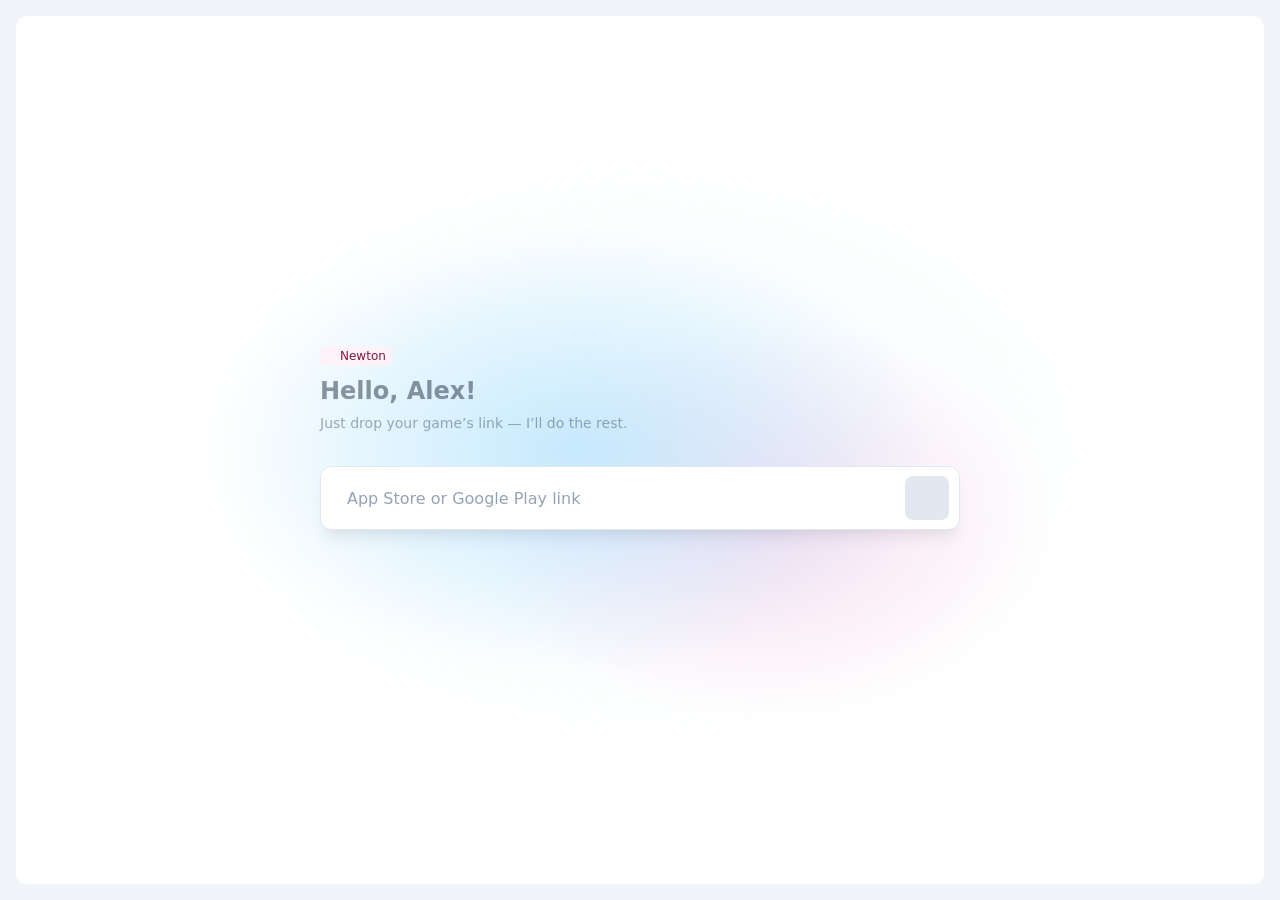
<file: index.html>
<!doctype html>
<html lang="en"><head><meta charset="utf-8"><title>Aghanim · AI-first dashboard prototype</title>
<meta name="robots" content="noindex, nofollow">
<meta property="og:type" content="website">
<meta property="og:title" content="Aghanim · AI-first dashboard prototype">
<meta property="og:description" content="Newton, the AI in the dashboard: onboarding, Home, a Halloween event built in the chat, the hub builder. Best on a computer, 1280px and wider.">
<meta property="og:url" content="https://daria-km.github.io/aghanim-prototype/">
<meta property="og:image" content="https://daria-km.github.io/aghanim-prototype/preview.png">
<meta property="og:image:width" content="1440">
<meta property="og:image:height" content="756">
<meta name="twitter:card" content="summary_large_image">
<meta name="description" content="Newton, the AI in the dashboard: onboarding, Home, a Halloween event built in the chat, the hub builder. Best on a computer, 1280px and wider.">
<meta http-equiv="refresh" content="0; url=prototype/Onboarding.html#start"></head>
<body style="font-family: system-ui, sans-serif; padding: 40px">Opening the prototype… <a href="prototype/Onboarding.html#start">Click here if nothing happens</a>.</body></html>
</file>
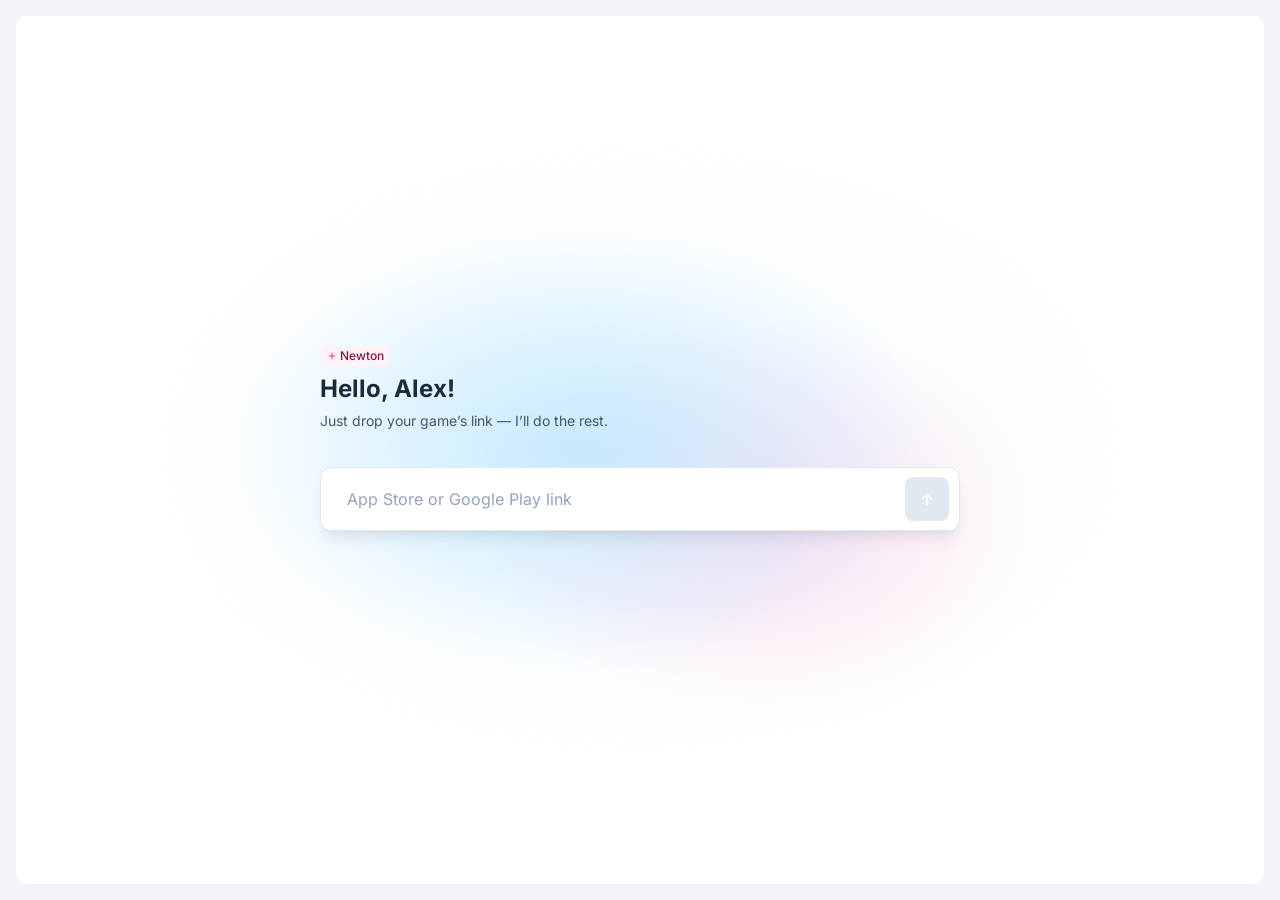
<file: prototype/index.html>
<!doctype html>
<html lang="en"><head><meta charset="utf-8">
<meta property="og:type" content="website">
<meta property="og:title" content="Aghanim · AI-first dashboard prototype">
<meta property="og:description" content="Newton, the AI in the dashboard: onboarding, Home, a Halloween event built in the chat, the hub builder. Best on a computer, 1280px and wider.">
<meta property="og:url" content="https://daria-km.github.io/aghanim-prototype/prototype/index.html">
<meta property="og:image" content="https://daria-km.github.io/aghanim-prototype/preview.png">
<meta property="og:image:width" content="1440">
<meta property="og:image:height" content="756">
<meta name="twitter:card" content="summary_large_image">
<meta name="description" content="Newton, the AI in the dashboard: onboarding, Home, a Halloween event built in the chat, the hub builder. Best on a computer, 1280px and wider.">
<script>(function(){try{var v='07c3906',k="aghanim-proto-build",had=localStorage.getItem("aghanim-proto-v1")||localStorage.getItem("aghanim-proto-chat");if(localStorage.getItem(k)!==v){localStorage.removeItem("aghanim-proto-v1");localStorage.removeItem("aghanim-proto-chat");localStorage.setItem(k,v);if(had&&!/Onboarding\.html/.test(location.pathname))location.replace("Onboarding.html#start");}}catch(e){}})();</script>

<meta name="robots" content="noindex, nofollow"><title>Aghanim · AI-first dashboard prototype</title>
<meta http-equiv="refresh" content="0; url=Onboarding.html#start"></head>
<body style="font-family: system-ui, sans-serif; padding: 40px">Opening the prototype… <a href="Onboarding.html#start">Click here if nothing happens</a>.<div class="release-narrow" role="note"><div><b>Open on a computer</b><span>This prototype is made for screens 1280px and wider.</span></div></div>
<style>.release-narrow{display:none}@media (max-width:1023px){.release-narrow{display:grid;position:fixed;inset:0;z-index:2147483000;place-items:center;padding:24px;background:var(--color-bg-secondary,#f1f5f9);text-align:center}.release-narrow>div{display:flex;flex-direction:column;gap:8px;max-width:320px}.release-narrow b{font:600 22px/28px var(--font-sans,system-ui);color:var(--color-text-primary,#000)}.release-narrow span{font:400 14px/20px var(--font-sans,system-ui);color:var(--color-text-secondary,#475569)}}</style>
</body></html>
</file>
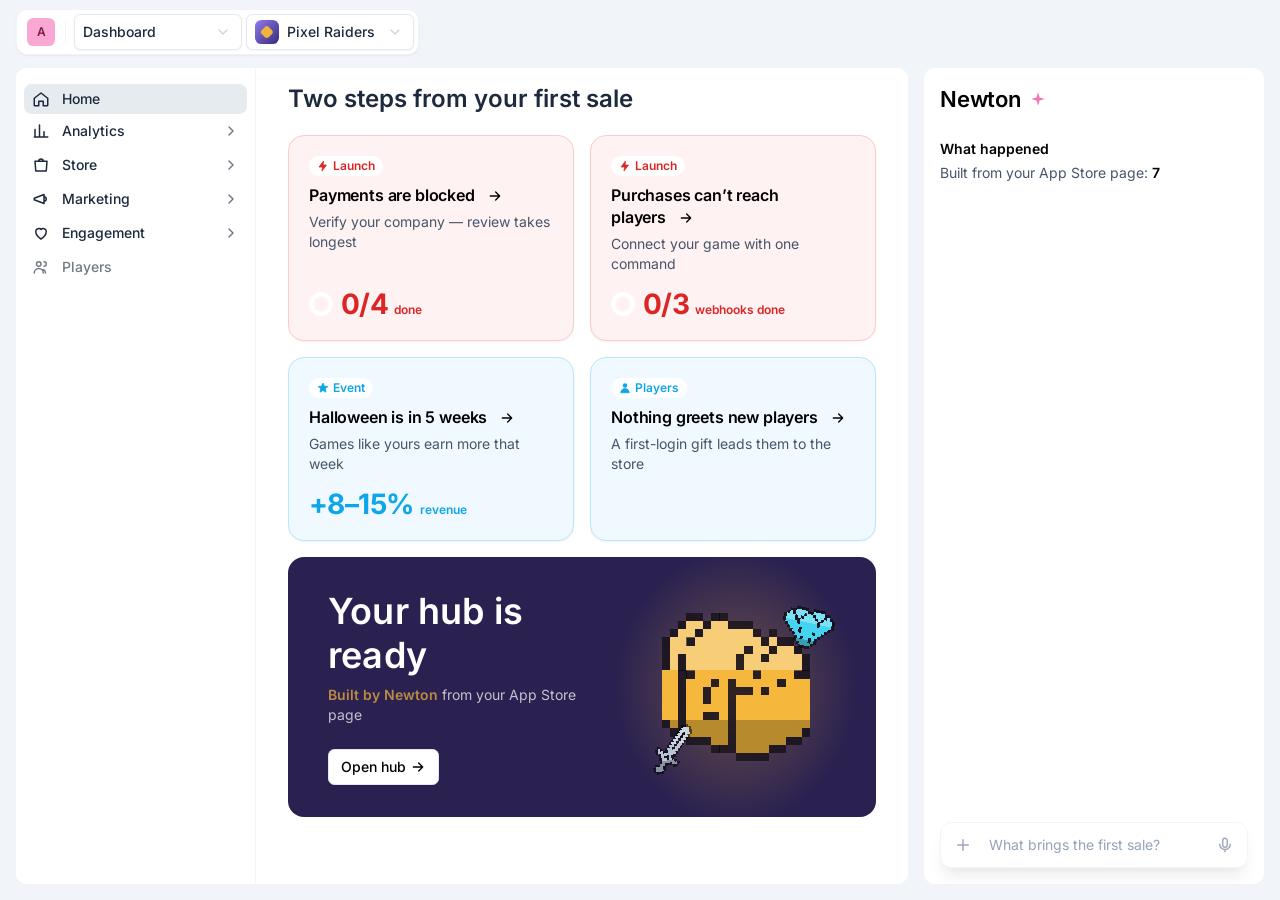
<file: prototype/Dashboard.html>
<!doctype html>
<html lang="en">
<head>
<meta charset="utf-8">
<meta property="og:type" content="website">
<meta property="og:title" content="Aghanim · AI-first dashboard prototype">
<meta property="og:description" content="Newton, the AI in the dashboard: onboarding, Home, a Halloween event built in the chat, the hub builder. Best on a computer, 1280px and wider.">
<meta property="og:url" content="https://daria-km.github.io/aghanim-prototype/prototype/Dashboard.html">
<meta property="og:image" content="https://daria-km.github.io/aghanim-prototype/preview.png">
<meta property="og:image:width" content="1440">
<meta property="og:image:height" content="756">
<meta name="twitter:card" content="summary_large_image">
<meta name="description" content="Newton, the AI in the dashboard: onboarding, Home, a Halloween event built in the chat, the hub builder. Best on a computer, 1280px and wider.">
<script>(function(){try{var v='07c3906',k="aghanim-proto-build",had=localStorage.getItem("aghanim-proto-v1")||localStorage.getItem("aghanim-proto-chat");if(localStorage.getItem(k)!==v){localStorage.removeItem("aghanim-proto-v1");localStorage.removeItem("aghanim-proto-chat");localStorage.setItem(k,v);if(had&&!/Onboarding\.html/.test(location.pathname))location.replace("Onboarding.html#start");}}catch(e){}})();</script>

<meta name="robots" content="noindex, nofollow">
<meta name="viewport" content="width=device-width, initial-scale=1">
<title>Aghanim · Dashboard</title>
<link rel="stylesheet" href="../aghanim-ui/tokens.css?v=07c3906">
<link rel="stylesheet" href="../aghanim-ui/components.css?v=07c3906">
<link rel="stylesheet" href="app/app.css?v=07c3906">
<link rel="stylesheet" href="app/chat.css?v=07c3906">
<link rel="stylesheet" href="app/dark-primary.css?v=07c3906"><!-- trying dark primary buttons (Daria, 27.09); remove this line to go back to blue -->
<link href="https://fonts.googleapis.com/css2?family=Unbounded:wght@500;600&family=Rubik:wght@500;700&family=Space+Grotesk:wght@500;700&family=Cinzel:wght@700&family=Orbitron:wght@700&family=Pixelify+Sans:wght@600&family=Fredoka:wght@600&family=Russo+One&family=Bungee&family=Luckiest+Guy&family=Baloo+2:wght@800&family=Grenze+Gotisch:wght@700&family=Silkscreen:wght@700&family=Caveat+Brush&display=swap" rel="stylesheet">   <!-- the hub's fonts: the event cards in the chat are drawn in the hub's look -->
<style>
/* on the cards' grid (Daria, 28.09): the funnel takes two card columns, Latest the third — edges line up, heights match */
.two-col { display: grid; grid-template-columns: repeat(3, minmax(0, 1fr)); gap: 16px; align-items: stretch; }
.two-col > :first-child { grid-column: span 2; }
.col { display: flex; flex-direction: column; gap: 16px; }
.metrics { display: grid; grid-template-columns: repeat(4, minmax(0, 1fr)); gap: 16px; }
.metric { display: flex; flex-direction: column; gap: 4px; }
.metric b { font: 700 28px/32px var(--font-sans); color: var(--color-text-primary); }
.metric b.ok { font-size: 16px; color: var(--color-text-success-primary); }
.metric span { font: 400 12px/16px var(--font-sans); color: var(--color-text-tertiary); }
.metric b.bad { font-size: 16px; color: var(--color-text-error-primary); }
.metric .up { color: var(--color-text-success-primary); font-weight: 600; }
/* the way to a purchase: horizontal bars, one hue, 4px rounded ends from the left baseline */
.flow { display: flex; flex-direction: column; gap: 16px; }
.flow__rows { display: flex; flex-direction: column; gap: 12px; }
.flow__row { display: grid; grid-template-columns: 112px minmax(0, 1fr) 84px; align-items: center; gap: 12px; }
.flow__label { font: 500 14px/20px var(--font-sans); color: var(--color-text-secondary); }
.flow__track { height: 20px; border-radius: 4px; background: var(--color-fg-secondary); overflow: hidden; }
.flow__track i { display: block; height: 100%; border-radius: 0 4px 4px 0; background: var(--color-fg-brand-primary); }
.flow__val { display: flex; align-items: baseline; justify-content: flex-end; gap: 6px; }
.flow__val b { font: 600 16px/22px var(--font-sans); color: var(--color-text-primary); }
.flow__val small { min-width: 30px; text-align: right; font: 400 12px/16px var(--font-sans); color: var(--color-text-tertiary); }
.flow__row:hover .flow__track i { background: var(--color-fg-brand-primary-hover); }
.metric .text-caption-md { color: var(--color-text-secondary); }
.funnel { display: grid; grid-template-columns: repeat(4, minmax(0, 1fr)); gap: 12px; align-items: end; }
.funnel__col { display: flex; flex-direction: column; gap: 6px; }
.funnel__bar { height: 120px; display: flex; align-items: flex-end; border-radius: var(--radius-md); background: var(--color-fg-secondary); overflow: hidden; }
.funnel__bar i { display: block; width: 100%; background: var(--color-fg-brand-primary); border-radius: var(--radius-md) var(--radius-md) 0 0; }
.funnel__col.is-gap .funnel__bar i { background: var(--color-fg-warning-solid); }
.funnel__col b { font: 700 28px/32px var(--font-sans); }
.funnel__col span { font: 500 14px/20px var(--font-sans); color: var(--color-text-secondary); }
.funnel__col small { font: 400 12px/16px var(--font-sans); color: var(--color-text-tertiary); }
.funnel__col.is-gap small { color: var(--color-text-warning-solid); }
.thumb { width: 36px; height: 36px; border-radius: var(--radius-md); flex-shrink: 0; display: grid; place-items: center; background: #2A2150; } /* item art = the hub's look (AG.skin), game colours */
.thumb > svg { width: 72%; height: auto; }
.thumb--none { background: var(--color-fg-secondary); border: 1px dashed var(--color-border-primary); font: 500 8px/10px var(--font-sans); color: var(--color-text-tertiary); text-align: center; }
.sku { font: 500 12px/16px var(--font-mono); color: var(--color-text-secondary); }
/* sized by the page's own width (container), not the window: the Newton panel takes its share of it */
@container page (max-width: 900px) { .two-col { grid-template-columns: 1fr; } .two-col > :first-child { grid-column: auto; } }
@container page (max-width: 760px) { .metrics { grid-template-columns: repeat(2, minmax(0, 1fr)); } }
@container page (max-width: 520px) { .funnel { grid-template-columns: repeat(2, minmax(0, 1fr)); } }
/* a row Newton just added from the chat: it lights up once, so the eye finds it (handoff 6.10) */
tr.is-new td, .is-new > td { animation: nw-new 2.6s ease-out, magic-in .9s ease-out; }   /* + the magic (app.js AG.magic) */
@keyframes nw-new { 0%, 35% { background: var(--color-fg-brand-tertiary); } 100% { background: transparent; } }
@media (prefers-reduced-motion: reduce) { tr.is-new td { animation: none; background: var(--color-fg-brand-tertiary); } }
.ev-title { display: flex; align-items: baseline; gap: 8px; font: 600 16px/22px var(--font-sans); color: var(--color-text-primary); }
.updates { display: flex; flex-direction: column; gap: 4px; }
.updates .section-title { margin-bottom: 6px; }
.updates__row { display: flex; align-items: center; gap: 12px; padding: 8px 0; border-top: 1px solid var(--color-border-secondary); }
.updates__dot { width: 8px; height: 8px; flex-shrink: 0; border-radius: 9999px; }
.updates__dot--success { background: var(--color-fg-success-solid); }
.updates__dot--brand { background: var(--color-fg-brand-primary); }
.updates__txt { flex: 1; min-width: 0; display: flex; flex-direction: column; }
.updates__txt b { font: 500 14px/20px var(--font-sans); color: var(--color-text-primary); }
.updates__txt span { font: 400 12px/16px var(--font-sans); color: var(--color-text-tertiary); }
.updates__when { font: 400 12px/16px var(--font-sans); color: var(--color-text-tertiary); white-space: nowrap; }
.page-none { font: 400 14px/20px var(--font-sans); color: var(--color-text-tertiary); }
/* an empty section is never blank (Daria, 27.09): the table as it will be — real columns, kit skeleton rows —
   and over it how to add the first one and what will be kept here */
.skel { position: relative; }
.skel .ag-skeleton { height: 12px; animation: none; }
.skel tbody td { height: 52px; }
.skel__note { margin: -8px 0 0; font: 400 14px/20px var(--font-sans); color: var(--color-text-tertiary); }
.skel__note b { font-weight: 600; color: var(--color-text-secondary); }
.page-none b { font-weight: 600; color: var(--color-text-secondary); }
.ev-title span { font: 400 14px/20px var(--font-sans); color: var(--color-text-tertiary); }
</style>
</head>
<body>
<div class="app app--fixed">
  <header class="app__header" id="app-header"></header>
  <div class="app__body">
    <nav class="ag-sidebar app__side" aria-label="Dashboard" id="side"></nav>
    <main class="app__main" data-magic-host><div class="page" id="page"></div></main>
    <aside class="app__chat" id="nw-chat" aria-label="Newton"></aside>
  </div>
</div>

<script src="app/app.js?v=07c3906"></script>
<script src="app/chat.js?v=07c3906"></script>
<script src="app/newton.js?v=07c3906"></script>
<script src="app/hub-icons.js?v=07c3906"></script>
<script src="app/hub-skin.js?v=07c3906"></script>
<script>
(() => {
  const { $, $$, icon, nwIcon, nwLabel } = AG;
  AG.mountHeader('dashboard');

  /* ---------- sidebar (shared component, app.js) ---------- */
  const route = () => location.hash.slice(1) || 'home';
  AG.mountSidebar('dashboard', () => { const n = (AG.state.drafts['marketing-campaigns'] || []).length; return n ? { 'marketing-campaigns': n } : {}; });   // Newton's drafts waiting in Campaigns

  /* ---------- action cards: what to do (app/newton.js holds them and their tasks) ----------
     One size for all, so a row never jumps. Click → the task in the chat; done → the card leaves. */
  function ctaGrid(r) {
    const list = AG.newton.cards(r);
    if (!list.length) return '';
    /* a signal (Daria, 27.09): the title (a lightning bolt when it's broken), one supporting line, and at the bottom the
       number where there is one, the arrow on the right. Three levels: broken / tolerable / advice (app/newton.js). */
    const LV = { 1: 'Broken', 2: 'Needs a look', 3: 'Advice' };
    return `<section class="cta-grid${list.length === 4 ? ' cta-grid--4' : ''}" aria-label="Ready for you">${list.map((c) => `<article class="cta cta--lv${c.lv || 3}" data-task="${c.id}" tabindex="0" role="button" aria-label="${LV[c.lv || 3]}: ${c.title}. ${c.cta}">
        <div class="cta__head">${c.type ? `<span class="cta__type">${icon(c.lv === 1 ? 'bolt' : AG.TYPE_ICON[c.type] || 'bolt', 'cta__bolt')}${c.type}</span>` : ''}<div class="cta__trow"><b class="cta__title">${String(c.title).replace(/(\S+)$/, `<span class="cta__end">$1${icon('arrow', 'cta__arrow')}</span>`)}</b></div></div>
        ${c.sub ? `<p class="cta__sub">${String(c.sub).replace(/\.$/, '')}</p>` : ''}
        ${c.sig ? `<div class="cta__foot"><span class="cta__num">${c.sig.bar != null ? `<span class="ag-ring cta__ring" style="--v:${c.sig.bar}" aria-hidden="true"></span>` : ''}<b>${c.sig.v}</b>${c.sig.u ? `<span>${c.sig.u}</span>` : ''}</span></div>` : ''}
      </article>`).join('')}</section>`;
  }

  /* ---------- Home ---------- */
  const ring = (v, total) => `<div class="ag-ring launch__ring" style="--v:${(v / total) * 100}"><span>${v}/${total}</span></div>`;

  function verifyCard() {
    const v = AG.state.verify;
    if (v.status === 'approved') return '';
    if (v.status === 'review') return `<article class="ag-card ag-card--raised launch">${ring(4, 4)}
      <div class="launch__body"><div class="launch__title"><h2 class="text-title-t5">Verify your company</h2><span class="ag-badge ag-badge--orange-tertiary ag-badge--sm">In review</span></div>
      <p class="text-paragraph-sm text-secondary">We'll email you if anything needs changes. Keep working in the meantime.</p></div>
      <button class="ag-btn ag-btn--outline" data-a="verify">View status</button></article>`;
    return `<article class="ag-card ag-card--raised launch">${ring(v.step, AG.VERIFY_TOTAL)}
      <div class="launch__body"><div class="launch__title"><h2 class="text-title-t5">Verify your company</h2><span class="ag-badge ag-badge--blue-tertiary ag-badge--sm">Start here</span></div>
      <p class="text-paragraph-sm text-secondary">Review takes the longest, so start here. Unlocks publishing and payments.</p></div>
      <button class="ag-btn ag-btn--primary" data-a="verify">${v.step ? 'Continue' : 'Start'}</button></article>`;
  }
  // once the company is verified, finishing Connect is the main thing on Home — its button is the one blue one
  function connectCard() {
    const c = AG.state.connect;
    if (c >= AG.CONNECT_TOTAL) return '';
    const sub = c >= 3 ? 'Purchases reach the game. Two steps left so players find it.' : 'So purchases reach players, and players find your hub.';
    return `<article class="ag-card ag-card--raised launch">${ring(c, AG.CONNECT_TOTAL)}
      <div class="launch__body"><div class="launch__title"><h2 class="text-title-t5">Connect your game</h2></div>
      <p class="text-paragraph-sm text-secondary">${sub}</p></div>
      <button class="ag-btn ${AG.verified() ? 'ag-btn--primary' : 'ag-btn--outline'}" data-a="connect">${c ? 'Continue' : 'Set up'}</button></article>`;
  }
  /* the hub, big — the same block in every state; only what it says follows the state */
  function reviewBlock() {
    const live = AG.state.published, can = AG.canPublish();
    /* a promo banner (Daria, 28.09, after her reference): the heading, one line with the key words in the game's accent, our
       buttons — Publish first while there is one — and on the right the hub's own art in a soft glow. No laptop, no phone.
       One flat colour: the hub's card colour, its words in the hub's text colour. On a dark one the main button is the kit's
       white one and the second a quiet text button in the hub's text colour, so Publish still leads */
    const sk = AG.skin.current(), c = sk.c, dark = !c.light;
    const main = dark ? 'ag-btn--outline' : 'ag-btn--primary', second = dark ? 'ag-btn--tertiary review__ghost' : 'ag-btn--outline';
    const pub = !live && can;
    const [a1, a2, a3] = sk.w.hero || ['locked-chest', 'gems', 'two-coins'];
    return `<section class="review review--promo${dark ? ' review--dark' : ''}" style="--rv-bg:${c.light ? c.bg : c.surface};--rv-fg:${c.fg};--rv-accent:${c.primary};--rv-glow:${AG.skin.hexA(c.primary, .32)}" aria-labelledby="reviewTitle">
      <div class="review__info">
        <div class="review__head"><h2 class="review__title text-title-t1" id="reviewTitle">${live ? 'Your hub is live' : 'Your hub is ready'}</h2>
          <p>${live ? 'pixelraiders.aghanim.store' : '<em>Built by Newton</em> from your App Store page'}</p></div>
        <div class="review__actions">
          ${pub ? `<button class="ag-btn ${main} ag-btn--lg" data-a="publish">Publish</button>` : ''}
          <a class="ag-btn ${pub ? second : main} ag-btn--lg" href="Hub.html">Open hub</a>
        </div>
      </div>
      <div class="review__art" aria-hidden="true">
        <span class="review__art-main">${AG.skin.artSvg(a1, sk)}</span><span class="review__art-s1">${AG.skin.artSvg(a2, sk)}</span><span class="review__art-s2">${AG.skin.artSvg(a3, sk)}</span>
      </div>
      <!-- the laptop and the phone with the live hub, kept (Daria, 28.09: not in the banner):
           AG.hubPreview('desktop'), AG.hubPreview('phone') in .laptop / .phone -->
    </section>`;
  }
  /* what happened: a quiet list, not cards — the first purchase is news, not a task */
  function updates() {
    const h = AG.homeState(), v = AG.state.verify, fresh = v.approvedAt && Date.now() - v.approvedAt < 6 * 3600e3;
    const rows = [
      ...(h === 3 ? [['success', 'First purchase', 'Starter Pack · $4.99', 'Sep 8']] : []),
      ...(h >= 2 ? [['brand', 'Hub published', 'pixelraiders.aghanim.store', h === 3 ? 'Sep 7' : 'Today']] : []),
      ...(AG.verified() ? [['brand', 'Company verified', 'Payments and publishing are on', fresh ? 'Just now' : h === 3 ? 'Sep 5' : 'Yesterday']] : [])
    ];
    if (!rows.length) return '';
    return `<section class="ag-card updates" aria-labelledby="updTitle"><div class="section-title" id="updTitle">Latest</div>
      ${rows.map(([t, a, b, when]) => `<div class="updates__row"><span class="updates__dot updates__dot--${t}"></span>
        <span class="updates__txt"><b>${a}</b><span>${b}</span></span><span class="updates__when">${when}</span></div>`).join('')}</section>`;
  }
  const connectRow = () => (AG.state.connect < AG.CONNECT_TOTAL ? `<div class="launch-row">${connectCard()}</div>` : '');

  /* the heading of Home says where the business is, in one line (Daria, 27.09: "Hello, Daria" was said already, Newton has
     talked to her since; "your hub is ready" repeats the big block under it). Not the numbers — Newton gives those in the chat. */
  /* just the heading (Daria, 28.09): the line under it said again what the cards and Newton already say */
  const homeHead = (title) => `<div class="page__head"><div><h1 class="text-page-title">${title}</h1></div></div>`;   // the same size as every page (Daria, 28.09)
  function home1() {
    /* what stands between the hub and the first sale — and is yours to do (verification in review is waiting, not a step) */
    const review = AG.state.verify.status === 'review', toVerify = !AG.verified() && !review, toConnect = AG.state.connect < 3;
    const left = (toVerify ? 1 : 0) + (toConnect ? 1 : 0);
    const head = left === 2 ? homeHead('Two steps from your first sale', 'Verify the company and connect the game. The hub is already built.')
      : left === 1 ? homeHead('One step from your first sale', toConnect ? `Connect the game.${review ? ' Verification is in review.' : ' Then the hub can go live.'}` : 'Verify the company, and the hub can go live.')
      : review ? homeHead('Almost ready to go live', 'The game is connected. Publishing waits for verification — it’s in review.')
      : homeHead('Ready to go live', 'Everything that blocks publishing is done.');
    /* the launch (verify, connect) is a card like the others since 27.09 — verifyCard / connectCard are kept, not drawn */
    return `${head}
      ${ctaGrid('home')}
      ${updates()}
      ${reviewBlock()}`;   // Latest shows once something happened (the review came back — Daria, 28.09)
  }

  /* Home 2 and 3: finish the launch first (Connect on top), then what to do, then what's going on */
  /* Home 2 and 3 show one set (Daria, 28.09: first one set, then another, confuses): four big numbers with their change, then
     the way to a purchase as one chart — visited → logged in → opened an item → bought, each step's share of the one before.
     Before the first sale the money reads 0 and the chart shows where players stop. */
  const metric = ([l, v, sub, cls]) => `<div class="ag-card metric"><span class="text-caption-md">${l}</span><b${cls ? ` class="${cls}"` : ''}>${v}</b><span>${sub}</span></div>`;
  function metricsRow(h) {
    const linked = AG.state.connect >= 3;
    const integ = linked ? ['Integration', 'All good', 'Last webhook 2 min ago', 'ok'] : ['Integration', 'Not connected', 'Purchases can’t reach players', 'bad'];
    const rows = h === 3
      ? [['Revenue, 7 days', '$12,480', '<span class="up">↑ 18%</span> vs last week'], ['Paying players', '1,204', '<span class="up">↑ 96</span> this week'], ['Company USD Balance', '$9,870', 'Paid out monthly'], integ]
      : [['Revenue, 7 days', '$0', 'No sales yet'], ['Paying players', '0', 'No sales yet'], ['Company USD Balance', '$0', 'Paid out monthly'], integ];
    return `<div class="metrics">${rows.map(metric).join('')}</div>`;
  }
  /* the way to a purchase: one series, one hue, horizontal bars on a common scale (the first step = the full track);
     the numbers in text ink beside them, the share of the step before as a quiet note; a tooltip per row */
  function funnelCard(h) {
    const steps = h === 3 ? [['Visited the hub', 9640], ['Logged in', 5210], ['Opened an item', 2980], ['Bought', 1204]]
      : [['Visited the hub', 312], ['Logged in', 128], ['Opened an item', 57], ['Bought', 0]];
    const top = steps[0][1], fmt = (n) => n.toLocaleString('en-US');
    const drops = steps.map(([, v], i) => (i ? 1 - v / steps[i - 1][1] : 0)), worst = drops.indexOf(Math.max(...drops.slice(1, h === 3 ? 4 : 3)));
    return `<section class="ag-card flow" aria-labelledby="flowTitle">
      <div class="section-title" id="flowTitle">On the way to a purchase <span>${h === 3 ? 'Last 7 days' : 'Last 24 hours'}</span></div>
      <div class="flow__rows">${steps.map(([l, v], i) => {
        const share = i ? Math.round(v / steps[i - 1][1] * 100) : 100;
        const note = i === 0 ? 'everyone who came' : v === 0 ? 'waiting for the first one' : `${share}% of the step before${i === worst ? ' · the biggest drop' : ''}`;
        return `<div class="flow__row" data-hint="${l}: ${fmt(v)} · ${note}"><span class="flow__label">${l}</span>
          <span class="flow__track"><i style="width:${Math.max(v ? 1.5 : 0, v / top * 100)}%"></i></span>
          <span class="flow__val"><b>${fmt(v)}</b><small>${i ? (v ? `${share}%` : '—') : ''}</small></span></div>`;
      }).join('')}</div>
    </section>`;
  }
  function home2() {
    return `${homeHead('Waiting for the first purchase')}
      ${metricsRow(2)}
      ${ctaGrid('home')}
      <div class="two-col">${funnelCard(2)}${updates()}</div>
      ${reviewBlock()}`;
  }
  // the funnel card (hidden since 28.09, kept to bring back)
  //     return `${homeHead('Live — waiting for the first purchase', 'Players are coming in. Help them get from the hub to the store.')}
  //       ${ctaGrid('home')}
  //       <div class="two-col">
  //         <section class="ag-card" style="display:flex;flex-direction:column;gap:16px">
  //           <div class="section-title">Players on the way to a purchase <span>Last 24 hours · live</span></div>
  //           <div class="funnel">${funnel.map((f) => `<div class="funnel__col${f[4] ? ' is-gap' : ''}"><div class="funnel__bar"><i style="height:${f[2]}%"></i></div><b>${f[0]}</b><span>${f[1]}</span><small>${f[3]}</small></div>`).join('')}</div>
  //         </section>
  //         ${updates()}
  //       </div>
  //
  function home3() {
    return `${homeHead('A good week for Pixel Raiders')}
      ${metricsRow(3)}
      ${ctaGrid('home')}
      <div class="two-col">${funnelCard(3)}${updates()}</div>
      ${reviewBlock()}`;
  }



  /* ---------- Store · Items ---------- */
  const storeUI = { filter: 'all' };
  function store() {
    const s = AG.state;
    const noImg = AG.items.filter((it) => !AG.hasImage(it));
    /* your own drafts count and filter like the rest (QA 28.09: a new unlinked item wasn't in "Not linked") */
    const all = (AG.state.drafts.store || []).slice().reverse();
    const unlinked = AG.items.filter((it) => !it.sku).concat(all.filter((d) => !d.sku));
    const rows = AG.items.filter((it) => storeUI.filter === 'all' || (storeUI.filter === 'img' ? !AG.hasImage(it) : !it.sku));
    const mine = all.filter((d) => storeUI.filter === 'all' || (storeUI.filter === 'sku' && !d.sku));
    return `${head('Items', 'Everything players can buy on your hub.')}
      ${ctaGrid('store')}
      <div class="filters">${[['all', 'All'], ...(noImg.length ? [['img', `No image · ${noImg.length}`]] : []), ...(unlinked.length ? [['sku', `Not linked · ${unlinked.length}`]] : [])].map((f) => `<button class="filter${storeUI.filter === f[0] ? ' is-active' : ''}" data-a="f-${f[0]}">${f[1]}</button>`).join('')}</div>
      <div class="table-card"><table class="ag-table"><thead><tr><th>Item</th><th>Price</th><th>Linked to</th><th>Status</th><th>Made by</th></tr></thead><tbody>
        ${mine.map((d) => `<tr class="${AG.newton.fresh('draft:store:' + d.title) ? 'is-new' : ''}"><td>${ent(d.title, d.sub)}</td><td>${d.cols[0]}</td>
          <td>${d.sku ? `<span class="sku">${d.sku}</span>` : notLinkedBadge}</td><td>${draftSt()}</td><td>${d.by ? byYou : nwMark()}</td></tr>`).join('')}
        ${rows.map((it) => `<tr class="is-click ${lit(...(it.art ? [] : ['images']), ...(it.id === 'chest' ? ['goldChest', 'allLinked'] : ['vault', 'legend', 'xp'].includes(it.id) ? ['allLinked'] : []))}${AG.newton.fresh('item:' + it.id) ? ' is-new' : ''}" data-item="${it.id}" tabindex="0">
          <td><div class="ag-entity">${AG.hasImage(it) ? AG.skin.thumb(it.name, it.sub) : '<span class="thumb thumb--none">no image</span>'}<div><div class="ag-entity__title">${it.name}</div><div class="ag-entity__sub">${it.sub}</div></div></div></td>
          <td>${it.price}</td>
          <td>${it.sku ? `<span class="sku">${it.sku}</span>` : '<span class="ag-badge ag-badge--orange-tertiary ag-badge--sm">Not linked</span>'}</td>
          <td>${s.published ? '<span class="ag-badge ag-badge--green-tertiary ag-badge--sm">Published</span>' : '<span class="ag-badge ag-badge--gray-secondary ag-badge--sm">Draft</span>'}</td>
          <td>${AG.byNewton(it.id) ? nwMark() : byYou}</td></tr>`).join('')}
      </tbody></table></div>
      <span class="ag-hint">Showing ${rows.length} of ${storeUI.filter === 'all' ? 18 : rows.length}.</span>`;
  }

  /* ---------- sections right after hub generation, before the person changes anything ---------- */
  // Handoff 6.5–6.6: platform mechanics and guesses about the game economy are created at once
  // (Newton mark); where there is nothing to generate from, Newton offers 2–3 starts; data pages stay
  // honestly empty until players come. Since 26.09 (6.10) the page shows only content — everything
  // Newton says about it (what to fix, ready starts, what's left before data comes) is in the chat.
  let pageKind = 'list';   // 'empty' — no rows on the page yet: while Newton does a task here, he takes nearly the whole screen
  const status = () => (AG.state.published ? '<span class="ag-badge ag-badge--green-tertiary ag-badge--sm">Published</span>' : '<span class="ag-badge ag-badge--gray-secondary ag-badge--sm">Draft</span>');
  const draftSt = () => '<span class="ag-badge ag-badge--gray-secondary ag-badge--sm">Draft</span>';
  const notLinkedBadge = '<span class="ag-badge ag-badge--orange-tertiary ag-badge--sm">Not linked</span>';
  /* a row a task in the chat just changed (Gold Chest linked, day 7 upgraded…) lights up with the magic, like a new one */
  const lit = (...keys) => (keys.some((k) => AG.newton.fresh('apply:' + k)) ? 'is-new' : '');
  const mark = (row, ...keys) => Object.assign(row, { cls: lit(...keys) });
  // only Gold Chest is unlinked in the data; once linked from the chat, the badge goes everywhere
  const nl = () => (AG.state.applied.goldChest ? '' : notLinkedBadge);
  const ent = (title, sub) => `<div class="ag-entity">${AG.skin.thumb(title, sub)}<div><div class="ag-entity__title">${title}</div><div class="ag-entity__sub">${sub}</div></div></div>`;
  const two = (title, sub) => `<div><div class="ag-entity__title">${title}</div><div class="ag-entity__sub">${sub}</div></div>`;
  /* making one by hand, without Newton (brief: the usual controls stay): the same item form, empty; it lands as a draft, without Newton's mark */
  const ADD = { store: ['Add item', 'New item'], 'store-bundles': ['Add bundle', 'New bundle'], 'store-offers': ['Add offer', 'New offer'] };
  const addBtn = () => (ADD[route()] ? `<button class="ag-btn ag-btn--primary" data-a="add">${icon('plus')}${ADD[route()][0]}</button>` : '');
  const head = (title) => `<div class="page__head"><div><h1 class="text-page-title">${title}</h1></div>${addBtn()}</div>`;   // no supporting line under the heading (Daria, 28.09)
  const byYou = '';   // made by hand: no mark — only Newton's work is marked (Daria, 27.09)
  const nwMark = () => AG.nwLabel();   // the spark and "Newton" (Daria, 28.09: the spark alone didn't say whose it was)
  // a row may carry its own status and class (rows Newton just added from the chat: r.st, r.cls)
  const table = (cols, rows, st = status) => `<div class="table-card"><table class="ag-table"><thead><tr>${cols.map((c) => `<th>${c}</th>`).join('')}</tr></thead><tbody>
    ${rows.map((r) => `<tr class="${r.cls || ''}">${r.map((c) => `<td>${c}</td>`).join('')}<td>${(r.st || st)()}</td><td>${r.by ? byYou : nwMark()}</td></tr>`).join('')}</tbody></table></div>`;
  // quiet line under the cards when a section has nothing yet; the big box only if there are no cards either
  const nothing = (title, text) => `<p class="page-none"><b>${title}.</b> ${text}</p>`;
  const empty = (title, text) => `<div class="ag-empty"><div><p class="ag-empty__title">${title}</p><p class="ag-empty__text">${text}</p></div></div>`;
  /* the empty table, drawn as it will be: its columns, four skeleton rows, and the note — how to add, what it keeps */
  const skel = (cols, title, how, keeps) => `<div class="table-card skel"><table class="ag-table"><thead><tr>${cols.map((c) => `<th>${c}</th>`).join('')}</tr></thead><tbody>
    ${[0, 1, 2, 3].map((i) => `<tr>${cols.map((c, j) => `<td><div class="ag-skeleton" style="width:${[72, 56, 64, 44][(i + j) % 4]}%"></div></td>`).join('')}</tr>`).join('')}</tbody></table>
    </div><p class="skel__note"><b>${title}.</b> ${how}</p>`;   // under the table, left, one quiet line (Daria, 28.09: not a sticker over it)
  // created at once: the table ends with Status and Made by
  const made = ({ title, lead, cols, rows, extra = '' }) => head(title, lead) + ctaGrid(route()) + extra + table([...cols, 'Status', 'Made by'], rows);

  /* ---------- the event Newton builds in the chat (handoff 6.10): its pieces land in their sections ---------- */
  const EV = () => AG.newton.event || {};
  const evStatus = () => (EV().scheduled ? '<span class="ag-badge ag-badge--blue-tertiary ag-badge--sm">Scheduled · Oct 25</span>' : draftSt());
  const evRow = (cells, key) => Object.assign(cells, { st: evStatus, cls: AG.newton.fresh(key) ? 'is-new' : '' });
  const hwTag = '<span class="ag-badge ag-badge--orange-tertiary ag-badge--sm">Halloween</span>';
  const evBundle = () => (EV().bundle ? [evRow([ent(`${EV().bundle.title} ${hwTag}`, EV().bundle.contents), EV().bundle.price], 'bundle')] : []);
  const evRewards = () => (EV().rewards ? `<div class="ev-title">Halloween · ${AG.newton.DATES}<span>Replaces the regular cycle for 7 days</span></div>`
    + table(['Day', 'Reward', 'Status', 'Made by'], EV().rewards.days.map((d, i) => evRow([String(i + 1), d], 'rewards')), evStatus)
    + '<div class="ev-title">Regular cycle</div>' : '');
  const evPush = () => (EV().push ? [evRow([two(`${EV().push.title} ${hwTag}`, `Push · ${EV().push.who}`), EV().push.when], 'push')] : []);

  /* nothing to generate from: the starts are Newton's card in the chat; a draft made from one lands here */
  // drafts made from Newton's tasks and starts, newest first, lit up for a moment when just added
  const draftRows = (r, first = two) => (AG.state.drafts[r] || []).slice().reverse().map((d) => Object.assign([first(d.title, d.sub), ...(d.cols || [d.col])],
    { st: draftSt, cls: AG.newton.fresh('draft:' + r + ':' + d.title) ? 'is-new' : '', by: d.by }));
  const starts = ({ title, lead, none, keeps = 'it lands here as a draft.', extra = [] }) => {
    const r = route(), cols = AG.newton.STARTS[r].cols;
    const rows = [...extra, ...draftRows(r)];
    const grid = ctaGrid(r);
    if (!rows.length) { pageKind = 'empty'; return head(title, lead) + grid + skel([...cols, 'Status', 'Made by'], none, grid ? 'Pick one above or ask Newton.' : 'Ask Newton to make one.'); }
    return head(title, lead) + grid + table([...cols, 'Status', 'Made by'], rows, draftSt);
  };
  /* data pages wait for players: what is left before data comes is Newton's checklist in the chat */
  const waiting = ({ title, lead, none, text, cols, keeps }) => { const grid = ctaGrid(route()); pageKind = 'empty';
    return head(title, lead) + grid + (cols ? skel(cols, none, text, keeps) : grid ? nothing(none, text) : empty(none, text)); };

  function transactions() {
    const ok = '<span class="ag-badge ag-badge--green-tertiary ag-badge--sm">Paid</span>';
    const failed = '<span class="ag-badge ag-badge--orange-tertiary ag-badge--sm">Failed · card provider</span>';
    const rows = [['NightRaven', 'Gem Hoard', '$9.99', 'Today, 14:02', ok], ['Kira_07', 'Starter Pack', '$4.99', 'Today, 13:40', ok], ['MadGolem', 'Energy Refill', '$1.99', 'Today, 12:15', ok],
      ['PixelFox', 'Hero Pack', '$6.99', 'Yesterday, 19:31', ok], ['Luna_R', 'Gem Pack', '$9.99', 'Wed, 20:12', failed], ['Brick99', 'Gem Pack', '$9.99', 'Wed, 18:47', failed],
      ['Ozzy', 'Starter Pack', '$4.99', 'Wed, 17:05', failed], ['Raider_Max', 'Gold Chest', '$19.99', 'Wed, 11:20', ok]];
    return head('Transactions', 'Every purchase on your hub.') + `<div class="table-card"><table class="ag-table"><thead><tr><th>Player</th><th>Item</th><th>Amount</th><th>When</th><th>Status</th></tr></thead><tbody>
      ${rows.map((r) => `<tr>${r.map((c) => `<td>${c}</td>`).join('')}</tr>`).join('')}</tbody></table></div>
      <span class="ag-hint">Showing the latest 8 · 1,204 paying players this week.</span>`;
  }

  const SECTIONS = {
    /* Analytics */
    'analytics-reports': () => waiting({ title: 'Reports', lead: 'Detailed reports: everything that isn’t in the Home pulse.', none: 'No reports yet', text: 'They start with the first visits.' }),
    'analytics-transactions': () => (AG.homeState() === 3 ? transactions()
      : waiting({ title: 'Transactions', lead: 'Every purchase on your hub.', none: 'No purchases yet', text: 'They show up with the first purchase.',
        cols: ['Player', 'Item', 'Amount', 'When', 'Status'] })),
    /* Store: guesses about the game economy, created at once */
    'store-bundles': () => made({ title: 'Bundles', lead: 'Several items sold together for one price.',
      cols: ['Bundle', 'Price'],
      rows: [...evBundle(), ...draftRows('store-bundles', ent), [ent('Hero Starter Bundle', '800 gems · 3 hero shards · 100 energy'), '$7.99'], mark([ent('Raider Chest Bundle', '2 Gold Chests · 500 gems ' + nl()), '$24.99'], 'goldChest'), [ent('Energy Week', '7 Energy Refills'), '$9.99']] }),
    'store-offers': () => made({ title: 'Offers', lead: 'Special deals shown to players on your hub.',
      cols: ['Offer', 'Price', 'Shown to', 'Limit'],
      rows: [...draftRows('store-offers', ent), [ent('Starter Pack', '500 gems · 3 hero shards'), '$4.99', 'New players', 'Once per player'], [ent('Gem Hoard', '1,200 gems · 2 hero shards'), '$9.99', 'Everyone', 'No limit'],
        [ent('Energy Boost', '300 energy'), '$1.99', 'Everyone', 'Once a day'], [ent('Hero Pack', '5 hero shards'), '$6.99', 'Everyone', 'No limit'],
        [ent('Legendary Deal', '1 legendary hero shard · 500 gems'), '$19.99', 'Everyone', 'Once per player'], mark([ent('Chest Bargain', 'Gold Chest · 200 gems ' + nl()), '$14.99', 'Everyone', 'No limit'], 'goldChest')] }),
    'store-currencies': () => made({ title: 'Currencies', lead: 'Virtual currencies of your game, found in your App Store description.',
      cols: ['Currency', 'Linked to', 'Sold in'],
      rows: [[two('Gems', 'Premium currency'), '<span class="sku">gems</span>', 'Gem Pack, Gem Stack, Gem Vault'], [two('Energy', 'Spent to play'), '<span class="sku">energy</span>', 'Energy Refill']] }),
    /* Store: nothing to generate from */
    'store-promotions': () => starts({ title: 'Promotions', lead: 'Discounts and bonuses on your items for a limited time.', none: 'No promotions yet', keeps: 'it lands here as a draft, with when it runs.' }),
    'store-subscriptions': () => starts({ title: 'Subscriptions', lead: 'Monthly plans that give players something every day.', none: 'No subscriptions yet' }),
    'store-loot-boxes': () => starts({ title: 'Loot boxes', lead: 'Boxes with random rewards. Odds are shown to players.', none: 'No loot boxes yet' }),

    /* Marketing: nothing to generate from */
    'marketing-campaigns': () => starts({ title: 'Campaigns', lead: 'Emails, pushes and pop-ups that start on their own when something happens.', none: 'No campaigns yet', keeps: 'it lands here as a draft, with when it starts.',
      extra: [...evPush()] }),   // the win-back campaign lands here from its card on Home 3 (a draft, like the rest)
    'marketing-creators': () => starts({ title: 'Creators', lead: 'Streamers and bloggers who bring players to your hub. Program settings live on this page.', none: 'No creators yet' }),
    'marketing-codes': () => starts({ title: 'Codes', lead: 'Promo codes players enter on the hub for a discount, a bonus or a free item.', none: 'No codes yet', keeps: 'it lands here as a draft, with what it gives.' }),

    /* Engagement: platform mechanics, created at once */
    'engagement-daily-rewards': () => made({ title: 'Daily rewards', lead: 'A gift for every day a player comes back to the hub.',
      extra: evRewards(),
      cols: ['Day', 'Reward'],
      rows: [['1', '50 gems'], ['2', '100 energy'], ['3', '100 gems'], ['4', '1 hero shard'], ['5', '150 gems'], ['6', '200 energy'], mark(['7', AG.state.applied.day7 ? 'Legendary Shard' : AG.state.applied.day7gems ? '500 gems' : 'Gold Chest ' + nl()], 'day7', 'day7gems', 'goldChest')] }),
    'engagement-loyalty': () => made({ title: 'Loyalty program', lead: 'Players level up with every purchase on the hub and get rewards. $1 spent = 1 point.',
      cols: ['Level', 'Points', 'Reward'],
      rows: [['Bronze', '0', '—'], ['Silver', '20', '200 gems'], ['Gold', '50', '500 gems · 3 hero shards'], ['Platinum', '100', 'Legendary Shard'], ['Diamond', '250', 'Gem Vault']] }),
    'engagement-leaderboards': () => made({ title: 'Leaderboards', lead: 'Rankings that bring players back to the hub. Which ones the hub shows is set in Hub.',
      cols: ['Leaderboard', 'Period', 'Top rewards'],
      rows: [mark(['Most played last 7 days', 'Rolling 7 days', AG.state.applied.top3 ? 'Top 3: a prize · Top 10: 300 gems' : 'Top 10: 300 gems'], 'top3'), ['Most played overall', 'All time', '—']] }),
    'engagement-achievements': () => made({ title: 'Achievements', lead: 'Goals players reach on the hub. The Achievements page itself is in Hub.',
      cols: ['Achievement', 'How to get it', 'Reward'],
      rows: [mark(['First purchase', 'Buy anything on the hub', AG.state.applied.ach1 ? '200 gems' : '50 gems'], 'ach1'), ['Week streak', 'Claim daily rewards 7 days in a row', '100 gems'], ['Loyal raider', 'Reach Silver in the loyalty program', '1 hero shard'],
        ['Collector', 'Buy 5 different items', '150 gems'], ['Top 10', 'Finish in the top 10 of a weekly leaderboard', '300 gems']] }),
    /* Engagement: nothing to generate from */
    'engagement-daily-quiz': () => starts({ title: 'Daily quiz', lead: 'A short question a day with a small reward.', none: 'No quiz yet' }),

    /* Players */
    'players-segments': () => starts({ title: 'Segments', lead: 'Groups of players for offers and campaigns.', none: 'No segments yet' }),
    'players-profiles': () => waiting({ title: 'Profiles', lead: 'Every player who logged in to your hub.', none: 'No players yet', text: 'They show up after the first login.' }),
    'players-attributes': () => waiting({ title: 'Attributes', lead: 'Player data from your game: level, spend, country and so on.', none: 'No attributes yet', text: 'They come from your game once it’s connected.' })
  };

  /* ---------- Newton panel: one conversation across pages (app/newton.js on the chat engine) ----------
     Home and pages with content — moderate; an empty page — wide; while an event is built — wide. */
  const kind = () => (route() === 'home' || (!SECTIONS[route()] && route() !== 'store') ? 'home' : pageKind);
  // what Newton's messages can do to this page (filters and jumps he offers in the chat)
  function onPage(k) {
    if (k === 'f-sku' || k === 'goto-unlinked') { storeUI.filter = 'sku'; if (route() === 'store') render(); else location.hash = 'store'; }
  }

  /* ---------- render ---------- */
  function render() {
    if (AG.navOff(route())) { location.replace('#home'); return; }   // a section the prototype doesn't use (greyed in the menu)
    const r = route();
    pageKind = 'list';
    let html;
    if (r === 'store') html = store();
    else if (SECTIONS[r]) html = SECTIONS[r]();
    else html = [home1, home2, home3][AG.homeState() - 1]();
    AG.setKeepingPreviews($('#page'), html);   // the hub preview on Home stays loaded between redraws
    /* what Newton just put here shimmers once (Daria, 26.09): new drafts, the event's pieces, rows a task changed */
    const f = AG.state.flash;
    if (f && Date.now() - f.at < 6000) $$('#page tr.is-new').forEach((tr, i) => AG.meltIn(tr, { key: `flash:${f.at}:${i}` }));   // a new row settles out of a ripple (Daria, 28.09: not the dots)
  }
  window.addEventListener('hashchange', () => AG.swap(() => { render(); $('.app__main').scrollTop = 0; }, $('#page')));
  document.addEventListener('ag:change', render);

  $('#page').addEventListener('click', (e) => {
    const row = e.target.closest('[data-item]');
    if (row) { AG.newton.task('edit:' + row.dataset.item); return; }   // in the chat, not a side panel (Daria, 27.09; AG.openItem stays, unused)
    const t = e.target.closest('[data-task]');
    if (t) { AG.newton.task(t.dataset.task); return; }
    const a = e.target.closest('[data-a]'); if (!a) return;
    const k = a.dataset.a, s = AG.state;
    if (k === 'verify') AG.newton.task('verify');       // steps in the chat with Newton, not a window (Daria, 27.09)
    else if (k === 'connect') AG.newton.task('connect');
    else if (k === 'publish') { AG.save({ published: true }); AG.newton.published(); }
    else if (/^f-(all|img|sku)$/.test(k)) { storeUI.filter = k.slice(2); render(); }   // Items' filters (All / No image / Not linked)
    else if (k === 'purchase') AG.save({ purchase: true });
    else if (k === 'add') AG.newton.task('add:' + route());   // in the chat: Newton fills it in, you change it or "Decide for me" (Daria, 27.09)
    else if (k === 'add-by-hand') {   // the old side form, kept (not deleted) — nothing opens it now
      const r = route();
      AG.openItem({ id: 'new', title: ADD[r][1], name: '', price: '', sub: '', sku: '', onSave: (v) => {
        const d = { title: v.name, sub: v.sub, by: 'you', sku: v.sku, cols: r === 'store-offers' ? [v.price, 'Everyone', 'No limit'] : [v.price] };
        AG.save({ drafts: Object.assign({}, s.drafts, { [r]: [...(s.drafts[r] || []), d] }), flash: { key: 'draft:' + r + ':' + d.title, at: Date.now() } });
        AG.toast('Added as a draft');
      } });
    }
  });
  $('#page').addEventListener('keydown', (e) => {
    if (e.key !== 'Enter' && e.key !== ' ') return;
    const row = e.target.closest('[data-item]'); if (row) { e.preventDefault(); AG.newton.task('edit:' + row.dataset.item); return; }
    const t = e.target.matches('article[data-task]') && e.target; if (t) { e.preventDefault(); AG.newton.task(t.dataset.task); }
  });
  render();
  AG.newton.mount({ page: 'dashboard', route, kind, onPage });
})();
</script>
<div class="release-narrow" role="note"><div><b>Open on a computer</b><span>This prototype is made for screens 1280px and wider.</span></div></div>
<style>.release-narrow{display:none}@media (max-width:1023px){.release-narrow{display:grid;position:fixed;inset:0;z-index:2147483000;place-items:center;padding:24px;background:var(--color-bg-secondary,#f1f5f9);text-align:center}.release-narrow>div{display:flex;flex-direction:column;gap:8px;max-width:320px}.release-narrow b{font:600 22px/28px var(--font-sans,system-ui);color:var(--color-text-primary,#000)}.release-narrow span{font:400 14px/20px var(--font-sans,system-ui);color:var(--color-text-secondary,#475569)}}</style>
</body>
</html>
</file>
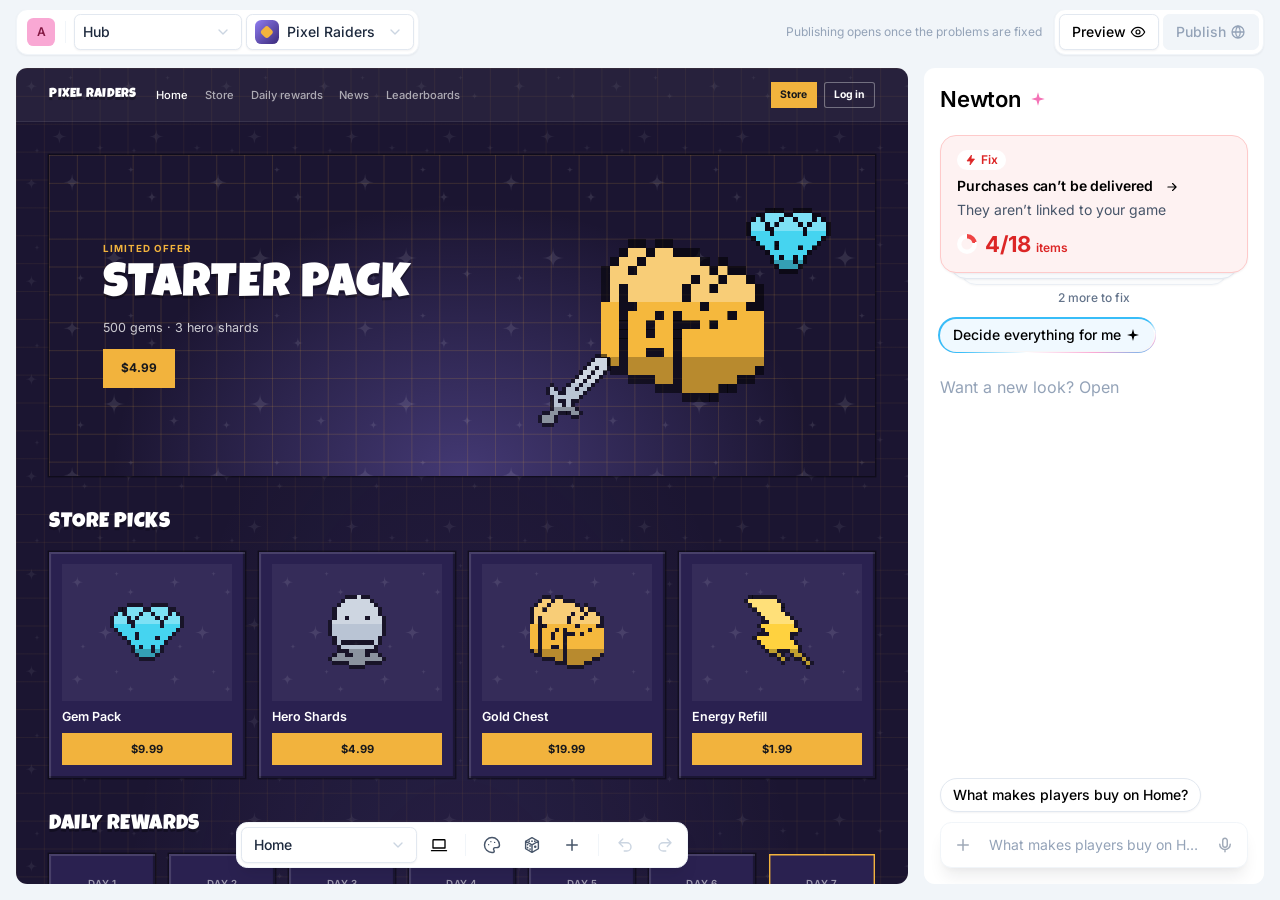
<file: prototype/Hub.html>
<!doctype html>
<html lang="en">
<head>
<meta charset="utf-8">
<meta property="og:type" content="website">
<meta property="og:title" content="Aghanim · AI-first dashboard prototype">
<meta property="og:description" content="Newton, the AI in the dashboard: onboarding, Home, a Halloween event built in the chat, the hub builder. Best on a computer, 1280px and wider.">
<meta property="og:url" content="https://daria-km.github.io/aghanim-prototype/prototype/Hub.html">
<meta property="og:image" content="https://daria-km.github.io/aghanim-prototype/preview.png">
<meta property="og:image:width" content="1440">
<meta property="og:image:height" content="756">
<meta name="twitter:card" content="summary_large_image">
<meta name="description" content="Newton, the AI in the dashboard: onboarding, Home, a Halloween event built in the chat, the hub builder. Best on a computer, 1280px and wider.">
<script>(function(){try{var v='07c3906',k="aghanim-proto-build",had=localStorage.getItem("aghanim-proto-v1")||localStorage.getItem("aghanim-proto-chat");if(localStorage.getItem(k)!==v){localStorage.removeItem("aghanim-proto-v1");localStorage.removeItem("aghanim-proto-chat");localStorage.setItem(k,v);if(had&&!/Onboarding\.html/.test(location.pathname))location.replace("Onboarding.html#start");}}catch(e){}})();</script>

<meta name="robots" content="noindex, nofollow">
<meta name="viewport" content="width=device-width, initial-scale=1">
<title>Aghanim · Hub</title>
<link rel="stylesheet" href="../aghanim-ui/tokens.css?v=07c3906">
<link rel="stylesheet" href="../aghanim-ui/components.css?v=07c3906">
<link rel="stylesheet" href="app/app.css?v=07c3906">
<link rel="stylesheet" href="app/chat.css?v=07c3906">
<link rel="stylesheet" href="app/dark-primary.css?v=07c3906"><!-- trying dark primary buttons (Daria, 27.09); remove this line to go back to blue -->
<link href="https://fonts.googleapis.com/css2?family=Unbounded:wght@500;600&family=Rubik:wght@500;700&family=Space+Grotesk:wght@500;700&family=Cinzel:wght@700&family=Orbitron:wght@700&family=Pixelify+Sans:wght@600&family=Fredoka:wght@600&family=Russo+One&family=Bungee&family=Luckiest+Guy&family=Baloo+2:wght@800&family=Grenze+Gotisch:wght@700&family=Silkscreen:wght@700&family=Caveat+Brush&display=swap" rel="stylesheet">
<style>
/* Hub has no left column any more (Daria, 26.09): the canvas takes the whole left window, the page and the device
   are picked from two small controls on top of it. */
.hub-center { position: relative; flex: 1; min-width: 0; display: flex; flex-direction: column; background: var(--color-bg-secondary); }   /* white: the gray is the backdrop behind the windows */
/* The hub fills the whole left window, no white margins (Daria, 26.09). Desktop is a real 1280px page scaled to the
   window's width — its proportions stay (Daria: it was stretching); Phone and Tablet are scaled up to the window's
   width (up to 1.5×) in the middle of a quiet grey field — Secondary Alt from the kit (Daria, 27.09). */
.canvas { position: relative; flex: 1; min-height: 0; overflow: auto; display: flex; flex-direction: column; }   /* relative: the field next to the element scrolls with the hub */
.canvas--framed { padding: 24px 24px 104px; }
#stage { flex: 1 0 auto; display: flex; flex-direction: column; }
/* page and device: a small floating bar at the bottom centre, over the hub (Readymag's toolbar as the reference) */
.hub-tools { position: absolute; bottom: 16px; left: 50%; transform: translateX(-50%); z-index: 25; display: flex; align-items: center; gap: 4px; padding: 4px;
  border-radius: var(--radius-xl); border: 1px solid var(--color-border-secondary); background: var(--color-fg-primary); box-shadow: var(--shadow-lg); }
.hub-tools .dd__menu { top: auto; bottom: calc(100% + 10px); }   /* the bar sits at the bottom: menus open upwards */
.hub-pick { height: 36px; min-width: 176px; padding: 0 10px 0 12px; gap: 8px; }
.hub-pick > span { flex: 1; }
.hub-dev { width: 36px; height: 36px; border-color: transparent; box-shadow: none; }
.hub-dev svg { width: 18px; height: 18px; }
/* Newton's quick actions live in the bar as icons (Daria, 26.09 — they came out of the chat): each has a tooltip,
   the one Newton recommends carries his gradient dot, a pressed one (Store first, Keep this one) is tinted */
.tool-sep { width: 1px; height: 22px; margin: 0 4px; background: var(--color-border-secondary); }
.tool { position: relative; width: 36px; height: 36px; flex-shrink: 0; display: grid; place-items: center; border: 0; border-radius: var(--radius-lg); background: none; color: var(--color-text-secondary); cursor: pointer; }
.tool svg { width: 18px; height: 18px; }
.tool:hover { background: var(--color-fg-primary-hover); color: var(--color-text-primary); }
.tool[aria-pressed="true"] { background: var(--color-fg-secondary-alt); color: var(--color-text-primary); }   /* pressed: the kit's grey, no blue in buttons (Daria, 27.09) */
.tool[aria-disabled="true"] { cursor: default; }
.tool[aria-disabled="true"]:not([aria-pressed="true"]) { color: var(--color-text-quarterary); background: none; }
.tool--ai { background: var(--ai-surface); }
.tool--ai .ai-ico { width: 18px; height: 18px; }
.tool--ai:hover { background: var(--ai-surface); filter: saturate(1.3); }
.tool--ai[aria-disabled="true"] { background: none; filter: none; }
.tool--ai[aria-disabled="true"] .ai-ico { color: var(--color-text-quarterary); }
.tool.is-rec::before { content: ""; position: absolute; top: 5px; right: 5px; width: 7px; height: 7px; border-radius: 9999px; background: var(--ai-border); box-shadow: 0 0 0 2px var(--color-fg-primary); }
/* what is selected: the block, or "Block › its cards" — the block name takes you back up */
.tool-part { position: relative; display: inline-flex; align-items: center; gap: 2px; height: 28px; padding: 0 2px 0 10px; border-radius: 9999px; background: var(--color-fg-brand-tertiary); color: var(--color-text-brand-solid); font: 500 14px/20px var(--font-sans); white-space: nowrap; }
.tool-part > button { position: relative; width: 24px; height: 24px; display: grid; place-items: center; border: 0; border-radius: 9999px; background: none; color: inherit; cursor: pointer; }
.tool-part > button:hover { background: var(--color-fg-primary); }
.tool-part svg { width: 12px; height: 12px; }
.tool-part .tool-up { position: relative; width: auto; height: auto; padding: 0; border: 0; background: none; font: inherit; color: var(--color-text-primary); cursor: pointer; }
.tool-part .tool-up:hover { text-decoration: underline; background: none; }
.tool-part .tool-crumb { margin: 0 4px; color: var(--color-text-tertiary); }
/* the tooltip — the kit's .ag-tooltip look, above the button (the bar sits at the bottom) */
.hub-tools [data-tip]::after { content: attr(data-tip); position: absolute; z-index: 50; left: 50%; bottom: calc(100% + 10px); transform: translateX(-50%);
  padding: 4px 8px; border-radius: var(--radius-md); background: #000000cc; color: var(--color-text-inverse); box-shadow: var(--shadow-md);   /* = .ag-tooltip */
  font: 500 12px/16px var(--font-sans); white-space: nowrap; pointer-events: none; opacity: 0; transition: opacity .12s ease; }
.hub-tools [data-tip]:hover::after, .hub-tools [data-tip]:focus-visible::after { opacity: 1; }
.hub-tools .dd:has(.dd__menu:not([hidden])) [data-tip]::after { display: none; }   /* no tooltip over an open menu */
/* the page picker: every page with a preview of it (Readymag's Pages as the reference) */
.pg-menu { width: 320px; max-height: min(560px, calc(100vh - 200px)); overflow: auto; }
.pg-item { display: flex; align-items: center; gap: 2px; border-radius: var(--radius-lg); }
.pg-item + .pg-item { margin-top: 2px; }
.pg-item:hover, .pg-item.is-cur { background: var(--color-fg-primary-alt); }
.pg-item__pick { flex: 1; min-width: 0; display: flex; align-items: center; gap: 12px; padding: 6px; border: 0; border-radius: var(--radius-lg); background: none; text-align: left; cursor: pointer; font: inherit; }
.pg-thumb { width: 112px; height: 70px; flex-shrink: 0; overflow: hidden; border-radius: var(--radius-md); border: 1px solid var(--color-border-secondary); background: var(--color-fg-secondary); pointer-events: none; }
.pg-thumb .hub-frame { border-radius: 0; box-shadow: none; }
.pg-item__txt { flex: 1; min-width: 0; display: flex; flex-direction: column; gap: 2px; }
.pg-item__txt b { display: flex; align-items: center; gap: 6px; font: 500 14px/20px var(--font-sans); color: var(--color-text-primary); }
.pg-item__txt span { font: 400 12px/16px var(--font-sans); color: var(--color-text-tertiary); }
.pg-item.is-hidden .pg-thumb { opacity: .4; }
.pg-item.is-hidden .pg-item__txt b { color: var(--color-text-tertiary); }
.pg-dot { width: 7px; height: 7px; border-radius: 9999px; background: var(--color-fg-warning-solid); }
.eye { width: 30px; height: 30px; flex-shrink: 0; margin-right: 4px; border: 0; border-radius: var(--radius-md); background: transparent; color: var(--color-text-tertiary); display: grid; place-items: center; cursor: pointer; }
.eye:hover { background: var(--color-fg-primary); color: var(--color-text-primary); }
.eye svg { width: 16px; height: 16px; }
.dev-menu { width: 220px; }
/* Styles: the tags from onboarding (Daria, 26.09) — the same set and colours; tap one and the look follows */
.sty-menu { width: 380px; padding: 12px; left: 50%; transform: translateX(-50%); }   /* centred over its button, so it stays inside the canvas */
/* kit rules for a menu: group names — section label (10/15 caps), everything else — 14px medium; one left edge for all */
.sty-menu .text-section-label { padding: 0 0 8px; }
.sty-menu__sep { margin: 12px 0; border: 0; border-top: 1px solid var(--color-border-secondary); }
.sty-menu .tagcloud { justify-content: flex-start; gap: 6px; padding: 0; }
.sty-menu .tag, .sty-menu .tag.is-on { height: 32px; padding: 0 12px; font: 500 14px/20px var(--font-sans); }
.sty-menu__foot { margin-top: 12px; padding-top: 12px; border-top: 1px solid var(--color-border-secondary); }
/* next to what's selected: a small field to say what to change, the dice and the lock (Daria, 26.09) */
.ctx { position: absolute; z-index: 24; display: flex; align-items: center; gap: 2px; padding: 4px; width: 340px; border-radius: var(--radius-xl);
  border: 1px solid var(--color-border-secondary); background: var(--color-fg-primary); box-shadow: var(--shadow-lg); }
.ctx form { flex: 1; min-width: 0; display: flex; align-items: center; gap: 6px; padding-left: 8px; }
.ctx form .ai-ico { width: 14px; height: 14px; flex-shrink: 0; }
.ctx input { flex: 1; min-width: 0; height: 32px; border: 0; outline: none; background: none; font: 400 14px/20px var(--font-sans); color: var(--color-text-primary); }
.ctx input::placeholder { color: var(--color-text-tertiary); }
/* the field: ready asks under it, one tap each (Daria, 28.09) */
.ctx { flex-wrap: wrap; }
.ctx__asks { flex-basis: 100%; display: flex; flex-wrap: wrap; gap: 6px; padding: 4px 4px 4px 8px; border-top: 1px solid var(--color-border-secondary); margin-top: 2px; }
.ctx__ask { height: 26px; padding: 0 10px; border-radius: 9999px; border: 1px solid var(--color-border-primary); background: var(--color-fg-primary); cursor: pointer;
  font: 500 12px/16px var(--font-sans); color: var(--color-text-primary); transition: background .12s, border-color .12s; }
.ctx__ask:hover { background: var(--color-fg-primary-hover); border-color: var(--color-fg-pink-secondary); }
.ctx.is-miss input::placeholder { color: var(--color-text-warning-solid); }
.ctx.is-miss { animation: ctx-miss .3s ease; }
@keyframes ctx-miss { 25% { transform: translateX(-3px); } 75% { transform: translateX(3px); } }
.ctx .tool { width: 32px; height: 32px; }
.ctx input:disabled { background: none; }
.ctx .tool[aria-disabled="true"] { color: var(--color-text-quarterary); cursor: default; background: none; }
/* + on Home: the blocks that aren't on the page, each with a preview in the hub's current look */
.add-menu { width: 340px; max-height: min(560px, calc(100vh - 200px)); overflow: auto; left: 50%; transform: translateX(-50%); }   /* centred over +, like Styles */
.add-menu .pg-thumb { height: 64px; }
.add-head { display: flex; align-items: center; gap: 8px; padding-right: 2px; }
.add-head .text-section-label { flex: 1; }
.add-rec { display: inline-flex; align-items: center; gap: 3px; margin-left: 8px; font: 500 12px/16px var(--font-sans); color: var(--ai-accent); vertical-align: 1px; }
.add-rec .ai-ico { width: 12px; height: 12px; }
/* a page with everything that sells: said as good news, not "nothing left" (Daria, 27.09) */
.add-done { display: flex; gap: 10px; align-items: flex-start; margin: 2px 2px 8px; padding: 10px 12px; border-radius: var(--radius-lg); background: var(--color-fg-success-tertiary, var(--color-fg-secondary)); }
.add-done > svg { width: 18px; height: 18px; flex-shrink: 0; margin-top: 1px; color: var(--color-text-success-primary); }
.add-done span { display: flex; flex-direction: column; gap: 2px; font: 400 14px/20px var(--font-sans); color: var(--color-text-secondary); }
.add-done b { font: 600 14px/20px var(--font-sans); color: var(--color-text-primary); }
.dev-menu .ag-menu__item svg { width: 18px; height: 18px; color: var(--color-text-tertiary); }

/* ---- hub page = the customer's game theme (raw colors allowed) ----
   Type is set for the real width of the page (Daria, 27.09: micro type looked cheap). A desktop page is 1280 wide and
   shown scaled down, so its type is a real website's — 16px body, big headings; a phone gets a phone's sizes.
   --hf text · --hp primary · --ha accent · --hs surface — set by the look on the frame. */
.hub-frame { --fs-body: 15px; --fs-small: 13px; --fs-name: 15px; --fs-price: 16px; --fs-kick: 12px; --fs-nav: 14px; --fs-sub: 22px; --fs-h: 30px; --fs-hero: 44px; --fs-btn: 14px; --btn-h: 38px; --btn-h-lg: 46px;
  position: relative; margin: 0 auto; border-radius: 10px; box-shadow: var(--shadow-xl); display: flex; flex-direction: column; padding-bottom: 28px;
  color: var(--hf); font: 400 var(--fs-body)/1.45 var(--font-sans); }
.hub-frame--desktop { --fs-body: 17px; --fs-small: 15px; --fs-name: 18px; --fs-price: 19px; --fs-kick: 14px; --fs-nav: 16px; --fs-sub: 30px; --fs-h: 44px; --fs-hero: 68px; --fs-btn: 16px; --btn-h: 46px; --btn-h-lg: 56px; }
.hub-frame--phone { --fs-body: 14px; --fs-small: 12px; --fs-name: 14px; --fs-price: 15px; --fs-kick: 11px; --fs-nav: 14px; --fs-sub: 20px; --fs-h: 24px; --fs-hero: 30px; --fs-btn: 14px; --btn-h: 36px; --btn-h-lg: 42px;
  border-radius: 22px; min-height: 740px; }
.hub-frame--tablet { min-height: 1024px; }
.hub-frame--phone, .hub-frame--tablet { box-shadow: 0 0 0 1px var(--color-border-secondary), var(--shadow-xl); }   /* a screen on the grey field: a hairline and a shadow show its edge */
.hub-frame.is-fill { flex: none; margin: 0; border-radius: 0; box-shadow: none; padding-bottom: 110px; }   /* the last row stays clear of the bar */
.hub-frame.is-fill .hub-head { border-radius: 0; }
.hub-mute { color: color-mix(in srgb, var(--hf) 64%, transparent); }
.hub-head { position: relative; height: 52px; display: flex; align-items: center; gap: 28px; padding: 0 var(--hd-pad); background: color-mix(in srgb, var(--hf) 5%, transparent);
  box-shadow: inset 0 -1px 0 color-mix(in srgb, var(--hf) 10%, transparent); border-radius: 10px 10px 0 0; }
.hub-frame--phone .hub-head { border-radius: 22px 22px 0 0; gap: 12px; }
.hub-head b { font-size: calc(var(--fs-nav) + 2px); line-height: 1; white-space: nowrap; }
.hub-head .nl { font-size: var(--fs-nav); font-weight: 500; color: color-mix(in srgb, var(--hf) 62%, transparent); white-space: nowrap; }
.hub-head .nl.is-cur { color: var(--hf); }
.hub-head > b, .hub-head__act { flex-shrink: 0; }
.hub-head__nav { display: flex; gap: 24px; min-width: 0; overflow: hidden; }   /* a wide font: the menu gives way, the buttons stay in */
.hub-head__gap { flex: 1; min-width: 0; }
.hub-head__act { display: flex; align-items: center; gap: 10px; }
.hub-burger { display: flex; flex-direction: column; gap: 4px; padding: 4px 0 4px 6px; }
.hub-burger i { width: 18px; height: 2px; border-radius: 2px; background: currentColor; }

.hbtn { height: var(--btn-h); padding: 0 18px; border-radius: 7px; font-size: var(--fs-btn); font-weight: 700; white-space: nowrap; display: inline-flex; align-items: center; justify-content: center; gap: 6px; }
.hbtn--sm { height: calc(var(--btn-h) - 8px); padding: 0 14px; font-size: calc(var(--fs-btn) - 1px); }
.hbtn--ghost { color: var(--hf); box-shadow: inset 0 0 0 1.5px color-mix(in srgb, var(--hf) 35%, transparent); background: transparent; }
.hub-sec { display: flex; flex-direction: column; gap: calc(var(--hd-gap) * 2 + 8px); padding: var(--hd-pad); }
.hub-block { position: relative; display: flex; flex-direction: column; gap: calc(var(--hd-gap) + 4px); }
.hub-h { font-size: var(--fs-h); line-height: 1.1; }
.hub-sub { font-size: var(--fs-sub); line-height: 1.15; }
.hub-text__p { margin: 0; max-width: 64ch; font-size: var(--fs-body); line-height: 1.55; }
.hub-text--card { padding: calc(var(--hd-pad) + 4px); }
/* the banner: text on the left, the art on the right; the art is drawn from the look (shapes, pattern, glow) */
.hero { position: relative; overflow: hidden; display: flex; flex-direction: column; justify-content: center; gap: 10px; padding: calc(var(--hd-pad) * 1.6); }
.hero__txt { position: relative; z-index: 1; display: flex; flex-direction: column; align-items: flex-start; gap: 10px; max-width: 56%; }
.hero--split { flex-direction: row; align-items: stretch; gap: calc(var(--hd-gap) * 2); padding: calc(var(--hd-pad) * 1.2); }
.hero--split .hero__txt { flex: 1; justify-content: center; max-width: none; padding: calc(var(--hd-pad) * .6); }
.hero--split .hero__art { position: relative; width: 44%; flex-shrink: 0; overflow: hidden; }
.hero--band { flex-direction: row; align-items: center; justify-content: flex-start; gap: calc(var(--hd-gap) * 2); }
.hero--band .hero__txt { flex: 1; max-width: none; gap: 4px; }
.hero--band .hero__icon { width: 18%; max-width: 120px; aspect-ratio: 1; flex-shrink: 0; }
.hero small { font-size: var(--fs-kick); font-weight: 700; letter-spacing: .1em; text-transform: uppercase; }
.hero b { font-size: var(--fs-hero); line-height: 1.02; }
.hero--band b { font-size: calc(var(--fs-hero) * .6); }
.hero__sub { font-size: calc(var(--fs-body) + 1px); color: color-mix(in srgb, var(--hf) 78%, transparent); }
.hero .hbtn { margin-top: 8px; height: var(--btn-h-lg); padding: 0 26px; font-size: calc(var(--fs-btn) + 1px); }
.hero--band .hbtn { margin-top: 0; }
.hero__cluster { position: absolute; right: 5%; top: 50%; width: 36%; aspect-ratio: 1.25; transform: translateY(-50%); }
.hero--split .hero__cluster { right: 8%; left: 8%; width: auto; }
.hero__cluster > svg { position: absolute; }
.hero__cluster > svg:nth-child(1) { width: 58%; left: 20%; top: 16%; }
.hero__cluster > svg:nth-child(2) { width: 30%; right: 0; top: 0; }
.hero__cluster > svg:nth-child(3) { width: 26%; left: 0; bottom: 2%; }
/* item cards: the picture keeps its proportions whatever the width (Daria, 26.09 — it was stretching) */
.cards { display: grid; gap: var(--hd-gap); }
.cards--a-list { grid-template-columns: 1fr !important; }
.cards-group { display: flex; flex-direction: column; gap: 10px; }
.cards-group + .cards-group { margin-top: 10px; }
.cards-group__h { font-size: var(--fs-kick); font-weight: 700; letter-spacing: .08em; text-transform: uppercase; color: color-mix(in srgb, var(--hf) 60%, transparent); }
.hcard__txt { display: flex; flex-direction: column; gap: 2px; min-width: 0; }
.hcard { position: relative; display: flex; flex-direction: column; gap: 12px; }
.hcard .art { position: relative; overflow: hidden; aspect-ratio: 5 / 4; display: grid; place-items: center; }
.hcard .art > svg { width: 46%; max-width: 150px; height: auto; }
.cards--big-cards .hcard .art { aspect-ratio: 4 / 3; }
.hcard .art.none { background: transparent; box-shadow: inset 0 0 0 1.5px color-mix(in srgb, var(--hf) 22%, transparent); gap: 6px; align-content: center;
  font-size: var(--fs-small); color: color-mix(in srgb, var(--hf) 50%, transparent); }
.hcard .art.none svg { width: 28px; height: 28px; opacity: .7; }
.hcard .nm { font-size: var(--fs-name); font-weight: 600; line-height: 1.25; }
.hcard .sb { font-size: var(--fs-small); color: color-mix(in srgb, var(--hf) 62%, transparent); }
.hcard .nm .rib { position: static; display: inline-block; margin-left: 8px; vertical-align: 2px; }
.hcard .rib { position: absolute; top: 10px; left: 10px; padding: 3px 8px; border-radius: 5px; font-size: var(--fs-kick); font-weight: 800; letter-spacing: .04em; }
.hcard__row { display: flex; align-items: flex-end; gap: 10px; }
.hcard__row .hcard__txt { flex: 1; }
.hcard__price { font-size: var(--fs-price); font-weight: 800; white-space: nowrap; }
.hcard .hbtn { width: 100%; }
.hcard--s2 { text-align: center; }
.hcard--s2 .hcard__txt { align-items: center; }
.cards--a-list .hcard { flex-direction: row; align-items: center; gap: 16px; text-align: left; }
.cards--a-list .hcard .art { aspect-ratio: 1; flex-shrink: 0; }
.cards--a-list .hcard .art > svg { width: 60%; }
.cards--a-list .hcard .hcard__txt { flex: 1; min-width: 0; align-items: flex-start; }
.cards--a-list .hcard .hbtn { width: auto; }
.cards--a-list .hcard .hbtn, .cards--a-list .hcard__price { flex-shrink: 0; }
.cats { display: flex; flex-wrap: wrap; gap: 8px; } .cats span { height: calc(var(--btn-h) - 6px); padding: 0 16px; border-radius: 999px; font-size: var(--fs-small); font-weight: 600; display: flex; align-items: center; }
/* news */
.news2 { display: grid; grid-template-columns: repeat(2, minmax(0, 1fr)); gap: var(--hd-gap); }
.newslist { display: flex; flex-direction: column; gap: var(--hd-gap); }
.ncard { display: flex; flex-direction: column; gap: 14px; }
.newslist .ncard { flex-direction: row; gap: 18px; align-items: center; }
.ncard__txt { display: flex; flex-direction: column; gap: 6px; min-width: 0; }
.ncard__t { font-size: calc(var(--fs-name) + 1px); font-weight: 600; line-height: 1.3; }
.ncard__d { font-size: var(--fs-small); color: color-mix(in srgb, var(--hf) 58%, transparent); }
.ncard .img { position: relative; overflow: hidden; flex-shrink: 0; display: grid; place-items: center; }
.ncard .img > svg { width: 22%; min-width: 34px; max-width: 72px; height: auto; }
.newslist .ncard .img { width: 30%; max-width: 220px; }
.kick { font-size: var(--fs-kick); font-weight: 700; letter-spacing: .08em; }
/* daily rewards: the layout is the block's, the tile is the card's */
.days { display: grid; grid-template-columns: repeat(7, minmax(0, 1fr)); gap: var(--hd-gap); }
.days--grid { grid-template-columns: repeat(4, minmax(0, 1fr)); }
.days--grid .day:last-child { grid-column: span 2; }   /* 4 + 3: day 7 takes the empty cell, no hole in the grid */
.days--spot { grid-template-columns: repeat(3, minmax(0, 1fr)) 1.4fr; }
.days--spot .day:last-child { grid-column: 4; grid-row: 1 / 3; height: auto; }
.day { position: relative; overflow: hidden; height: var(--hd-day, 110px); display: flex; flex-direction: column; align-items: center; justify-content: center; gap: 8px;
  font-size: var(--fs-small); font-weight: 600; text-align: center; padding: 8px; }
.day__l { font-size: var(--fs-kick); font-weight: 600; letter-spacing: .06em; text-transform: uppercase; color: color-mix(in srgb, var(--hf) 55%, transparent); }
.day > svg { width: 30%; max-width: 44px; height: auto; flex-shrink: 0; }
.day__n { font-size: calc(var(--fs-sub) * 1.2); line-height: 1; }
.day__stamp { width: 2.4em; height: 2.4em; flex-shrink: 0; border-radius: 9999px; border: 2px solid currentColor; display: grid; place-items: center; font-size: var(--fs-name); font-weight: 800; }
.days--spot .day:last-child > svg { width: 34%; max-width: 88px; }
.days--spot .day:last-child .day__n { font-size: calc(var(--fs-hero) * .8); }
.board { padding: 18px 20px; display: flex; flex-direction: column; gap: 10px; }
.board__h { font-size: var(--fs-name); font-weight: 700; }
.board div { display: flex; gap: 14px; font-size: var(--fs-body); } .board div span:nth-child(2) { flex: 1; }
.board div span:nth-child(3) { color: color-mix(in srgb, var(--hf) 62%, transparent); font-variant-numeric: tabular-nums; }
/* the leaderboard block on Home: a table or a podium of the top 3 */
.podium { display: grid; grid-template-columns: repeat(3, minmax(0, 1fr)); gap: var(--hd-gap); align-items: end; }
.podium div { padding: 18px; display: flex; flex-direction: column; align-items: center; gap: 6px; text-align: center; font-size: var(--fs-body); font-weight: 600; }
.podium b { font-size: calc(var(--fs-h) * 1.1); line-height: 1; }
.podium small { font-size: var(--fs-small); font-weight: 400; color: color-mix(in srgb, var(--hf) 60%, transparent); }
.podium div:nth-child(2) { padding-top: 40px; }
.loginbox { width: 400px; margin: 24px auto; padding: 28px; display: flex; flex-direction: column; gap: 16px; }
.hub-frame--desktop .loginbox { width: 460px; }
.loginbox .fld { height: var(--btn-h); border-radius: 8px; background: color-mix(in srgb, var(--hf) 8%, transparent); color: color-mix(in srgb, var(--hf) 50%, transparent); display: flex; align-items: center; padding: 0 14px; }
.loginbox__hint { font-size: var(--fs-small); line-height: 1.5; color: color-mix(in srgb, var(--hf) 72%, transparent); }
.loginbox__pic { position: relative; overflow: hidden; height: 120px; border-radius: 8px; }
/* the same hub on a phone: one column where it has to be, the menu behind a burger */
.hub-frame--phone .hero__txt { max-width: 62%; }
.hub-frame--phone .hero__cluster { width: 40%; right: 2%; }
.hub-frame--phone .hero--split { flex-direction: column; }
.hub-frame--phone .hero--split .hero__art { order: -1; width: 100%; height: 110px; }
.hub-frame--phone .hero--band { flex-wrap: wrap; }
.hub-frame--phone .news2 { grid-template-columns: 1fr; }
.hub-frame--phone .newslist .ncard .img { width: 34%; }
/* seven days in a row on a phone: a strip that scrolls sideways, as game stores do — no hole in a grid */
.hub-frame--phone .days:not(.days--grid):not(.days--spot) { grid-template-columns: none; grid-auto-flow: column; grid-auto-columns: 29%; overflow: hidden; }
.hub-frame--phone .days--grid, .hub-frame--phone .days--spot { grid-template-columns: repeat(3, minmax(0, 1fr)); }
.hub-frame--phone .days--grid .day:last-child { grid-column: 1 / -1; }
.hub-frame--phone .days--spot .day:last-child { grid-column: 1 / -1; grid-row: auto; height: var(--hd-day, 110px); flex-direction: row; gap: 14px; }   /* the wide day 7 on a phone reads in one line */
.hub-frame--phone .days--spot .day:last-child > svg { width: 38px; }
.hub-frame--phone .days--spot .day:last-child .day__n { font-size: 30px; }
.hub-frame--phone .loginbox { width: auto; margin: 8px 0; padding: 20px; }
/* Selection on the canvas (dashboard UI), two levels like Figma (Daria, 26.09): the first click takes the whole
   block; once it's selected, a click on a card inside takes the cards — what you do then applies to all of them. */
.pick { cursor: pointer; }
.pick:hover { outline: 2px dashed var(--color-fg-brand-primary-hover); outline-offset: 8px; }   /* hover — clearly visible, with room round the block (Daria, 28.09) */
.pick.is-sel { outline: none; }   /* the border is its own layer (renderSel) */
/* the selection is a shining border (Daria, 28.09, after Magic UI's Shine Border): Newton's light blue, glowing, with a glint of
   his colours travelling round it; a little away from the block. It's its own layer over the canvas (renderSel), not part of
   the block — a banner or a reward tile clips what sticks out of it, and the border and the Newton mark were cut. */
.sel-ring { position: absolute; z-index: 23; pointer-events: none; padding: 3px;
  background: radial-gradient(transparent, transparent, var(--color-fg-pink-primary), var(--color-text-inverse), var(--color-fg-brand-primary-hover), transparent, transparent) 0 0 / 250% 250%,
    linear-gradient(var(--color-fg-brand-primary-hover), var(--color-fg-brand-primary-hover));
  -webkit-mask: linear-gradient(black 0 0) content-box, linear-gradient(black 0 0); -webkit-mask-composite: xor; mask-composite: exclude;
  filter: drop-shadow(0 0 6px var(--color-fg-brand-primary-hover)) drop-shadow(0 0 10px var(--color-fg-pink-primary));
  animation: hub-shine 4.5s linear infinite; }
.sel-ring__ai { position: absolute; z-index: 24; pointer-events: none; width: 24px; height: 24px; border-radius: 9999px; background: var(--color-fg-primary); box-shadow: var(--shadow-md); display: grid; place-items: center; }
.sel-ring__ai .ai-ico { width: 14px; height: 14px; }
#stage .sel-ai { display: none; }   /* the Newton mark rides on the border layer, where nothing cuts it */
@keyframes hub-shine { 0% { background-position: 0% 0%, 0 0; } 50% { background-position: 100% 100%, 0 0; } 100% { background-position: 0% 0%, 0 0; } }
@media (prefers-reduced-motion: reduce) { .sel-ring { animation: none; } }
.hub-head.pick:hover { outline-offset: -4px; }   /* the header touches the window's edge: the outline goes inside */
.hub-block.is-open [data-el$=":item"] { cursor: pointer; }
.hub-block.is-open [data-el$=":item"]:hover { outline: 1px dashed var(--color-border-brand); outline-offset: 2px; }
[data-el$=":item"].is-sel { outline: none; }
/* preview mode (?embed=desktop|phone): only the hub, edge to edge, nothing to click */
.is-embed .app__header, .is-embed .app__chat, .is-embed .hub-tools, .is-embed .ctx { display: none !important; }
.is-embed .app, .is-embed .app__body, .is-embed .app__pane { padding: 0; gap: 0; border-radius: 0; background: none; }
.is-embed .canvas, .is-embed .canvas--framed { padding: 0; overflow: hidden; }
.is-full .canvas, .is-full .canvas--framed { overflow: auto; }   /* the preview tab scrolls like the site */
.is-embed #stage { pointer-events: none; }
.is-embed .hub-frame, .is-embed .hub-frame--phone, .is-embed .hub-frame--phone .hub-head { border-radius: 0; box-shadow: none; }
.is-embed .hub-frame--phone { min-height: 100vh; }
/* dragging a block on Home (Daria, 27.09): it fades where it was, a line shows where it will land */
.hub-sec > .pick.is-sel:not(.is-kept) { cursor: grab; }
.hub-sec > .is-dragging { opacity: .35; }
.dropline { position: absolute; z-index: 26; height: 4px; border-radius: 4px; background: var(--color-fg-brand-primary); box-shadow: 0 0 0 3px color-mix(in srgb, var(--color-fg-brand-primary) 25%, transparent); pointer-events: none; }
.canvas.is-dragging, .canvas.is-dragging * { cursor: grabbing !important; user-select: none; }
.kept { position: absolute; top: 8px; right: 8px; z-index: 4; width: 22px; height: 22px; border-radius: 9999px; background: rgba(0, 0, 0, .45); color: #FFFFFF; display: grid; place-items: center; }
.kept svg { width: 12px; height: 12px; }
.hub-head .kept { top: 50%; transform: translateY(-50%); }
.hub-block > .kept { top: 4px; right: 0; }
.sel-ai { position: absolute; top: -12px; right: -12px; z-index: 6; width: 24px; height: 24px; border-radius: 9999px; background: var(--color-fg-primary); box-shadow: var(--shadow-md); display: grid; place-items: center; }
.draftbar { position: absolute; top: 12px; left: 12px; right: 12px; display: flex; align-items: center; gap: 8px; padding: 8px 8px 8px 12px; border-radius: 10px; background: var(--color-fg-primary); color: var(--color-text-primary); font: 600 14px/20px var(--font-sans); }
.draftbar span, .hero .draftbar span { flex: 1; color: var(--color-text-primary); }
</style>
</head>
<body>
<div class="app app--fixed">
  <header class="app__header" id="app-header"></header>
  <div class="app__body">
    <main class="hub-center" id="center">
      <div class="hub-tools" id="tools"></div>
      <div class="canvas" id="canvas" data-h="canvas" data-magic-host><div id="stage" data-h="canvas"></div><div class="ctx" id="ctx" hidden></div></div>
    </main>
    <aside class="app__chat" id="nw-chat" aria-label="Newton"></aside>
  </div>
</div>

<script src="app/app.js?v=07c3906"></script>
<script src="app/chat.js?v=07c3906"></script>
<script src="app/newton.js?v=07c3906"></script>
<script src="app/hub-icons.js?v=07c3906"></script>
<script src="app/hub-skin.js?v=07c3906"></script>
<script>
(() => {
  const { $, $$, icon, nwIcon } = AG;

  /* ---------- state of the editor (this page only) ---------- */
  const PAGES = [['home', 'Home', '/'], ['store', 'Store', '/store'], ['rewards', 'Daily rewards', '/daily-rewards'], ['news', 'News', '/news'], ['leaders', 'Leaderboards', '/leaderboards'], ['login', 'Login', '/login']];
  /* see the hub the way players will: it adapts, it isn't just scaled (Daria, 26.09).
     w — the width the page is laid out at. Desktop fills the window: 1280 scaled to fit, so its proportions hold;
     Phone and Tablet keep their real width on a dark field. */
  const DEVICES = { phone: { w: 375, label: 'Phone', icon: 'phone', note: '375' }, tablet: { w: 768, label: 'Tablet', icon: 'tablet', note: '768' }, desktop: { w: 1280, label: 'Desktop', icon: 'desktop', note: '1280', fill: true } };
  /* The look the dice rolls (handoff 5.4). Blocks and their cards (Daria, 26.09): a block has its layout
     (head, hero, cards, rewards, news), a card has its style (card, day, newsCard); group — store picks by category.
     Sizes: 1–5 steps; rows — how many rows of store picks (1–3); newsN — how many news on Home (2–4). */
  const LOOK0 = { accent: 'sales', pal: 0, font: 0, art: 0, bg: 0, deco: 0, surf: 0, btn: 0, rad: 10, hfx: 0, heroArt: 0, mono: 0, set: 0, head: 0, hero: 0, cards: 0, news: 0, rewards: 0, card: 0, day: 0, newsCard: 0, group: 0, leaders: 0, text: 0 };
  /* the blocks of Home, in order (Daria, 26.09): a block can be taken off with − and put back with + */
  const BLOCKS0 = ['hero', 'cards', 'rewards', 'news'];
  const HOME_BLOCKS = ['hero', 'cards', 'rewards', 'news', 'leaders'];
  /* Every page is a list of blocks (Daria, 27.09). A page's own block ('main': the store, the gifts, the news, the boards,
     the login form) stays; around it + adds the blocks that suit the page (FIT) — the universal ones (banner, text) and
     the others the page doesn't already have. REC — what sells best on the page: Newton marks it, Decide for me adds it. */
  const FIT = { home: ['hero', 'text', 'cards', 'rewards', 'news', 'leaders'], store: ['hero', 'text', 'rewards', 'leaders'], rewards: ['hero', 'text', 'cards', 'leaders'],
    news: ['hero', 'text', 'cards', 'rewards'], leaders: ['hero', 'text', 'cards', 'rewards'], login: ['hero', 'text'] };
  const REC = { home: ['hero', 'cards', 'rewards', 'news'], store: ['hero'], rewards: ['cards'], news: ['cards'], leaders: ['rewards'], login: ['text'] };
  const PAGE0 = { store: ['main'], rewards: ['main'], news: ['main'], leaders: ['main'], login: ['main'] };
  const MAIN_EL = { store: 'cards', rewards: 'rewards', news: 'news' };   // the page's own block as it's selected on the canvas
  const SIZES0 = { page: 3, header: 3, hero: 3, cards: 3, news: 3, rewards: 3, rows: 1, newsN: 2 };
  const RANGE = { rows: [1, 3], newsN: [2, 4] };
  const start = location.hash.slice(1);
  const H = {
    page: PAGES.some((p) => p[0] === start) ? start : 'home', sel: null, device: 'desktop',
    look: { ...LOOK0 },   // Newton has already decided — nothing to pick on arrival
    sizes: { ...SIZES0 },
    blocks: BLOCKS0.slice(),
    locks: {}, frozen: {}, past: [], future: [],   // a locked element keeps the look it had — the dice goes around it; past / future — Undo / Redo
    hero: 'base', heroSeed: 0, heroOffer: 0, artSeed: {}, quickStore: true,
    hidden: {}, cats: { Gems: true, Heroes: true, Chests: true, Energy: true }, boards: { b7: true, ball: true },
    pubArt: {}, loginText: '', edits: {}, changes: 0, pubDepth: 0, pageBlocks: JSON.parse(JSON.stringify(PAGE0)),
    fx: null   // where the magic plays after the next draw
  };
  /* the look survives leaving the mode: Newton switches to Hub mid-event and back */
  (() => { const k = AG.state.hub; if (k) { H.look = { ...LOOK0, ...k.look }; H.sizes = { ...SIZES0, ...k.sizes }; H.locks = k.locks || {}; H.frozen = k.frozen || {}; if (Array.isArray(k.blocks)) H.blocks = k.blocks; if (k.pageBlocks) H.pageBlocks = Object.assign(JSON.parse(JSON.stringify(PAGE0)), k.pageBlocks); if (DEVICES[k.device]) H.device = k.device; } })();
  /* a preview inside a laptop or a phone mock-up (onboarding, 27.09): Hub.html itself, only the hub page, no editor
     around it, nothing clickable, nothing saved — so the preview is always the real hub in the styles picked */
  const EMBED = new URLSearchParams(location.search).get('embed');
  if (EMBED) { H.device = DEVICES[EMBED] ? EMBED : 'desktop'; H.page = new URLSearchParams(location.search).get('page') || 'home'; document.documentElement.classList.add('is-embed'); }
  /* full=1: the preview tab — the whole page, scrolling, named like the hub */
  if (EMBED && new URLSearchParams(location.search).get('full')) { document.documentElement.classList.add('is-full'); document.title = 'Pixel Raiders · pixelraiders.aghanim.store'; }
  const keepLook = () => AG.save({ hub: { look: H.look, sizes: H.sizes, locks: H.locks, frozen: H.frozen, blocks: H.blocks, pageBlocks: H.pageBlocks, device: H.device } });
  /* the blocks of a page, in order: Home has its own list (H.blocks), every other page keeps 'main' in its list */
  const listOf = (p = H.page) => (p === 'home' ? H.blocks : H.pageBlocks[p] || ['main']);
  const setList = (list, p = H.page) => { if (p === 'home') H.blocks = list; else H.pageBlocks[p] = list; };
  const posOf = (id, p = H.page) => listOf(p).indexOf(id && MAIN_EL[p] === id ? 'main' : id);

  /* the look's palettes, fonts, grounds, cards, buttons and icons live in app/hub-skin.js (shared with the chat and the previews) */
  const { PALETTES, FONTS, ARTS, BGS, DECOS, SURFS, BTNS, HFX, HERO_ART, TAG_TRAITS, typeCss, hexA, shade, tint, svgUrl, decoBg, withDeco,
    bgCss, surf, hbtn, KIND, artSvg, rewardKind } = AG.skin;
  const CARD_NAME = ['cards in a row', 'big cards', 'a list'];
  const GAP = [8, 11, 14, 18, 22], PAD = [14, 17, 20, 24, 28], RAD = [4, 7, 10, 14, 18];
  const tagsNow = () => AG.style().tags;
  const anyOf = (list) => list[Math.floor(Math.random() * list.length)];
  /* the look from the tags (the rule — AG.skin.dealt): every tag on the list shows, the art goes to the tag picked last */
  const tagTraits = () => tagsNow().map((t) => TAG_TRAITS[t]).filter(Boolean);
  const dealt = () => AG.skin.dealt(tagsNow());
  const tagPals = () => AG.skin.tagPals(tagsNow());
  /* the look drawn by the tags: every trait, and the first palette they suit */
  const fitToStyles = (L) => {
    if (!tagTraits().length) return;   // no tags on: the hub keeps how it looks
    Object.assign(L, dealt());
  };
  if (!AG.state.hub || !AG.state.hub.look || AG.state.hub.look.btn == null) fitToStyles(H.look);

  /* what is being drawn right now: the canvas, or a page preview in the page picker */
  const V = { page: H.page, dev: H.device, thumb: false };

  /* a locked part reads its look from the snapshot taken when it was locked */
  const lookOf = (key) => { const f = H.frozen[key]; return f ? { look: { ...LOOK0, ...f.look }, sizes: { ...SIZES0, ...f.sizes } } : { look: H.look, sizes: H.sizes }; };
  const skinOf = (key) => AG.skin.skinFrom(lookOf(key).look);
  const palOf = (key) => skinOf(key).c;
  const sizeOf = (key, lead) => Math.min(5, lookOf(key).sizes[key] + (lead ? 1 : 0));
  const radOf = (key) => { const w = skinOf(key).w; return w.rad != null ? Math.round(w.rad * (desk() ? 1.2 : 1)) : RAD[lookOf(key).sizes.page - 1]; };   // the world's corners
  const fontOf = (key) => { const sk = skinOf(key), h = sk.w.head(sk.c); return `${typeCss(sk.t)}${h ? ';' + h : ''}`; };
  const col = () => PALETTES[H.look.pal % PALETTES.length];
  const phone = () => V.dev === 'phone';
  const desk = () => V.dev === 'desktop';

  const NO_IMG = '<svg viewBox="0 0 24 24" fill="none" stroke="currentColor" stroke-width="1.8" stroke-linecap="round" stroke-linejoin="round"><rect x="3" y="4" width="18" height="16" rx="3"/><path d="m3 16 5-5 4 4 3-3 6 6"/><circle cx="15.5" cy="9" r="1.5"/></svg>';
  const OFFERS = [{ title: 'Starter Pack', sub: '500 gems · 3 hero shards', price: '$4.99', kicker: 'LIMITED OFFER' }, { title: 'Gem Hoard', sub: '1,200 gems · 2 hero shards', price: '$9.99', kicker: 'BEST VALUE' }];
  const HERO_BG = { base: ['#3A2A7A', '#24406A', '#5A2A6A'], hw: ['#4A1F0E', '#2B1A3D', '#3D2308'] };
  // News: only from real sources. Newton writes from App Store "What's new", never invents events (handoff 6.6)
  const ARTICLES = [
    { id: 'a1', title: 'Season 3 patch notes', cat: 'Update', src: 'RSS · game site', pub: true, date: 'Sep 20' },
    { id: 'a2', title: 'Guild wars weekend', cat: 'Event', src: 'Discord', pub: true, date: 'Sep 18' },
    { id: 'a4', title: 'New hero: Frost Warden', cat: 'Update', src: 'App Store notes', newton: true, date: 'Sep 24' },
    { id: 'a7', title: 'Arena 9 is open', cat: 'Update', src: 'App Store notes', newton: true, date: 'Sep 16' },
    { id: 'a8', title: 'Faster matchmaking', cat: 'Update', src: 'App Store notes', newton: true, date: 'Sep 9' },
    { id: 'a9', title: 'Bug fixes and stability', cat: 'Update', src: 'App Store notes', newton: true, date: 'Sep 2' },
    { id: 'a5', title: 'Community art contest winners', cat: 'Community', src: 'Discord', pub: true, date: 'Sep 12' },
    { id: 'a6', title: 'Autumn login bonus', cat: 'Event', src: 'You', date: '' }
  ];
  const isPub = (a) => a.pub || H.pubArt[a.id] || (a.newton && AG.state.published);
  const BOARDS = [['b7', 'Most played last 7 days'], ['ball', 'Most played overall']];
  const PLAYERS = [['1', 'NightRaven', '12,480'], ['2', 'Kira_07', '11,902'], ['3', 'MadGolem', '10,355']];
  const LOGIN_SUGGEST = 'Open Pixel Raiders, tap your avatar in the top-left corner. Your Player ID is the 9-digit number under your name.';
  /* the same 7 days as Dashboard → Daily rewards: day 7 follows what was done there (the Gold Chest, or its replacement) */
  const REWARDS_OF = () => ['50 gems', '100 energy', '100 gems', '1 hero shard', '150 gems', '200 energy',
    AG.state.applied.day7 ? 'Legendary Shard' : AG.state.applied.day7gems ? '500 gems' : 'Gold Chest'];

  /* ---------- selection: a block ('cards', 'rewards', 'news', 'hero', 'header') or its cards ('cards:item' …) ---------- */
  const selId = () => (!V.thumb ? H.sel : null);
  const blockOf = (id) => (id ? id.split(':')[0] : null);
  const isItems = (id) => !!id && id.endsWith(':item');
  const blockCls = (k) => { const s = selId(); return `pick${s === k ? ' is-sel' : ''}${s === k || s === k + ':item' ? ' is-open' : ''}`; };
  const itemCls = (k) => (selId() === k + ':item' ? ' is-sel' : '');
  // Newton's mark: shown on a selected block only while it is fully generated (handoff 6.8)
  const genByNewton = (id) => (H.edits[id] ? false : id === 'hero' ? AG.byNewton('offer') : true);
  /* unpublished changes; pubDepth — where the history stood at the last publish, so Undo back to it counts down, not up */
  const changed = (n = 1) => { H.changes = Math.max(0, H.changes + n); };

  /* ---------- header ---------- */
  function renderHeader() {
    const can = AG.canPublish(), pub = AG.state.published;
    /* the publish state, quietly (Daria, 27.09): unpublished changes come with the reassurance that nothing is live yet */
    const note = !can ? 'Publishing opens once the problems are fixed' : !pub ? 'Not live yet · only you see it' : H.changes ? `${H.changes} change${H.changes > 1 ? 's' : ''} · live once you publish` : 'All changes are live';
    AG.mountHeader('hub', '',
      `<span class="hdr-note">${note}</span>
       <div class="hdr-bar">
         <button class="ag-btn ag-btn--outline" data-h="preview">${icon('play')}Preview</button>
         <button class="ag-btn ag-btn--primary" data-h="publish" ${can && (!pub || H.changes) ? '' : 'disabled'} title="${can ? '' : AG.publishBlocker()}">Publish</button>
       </div>`);
    const h = $('#app-header');
    /* Preview: this page on this device, as players see it — no selection, no bar, nothing to click (Daria, 27.09) */
    /* Preview (Daria, 27.09): the hub in a tab of its own, full size, as a player opens it (clicks inside come later) */
    h.querySelector('[data-h="preview"]').addEventListener('click', () => { keepLook(); window.open(`Hub.html?embed=${H.device}&page=${H.page}&full=1`, '_blank'); });
    h.querySelector('[data-h="publish"]').addEventListener('click', () => { H.changes = 0; H.pubDepth = H.past.length; AG.save({ published: true }); AG.newton.published(); });
  }

  /* ---------- the bar at the bottom: which page, which device (Daria, 26.09 — instead of the page list) ---------- */
  const storeFlag = () => AG.items.some((i) => !AG.hasImage(i) || !i.sku);   // items without an image or not linked to the game
  function pagesMenu() {
    const keep = { ...V };
    const rows = PAGES.map(([k, l, url], i) => {
      Object.assign(V, { page: k, dev: 'desktop', thumb: true });
      const frame = frameHTML();
      return `<div class="pg-item${H.page === k ? ' is-cur' : ''}${H.hidden[k] ? ' is-hidden' : ''}">
        <button class="pg-item__pick" role="menuitem" data-pg="${k}">
          <span class="pg-thumb" style="background:${col().bg}"><span style="display:block;zoom:${(112 / DEVICES.desktop.w).toFixed(4)}">${frame}</span></span>
          <span class="pg-item__txt"><b>${i + 1}. ${l}${k === 'store' && storeFlag() ? '<span class="pg-dot" title="Needs attention"></span>' : ''}</b><span>${H.hidden[k] ? 'Hidden from the hub' : url}</span></span>
        </button>
        <button class="eye" data-eye="${k}" aria-label="${H.hidden[k] ? 'Show ' + l + ' on hub' : 'Hide ' + l + ' from hub'}" title="${H.hidden[k] ? 'Show on the hub' : 'Hide from the hub'}">${icon(H.hidden[k] ? 'eye-off' : 'eye')}</button>
      </div>`;
    }).join('');
    Object.assign(V, keep);
    return rows;
  }
  const devMenu = () => `<div class="text-section-label">Preview on</div>${Object.entries(DEVICES).map(([k, d]) => `<button class="ag-menu__item${H.device === k ? ' is-active' : ''}" role="menuitem" data-dev="${k}">${icon(d.icon)}${d.label}<kbd>${d.note}</kbd></button>`).join('')}`;
  /* Styles: the tags from onboarding, same colours. Newton's picks sit in their own row, "Recommended" — no sticker on
     the tag (Daria, 26.09: a star means "made by AI", a badge on a badge reads badly). At the bottom, quietly: a brand book. */
  function stylesMenu() {
    const T = AG.STYLE_TAGS, st = AG.style();
    const tag = (t) => { const on = st.tags.includes(t);
      return `<button class="tag tag--${T.color[t] || 'gray'}${on ? ' is-on' : ''}" data-sty="${t}" aria-pressed="${on}">${t}</button>`; };
    const rest = T.near.concat(T.far);   // Recommended stays put: what Newton read from the store page
    return `<div class="text-section-label">Recommended styles</div><div class="tagcloud">${T.picked.map(tag).join('')}</div>
      <hr class="sty-menu__sep"><div class="text-section-label">All</div><div class="tagcloud">${rest.map(tag).join('')}</div>
      <div class="sty-menu__foot"><button class="ag-btn ag-btn--primary ag-btn--sm ag-btn--block tip-up" data-proto-tip="Not in this prototype">Upload brand book</button></div>`;
  }
  /* + (Daria, 27.09): on every page — the blocks that suit it and aren't on it yet, each with a preview in the current look.
     Newton marks what sells best here; while any of that is missing, Decide for me adds it all. A page with everything
     that sells doesn't say "you've added everything" — it says the page is complete and working. */
  function addMenu() {
    const p = H.page, list = listOf(p), names = BLOCK_NAME();
    const left = FIT[p].filter((k) => !list.includes(k)), recLeft = REC[p].filter((k) => !list.includes(k));
    const done = `<div class="add-done">${icon('check')}<span><b>This page is complete</b>${left.length ? 'It has everything that sells. Add more if you like.' : 'Everything that sells is on it.'}</span></div>`;
    if (!left.length) return done;
    const keep = { ...V };
    Object.assign(V, { page: 'home', dev: 'desktop', thumb: true });
    const c = col(), d = H.sizes.page - 1;
    const order = left.filter((k) => recLeft.includes(k)).concat(left.filter((k) => !recLeft.includes(k)));   // Newton's picks first
    const rows = order.map((k) => `<div class="pg-item"><button class="pg-item__pick" role="menuitem" data-add="${k}">
        <span class="pg-thumb" style="background:${c.bg}"><span style="display:block;zoom:${(112 / 900).toFixed(4)}"><div class="hub-frame" style="width:900px;background:${c.bg};--hd-gap:${GAP[d]}px;--hd-pad:${PAD[d]}px;--hd-radius:${RAD[d]}px;box-shadow:none;border-radius:0"><div class="hub-sec">${SECTION[k](false)}</div></div></span></span>
        <span class="pg-item__txt"><b>${names[k]}${recLeft.includes(k) ? `<span class="add-rec">${nwIcon()}Recommended</span>` : ''}</b><span>${BLOCK_SUB[k]}</span></span></button></div>`).join('');
    Object.assign(V, keep);
    const head = recLeft.length
      ? `<div class="add-head"><div class="text-section-label">Add a block${H.sel ? ' after the selected one' : ''}</div><button class="ag-btn ag-btn--primary ag-btn--ai ag-btn--sm cw-decide" data-add-decide>Decide for me${icon('spark')}</button></div>`
      : `${done}<div class="text-section-label">Add a block${H.sel ? ' after the selected one' : ''}</div>`;
    return head + rows;
  }
  function renderTools() {
    const open = ['pages', 'devices', 'styles', 'add'].find((k) => $(`[data-menu="${k}"]:not([hidden])`)) || '';
    const pg = PAGES.find((p) => p[0] === H.page), dev = DEVICES[H.device];
    $('#tools').innerHTML = `
      <div class="dd">
        <button class="ag-select hub-pick" data-dd-hub="pages" aria-haspopup="menu" aria-expanded="${open === 'pages'}" aria-label="Page: ${pg[1]}"><span>${pg[1]}</span>${icon('chev')}</button>
        <div class="ag-menu dd__menu pg-menu" data-menu="pages" role="menu"${open === 'pages' ? '' : ' hidden'}>${open === 'pages' ? pagesMenu() : ''}</div>
      </div>
      <div class="dd">
        <button class="ag-btn ag-btn--outline ag-btn--icon hub-dev" data-dd-hub="devices" aria-haspopup="menu" aria-expanded="${open === 'devices'}" aria-label="Preview on: ${dev.label}" data-tip="Preview on: ${dev.label}">${icon(dev.icon)}</button>
        <div class="ag-menu dd__menu dev-menu" data-menu="devices" role="menu"${open === 'devices' ? '' : ' hidden'}>${devMenu()}</div>
      </div>${toolsHTML()}`;
  }
  function toggleMenu(k) {
    const m = $(`[data-menu="${k}"]`), b = $(`[data-dd-hub="${k}"]`), open = m.hidden;
    AG.closeMenus();
    if (open && k === 'pages') m.innerHTML = pagesMenu();
    if (open && k === 'add') m.innerHTML = addMenu();   // previews are drawn when you open it — they follow the look
    m.hidden = !open; b.setAttribute('aria-expanded', String(open));
  }

  /* ---------- canvas ---------- */
  const selAi = (id) => (selId() === id && genByNewton(id) ? `<span class="sel-ai" title="Made by Newton">${nwIcon()}</span>` : '');
  /* a kept part shows it quietly, so it is clear why the dice went around it */
  const keptMark = (key) => (H.locks[key] ? `<span class="kept" title="Kept — the dice goes around it">${icon('lock')}</span>` : '');

  /* item cards — the block decides the layout (row / big / list), grouping and how many rows;
     the card decides its style (price button / price tag / ribbon) and size (how many in a row) */
  function cardsHTML(withSub, lead, all) {
    const src = lookOf('cards'), sk = skinOf('cards'), c = sk.c, v = src.look.cards % 3, s = src.look.card % 3, size = sizeOf('cards', lead), rad = radOf('cards');
    const base = v === 2 ? 1 : (v === 1 ? [4, 3, 3, 2, 2] : [5, 4, 4, 3, 3])[size - 1];
    /* the same cards on another screen: two in a row on a phone */
    const cols = v === 2 ? 1 : phone() ? 2 : base;
    const rows = src.sizes.rows;
    const listArt = (desk() ? [72, 84, 96, 112, 128] : [48, 56, 64, 76, 88])[size - 1];
    const pad = Math.round([10, 12, 14, 16, 18][size - 1] * (desk() ? 1.3 : 1));
    const artRad = Math.max(sk.art === 3 ? 0 : 3, rad - 4);
    const card = (it) => {
      const kind = KIND[it.cat] || 'gem';
      const rib = `<span class="rib" style="background:${c.accent};color:${c.light ? '#FFFFFF' : c.bg}">${it.badge || 'NEW'}</span>`;   // in a list it sits by the name, not over the small picture
      const art = AG.hasImage(it)
        ? `<div class="art" style="border-radius:${artRad}px;background:${withDeco(sk, c.fg, c.light ? .07 : .06, sk.art === 1 ? `radial-gradient(circle at 50% 55%, ${hexA(c.accent, .35)}, transparent 70%), ${hexA(c.fg, c.light ? .04 : .05)}` : hexA(c.fg, c.light ? .04 : .05))};${v === 2 ? `width:${listArt}px` : ''}">${artSvg(kind, sk)}${s === 2 && v !== 2 ? rib : ''}</div>`
        : `<div class="art none" style="border-radius:${artRad}px;${v === 2 ? `width:${listArt}px` : ''}">${NO_IMG}${v === 2 ? '' : 'No image'}</div>`;
      const txt = `<div class="hcard__txt"><span class="nm">${it.name}${s === 2 && v === 2 ? rib : ''}</span>${withSub || size >= 4 ? `<span class="sb">${it.sub}</span>` : ''}</div>`;
      const body = s === 1 ? `<div class="hcard__row">${txt}<span class="hcard__price" style="color:${c.primary}">${it.price}</span></div>`
        : `${txt}${hbtn(sk, it.price, rad, v === 2 ? ' hbtn--sm' : '', s === 2)}`;
      return `<div class="hcard hcard--s${s}${itemCls('cards')}" data-el="cards:item" style="${surf(sk, rad)};padding:${pad}px">${art}${body}</div>`;
    };
    const grid = (list) => `<div class="cards cards--${CARD_NAME[v].replace(/ /g, '-')}" style="grid-template-columns:repeat(${cols}, minmax(0, 1fr))">${list.map(card).join('')}</div>`;
    const shown = AG.items.filter((it) => H.cats[it.cat]);
    const perRow = v === 2 ? 3 : cols;
    if (src.look.group) {
      /* grouped by category: a heading and a row per category */
      const cats = ['Gems', 'Heroes', 'Chests', 'Energy'].filter((k) => H.cats[k]);
      return cats.map((k) => { const list = shown.filter((it) => it.cat === k); return list.length ? `<div class="cards-group"><span class="cards-group__h">${k}</span>${grid(all ? list : list.slice(0, perRow))}</div>` : ''; }).join('');
    }
    return grid(all ? shown : shown.slice(0, perRow * rows));
  }

  /* ---------- the hub's own header ---------- */
  /* One header for every style (Daria, 27.09 — the two layouts broke on some looks): logo, menu, Store and Log in in a row.
     Only the room decides: the desktop shows the menu, a tablet and a phone put it behind a burger, a phone also drops
     Log in. The style still paints it (font, colours, buttons); the menu gives way before the buttons do. */
  function headHTML() {
    const sk = skinOf('header'), h = Math.round([48, 56, 64, 74, 84][sizeOf('header') - 1] * (desk() ? 1.2 : 1));
    const nav = PAGES.filter((p) => p[0] !== 'login' && !H.hidden[p[0]]).map((p) => `<span class="nl${V.page === p[0] ? ' is-cur' : ''}">${p[1]}</span>`).join('');
    const logo = `<b style="${fontOf('header')}">PIXEL RAIDERS</b>`;
    const store = H.quickStore ? hbtn(sk, 'Store', radOf('header'), ' hbtn--sm') : '';
    const login = phone() ? '' : `<span class="hbtn hbtn--sm hbtn--ghost" style="border-radius:${sk.art === 1 ? 999 : Math.max(4, radOf('header') - 4)}px">Log in</span>`;
    const menu = desk() ? `<div class="hub-head__nav">${nav}</div>` : '';
    const burger = desk() ? '' : '<span class="hub-burger" aria-hidden="true"><i></i><i></i><i></i></span>';
    return `<div class="hub-head ${blockCls('header')}" data-el="header" style="min-height:${h}px">
      ${logo}${menu}<span class="hub-head__gap"></span><span class="hub-head__act">${store}${login}${burger}</span>${selAi('header')}${keptMark('header')}</div>`;
  }

  /* ---------- sections of Home: the order comes from what the hub does first ---------- */
  /* the banner's ground: the palette with the look's pattern and light */
  function heroHTML(lead) {
    const src = lookOf('hero'), sk = skinOf('hero'), c = sk.c, v = src.look.hero % 3, size = sizeOf('hero', lead), rad = radOf('hero');
    const off = OFFERS[H.heroOffer % OFFERS.length];
    const hw = H.hero !== 'base';
    const ev = AG.newton.event;
    // the banner Newton put here from the chat (handoff 6.10) wins over the regular hero offer
    const hero = ev && ev.banner ? { bg: HERO_BG.hw[H.heroSeed % 3], title: ev.banner.title, sub: ev.banner.sub, price: ev.bundle.price, kicker: 'Halloween · ' + AG.newton.DATES }
      : { bg: hw ? HERO_BG.hw[H.heroSeed % 3] : '', title: hw ? 'Pumpkin Chest' : off.title, sub: hw ? 'Halloween rewards · 3 days only' : off.sub, price: hw ? '$7.99' : off.price, kicker: hw ? 'Halloween' : off.kicker };
    /* a desktop banner is taller: at 1280 wide the phone's heights would read as a strip */
    const h = v === 2 ? (desk() ? [140, 160, 180, 200, 224] : [96, 108, 120, 134, 150])[size - 1] : (desk() ? [340, 380, 420, 460, 500] : [190, 220, 250, 290, 330])[size - 1];
    const box = phone() ? `min-height:${Math.round(h * 0.9)}px` : `height:${h}px`;   // on a phone the text may wrap: the banner grows with it
    /* a seasonal banner (the Halloween event) keeps the hub's style — art, ground, type, buttons — in the season's colours */
    const hs = hero.bg ? AG.skin.seasonal(sk) : sk, hc = hs.c;
    const ground = `${hs.bg === 5 ? '--hf:#FFFFFF;color:#FFFFFF;text-shadow:2px 2px 0 rgba(0,0,0,.4);' : hero.bg ? `--hf:${hc.fg};color:${hc.fg};` : ''}border-radius:${rad}px;background:${bgCss(hs, true)};${hs.surf === 4 ? `box-shadow:inset 0 0 0 1px ${hexA(hc.accent, .5)};` : hs.surf === 6 ? 'box-shadow:0 0 0 2px rgba(0,0,0,.45);' : ''}`;
    const draft = H.hero === 'draft' ? `<div class="draftbar">${nwIcon()}<span>Newton · Halloween look</span><button class="ag-btn ag-btn--outline ag-btn--sm" data-chip="reroll-hero">Reroll</button><button class="ag-btn ag-btn--outline ag-btn--sm" data-chip="undo-hero">Undo</button></div>` : '';
    const txt = `<small style="color:${hc.primary}">${hero.kicker}</small><b style="${fontOf('hero')}">${hero.title}</b><span class="hero__sub">${hero.sub}</span>`;
    const buy = hbtn(hs, hero.price, rad);
    const cluster = `<div class="hero__cluster">${hs.w.hero.map((n) => artSvg(n, hs)).join('')}</div>`;   // the world's own trio: a trophy, a dragon, a chest…
    const cls = `hero hero--${['poster', 'split', 'band'][v]} ${blockCls('hero')}`;
    if (v === 1) {
      return `<div class="${cls}" data-el="hero" style="${box};${ground}">${draft}
        <div class="hero__txt">${txt}${buy}</div><div class="hero__art" style="border-radius:${Math.max(0, rad - 4)}px;background:${withDeco({ deco: hs.deco || 1 }, '#FFFFFF', .12, `linear-gradient(140deg, ${hc.accent}, ${hc.primary})`, 1.4)}">${cluster}</div>${selAi('hero')}${keptMark('hero')}</div>`;
    }
    if (v === 2) {
      return `<div class="${cls}" data-el="hero" style="${box};${ground}">${draft}
        ${artSvg(hs.w.hero[0], hs, 'hero__icon')}<div class="hero__txt">${txt}</div>${buy}${selAi('hero')}${keptMark('hero')}</div>`;
    }
    return `<div class="${cls}" data-el="hero" style="${box};${ground}">${draft}${cluster}<div class="hero__txt">${txt}${buy}</div>${selAi('hero')}${keptMark('hero')}</div>`;
  }
  const blockHead = (title, part, big) => `<span class="${big ? 'hub-h' : 'hub-sub'}" style="${fontOf(part)}">${title}</span>`;
  function picksHTML(lead) {
    return `<div class="hub-block ${blockCls('cards')}" data-el="cards">${blockHead('Store picks', 'cards')}${cardsHTML(false, lead)}${selAi('cards')}${keptMark('cards')}</div>`;
  }
  /* news — the block: two columns or a list, how many; the card: with a picture or text only, how much text */
  const NEWS_KIND = { Update: 'scroll-unfurled', Event: 'trophy', Community: 'star-medal' };
  function newsBody(all, lead) {
    const src = lookOf('news'), sk = skinOf('news'), c = sk.c, v = src.look.news % 2, pic = src.look.newsCard % 2 === 0, size = sizeOf('news', lead), rad = radOf('news');
    const arts = ARTICLES.filter(isPub).slice(0, all ? 99 : src.sizes.newsN);
    const k = desk() ? 1.4 : 1, pad = Math.round(16 * k);
    /* the picture is drawn from the look: a gradient in the palette, the pattern, the kind of news as a shape */
    const img = (a, i) => (pic ? `<div class="img" style="background:${withDeco(sk, '#FFFFFF', .14, `linear-gradient(${135 + i * 40}deg, ${hexA(i % 2 ? c.primary : c.accent, .9)}, ${hexA(i % 2 ? c.accent : c.primary, .55)})`, 1.2)};height:${Math.round((v ? [64, 76, 90, 104, 120] : [110, 130, 150, 170, 190])[size - 1] * k)}px;border-radius:${Math.max(3, rad - 4)}px${v ? '' : ';width:100%'}">${artSvg(NEWS_KIND[a.cat] || 'gem', sk)}</div>` : '');
    const card = (a, i) => `<div class="ncard${itemCls('news')}" data-el="news:item" style="${surf(sk, rad)};padding:${pad}px;${!pic && !v ? `min-height:${[70, 84, 100, 116, 132][size - 1]}px` : ''}">
      ${img(a, i)}<div class="ncard__txt">${size >= 2 ? `<span class="kick" style="color:${c.light ? c.primary : c.accent}">${a.cat.toUpperCase()}</span>` : ''}
        <span class="ncard__t">${a.title}</span>${size >= 4 ? `<span class="ncard__d">${a.date}</span>` : ''}</div></div>`;
    return `<div class="${v ? 'newslist' : 'news2'}">${arts.map(card).join('')}</div>`;
  }
  function newsHTML(lead) {
    return `<div class="hub-block ${blockCls('news')}" data-el="news">${blockHead('News', 'news')}${newsBody(false, lead)}${selAi('news')}${keptMark('news')}</div>`;
  }
  /* daily rewards — the block: in a row / two rows / day 7 in the spotlight; the tile: its reward / big number / stamp, its size */
  function daysHTML(lead) {
    const src = lookOf('rewards'), sk = skinOf('rewards'), c = sk.c, v = src.look.rewards % 3, s = src.look.day % 3, rad = radOf('rewards');
    const hDay = Math.round([96, 112, 128, 146, 166][sizeOf('rewards') - 1] * (phone() ? 0.8 : desk() ? 1.3 : 1) + (lead ? 16 : 0));
    const tile = (r, i) => {
      const n = i + 1, last = n === 7;
      const mark = s === 1 ? `<span class="day__n" style="${fontOf('rewards')};color:${last ? c.primary : c.fg}">${n}</span>`
        : s === 2 ? `<span class="day__stamp" style="color:${last ? c.primary : c.light ? c.fg : c.accent}">${n}</span>` : artSvg(rewardKind(r), sk);
      const ring = last ? `;box-shadow:inset 0 0 0 2px ${c.primary}${sk.art === 1 ? `, 0 0 24px -6px ${hexA(c.primary, .8)}` : ''}` : '';
      return `<div class="day${itemCls('rewards')}" data-el="rewards:item" style="${surf(sk, rad)}${ring}">
        ${s === 1 ? '' : `<span class="day__l">Day ${n}</span>`}${mark}<span>${r}</span></div>`;
    };
    return `<div class="days${v === 1 ? ' days--grid' : v === 2 ? ' days--spot' : ''}" style="--hd-day:${hDay}px">${REWARDS_OF().map(tile).join('')}</div>`;
  }
  function rewardsHTML(lead, big) {
    return `<div class="hub-block ${blockCls('rewards')}" data-el="rewards">${blockHead('Daily rewards', 'rewards', big)}${daysHTML(lead)}${selAi('rewards')}${keptMark('rewards')}</div>`;
  }
  /* the leaderboard on Home — a block you can add: the weekly board as a table or a podium */
  const boardHTML = (sk, rad, title) => `<div class="board" style="${surf(sk, rad)}">${title ? `<span class="board__h">${title}</span>` : ''}${PLAYERS.map((p) => `<div><span style="width:22px;color:${sk.c.primary};font-weight:800">${p[0]}</span><span>${p[1]}</span><span>${p[2]}</span></div>`).join('')}</div>`;
  function leadersHTML() {
    const src = lookOf('leaders'), sk = skinOf('leaders'), c = sk.c, rad = radOf('leaders');
    const body = src.look.leaders % 2
      ? `<div class="podium">${[PLAYERS[1], PLAYERS[0], PLAYERS[2]].map((p) => `<div style="${surf(sk, rad)}"><b style="${fontOf('leaders')};color:${p[0] === '1' ? c.primary : c.fg}">${p[0]}</b><span>${p[1]}</span><small>${p[2]}</small></div>`).join('')}</div>`
      : boardHTML(sk, rad);
    return `<div class="hub-block ${blockCls('leaders')}" data-el="leaders">${blockHead('Top players this week', 'leaders')}${body}${selAi('leaders')}${keptMark('leaders')}</div>`;
  }
  /* text — a few plain lines Newton writes (Daria, 27.09: "what if I want some text there?"). What it says is about the
     platform — how buying on the hub works — never a claim about the game (handoff 6.6). A block: plain or on a card. */
  function textHTML() {
    const sk = skinOf('text'), c = sk.c, rad = radOf('text'), card = lookOf('text').look.text % 2;
    return `<div class="hub-block hub-text${card ? ' hub-text--card' : ''} ${blockCls('text')}" data-el="text"${card ? ` style="${surf(sk, rad)}"` : ''}>${blockHead('How it works', 'text')}
      <p class="hub-text__p" style="color:${hexA(c.fg, .82)}">Buy here, play there: whatever you get on the hub lands in Pixel Raiders the moment you pay. Log in once with your Player ID, and purchases and daily gifts go straight to your account.</p>${selAi('text')}${keptMark('text')}</div>`;
  }
  const SECTION = { hero: heroHTML, cards: picksHTML, news: newsHTML, rewards: rewardsHTML, leaders: leadersHTML, text: textHTML };

  /* the whole hub page as V says: the page, the device, canvas or preview */
  function frameHTML() {
    const c = col(), sk = skinOf('page');
    const d = H.sizes.page - 1, W = DEVICES[V.dev].w;
    const pad = phone() ? Math.max(14, PAD[d] - 4) : desk() ? PAD[d] * 2 + 8 : PAD[d] + 6;   // a desktop page breathes more at the edges
    const gap = desk() ? Math.round(GAP[d] * 1.5) : GAP[d];
    let body = '';
    if (V.page === 'home') {
      body = `<div class="hub-sec">${H.blocks.map((k, i) => SECTION[k](i === 0)).join('')}</div>`;
    } else {
      /* the page's own block, and around it what + added (the same blocks as on Home) */
      const MAIN = {
        store: () => {
          const cats = ['Gems', 'Heroes', 'Chests', 'Energy'].filter((k) => H.cats[k]);
          return `<div class="hub-block ${blockCls('cards')}" data-el="cards">${blockHead('Store', 'cards', true)}
            ${lookOf('cards').look.group ? '' : `<div class="cats">${cats.map((k, i) => `<span style="background:${i ? hexA(c.fg, .08) : c.primary};color:${i ? c.fg : c.on}">${k}</span>`).join('')}</div>`}
            ${cardsHTML(true, false, true)}${selAi('cards')}${keptMark('cards')}</div>`;
        },
        news: () => `<div class="hub-block ${blockCls('news')}" data-el="news">${blockHead('News', 'news', true)}${newsBody(true)}${selAi('news')}${keptMark('news')}</div>`,
        rewards: () => rewardsHTML(false, true),
        leaders: () => `<div class="hub-block"><span class="hub-h" style="${fontOf('cards')}">Leaderboards</span>${BOARDS.filter((b) => H.boards[b[0]]).map((b) => boardHTML(sk, radOf('leaders'), b[1])).join('')}</div>`,
        login: () => `<div class="loginbox" style="${surf(sk, radOf('cards') + 4)}"><span class="hub-sub" style="${fontOf('cards')}">Log in with Player ID</span><span class="fld">Player ID</span>
            <span class="loginbox__hint">${H.loginText || 'Add instructions for where players find their Player ID.'}</span>
            <div class="loginbox__pic" style="background:${withDeco(sk, '#FFFFFF', .14, `linear-gradient(135deg, ${c.accent}, ${c.primary})`, 1.2)}"></div>${hbtn(sk, 'Log in', radOf('cards'))}</div>`
      };
      body = `<div class="hub-sec">${listOf(V.page).map((k) => (k === 'main' ? MAIN[V.page]() : SECTION[k](false))).join('')}</div>`;
    }
    const fill = DEVICES[V.dev].fill && !V.thumb;
    /* the page's ground: the palette, and the look's pattern very quietly over it */
    const ground = bgCss(sk, false);
    return `<div class="hub-frame hub-frame--${V.dev}${fill ? ' is-fill' : ''}" style="width:${W}px;background:${ground};--hf:${c.fg};--hp:${c.primary};--ha:${c.accent};--hs:${c.surface};--hd-gap:${gap}px;--hd-pad:${pad}px;--hd-radius:${RAD[d]}px">${headHTML()}${body}</div>`;
  }

  /* Desktop: the 1280 page scaled to the window's width and at least its height — proportions hold.
     Phone and Tablet: scaled to the window's width, up to 1.5× (Daria, 27.09: show the device as big as possible). */
  const ZOOM_MAX = 1.5;
  function fit() {
    const c = $('#canvas'), f = $('#stage > .hub-frame');
    if (!c || !f) return;
    const cs = getComputedStyle(c), room = c.clientWidth - parseFloat(cs.paddingLeft) - parseFloat(cs.paddingRight), d = DEVICES[H.device];
    if (d.fill) { const z = room / d.w; f.style.zoom = z.toFixed(4); f.style.minHeight = `${Math.ceil(c.clientHeight / z)}px`; return; }
    f.style.minHeight = '';
    f.style.zoom = Math.min(ZOOM_MAX, room / d.w).toFixed(3);   // as big as the window allows (Daria, 27.09), capped so a phone still reads as a phone
  }
  function renderCenter() {
    // what Newton has to say about the hub and asking him — in the panel on the right
    Object.assign(V, { page: H.page, dev: H.device, thumb: false });
    const cv = $('#canvas'), framed = !DEVICES[H.device].fill;
    cv.classList.toggle('canvas--framed', framed);
    cv.style.background = framed ? 'var(--color-fg-secondary-alt)' : col().bg;   // around a phone or a tablet: Secondary Alt, a shade darker than the platform's grey (Daria, 27.09)
    $('#stage').innerHTML = frameHTML();
    fit();
    /* something Newton made from the chat just landed here: it shimmers once (the event banner, images drawn) */
    const f = AG.state.flash;
    if (f && Date.now() - f.at < 6000) {
      if (f.key === 'banner') AG.magic($('#stage .hero'), { key: 'flash:' + f.at, dark: true });
      if (f.key === 'apply:images') $$('#stage .cards').forEach((el, i) => AG.magic(el, { key: `flash:${f.at}:${i}`, dark: true }));
    }
  }
  /* where the change is, the magic plays (H.fx: selectors in the frame, set by the ask) */
  function playFx() {
    const s = H.fx; H.fx = null;
    if (s) $$(s, $('#stage')).forEach((el) => AG.magic(el, { dark: true }));
  }

  function render() { if (EMBED) { renderCenter(); return; } renderHeader(); renderTools(); renderCenter(); renderCtx(); }

  /* ---------- actions ---------- */
  /* the only buttons left on the canvas: the Halloween draft bar Newton puts on the banner */
  function chip(k) {
    if (k === 'reroll-hero') { H.heroSeed++; changed(); }
    if (k === 'undo-hero') { H.hero = 'base'; }
    render();
  }

  /* ---------- the builder (handoff 5.4) ----------
     Nothing to set up: the hub is built and ready to publish. Newton's quick actions are icons in the bar at the
     bottom and next to what's selected (Daria, 26.09). Nothing selected — the dice, Undo / Redo, Styles, and on Home
     + to add a block. A block selected — a field, its dice, its lock, − to take it off Home; its cards selected —
     the same for all of them.
     One click changes the hub, the magic plays where it changed. The chat stays for what you type. */
  const BLOCK_NAME = () => ({ header: 'Header', hero: 'Banner', cards: H.page === 'store' ? 'Store items' : 'Store picks', rewards: 'Daily rewards', news: 'News', leaders: 'Leaderboard', text: 'Text' });
  const BLOCK_SUB = { hero: 'The big offer at the top', cards: 'Items from your store', rewards: 'A gift for every day', news: 'From your App Store updates', leaders: 'Top 3 of the weekly board', text: 'A few lines on how the hub works' };
  const ITEM_NAME = { cards: 'Item cards', rewards: 'Day tiles', news: 'News cards' };
  const HAS_ITEMS = ['cards', 'rewards', 'news'];
  /* where the magic plays: the block itself, or all its cards */
  const fxOf = (id) => `[data-el="${id}"]`;
  function select(id) {
    H.sel = id || null;
    render();
    const i = $('[data-ctx-in]'); if (i) i.focus({ preventScroll: true });   // selected — you can say what to change right away
  }

  /* ---- the bar (Daria, 26.09): nothing selected — the dice, Undo / Redo, Styles. Something selected — its name in
     the bar, and the field, the dice and the lock right next to it on the canvas (renderCtx). The lock is only
     for an element — it keeps that element whole; the page has none. ---- */
  function toolsHTML() {
    const id = selId(), b = blockOf(id), names = BLOCK_NAME();
    const btn = (t) => `<button class="tool" data-tool="${t.act}" aria-label="${t.tip}"${t.on != null ? ` aria-pressed="${!!t.on}"` : ''}${t.off ? ' aria-disabled="true"' : ''}
      data-tip="${t.off || t.tip}">${icon(t.icon)}</button>`;
    const history = [{ act: 'undo', icon: 'undo', tip: 'Undo', off: !H.past.length && 'Nothing to undo' }, { act: 'redo', icon: 'redo', tip: 'Redo', off: !H.future.length && 'Nothing to redo' }].map(btn).join('');
    if (id) {
      /* what's selected: the block — or "Block › its cards", the block name takes you back up to the block */
      const label = isItems(id)
        ? `<button class="tool-up" data-tool="up" data-tip="Select the whole block">${names[b]}</button><span class="tool-crumb">›</span>${ITEM_NAME[b]}`
        : `${names[b]}`;
      return `<span class="tool-sep"></span><span class="tool-part">${label}<button data-tool="deselect" aria-label="Back to the whole page" data-tip="Back to the whole page">${icon('x')}</button></span><span class="tool-sep"></span>${history}`;
    }
    const open = $('[data-menu="styles"]:not([hidden])'), openAdd = $('[data-menu="add"]:not([hidden])');
    const add = `<div class="dd"><button class="tool" data-dd-hub="add" aria-haspopup="menu" aria-expanded="${!!openAdd}" aria-label="Add a block" data-tip="Add a block">${icon('plus')}</button>
        <div class="ag-menu dd__menu add-menu" data-menu="add" role="menu"${openAdd ? '' : ' hidden'}>${openAdd ? addMenu() : ''}</div></div>`;
    /* three groups (Daria, 26.09): page + device | Styles, dice, add | Undo / Redo */
    return `<span class="tool-sep"></span>
      <div class="dd"><button class="tool" data-dd-hub="styles" aria-haspopup="menu" aria-expanded="${!!open}" aria-label="Styles" data-tip="Styles">${icon('palette')}</button>
        <div class="ag-menu dd__menu sty-menu" data-menu="styles" role="menu"${open ? '' : ' hidden'}>${stylesMenu()}</div></div>
      ${btn({ act: 'roll', icon: 'dice', tip: 'Roll the dice' })}${add}
      <span class="tool-sep"></span>${history}`;
  }

  /* ---- next to what's selected: a small field, the dice, the lock (Daria, 26.09) ----
     The field takes plain words about this block or its cards ("bigger", "a list", "group by category");
     the dice gives it another layout (a block) or another style (cards); the lock keeps the block. */
  const HINT = {
    header: 'Taller, shorter…', hero: 'Taller, another image…', leaders: 'A podium, a table…', cards: 'A list, group by category, more rows…',
    rewards: 'Two rows, day 7 bigger…', news: 'A list, more news…', text: 'On a card, plain…',
    'cards:item': 'Bigger, price as text, ribbon…', 'rewards:item': 'Bigger, big numbers…', 'news:item': 'Text only, more text…'
  };
  let ctxMiss = false, ctxHintT = 0;
  /* the shining border round what's selected — the block, or all its cards (Daria, 28.09) */
  function renderSel() {
    const c = $('#canvas'); if (!c) return;
    $$('.sel-ring, .sel-ring__ai', c).forEach((n) => n.remove());
    const id = selId(); if (!id) return;
    const cr = c.getBoundingClientRect(), items = isItems(id);
    $$('#stage .is-sel').forEach((el) => {
      const r = el.getBoundingClientRect(); if (!r.width) return;
      const inside = el.classList.contains('hub-head'), g = inside ? -4 : items ? 7 : 10;   // the header touches the window: the border goes inside it
      const z = el.offsetWidth ? r.width / el.offsetWidth : 1, rad = (parseFloat(getComputedStyle(el).borderTopLeftRadius) || 0) * z + Math.max(g, 4);
      let left = r.left - cr.left + c.scrollLeft - g, top = r.top - cr.top + c.scrollTop - g, w = r.width + g * 2;
      left = Math.max(2, left); w = Math.min(w, c.scrollWidth - left - 2);   // never past the canvas: no sideways scroll
      const ring = document.createElement('div');
      ring.className = 'sel-ring';
      Object.assign(ring.style, { left: `${left}px`, top: `${top}px`, width: `${w}px`, height: `${r.height + g * 2}px`, borderRadius: `${rad}px` });
      c.appendChild(ring);
      if ($(':scope > .sel-ai', el)) c.insertAdjacentHTML('beforeend', `<span class="sel-ring__ai" title="Made by Newton" style="left:${left + w - 14}px;top:${top - 10}px">${nwIcon()}</span>`);
    });
  }
  function renderCtx() {
    renderSel();
    const box = $('#ctx'), id = selId();
    const el = id && $(`#stage [data-el="${id}"]`);
    if (!el) { box.hidden = true; return; }
    const b = blockOf(id), kept = !!H.locks[b];
    /* the lock keeps the element whole (Daria, 26.09): nothing changes it — not the page's dice, not its own, not
       words, and it can't be taken off the page — until it's unlocked */
    const canRemove = listOf().includes(b) && !isItems(id);
    const ph = kept ? 'Kept — unlock it to change' : ctxMiss ? 'Not in the prototype yet — try “bigger” or “a list”' : HINT[id] || 'What to change?';
    box.classList.toggle('is-miss', ctxMiss);
    /* ready asks for this block, the words the field understands (Daria, 28.09: people type anything — these always work);
       the example in the empty field changes between them */
    const asks = kept ? [] : (HINT[id] || '').replace('…', '').split(',').map((x) => x.trim()).filter(Boolean).slice(0, 3);
    box.innerHTML = `<form data-ctx-form>${nwIcon('Newton')}<input data-ctx-in aria-label="What to change" placeholder="${ph}" autocomplete="off"${kept ? ' disabled' : ''}></form>
      ${id === 'header' ? '' : `<button class="tool tip-up" data-ctx="dice" aria-label="${isItems(id) ? 'Another style' : 'Another layout'}" data-hint="${kept ? 'Kept — unlock it to change' : 'Roll the dice'}"${kept ? ' aria-disabled="true"' : ''}>${icon('dice')}</button>`}
      <button class="tool" data-ctx="lock" aria-pressed="${kept}" aria-label="${kept ? 'Kept — let it change again' : 'Keep this block'}" title="${kept ? 'Kept — let it change again' : 'Keep this block — nothing will change it'}">${icon(kept ? 'lock' : 'unlock')}</button>
      ${canRemove ? `<button class="tool" data-ctx="remove" aria-label="Remove from the page" title="${kept ? 'Kept — unlock it to remove' : 'Remove from the page'}"${kept ? ' aria-disabled="true"' : ''}>${icon('minus')}</button>` : ''}`;
    if (asks.length) box.insertAdjacentHTML('beforeend', `<div class="ctx__asks">${asks.map((q) => `<button class="ctx__ask" data-ctx-ask="${q.toLowerCase()}">${q.charAt(0).toUpperCase() + q.slice(1)}</button>`).join('')}</div>`);
    clearInterval(ctxHintT);
    if (asks.length && !kept && !ctxMiss) {
      let n = 0; const inp = $('[data-ctx-in]', box), say = () => { if (inp && !inp.value) inp.placeholder = `Try “${asks[n % asks.length].toLowerCase()}”…`; n++; };
      say(); ctxHintT = setInterval(() => { if (!inp.isConnected) return clearInterval(ctxHintT); say(); }, 2600);
    }
    box.hidden = false;
    ctxMiss = false;
    /* above the selection, like Figma's; under it if there's no room above in view; inside its top if neither fits */
    const c = $('#canvas'), cr = c.getBoundingClientRect(), r = el.getBoundingClientRect(), bh = box.offsetHeight, bw = box.offsetWidth;
    let top = r.top - bh - 8;
    if (top < cr.top + 8) top = r.bottom + 8;
    if (top + bh > cr.bottom - 80) top = Math.max(cr.top + 8, Math.min(r.top + 10, cr.bottom - bh - 80));
    const left = Math.max(cr.left + 8, Math.min(r.left, cr.right - bw - 8));
    box.style.top = `${top - cr.top + c.scrollTop}px`;
    box.style.left = `${left - cr.left + c.scrollLeft}px`;
  }
  /* plain words → one of the asks, read for what's selected */
  function resolve(text) {
    const t = text.toLowerCase().trim(), id = selId(), b = blockOf(id), items = isItems(id);
    if (!t) return null;
    const known = ALL_ASKS.find((k) => t.includes(k));
    if (known) return t;
    const up = /bigger|larger|big |huge|more space|increase/.test(t + ' '), down = /smaller|tiny|compact|decrease/.test(t);
    if (b === 'cards') {
      if (/group|categor/.test(t)) return 'group by category';
      if (/together|ungroup|one grid/.test(t)) return 'ungroup';
      if (/more (row|item|card|product)|another row/.test(t)) return 'more items';
      if (/fewer|less (row|item|card)|one row/.test(t)) return 'fewer items';
      if (/list/.test(t)) return 'layout list';
      if (/row|grid/.test(t)) return 'layout row';
      if (/price as text|price tag|text price/.test(t)) return 'style tag';
      if (/ribbon|badge|outline/.test(t)) return 'style ribbon';
      if (/button/.test(t)) return 'style button';
      if (/picture|image|art/.test(t)) return 'another image';
      if (up) return items ? 'bigger cards' : 'layout big';
      if (down) return 'smaller cards';
    }
    if (b === 'rewards') {
      if (/two rows|2 rows/.test(t)) return 'layout two rows';
      if (/day 7|spotlight|last day/.test(t)) return 'layout spotlight';
      if (/one row|in a row|row/.test(t)) return 'layout one row';
      if (/number/.test(t)) return 'style number';
      if (/stamp|circle/.test(t)) return 'style stamp';
      if (/gem|diamond|icon/.test(t)) return 'style gem';
      if (up) return 'bigger tiles';
      if (down) return 'smaller tiles';
    }
    if (b === 'news') {
      if (/text only|no picture|without/.test(t)) return 'style text only';
      if (/picture|image/.test(t)) return 'style with picture';
      if (/list/.test(t)) return 'layout list';
      if (/column|grid/.test(t)) return 'layout columns';
      if (/more news|more articles|another one/.test(t)) return 'more news';
      if (/fewer|less news/.test(t)) return 'fewer news';
      if (/more text|longer/.test(t) || up) return 'more text';
      if (/less text|headline|shorter/.test(t) || down) return 'less text';
    }
    if (b === 'hero' || b === 'header') {
      if (/taller|higher/.test(t) || up) return 'taller';
      if (/shorter|lower|slim/.test(t) || down) return 'shorter';
      if (/picture|image|art/.test(t)) return 'another image';
      if (/layout|stack|split|poster/.test(t)) return 'change layout';
    }
    if (/layout|arrange|shuffle|different/.test(t)) return items ? (b === 'rewards' ? 'another tile style' : 'another card style') : 'change layout';
    if (/style|design|look/.test(t)) return items ? (b === 'rewards' ? 'another tile style' : 'another card style') : 'change layout';
    if (b === 'leaders') {
      if (/podium|top 3|cards/.test(t)) return 'layout podium';
      if (/table|list|rows/.test(t)) return 'layout table';
    }
    if (/keep|lock/.test(t)) return 'keep this one';
    return null;
  }
  /* everything Newton understands here — typed in the input or clicked in the bar */
  const ALL_ASKS = ['another look', 'reroll', 'more room', 'roomier', 'tighter', 'denser', 'bigger cards', 'smaller cards', 'bigger tiles', 'smaller tiles',
    'more text', 'less text', 'taller', 'shorter', 'keep this one', 'let it change again', 'change layout', 'another layout', 'change just this',
    'another card style', 'another tile style', 'group by category', 'ungroup', 'more items', 'fewer items', 'more news', 'fewer news',
    'another image', 'rewards first', 'news first', 'store first', 'selling first', 'show all categories', 'hide gems',
    'hide heroes', 'hide chests', 'hide energy', 'player id hint', 'weekly board', 'both boards', 'undo', 'redo'];

  /* ---- what an ask does ---- */
  const nextIdx = (n, cur) => (n < 2 ? 0 : (cur + 1 + Math.floor(Math.random() * (n - 1))) % n);
  const copy = (o) => JSON.parse(JSON.stringify(o));
  const snapshot = () => copy({ look: H.look, sizes: H.sizes, locks: H.locks, frozen: H.frozen, cats: H.cats, boards: H.boards, loginText: H.loginText, heroSeed: H.heroSeed, artSeed: H.artSeed, blocks: H.blocks, pageBlocks: H.pageBlocks, images: !!AG.state.applied.images, tags: AG.style().tags.slice() });
  function restore(past) {
    const { images, tags, ...rest } = past;
    Object.assign(H, rest);
    const patch = {};
    if (!!AG.state.applied.images !== images) patch.applied = Object.assign({}, AG.state.applied, { images });
    if (tags && tags.join() !== AG.style().tags.join()) patch.style = Object.assign({}, AG.style(), { tags });
    if (Object.keys(patch).length) AG.save(patch);
  }
  const freeze = () => ({ look: copy(H.look), sizes: copy(H.sizes) });
  /* a part's own look value: a kept part keeps it in its snapshot */
  function setLook(part, field, val) {
    H.look[field] = val;
    if (H.frozen[part]) H.frozen[part].look[field] = val;
  }
  const lookNow = (part, field) => lookOf(part).look[field];
  /* the dice for the whole page: every part that isn't kept gets a new shape and size */
  function roll() {
    const L = H.look;
    const pick = (list, cur) => { const other = list.filter((i) => i !== cur); return other.length ? other[Math.floor(Math.random() * other.length)] : cur; };
    /* the dice stays inside the styles (Daria, 27.09): the tags keep the art, the ground, the font, the cards and the buttons;
       it changes the colours (another palette the tags suit), the blocks' layouts and what's in them (icons, the offer) */
    const light = (i) => !!PALETTES[i].light === !!PALETTES[L.pal].light;   // "a little": a dark hub stays dark, a light one light
    const pals = tagPals().filter(light), same = PALETTES.map((_, i) => i).filter(light);
    L.pal = pick(pals.length > 1 ? pals : same, L.pal);
    L.mono = Math.random() < .25 ? 1 : 0; L.set = Math.floor(Math.random() * 2);
    H.heroOffer++;
    L.head = nextIdx(2, L.head); L.hero = nextIdx(3, L.hero); L.cards = nextIdx(3, L.cards); L.news = nextIdx(2, L.news);
    L.rewards = nextIdx(3, L.rewards); L.leaders = nextIdx(2, L.leaders); L.card = nextIdx(3, L.card); L.day = nextIdx(3, L.day); L.newsCard = nextIdx(2, L.newsCard);
    H.sizes.page = 2 + Math.floor(Math.random() * 3);
    ['header', 'hero', 'cards', 'news', 'rewards'].forEach((p) => { if (!H.locks[p]) H.sizes[p] = 2 + Math.floor(Math.random() * 3); });
  }
  /* a block's layout only */
  const LAYOUT = { header: ['head', 2], hero: ['hero', 3], cards: ['cards', 3], rewards: ['rewards', 3], news: ['news', 2], leaders: ['leaders', 2], text: ['text', 2] };
  function rollLayout(b) {
    const [field, n] = LAYOUT[b];
    setLook(b, field, nextIdx(n, lookNow(b, field)));
    if (b === 'hero') H.heroSeed++;
  }
  /* its cards' style only */
  const STYLE = { cards: ['card', 3], rewards: ['day', 3], news: ['newsCard', 2] };
  function rollStyle(b) { const [field, n] = STYLE[b]; setLook(b, field, nextIdx(n, lookNow(b, field))); }
  const partSize = (part, k) => { const f = H.frozen[part]; return f && f.sizes[k] != null ? f.sizes[k] : H.sizes[k]; };
  const lim = (k) => RANGE[k] || [1, 5];
  function step(k, d, part = k) {
    const [lo, hi] = lim(k);
    const cur = partSize(part, k);
    const v = Math.max(lo, Math.min(hi, cur + d));
    if (v === cur) return false;
    H.sizes[k] = v;
    if (k !== 'page' && H.frozen[part]) H.frozen[part].sizes[k] = v;
    if (k === 'page') Object.keys(H.frozen).forEach((x) => { if (H.frozen[x]) H.frozen[x].sizes.page = v; });
    return true;
  }
  /* one ask → one change and one line back; anything else falls through to the prototype's fallback.
     H.fx says where the change is on the canvas — the magic plays there */
  function answer(ask) {
    const id = selId(), b = blockOf(id) || null, names = BLOCK_NAME();
    const sized = (key, d, line, max, fx, part) => (step(key, d, part) ? ((H.fx = fx), line) : max);
    const all = '.hub-frame';
    /* a kept element doesn't change until it's unlocked */
    if (b && H.locks[b] && !ask.includes('let it change again') && !ask.includes('keep this one') && !ask.includes('another look') && !ask.includes('reroll'))
      return `**${names[b]} is kept.** Unlock it to change it.`;
    if (ask.includes('another look') || ask.includes('reroll')) { roll(); H.fx = all; return '**A new look.** Palette, type and layout changed together.'; }
    if (ask.includes('more room') || ask.includes('roomier')) return sized('page', 1, '**More room.** Easier to read, a bit less in the first screen.', 'That’s as roomy as it gets.', all);
    if (ask.includes('tighter') || ask.includes('denser')) return sized('page', -1, '**Tighter.** More fits in the first screen.', 'That’s as tight as it gets.', all);
    if (ask.includes('bigger cards')) return sized('cards', 1, '**Bigger cards.** More art, fewer in a row.', 'They’re as big as they go.', fxOf('cards:item'));
    if (ask.includes('smaller cards')) return sized('cards', -1, '**Smaller cards.** More of them in a row.', 'They’re as small as they go.', fxOf('cards:item'));
    if (ask.includes('bigger tiles')) return sized('rewards', 1, '**Bigger tiles.**', 'They’re as big as they go.', fxOf('rewards:item'));
    if (ask.includes('smaller tiles')) return sized('rewards', -1, '**Smaller tiles.**', 'They’re as small as they go.', fxOf('rewards:item'));
    if (ask.includes('more text')) return sized('news', 1, '**More of the story** in each news card.', 'That’s all the text there is.', fxOf('news:item'));
    if (ask.includes('less text')) return sized('news', -1, '**Headlines only** in the news.', 'Headlines only already.', fxOf('news:item'));
    if (ask.includes('more items')) return sized('rows', 1, '**Another row** of store picks.', 'Three rows is the most.', fxOf('cards'), 'cards');
    if (ask.includes('fewer items')) return sized('rows', -1, '**One row fewer** of store picks.', 'One row already.', fxOf('cards'), 'cards');
    if (ask.includes('more news')) return sized('newsN', 1, '**One more news** on Home.', 'Four is the most.', fxOf('news'), 'news');
    if (ask.includes('fewer news')) return sized('newsN', -1, '**One news fewer** on Home.', 'Two is the fewest.', fxOf('news'), 'news');
    if (ask.includes('taller')) { const k = b === 'header' ? 'header' : 'hero'; return sized(k, 1, `**${names[k]} is taller.**`, 'That’s as tall as it goes.', fxOf(k)); }
    if (ask.includes('shorter')) { const k = b === 'header' ? 'header' : 'hero'; return sized(k, -1, `**${names[k]} is shorter.**`, 'That’s as short as it goes.', fxOf(k)); }
    if (ask.includes('keep this one')) { if (!b) return null; H.locks[b] = true; H.frozen[b] = freeze(); return `**${names[b]} is kept.** The dice will go around it.`; }
    if (ask.includes('let it change again')) { if (!b) return null; H.locks[b] = false; H.frozen[b] = null; return `**${names[b]} is back in the roll.**`; }
    if (ask.includes('change layout') || ask.includes('another layout') || ask.includes('change just this')) {
      const k = b || 'cards'; rollLayout(k); H.fx = fxOf(k); return `**Another layout** for ${names[k].toLowerCase()}. The rest stays.`;
    }
    if (ask.includes('another card style') || ask.includes('another tile style')) {
      const k = HAS_ITEMS.includes(b) ? b : (ask.includes('tile') ? 'rewards' : 'cards'); rollStyle(k); H.fx = fxOf(k + ':item'); return `**Another style** for all the ${ITEM_NAME[k].toLowerCase()}.`;
    }
    /* a layout or a style by its name (from the field next to the element) */
    const NAMED = {
      'layout row': ['cards', 'cards', 0], 'layout big': ['cards', 'cards', 1], 'layout list': [b === 'news' ? 'news' : 'cards', b === 'news' ? 'news' : 'cards', b === 'news' ? 1 : 2],
      'layout columns': ['news', 'news', 0], 'layout one row': ['rewards', 'rewards', 0], 'layout two rows': ['rewards', 'rewards', 1], 'layout spotlight': ['rewards', 'rewards', 2],
      'style button': ['cards', 'card', 0], 'style tag': ['cards', 'card', 1], 'style ribbon': ['cards', 'card', 2],
      'style gem': ['rewards', 'day', 0], 'style number': ['rewards', 'day', 1], 'style stamp': ['rewards', 'day', 2],
      'style with picture': ['news', 'newsCard', 0], 'style text only': ['news', 'newsCard', 1],
      'layout table': ['leaders', 'leaders', 0], 'layout podium': ['leaders', 'leaders', 1]
    };
    const named = Object.keys(NAMED).find((k) => ask === k);
    if (named) {
      const [part, field, v] = NAMED[named];
      setLook(part, field, v); H.fx = fxOf(named.startsWith('style') ? part + ':item' : part);
      return `**Done** — ${named.replace(/^(layout|style) /, '')}.`;
    }
    if (ask.includes('ungroup')) { setLook('cards', 'group', 0); H.fx = fxOf('cards'); return '**Store picks together** again, not by category.'; }
    if (ask.includes('group by category')) { setLook('cards', 'group', 1); H.fx = fxOf('cards'); return '**Grouped by category** — Gems, Heroes, Chests, Energy.'; }
    if (ask.includes('another image')) {
      if (b === 'cards') { AG.items.forEach((it) => { H.artSeed[it.id] = (H.artSeed[it.id] || 0) + 1; }); H.fx = fxOf('cards:item'); return '**Other pictures** on the item cards.'; }
      H.heroSeed++; H.fx = fxOf('hero'); return '**Another image** on the banner.';
    }
    /* typed only: put a block first */
    const first = (k) => { H.blocks = [k, ...H.blocks.filter((x) => x !== k)]; H.fx = all; };
    if (ask.includes('rewards first')) { first('rewards'); return '**Rewards first.** The daily cycle leads the page.'; }
    if (ask.includes('news first')) { first('news'); return '**News first.** Updates lead the page.'; }
    if (ask.includes('store first') || ask.includes('selling first')) { first('cards'); return '**Store first.** The items lead the page.'; }
    if (ask.startsWith('hide ')) {
      const key = Object.keys(H.cats).find((x) => x.toLowerCase() === ask.slice(5).trim());
      if (!key) return null;
      H.cats[key] = false; H.fx = '.cats, .cards';
      return `**${key} is off the store page.** Its items stay in Dashboard → Store.`;
    }
    if (ask.includes('show all categories')) { Object.keys(H.cats).forEach((c) => { H.cats[c] = true; }); H.fx = '.cats, .cards'; return '**All four categories** are on the store page again.'; }
    if (ask.includes('player id hint')) { H.loginText = LOGIN_SUGGEST; H.fx = '.loginbox'; return '**Added to your Login page** — written from your store page.'; }
    if (ask.includes('weekly board')) { H.boards.b7 = true; H.boards.ball = false; H.fx = all; return '**Weekly board only.** The all-time one is off the hub.'; }
    if (ask.includes('both boards')) { H.boards.b7 = true; H.boards.ball = true; H.fx = all; return '**Both boards** are on the hub again.'; }
    return null;
  }
  /* − and + (Daria, 26.09): a block off Home, a block back on — after the selected one, or at the end */
  function removeBlock(b) {
    if (H.locks[b]) return;
    onLook({ ask: 'remove', run: () => { setList(listOf().filter((x) => x !== b)); H.sel = null; return `**${BLOCK_NAME()[b]} is off the page.** Put it back with +.`; } });
    AG.toast(`${BLOCK_NAME()[b]} removed — + puts it back`);
  }
  /* ---- drag a block on Home to another place (Daria, 27.09) ----
     Press on a block and move: it fades, a line shows the gap it will drop into; let go — the order changes (Undo takes
     it back, Newton's "what I did" says "Block order"). A kept block stays where it is. A plain click still selects. */
  let drag = null, dragClick = false;
  function dropAt(y) {
    const els = H.blocks.map((k) => $(`#stage .hub-sec > [data-el="${k}"]`)).filter(Boolean);
    let at = els.length;
    for (let i = 0; i < els.length; i++) { const r = els[i].getBoundingClientRect(); if (y < r.top + r.height / 2) { at = i; break; } }
    return { at, els };
  }
  document.addEventListener('pointerdown', (e) => {
    if (e.button !== 0 || H.page !== 'home') return;
    const el = e.target.closest('#stage .hub-sec > [data-el]'), k = el && el.dataset.el;
    if (!k || !H.blocks.includes(k) || H.locks[k] || e.target.closest('.ctx, .sel-ai, button, input')) return;
    drag = { k, el, x: e.clientX, y: e.clientY, on: false };
  });
  document.addEventListener('pointermove', (e) => {
    if (!drag) return;
    if (!drag.on) { if (Math.hypot(e.clientX - drag.x, e.clientY - drag.y) < 6) return; drag.on = true; drag.el.classList.add('is-dragging'); $('#canvas').classList.add('is-dragging'); $('#ctx').hidden = true; }
    const cv = $('#canvas'), cr = cv.getBoundingClientRect();
    if (e.clientY < cr.top + 60) cv.scrollTop -= 14; else if (e.clientY > cr.bottom - 100) cv.scrollTop += 14;   // near the edge the canvas scrolls
    const { at, els } = dropAt(e.clientY);
    drag.at = at;
    const ref = els[Math.min(at, els.length - 1)].getBoundingClientRect(), sec = $('#stage .hub-sec').getBoundingClientRect();
    const gap = at === 0 ? ref.top - 10 : at >= els.length ? ref.bottom + 8 : (els[at - 1].getBoundingClientRect().bottom + ref.top) / 2 - 2;
    let line = $('#dropline'); if (!line) { line = document.createElement('div'); line.id = 'dropline'; line.className = 'dropline'; cv.appendChild(line); }
    Object.assign(line.style, { top: `${gap - cr.top + cv.scrollTop}px`, left: `${sec.left - cr.left + 16}px`, width: `${sec.width - 32}px` });
  });
  document.addEventListener('pointerup', () => {
    if (!drag) return;
    const d = drag; drag = null;
    if (!d.on) return;
    dragClick = true; setTimeout(() => { dragClick = false; }, 0);   // the click that ends a drag doesn't select
    const line = $('#dropline'); if (line) line.remove();
    $('#canvas').classList.remove('is-dragging'); d.el.classList.remove('is-dragging');
    const from = H.blocks.indexOf(d.k), to = d.at > from ? d.at - 1 : d.at;
    if (d.at == null || to === from) { renderCtx(); return; }
    onLook({ ask: 'move', run: () => {
      const list = H.blocks.filter((k) => k !== d.k); list.splice(to, 0, d.k); H.blocks = list;
      H.sel = d.k; H.fx = fxOf(d.k);
      return `**${BLOCK_NAME()[d.k]}** moved.`;
    } });
  });

  function addBlock(k) {
    onLook({ ask: 'add', run: () => {
      const list = listOf(), i = posOf(blockOf(H.sel)), at = i > -1 ? i + 1 : list.length;
      setList([...list.slice(0, at), k, ...list.slice(at)]);
      H.sel = k; H.fx = fxOf(k);
      return `**${BLOCK_NAME()[k]}** is on the page.`;
    } });
    const el = $(`#stage [data-el="${k}"]`); if (el) el.scrollIntoView({ block: 'center', behavior: 'smooth' });
    setTimeout(renderCtx, 400);
  }
  /* Decide for me in +: what sells best on this page goes on it — a banner on top, the rest after the page's own block */
  function putBlocks(ks) {
    const list = listOf().slice(), m = list.lastIndexOf('main');
    let at = m > -1 ? m + 1 : list.length;
    ks.forEach((k) => { if (list.includes(k)) return; if (k === 'hero') { list.unshift(k); at++; } else list.splice(at++, 0, k); });
    setList(list);
  }
  function decideBlocks() {
    const ks = REC[H.page].filter((k) => !listOf().includes(k)); if (!ks.length) return;
    const names = BLOCK_NAME();
    onLook({ ask: 'add', run: () => { putBlocks(ks); H.sel = null; H.fx = ks.map(fxOf).join(', '); return `**Added ${ks.map((k) => names[k].toLowerCase()).join(', ')}** — what sells best on this page.`; } });
    AG.toast(`Added ${ks.map((k) => names[k].toLowerCase()).join(' and ')}`);
  }

  /* a style tag on or off: the colours and the type move to the best match (Styles can be undone) */
  function toggleStyle(t) {
    onLook({ ask: 'style', run: () => {
      const st = AG.style(), tags = st.tags.includes(t) ? st.tags.filter((x) => x !== t) : st.tags.concat(t);
      AG.save({ style: Object.assign({}, st, { tags, newton: st.newton.filter((x) => x !== t || tags.includes(t)) }) });
      fitToStyles(H.look);
      H.fx = '.hub-frame';
      return `**${t}** ${tags.includes(t) ? 'is in' : 'is out'}. ${ARTS[H.look.art]} art, ${FONTS[H.look.font].name}, ${PALETTES[H.look.pal].name}.`;
    } });
  }
  /* ---- the page's own settings, as Newton's widget in the chat (Daria, 26.09) — one clean block, no text above it ---- */
  const CATS = ['Gems', 'Heroes', 'Chests', 'Energy'];
  function settingsMsg() {
    if (H.page === 'store') return { sid: 'hub:set:store', widget: { type: 'toggles', flow: 'hub-setting', key: 'cats', title: 'Categories on the store page', items: CATS.map((c) => ({ label: c, on: !!H.cats[c] })) } };
    /* a suggestion, not a form (Daria, 26.09): Newton asks, a plain "yes" adds it — he writes it himself from the store page */
    if (H.page === 'login') return H.loginText ? null : { sid: 'hub:set:login',
      widget: Object.assign({ type: 'signal', lv: 2, kind: 'Fix', title: 'Players can’t find their Player ID', sub: 'A hint on the login page fixes most of it.',
        cta: 'Add the hint', flow: 'hub-setting', key: 'login', alt: 'Not now', altNote: 'OK. Ask me any time.' },
        AG.homeState() >= 2 ? { sig: { v: '59%', u: 'stop at login', bar: 59 } } : {}) };   // the number only once there are players   // "yes" writes it here, the block keeps a quiet note — nothing carried to other pages
    if (H.page === 'leaders') return { sid: 'hub:set:leaders', widget: { type: 'options', flow: 'hub-setting', key: 'boards', editable: true, rec: false, title: 'Which leaderboards to show?', cta: 'Show',
        options: [{ title: 'Both boards', sub: 'Last 7 days and all time' }, { title: 'Only the weekly one', sub: 'Most played in the last 7 days' }], picked: H.boards.ball ? 0 : 1 } };
    return null;
  }
  /* Tips (Daria, 27.09): a ready question in the chat asks Newton what works on this page — where the accents go, what makes
     players buy. He answers in a few short lines and offers to do it: one "Apply tips", one step in Undo. Each tip is
     something the builder really does here (the order of blocks, a block that sells, a layout that stands out). */
  const ADVICE = {
    home: { card: 'Home can sell more', q: 'What makes players buy on Home?', lines: ['**Lead with one offer.** A banner with a price sells better than a menu.', '**Show the store right under it,** before anything else.', '**Give them a reason to come back:** daily gifts close to the top.'],
      run: () => { const lead = ['hero', 'cards', 'rewards']; H.blocks = lead.concat(H.blocks.filter((k) => !lead.includes(k))); return 'banner, store picks and daily gifts lead the page'; } },
    store: { card: 'The store can sell more', q: 'How do I sell more in the store?', lines: ['**Put your best offer on top** — a banner with one price.', '**Bigger cards:** the art is what sells.', '**Group by category** so players find things fast.'],
      run: () => { putBlocks(['hero']); if (!H.locks.cards) { H.sizes.cards = Math.min(5, H.sizes.cards + 1); setLook('cards', 'group', 1); } return 'a banner on top, bigger cards, grouped by category'; } },
    rewards: { card: 'Gifts can bring players back', q: 'How do I bring players back?', lines: ['**Make day 7 the one to wait for** — put it in the spotlight.', '**Store picks under the gifts:** players who come back are the ones who buy.'],
      run: () => { if (!H.locks.rewards) setLook('rewards', 'rewards', 2); putBlocks(['cards']); return 'day 7 in the spotlight, store picks under the gifts'; } },
    news: { card: 'News can lead to the store', q: 'What should the news page do?', lines: ['**News brings players in; the store makes the money.** Put store picks under the news.', '**An offer on top** catches them while they read.'],
      run: () => { putBlocks(['hero', 'cards']); return 'an offer on top, store picks under the news'; } },
    leaders: { card: 'Leaderboards can bring players back', q: 'How do leaderboards help sales?', lines: ['**One weekly board is easier to chase** than an all-time one.', '**Show the daily gifts next to it:** players who compete come back every day.'],
      run: () => { H.boards.b7 = true; H.boards.ball = false; putBlocks(['rewards']); return 'the weekly board only, daily gifts next to it'; } },
    login: { card: 'Login can lose fewer players', q: 'Why do players get stuck at login?', lines: ['**They can’t find their Player ID** — a hint on where it is fixes most of it.', '**A line on how purchases arrive** makes paying feel safe.'],
      run: () => { H.loginText = LOGIN_SUGGEST; putBlocks(['text']); return 'a Player ID hint and a line on how purchases arrive'; } }
  };
  const adviceMsg = () => {
    const a = ADVICE[H.page] || ADVICE.home;
    /* already set up that way: say so in the answer, don't offer a button that would change nothing (a dry run) */
    const keep = JSON.stringify(snapshot()); a.run(); const same = JSON.stringify(snapshot()) === keep; restore(JSON.parse(keep));
    if (same) return { q: a.q, reply: { text: `${a.lines.map((l) => `- ${l}`).join('\n')}\n\nThis page already works that way — nothing to change.`, tools: false } };
    return { q: a.q, reply: { text: a.lines.map((l) => `- ${l}`).join('\n'), tools: false,
      widget: { type: 'signal', lv: 3, kind: H.page === 'rewards' || H.page === 'leaders' ? 'Players' : 'Sales', flow: 'hub-setting', key: 'advice', page: H.page, title: a.card, sub: 'I can set it up here now.', cta: 'Apply tips', alt: 'Not now', altNote: 'OK. Ask me any time.' } } };
  };
  function onSetting(act, { data, msg, chat, i }) {
    if (data.key === 'advice' && act === 'offer') {
      const a = ADVICE[data.page] || ADVICE.home;
      if (H.page !== data.page) { H.page = data.page; select(null); }
      /* already like that: nothing to apply — say so plainly instead of a "Done" that changed nothing */
      const keep = JSON.stringify(snapshot()); a.run(); const same = JSON.stringify(snapshot()) === keep; restore(JSON.parse(keep));   // a dry run
      if (same) return chat.widget(msg.id, { done: true, note: 'This page already works that way — nothing to change.' });
      let did = '';
      onLook({ ask: 'tips', run: () => { did = a.run(); H.sel = null; H.fx = '.hub-sec > *'; return `**Done:** ${did}.`; } });
      return chat.widget(msg.id, { done: true, note: `Done: ${did}. Undo takes it back.` });
    }
    if (data.key === 'login' && act === 'offer') { onLook({ ask: 'player id hint' }); return chat.widget(msg.id, { done: true, note: 'Added to your Login page — written from your store page.' }); }
    if (data.key === 'cats' && act === 'toggle') {
      const c = data.items[i].label, shown = CATS.filter((x) => H.cats[x]);
      if (!(H.cats[c] && shown.length === 1)) onLook({ ask: 'setting', run: () => { H.cats[c] = !H.cats[c]; H.fx = '.cats, .cards'; return `**${c}** ${H.cats[c] ? 'is on' : 'is off'} the store page.`; } });
      return chat.widget(msg.id, { items: CATS.map((x) => ({ label: x, on: !!H.cats[x] })) });   // the last one can't go off
    }
    if (data.key === 'boards' && act === 'create') {
      const both = data.picked === 0;
      onLook({ ask: 'setting', run: () => { H.boards.b7 = true; H.boards.ball = both; H.fx = '.hub-frame'; return both ? '**Both boards** are on the hub.' : '**Weekly board only.**'; } });
      return chat.widget(msg.id, { done: true, redo: false });
    }
  }
  /* p.ask — typed (Newton answers it in a line) or a click in the bar (the magic on the canvas is the answer) */
  /* what a request changed, in plain words — Newton shows it above his answer (Daria, 27.09) */
  /* alike changes go in one line, so "another look" reads as four lines, not seventeen */
  const LOOK_ONE = { btn: 'Buttons', rad: 'Corners', hfx: 'Headline effect', heroArt: 'Banner art', pal: 'Colours', font: 'Headline font', art: 'Art technique', bg: 'Background', deco: 'Pattern', surf: 'Card surface', mono: 'One colour or many', set: 'Icons', head: 'Header', accent: 'What leads the page', group: 'Store picks grouping' };
  const LAYOUT_OF = { hero: 'banner', cards: 'store picks', news: 'news', rewards: 'daily rewards', leaders: 'leaderboard' };
  const STYLE_OF = { card: 'items', day: 'reward tiles', newsCard: 'news' };
  const SIZE_OF = { page: 'spacing', header: 'header', hero: 'banner', cards: 'item cards', news: 'news text', rewards: 'reward tiles' };
  function changesOf(a, b) {
    const out = [], names = BLOCK_NAME(), same = (x, y) => JSON.stringify(x) === JSON.stringify(y);
    const diff = (map, src) => Object.keys(map).filter((k) => a[src][k] !== b[src][k]).map((k) => map[k]);
    diff(LOOK_ONE, 'look').forEach((x) => out.push(x));
    const lay = Object.keys(LAYOUT_OF).filter((k) => b.blocks.includes(k) && a.look[k] !== b.look[k]).map((k) => LAYOUT_OF[k]);
    if (lay.length) out.push(`New layout: ${lay.join(', ')}`);
    const sty = diff(STYLE_OF, 'look'); if (sty.length) out.push(`New card style: ${sty.join(', ')}`);
    const up = Object.keys(SIZE_OF).filter((k) => b.sizes[k] > a.sizes[k]).map((k) => SIZE_OF[k]);
    const down = Object.keys(SIZE_OF).filter((k) => b.sizes[k] < a.sizes[k]).map((k) => SIZE_OF[k]);
    if (up.length) out.push(`Bigger: ${up.join(', ')}`);
    if (down.length) out.push(`Smaller: ${down.join(', ')}`);
    if (a.sizes.rows !== b.sizes.rows) out.push(`Store picks rows: ${a.sizes.rows} → ${b.sizes.rows}`);
    if (a.sizes.newsN !== b.sizes.newsN) out.push(`News shown: ${a.sizes.newsN} → ${b.sizes.newsN}`);
    b.blocks.filter((k) => !a.blocks.includes(k)).forEach((k) => out.push(`Added ${names[k] || k}`));
    a.blocks.filter((k) => !b.blocks.includes(k)).forEach((k) => out.push(`Removed ${names[k] || k}`));
    if (!same(a.blocks.filter((k) => b.blocks.includes(k)), b.blocks.filter((k) => a.blocks.includes(k)))) out.push('Block order');
    Object.keys({ ...a.locks, ...b.locks }).forEach((k) => { if (!!a.locks[k] !== !!b.locks[k]) out.push(`${b.locks[k] ? 'Kept' : 'Unlocked'} ${names[k] || k}`); });
    if (!same(a.cats, b.cats)) out.push('Store categories shown');
    if (!same(a.boards, b.boards)) out.push('Leaderboards shown');
    if (a.loginText !== b.loginText) out.push('Player ID hint on Login');
    if (a.heroSeed !== b.heroSeed) out.push('Banner image');
    if (!same(a.artSeed, b.artSeed)) out.push('Item images');
    if (a.images !== b.images) out.push(b.images ? 'Images for items without one' : 'Item images taken back');
    if (a.tags.join() !== b.tags.join()) out.push('Styles');
    return out;
  }
  let lastDid = null;
  function onLook(p) {
    lastDid = null;
    if (!p) return null;
    if (p.deselect) { select(null); return null; }
    if (!p.ask) return null;
    const before = snapshot();
    let line, signals = false;
    if (p.ask.includes('undo') || p.ask.includes('redo')) {
      const redo = p.ask.includes('redo'), from = redo ? H.future : H.past, to = redo ? H.past : H.future;
      const snap = from.pop();
      if (!snap) return null;
      to.push(before);
      signals = snap.images !== before.images;   // images taken back: Newton's "no image" message returns
      restore(snap);
      line = redo ? '**Back again.**' : '**Back to how it was.**';
      /* a step back to the published hub takes a change away; a step past it adds one */
      changed(redo ? (H.past.length <= H.pubDepth ? -1 : 1) : (H.past.length >= H.pubDepth ? -1 : 1));
    } else {
      line = p.run ? p.run() : answer(p.ask);
      if (line == null) return null;
      if (JSON.stringify(snapshot()) === JSON.stringify(before)) { render(); return line; }   // nothing changed (a kept block): no step in the history
      H.past.push(before); H.future = [];
      if (H.past.length > 20) { H.past.shift(); H.pubDepth = Math.max(0, H.pubDepth - 1); }
      changed();
    }
    const steps = changesOf(before, snapshot()), pg = PAGES.find((x) => x[0] === H.page);
    if (steps.length) lastDid = { title: p.ask.match(/undo|redo/) ? (p.ask.includes('redo') ? 'Redid the change' : 'Undid the last change') : `Edited ${pg ? pg[1] : 'the hub'}`, steps };
    keepLook();
    /* the whole look changed (a style tag, the dice): the old look melts into the new one instead of the sparkle */
    const pageNow = $('#stage > .hub-frame'), melt = H.fx === '.hub-frame' && pageNow ? pageNow.cloneNode(true) : null;
    render();
    if (signals || (p.ask.match(/undo|redo/) && settingsMsg())) AG.newton.refresh();   // undone: the setting's message shows it
    if (melt) { H.fx = null; AG.morph($('#stage > .hub-frame'), melt); }
    playFx();
    return line;
  }

  document.addEventListener('click', (e) => {
    const t = e.target;
    if (!t.closest('#center') || dragClick) return;
    const dd = t.closest('[data-dd-hub]'); if (dd) { e.stopPropagation(); toggleMenu(dd.dataset.ddHub); return; }
    const pg = t.closest('[data-pg]'); if (pg) { AG.closeMenus(); AG.swap(() => { H.page = pg.dataset.pg; select(null); AG.newton.refresh('visit'); }, $('#stage')); return; }   // the new page's settings come to the chat
    const eye = t.closest('[data-eye]');
    if (eye) { H.hidden[eye.dataset.eye] = !H.hidden[eye.dataset.eye]; changed(); renderHeader(); renderCenter(); $('[data-menu="pages"]').innerHTML = pagesMenu(); return; }
    const dv = t.closest('[data-dev]'); if (dv) { AG.closeMenus(); AG.swap(() => { H.device = dv.dataset.dev; keepLook(); render(); }, $('#stage')); return; }
    const sty = t.closest('[data-sty]'); if (sty) { toggleStyle(sty.dataset.sty); return; }
    const qa = t.closest('[data-ctx-ask]'); if (qa) { const ask = resolve(qa.dataset.ctxAsk); if (!ask || onLook({ ask }) == null) { ctxMiss = true; renderCtx(); } return; }   // a ready ask under the field — the same as typing it
    const ad = t.closest('[data-add]'); if (ad) { AG.closeMenus(); addBlock(ad.dataset.add); return; }
    if (t.closest('[data-add-decide]')) { AG.closeMenus(); decideBlocks(); return; }
    if (t.closest('.dd')) return;
    const tl = t.closest('[data-tool]');
    if (tl) {
      if (tl.getAttribute('aria-disabled') === 'true') return;
      const a = tl.dataset.tool;
      if (a === 'deselect') select(null);
      else if (a === 'up') select(blockOf(H.sel));
      else if (a === 'roll') onLook({ ask: 'another look' });
      else onLook({ ask: a });   // undo, redo
      return;
    }
    /* the field next to the element: its dice and lock */
    const cx = t.closest('[data-ctx]');
    if (cx) {
      const b = blockOf(H.sel);
      if (cx.getAttribute('aria-disabled') === 'true') return;
      if (cx.dataset.ctx === 'remove') { removeBlock(b); return; }
      if (cx.dataset.ctx === 'dice') onLook({ ask: isItems(H.sel) ? (b === 'rewards' ? 'another tile style' : 'another card style') : 'change layout' });
      else onLook({ ask: H.locks[b] ? 'let it change again' : 'keep this one' });
      return;
    }
    if (t.closest('#ctx')) return;
    const c = t.closest('[data-chip]'); if (c) { e.stopPropagation(); chip(c.dataset.chip); return; }
    /* two levels (Daria, 26.09): a click in a block takes the block; with the block selected, a click on a card
       takes its cards (all of them — they share one look) */
    const el = t.closest('[data-el]');
    if (el) {
      const k = el.dataset.el;
      if (isItems(k)) { const b = blockOf(k); select(H.sel === b || H.sel === k ? k : b); }
      else select(k);
      return;
    }
    const h = t.closest('[data-h]');
    if (h && h.dataset.h === 'canvas') select(null);
  });
  document.addEventListener('keydown', (e) => {
    if (e.key !== 'Escape') return;
    if ($('.dd__menu:not([hidden])')) { AG.closeMenus(); return; }
    if (H.sel && (!e.target.closest('input, textarea') || e.target.closest('#ctx'))) select(isItems(H.sel) ? blockOf(H.sel) : null);   // Esc — one level up
  });
  /* the field next to the element: plain words → the change, right there with the magic */
  document.addEventListener('submit', (e) => {
    if (!e.target.matches('[data-ctx-form]')) return;
    e.preventDefault();
    const text = $('[data-ctx-in]').value, ask = resolve(text);
    if (!ask) { ctxMiss = true; renderCtx(); $('[data-ctx-in]').focus(); return; }
    if (onLook({ ask }) == null) { ctxMiss = true; renderCtx(); }
    const i = $('[data-ctx-in]'); if (i) i.focus({ preventScroll: true });
  });
  document.addEventListener('ag:change', render);
  window.addEventListener('hashchange', () => { const p = location.hash.slice(1); if (PAGES.some((x) => x[0] === p)) AG.swap(() => { H.page = p; select(null); AG.newton.refresh('visit'); }, $('#stage')); });
  if (window.ResizeObserver) new ResizeObserver(() => { fit(); renderCtx(); }).observe($('#canvas'));
  render();
  /* the look's fonts arrive after the first draw: once they are in, the page is measured again (the field sits on its block) */
  if (document.fonts) document.fonts.addEventListener('loadingdone', () => { fit(); renderCtx(); });
  if (!EMBED) AG.newton.mount({ page: 'hub', hubPage: () => H.page, advice: adviceMsg, look: () => ({ keys: ALL_ASKS }), onLook, did: () => lastDid, settings: settingsMsg, onSetting });   // look: what a typed request can ask for
})();
</script>
<div class="release-narrow" role="note"><div><b>Open on a computer</b><span>This prototype is made for screens 1280px and wider.</span></div></div>
<style>.release-narrow{display:none}@media (max-width:1023px){.release-narrow{display:grid;position:fixed;inset:0;z-index:2147483000;place-items:center;padding:24px;background:var(--color-bg-secondary,#f1f5f9);text-align:center}.release-narrow>div{display:flex;flex-direction:column;gap:8px;max-width:320px}.release-narrow b{font:600 22px/28px var(--font-sans,system-ui);color:var(--color-text-primary,#000)}.release-narrow span{font:400 14px/20px var(--font-sans,system-ui);color:var(--color-text-secondary,#475569)}}</style>
</body>
</html>
</file>
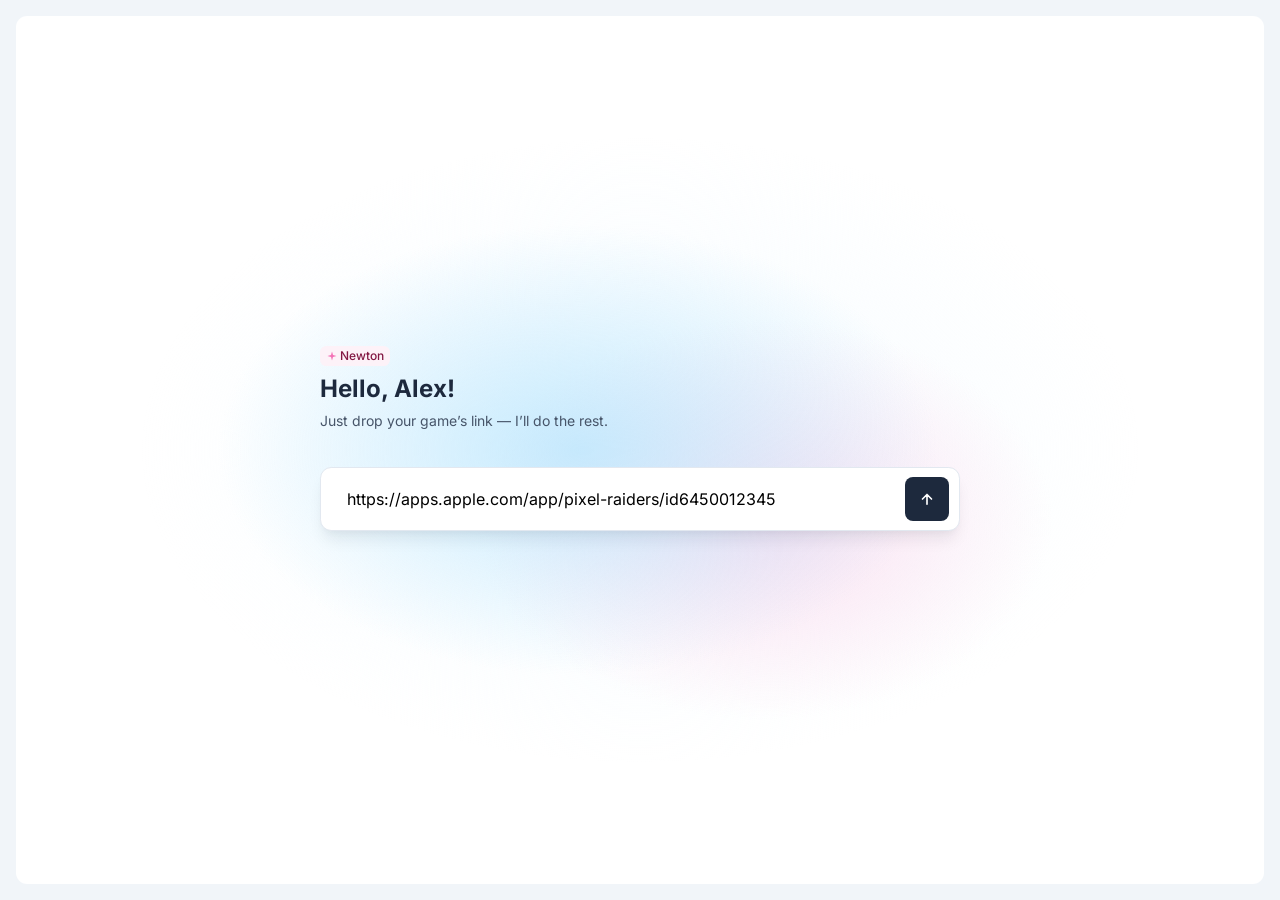
<file: prototype/Onboarding.html>
<!doctype html>
<html lang="en">
<head>
<meta charset="utf-8">
<meta property="og:type" content="website">
<meta property="og:title" content="Aghanim · AI-first dashboard prototype">
<meta property="og:description" content="Newton, the AI in the dashboard: onboarding, Home, a Halloween event built in the chat, the hub builder. Best on a computer, 1280px and wider.">
<meta property="og:url" content="https://daria-km.github.io/aghanim-prototype/prototype/Onboarding.html">
<meta property="og:image" content="https://daria-km.github.io/aghanim-prototype/preview.png">
<meta property="og:image:width" content="1440">
<meta property="og:image:height" content="756">
<meta name="twitter:card" content="summary_large_image">
<meta name="description" content="Newton, the AI in the dashboard: onboarding, Home, a Halloween event built in the chat, the hub builder. Best on a computer, 1280px and wider.">
<script>(function(){try{var v='07c3906',k="aghanim-proto-build",had=localStorage.getItem("aghanim-proto-v1")||localStorage.getItem("aghanim-proto-chat");if(localStorage.getItem(k)!==v){localStorage.removeItem("aghanim-proto-v1");localStorage.removeItem("aghanim-proto-chat");localStorage.setItem(k,v);if(had&&!/Onboarding\.html/.test(location.pathname))location.replace("Onboarding.html#start");}}catch(e){}})();</script>

<meta name="robots" content="noindex, nofollow">
<meta name="viewport" content="width=device-width, initial-scale=1">
<title>Aghanim · Onboarding</title>
<link rel="stylesheet" href="../aghanim-ui/tokens.css?v=07c3906">
<link rel="stylesheet" href="../aghanim-ui/components.css?v=07c3906">
<link rel="stylesheet" href="app/app.css?v=07c3906">
<link rel="stylesheet" href="app/chat.css?v=07c3906">
<link rel="stylesheet" href="app/dark-primary.css?v=07c3906"><!-- trying dark primary buttons (Daria, 27.09); remove this line to go back to blue -->
<!-- Unbounded is the game's own font: used only inside the hub previews -->
<link href="https://fonts.googleapis.com/css2?family=Unbounded:wght@500;600&display=swap" rel="stylesheet">
</head>
<body class="ob-body">

<div class="app app--fixed">
  <div class="app__body">
    <main class="app__main ob-main" id="ob-main"></main>
    <aside class="app__chat" id="nw-chat" aria-label="Newton"></aside>
  </div>
</div>

<script src="app/app.js?v=07c3906"></script>
<script src="app/chat.js?v=07c3906"></script>
<script>
(() => {
  const { $, $$, icon, nwIcon, mountChat } = AG;

  const GAME = { name: 'Pixel Raiders', studio: 'Raider Games Ltd.', link: 'https://apps.apple.com/app/pixel-raiders/id6450012345' };

  /* ---------- what Newton builds (no "Events": he doesn't invent things happening in the game, handoff 6.6) ----------
     The build as a list that fills in (Daria, 27.09): each part appears when Newton starts it, and its number grows
     while he makes it — pages 1, 2, 3… 7. [label, how many, what the number counts]; the numbers match the Dashboard
     (handoff 6.6.1). The theme has no number: it's the look. */
  const BUILD = [['Themes', 1], ['Pages', 7], ['Store items', 18], ['Offers', 6], ['Bundles', 3], ['News posts', 4],
    ['Daily gifts', 7], ['Loyalty levels', 5], ['Leaderboards', 2], ['Achievements', 5], ['Wiki pages', 6]];

  /* ---------- style tags ----------
     The facts come from the store page; the look is the one thing Newton has to guess.
     Instead of a genre picker or a prompt box he shows how he read the game and lets one tap
     change his mind. Each style keeps its own colour so a pick reads at a glance. */
  /* one set with Hub → Styles (app.js): what's picked here is what the hub is built in */
  const { picked: PICKED, near: NEAR, far: FAR, color: TAG_COLOR } = AG.STYLE_TAGS;

  const ui = {
    link: GAME.link,             // already pasted, not sent (Daria, 27.09): the viewer just presses the button
    stage: 'empty',
    finding: null,               // the running look-up — "not my game" stops it; stages: empty → finding → found → styles
    seen: new Set(),             // what already came in — a redraw doesn't play its entrance again
    tags: new Set(PICKED),       // what will be used for the look
    fromNewton: new Set(PICKED), // which of them Newton picked himself
    built: 0,                    // parts ready
    filled: false,               // Newton has auto-filled what he can
    timer: null
  };
  const route = () => (['gen', 'done', 'hub'].includes(location.hash.slice(1)) ? location.hash.slice(1) : 'start');

  /* ================= left pane (the dashboard side of the split) ================= */
  /* the build (Daria, 27.09 — it was a jumpy % ring and a list of spinners, then a grid of numbers — "a calculator"):
     the hub itself shows up under a pink-blue line sweeping down, and under it the list of what Newton makes. A part
     comes in when he starts it, its number grows while he works on it, a check when it's done. "Ready" happens in place. */
  /* the list is there from the start, quiet (Daria, 27.09): a row comes alive when Newton gets to it, counts up while he
     works, then it's done; a dotted path joins the steps, the part already walked turns solid */
  const rowHTML = ([label, n, unit], i, state) => `<div class="ob-row is-${state}" data-i="${i}">
      <span class="ob-row__st"><span class="ob-row__spin"></span>${icon('tick')}</span><span class="ob-row__l">${label}</span>
      <span class="ob-row__n">${state === 'done' ? n : ''}</span></div>`;
  function buildHTML() {
    /* the heading with "See my hub" right beside it, a line of air above the preview; the list sits on the preview's middle
       (Daria, 27.09 — the button over the list and the list on the preview's top edge didn't line up) */
    return `<div class="ob-build"><div class="ob-build__group">
      <div class="ob-build__head"><h1 class="ob-build__title"><span class="ob-build__t1">Building your hub</span><span class="ob-build__t2">Your hub is ready</span></h1>
      <button class="ag-btn ag-btn--primary ag-btn--xl ob-go ob-build__go" data-a="show-hub" tabindex="-1">See my hub</button></div>
      <div class="ob-browser">
        <div class="ob-browser__bar"><span class="ob-browser__dots"><i></i><i></i><i></i></span><span class="ob-browser__url">pixelraiders.aghanim.store</span></div>
        <div class="ob-build__shot"><div class="hubmini">${AG.hubPreview('desktop')}</div><div class="ob-build__veil"></div></div>
      </div>
      <div class="ob-list">${BUILD.map((b, i) => rowHTML(b, i, 'wait')).join('')}</div>
    </div></div>`;   // no Restart here any more (Daria, 28.09): prototype control lives in the avatar's menu now
  }
  /* where the build is, drawn still (a reload, "ready"): the parts done so far, the veil, the heading */
  function updateBuild() {
    const box = $('.ob-build'); if (!box) return;
    const done = ui.built >= BUILD.length, list = $('.ob-list', box);
    box.classList.toggle('is-done', done);
    const go = $('.ob-build__go', box); if (go) go.tabIndex = done ? 0 : -1;
    box.style.setProperty('--p', (ui.built / BUILD.length).toFixed(3));
    $$('.ob-row', list).forEach((row, i) => { if (i < ui.built && !row.classList.contains('is-done')) row.outerHTML = rowHTML(BUILD[i], i, 'done'); });   // catch up (a reload); a part being made stays
  }
  /* one part: its row comes in, its number counts up one by one while it's made, then the check */
  function makePart(i, then) {
    const box = $('.ob-build'), list = box && $('.ob-list', box); if (!list) return;
    const row = list.children[i]; row.classList.replace('is-wait', 'is-run');
    const num = $('.ob-row__n', row), n = BUILD[i][1];
    row.scrollIntoView({ block: 'nearest', behavior: 'smooth' });
    /* one number at a time — 1, 2, 3… — a small parts count slower, a big one faster; the theme just takes a moment */
    const step = n ? Math.max(35, Math.min(95, 650 / n)) : 500;   // quicker (Daria, 28.09): the whole build in about 8 s
    let k = 0;
    const tick = () => {
      if (!row.isConnected) return;
      if (n && k < n) { k++; num.textContent = k; setTimeout(tick, step); return; }
      if (!n && k++ === 0) { setTimeout(tick, step); return; }
      row.classList.replace('is-run', 'is-done');
      ui.built = i + 1; box.style.setProperty('--p', (ui.built / BUILD.length).toFixed(3));
      setTimeout(then, 130);
    };
    setTimeout(tick, 150);
  }
  function mainHTML(r) { return r === 'start' ? '' : buildHTML(); }

  /* ================= "See my hub": the hub over the screen (Daria, 27.09) =================
     Not a separate screen: a big browser window over the blurred split, the real hub inside — the whole home page,
     scroll it, look, nothing to click. It doesn't scroll by itself (Daria, 29.09) — the person scrolls.
     One way on, to setting it up and launching. The browser's Back closes it (it's #hub). */
  function openShow() {
    AG.showHub({ closeAttr: 'data-a="show-close"',
      foot: `<button class="ag-btn ag-btn--primary ag-btn--xl ob-go" data-a="launch">Let’s make it live</button>` });
  }
  const closeShow = () => AG.closeHub();

  /* ================= Newton's side, the first screen ================= */
  /* The heading follows what you do, like in agents (Daria, 27.09): a greeting only while nothing has happened; after the
     link goes out it names the job, and the line under it says what Newton is doing right now. */
  const HEAD = {
    empty: ['Hello, Alex!', 'Just drop your game’s link — I’ll do the rest.'],
    finding: ['Looking for your game', 'Checking the App Store…'],
    found: [`Found ${GAME.name}`, 'Reading your icon and screenshots…'],
    styles: [`Found ${GAME.name}`, 'I’ve picked a few styles. Add or remove any.']
  };
  const hello = () => {
    const [h, p] = HEAD[ui.stage], busy = ui.stage === 'finding' || ui.stage === 'found';
    return `<div class="nw-turn"><div class="ob-hello">
      <span class="ag-badge ag-badge--pink-tertiary ag-badge--sm">${nwIcon()}Newton</span>
      <h1 class="text-title-t2${fresh('h:' + h)}" data-k="h:${h}">${h}</h1>
      <p class="text-paragraph-md ob-hello__p${busy ? ' is-busy' : ''}${fresh('p:' + ui.stage)}" data-k="p:${ui.stage}">${busy ? '<span class="ag-spinner"></span>' : ''}<span>${p}</span></p>
    </div></div>`;
  };

  /* the same tags as Hub → Styles: a picked one carries a check, so "on" reads at a glance (Daria, 27.09) */
  const tagCls = (t) => `tag tag--${TAG_COLOR[t] || 'gray'}${ui.tags.has(t) ? ' is-on' : ''}`;
  const tagBtn = (t, i = -1) => `<button class="${tagCls(t)}${i > -1 ? ' ob-pop' : ''}" data-tag="${t}" aria-pressed="${ui.tags.has(t)}"${i > -1 ? ` style="--i:${i}"` : ''}>${t}</button>`;

  /* found: a green "Found" with a check, and a bin — not the right game? start over */
  const foundCard = () => `<div class="ob-found">
    <span class="game-ico game-ico--lg"></span>
    <span class="ob-found__txt"><b>${GAME.name}</b><span>${GAME.studio} · App Store</span></span>
    <span class="ag-badge ag-badge--green-tertiary ag-badge--sm ob-found__ok">${icon('tick')}Found</span>
    <button class="ob-found__x" data-a="unfind" aria-label="Not my game — start over" title="Not my game — start over">${icon('trash')}</button>
  </div>`;

  /* The first screen, as a process: the link (already in, not sent) → the look-up → the game, found, with a bit of magic →
     Newton reads the look → his picks come in one by one, all the other styles with them → Build my hub.
     Each part plays its entrance once (ui.seen); tapping a tag later doesn't replay anything. */
  const fresh = (k) => (ui.seen.has(k) ? '' : ' ob-in');
  function startTurn() {
    const st = ui.stage, set = st !== 'empty';
    let html = `<form class="ob-link${set ? ' is-set' : ui.typed && ui.link ? ' has-text' : ''}" data-ask-link>
        <label class="sr-only" for="obLink">Link to your game</label>
        <input id="obLink" value="${set || ui.typed ? ui.link : ''}" placeholder="App Store or Google Play link" autocomplete="off"${set ? ' readonly' : ''}>
        ${set ? '' : `<button class="ob-link__go" aria-label="Find my game">${icon('send')}</button>`}
      </form>`;
    if (st === 'found' || st === 'styles') html += `<div class="ob-found-wrap${fresh('found')}" data-k="found">${foundCard()}</div>`;
    if (st === 'styles') {
      const others = NEAR.concat(FAR).filter((t) => !PICKED.includes(t)), pop = !ui.seen.has('look');
      html += `<section class="ob-look${fresh('look')}" data-k="look"><h2 class="text-title-t5">Styles for your hub</h2>
        <div class="tagcloud">${PICKED.map((t, i) => tagBtn(t, pop ? i : -1)).join('')}${others.map((t) => tagBtn(t)).join('')}</div></section>`;
    }
    return `<div class="nw-turn ob-start">${html}</div>`;
  }

  /* ================= Newton's side after the split: the chat engine, as everywhere after onboarding =================
     Your message, then Newton; verification one group at a time (a form block; sent — it goes quiet and stays);
     the examples inside the input change; the hub being ready is Newton telling you — the left side only shows the work,
     the right side is where you act (Daria, 27.09). */
  const VSTEPS = AG.VSTEPS;   // the same four steps as on Dashboard (app.js)
  const stepMsg = (i, done) => ({ from: 'newton', tools: false, text: VSTEPS[i].lead,
    widget: { type: 'fields', flow: 'verify', n: i, title: VSTEPS[i].title, step: `${i + 1} of 4`, cta: VSTEPS[i].cta, hint: 'Saved as you go.', done: !!done, editable: true,
      fields: VSTEPS[i].fields().map((f) => (done && !f.value && f.sample ? Object.assign({}, f, { value: f.sample }) : f)) } });
  /* the hub is ready: the big "See my hub" is next to the preview (Daria, 27.09); here Newton just says so */
  const READY = () => ({ from: 'newton', tools: false, ready: true,
    text: `**Your hub is ready** — have a look on the left.${AG.state.verify.status === 'draft' ? ' Verification is saved; finish it from the dashboard.' : ''}` });
  /* the offer keeps its answer over a reload (QA 28.09): "I'll just watch" stays answered; once the hub is ready and verification
     wasn't started, it's a quiet line — no new steps here, it waits on the dashboard */
  const introMsg = (done, watch, built) => Object.assign(introBase(done || watch || built), watch && !done ? { widget: Object.assign(introBase(true).widget, { done: true, note: 'Sure. I’ll tell you the moment your hub is ready.' }) }
    : built && !done ? { widget: Object.assign(introBase(true).widget, { done: true, note: 'Verification waits for you on the dashboard.' }) } : {});
  const introBase = (done) => ({ from: 'newton', tools: false, intro: true, stream: !done,
    text: 'I’m building your hub — it takes a few minutes.\n\nMeanwhile, you could **start verifying your company**: it’s usually the slowest part of launching.',
    widget: { type: 'offer', flow: 'verify-start', title: 'Verify your company', text: 'Four short steps. I’ll fill in what I can.', cta: 'Start verification', quiet: true, alt: 'I’ll just watch', altNote: 'Sure. I’ll tell you the moment your hub is ready.', done: !!done } });
  const reviewMsg = () => ({ from: 'newton', tools: false, text: 'Sent for review. I’ll tell you the moment it’s back.' });
  /* the conversation as it stands (a reload mid-flow draws it again from the saved state) */
  function script() {
    const v = AG.state.verify, sent = v.status === 'review' || v.status === 'approved';
    const started = v.status !== 'none';
    const msgs = [introMsg(started, !!AG.state.obWatch, ui.built >= BUILD.length)];   // no "Build my hub" from you on top (Daria, 27.09)
    if (started) msgs.push({ from: 'you', text: 'Start verification' });
    else if (AG.state.obWatch) msgs.push({ from: 'you', text: 'I’ll just watch' });
    if (started) {
      const open = sent ? 4 : Math.min(3, v.step || 0), built = ui.built >= BUILD.length;
      for (let i = 0; i < open; i++) msgs.push(stepMsg(i, true));
      if (!sent && !(built && open > 0)) msgs.push(stepMsg(open, false));   // the hub is ready: no new steps here (Daria, 27.09)
      else if (sent) { msgs.push(reviewMsg()); if (v.status === 'approved') msgs.push({ from: 'newton', tools: false, text: 'Verified. You can publish and take payments.' }); }
    }
    if (ui.built >= BUILD.length) msgs.push(READY());
    return msgs;
  }
  const ANSWERS = [
    { match: ['why do you need', 'why verify'], reply: { tools: false, text: 'Payments go to a verified company only. Everything else works without it — you can build and change the hub right away.' } },
    { match: ['skip'], reply: { tools: false, text: 'Nothing breaks: you keep building. You just can’t publish or take payments until it’s done.' } },
    { match: ['how long'], reply: { tools: false, text: 'It takes a while, and it’s the slowest part of launching — so it’s best to send it now, while the hub builds.' } }
  ];
  const HINTS = ['Why do you need my company details?', 'What if I skip verification?', 'Can I change the look later?'];
  let chat = null;
  function railText() {
    const v = AG.state.verify.status;
    return v === 'approved' ? 'Verified' : v === 'review' ? 'Verification in review' : `Verification · step ${Math.min(4, (AG.state.verify.step || 0) + 1)} of 4`;
  }
  function openChat(r) {
    const state = 'moderate', extra = { rail: railText(), back: 'moderate' };   // the usual width: the build is what you watch (Daria, 27.09)
    if (chat) { chat.width(state, extra); return; }
    /* a fresh start: Newton's first words arrive and type themselves in; otherwise the conversation is drawn as it stands */
    const msgs = script(), fresh = AG.state.verify.status === 'none' && ui.built < BUILD.length && msgs.length === 1;
    chat = AG.chat.mount($('#nw-chat'), Object.assign({ state, messages: fresh ? [] : msgs, answers: ANSWERS, hints: HINTS, fallback: { tools: false, text: 'That answer isn’t in the prototype yet.' },
      onAction }, extra));
    if (fresh) chat.say(introMsg(false), 900);
  }
  function onAction(act, { chat: c, msg, data }) {
    if (act === 'submit' && data.flow === 'verify') {
      data.fields.forEach((f) => { if (!f.value && f.sample) f.value = f.sample; });
      if (data.redo) { c.widget(msg.id, { done: true, redo: false }); return; }   // a passed step changed: that's all
      c.widget(msg.id, { done: true });
      const n = data.n + 1;
      /* the verification is for the wait while the hub builds (Daria, 27.09): once it's ready, the rest waits on the dashboard */
      if (n < VSTEPS.length && ui.built >= BUILD.length) { AG.save({ verify: { step: n, status: 'draft' } }); c.say({ tools: false, text: 'Saved. The rest waits for you on the dashboard — no rush.' }, 500); return; }
      if (n < VSTEPS.length) { AG.save({ verify: { step: n, status: 'draft' } }); c.say(stepMsg(n), 500); }
      else { AG.save({ verify: { step: AG.VERIFY_TOTAL, status: 'review' } }); c.say(reviewMsg(), 500); AG.toast('Sent for review'); }
      return;
    }
    if (act === 'approve') { AG.save({ verify: { step: AG.VERIFY_TOTAL, status: 'approved' } }); c.update(msg.id, { actions: [] }); c.say({ tools: false, text: 'Verified. You can publish and take payments.' }, 500); return; }
    if (act === 'offer' && data.flow === 'ready') location.hash = 'hub';
    if (act === 'offer-no' && data.flow === 'verify-start') { AG.save({ obWatch: true }); c.push({ from: 'you', text: 'I’ll just watch' }); }
    if (act === 'offer' && data.flow === 'verify-start') {
      c.push({ from: 'you', text: 'Start verification' });   // your answer, on the right (UX answers 28.09)
      AG.save({ verify: { step: 0, status: 'draft' } }); c.say(stepMsg(0), 500); }
  }
  /* verification starts only if you say so now (Daria, 27.09): Newton offers it, you may just watch */
  function autofill() {}
  /* the hub is ready: Newton says so on the right, where you act; the left just shows it done */
  function hubReady() {
    if (!chat) return;
    /* the offer isn't left open once the hub is ready (verification not started): no new steps here */
    const intro = chat.messages.find((m) => m.intro && m.widget && !m.widget.done);
    if (intro && AG.state.verify.status === 'none') chat.update(intro.id, { widget: Object.assign(intro.widget, { done: true, note: 'Verification waits for you on the dashboard.' }) });
    if (!chat.messages.some((m) => m.ready)) chat.say(READY(), 600);
  }

  /* ================= render ================= */
  function render() {
    const r = route(), main = $('#ob-main');
    if (r !== 'start' && $('.ob-build', main)) updateBuild();   // the same screen goes on: no redraw
    else { main.innerHTML = mainHTML(r); if (r !== 'start') { if (r !== 'gen') ui.built = BUILD.length; updateBuild(); } }
    if (r === 'hub') openShow(); else closeShow();
    if (r === 'start') {
      chat = null;
      mountChat($('#nw-chat'), { state: 'solo', body: `<div class="nw-col ob-col">${hello()}${startTurn()}
        ${ui.stage === 'styles' ? `<div class="ob-cta${fresh('cta')}" data-k="cta"><button class="ag-btn ag-btn--primary ag-btn--xl ob-go" data-a="build">Show me the magic${icon('spark')}</button></div>` : ''}</div>` });
      const found = $('.ob-found-wrap.ob-in'); if (found) AG.magic(found.firstElementChild);   // the game, found: a touch of magic
      centre();
      if (ui.stage === 'empty' && !ui.typed) typeLink();
      $$('.ob-in[data-k]').forEach((e) => ui.seen.add(e.dataset.k));
    } else openChat(r);
  }
  /* the column sits in the middle of the screen; when it grows it rises smoothly, from where it was to the new middle */
  function centre() {
    const body = $('.nw-chat__body'), col = $('.ob-col'); if (!body || !col) return;
    col.style.transition = 'none';
    col.style.paddingTop = '0px';
    const target = Math.max(40, Math.round((body.clientHeight - col.scrollHeight) / 2));
    col.style.paddingTop = `${ui.top != null ? ui.top : target}px`;
    void col.offsetHeight; col.style.transition = '';
    col.style.paddingTop = `${target}px`; ui.top = target;
  }
  window.addEventListener('resize', () => { if (route() === 'start') centre(); });
  /* the link types itself into the field, as if pasted just now — then the button is there to press */
  function typeLink() {
    const i = $('#obLink'), form = i && i.closest('.ob-link'); if (!i) return;
    const run = ui.typing = {};
    setTimeout(() => {
      if (ui.typing !== run || !i.isConnected) return;
      i.value = ui.link; form.classList.add('has-text', 'is-pasting');   // the link comes in with a quick wipe (app.css)
      ui.typed = true;
    }, 450);
  }
  /* the store look-up and Newton reading the look take a moment each — the process shows, it isn't a filled-in form */
  function find(link) {
    if (ui.typing && !ui.typed) { ui.typing = null; ui.typed = true; link = ui.link; }   // pressed before the link showed: the whole link
    if (!link || ui.stage !== 'empty') return;
    const run = ui.finding = {};
    ui.link = link; ui.stage = 'finding'; render();
    setTimeout(() => { if (ui.finding === run) { ui.stage = 'found'; render(); } }, 2200);
    setTimeout(() => { if (ui.finding === run) { ui.stage = 'styles'; render(); } }, 4200);
  }
  /* not the right game: back to the start, quietly — the link as it was, Newton's picks as they were */
  function unfind() {
    ui.finding = null; ui.stage = 'empty'; ui.link = GAME.link; ui.seen.clear(); ui.typed = false; ui.top = null;
    ui.tags = new Set(PICKED); ui.fromNewton = new Set(PICKED);
    render();
    const i = $('#obLink'); if (i) i.focus();
  }

  /* generation runs on its own; Newton keeps working on the right while it does */
  function startGen() {
    const run = ui.timer = {};   // a newer run stops this one
    const next = () => {
      if (ui.timer !== run || route() !== 'gen') return;
      if (ui.built >= BUILD.length) { hubReady(); setTimeout(() => { if (ui.timer === run) location.hash = 'done'; }, 600); return; }
      makePart(ui.built, next);
    };
    setTimeout(next, 500);
  }

  window.addEventListener('hashchange', () => {
    const r = route();
    if (r === 'gen') { ui.built = 0; startGen(); } else ui.timer = null;
    render();
    if (r !== 'start') autofill();
  });

  /* ---------- clicks ---------- */
  document.addEventListener('click', (e) => {
    const t = e.target.closest('[data-tag]');
    if (t) {
      const k = t.dataset.tag;
      if (ui.tags.has(k)) ui.tags.delete(k); else ui.tags.add(k);
      render();
      return;
    }
    const a = e.target.closest('[data-a]'); if (!a) return;
    const k = a.dataset.a;
    if (k === 'build') build();
    else if (k === 'unfind') unfind();
    else if (k === 'show-close') history.back();
    else if (k === 'show-hub') location.hash = 'hub';
    else if (k === 'launch') AG.go('Dashboard.html#home');
    else if (k === 'restart') { AG.reset(); location.hash = 'start'; location.reload(); }   // the prototype from the first screen
  });

  /* one move, not two: Newton goes straight from the whole screen to two thirds and the dashboard
     slides in on the left while he does it */
  function build() {
    AG.reset(); ui.filled = false; ui.built = 0;
    AG.save({ style: { tags: [...ui.tags], newton: [...ui.fromNewton] } });   // Hub builds the look from these (and keeps them in Styles)
    location.hash = 'gen';
  }

  document.addEventListener('submit', (e) => {
    if (e.target.matches('[data-ask-link]')) { e.preventDefault(); find($('#obLink').value.trim()); }
  });
  /* a pasted link starts the look-up by itself */
  document.addEventListener('paste', (e) => {
    if (e.target.id !== 'obLink') return;
    setTimeout(() => find(e.target.value.trim()), 60);
  });
  document.addEventListener('input', (e) => { if (e.target.id === 'obLink') e.target.closest('.ob-link').classList.toggle('has-text', !!e.target.value.trim()); });

  if (route() !== 'start') { ui.link = GAME.link; ui.stage = 'styles'; }   // came back mid-flow: the game is already found
  if (route() === 'done' || route() === 'hub') ui.built = BUILD.length;
  if (route() === 'gen') startGen();
  render();
  if (route() !== 'start') autofill();
})();
</script>
<div class="release-narrow" role="note"><div><b>Open on a computer</b><span>This prototype is made for screens 1280px and wider.</span></div></div>
<style>.release-narrow{display:none}@media (max-width:1023px){.release-narrow{display:grid;position:fixed;inset:0;z-index:2147483000;place-items:center;padding:24px;background:var(--color-bg-secondary,#f1f5f9);text-align:center}.release-narrow>div{display:flex;flex-direction:column;gap:8px;max-width:320px}.release-narrow b{font:600 22px/28px var(--font-sans,system-ui);color:var(--color-text-primary,#000)}.release-narrow span{font:400 14px/20px var(--font-sans,system-ui);color:var(--color-text-secondary,#475569)}}</style>
</body>
</html>
</file>
<file: aghanim-ui/components.css>
/* Aghanim dashboard — components
 * Requires tokens.css. All values come from the product (dashboard.aghanim.com) and the Figma UI kit.
 * Class prefix: ag-  (no collisions with prototype classes).
 */

/* ============ Base ============ */
.ag, .ag-root { font-family: var(--font-sans); color: var(--foreground); -webkit-font-smoothing: antialiased; }
.ag *, .ag-root * { box-sizing: border-box; }

/* ============ Typography (names = product Tailwind classes) ============ */
.text-title-t1 { font: 600 36px/44px var(--font-sans); letter-spacing: .18px; }
.text-title-t3 { font: 600 24px/30px var(--font-sans); letter-spacing: .12px; }
.text-title-t4 { font: 600 22px/26px var(--font-sans); letter-spacing: .1px; }
.text-title-t5 { font: 600 18px/22px var(--font-sans); letter-spacing: .09px; }
.text-title-t6 { font: 600 16px/20px var(--font-sans); letter-spacing: .08px; }
.text-page-title { font: 600 24px/24px var(--font-sans); }
.text-h3 { font: 600 20px/24px var(--font-sans); }
.text-caption-lg { font: 500 16px/20px var(--font-sans); }
.text-caption-md { font: 500 14px/18px var(--font-sans); }
.text-caption-sm { font: 500 12px/16px var(--font-sans); }
.text-caption-xs { font: 500 10px/16px var(--font-sans); }
.text-paragraph-lg { font: 400 18px/26px var(--font-sans); }
.text-paragraph-md { font: 400 16px/22px var(--font-sans); }
.text-paragraph-sm { font: 400 14px/20px var(--font-sans); }
.text-paragraph-xs { font: 400 12px/16px var(--font-sans); }
.text-ui { font: 500 14px/21px var(--font-sans); }            /* most common UI text in the product */
.text-metric-label { font: 500 16px/28px var(--font-sans); }  /* KPI labels */
.text-metric-value { font: 600 24px/36px var(--font-sans); }  /* KPI values */
.text-section-label { font: 600 10px/15px var(--font-sans); text-transform: uppercase; color: var(--color-text-quarterary-hover); }
.text-code { font: 400 12px/16px var(--font-mono); }
.text-primary { color: var(--color-text-primary); } .text-secondary { color: var(--color-text-secondary); } .text-tertiary { color: var(--color-text-tertiary); }
.text-brand { color: var(--color-text-brand-primary); } .text-success { color: var(--color-text-success-secondary); } .text-error { color: var(--color-text-error-primary); }

/* ============ Button (CVA: color × variant × size) ============ */
.ag-btn {
  --bg: var(--color-fg-primary); --border: var(--color-border-primary); --text: var(--color-text-primary);
  display: inline-flex; align-items: center; justify-content: center; gap: 4px; position: relative;
  height: 32px; min-width: 32px; padding: 0 12px; border-radius: var(--radius-md);
  border: 1px solid var(--border); background: var(--bg); color: var(--text);
  font: 500 14px/16px var(--font-sans); white-space: nowrap; text-decoration: none; cursor: pointer;
  box-shadow: var(--shadow-xs); transition: background .12s, border-color .12s, color .12s;
}
.ag-btn svg { width: 16px; height: 16px; flex-shrink: 0; }
.ag-btn:focus-visible { outline: none; box-shadow: var(--ring-focus); }
.ag-btn:disabled, .ag-btn[aria-disabled="true"] { cursor: default; pointer-events: none; box-shadow: none; }
.ag-btn--xs { height: 24px; min-width: 24px; padding: 0 8px; font: 500 12px/12px var(--font-sans); }
.ag-btn--sm { height: 28px; min-width: 28px; }
.ag-btn--lg { height: 36px; min-width: 36px; }
.ag-btn--xl { height: 48px; }                 /* onboarding CTA */
.ag-btn--block { width: 100%; }
.ag-btn--icon { padding: 0; }

/* primary */
.ag-btn--primary { --bg: var(--color-fg-brand-primary); --border: var(--color-fg-brand-primary); --text: var(--color-text-inverse); }
.ag-btn--primary:hover { --bg: var(--color-fg-brand-primary-hover); --border: var(--color-fg-brand-primary-hover); }
.ag-btn--primary:active, .ag-btn--primary[aria-expanded="true"] { --bg: var(--color-fg-brand-primary-pressed); --border: var(--color-fg-brand-primary-pressed); }
.ag-btn--primary.ag-btn--outline { --bg: var(--color-fg-primary); --border: var(--color-fg-brand-primary); --text: var(--color-text-primary); }
.ag-btn--primary.ag-btn--outline:hover { --bg: var(--color-fg-brand-primary-hover); --border: var(--color-fg-brand-primary-hover); --text: var(--color-text-inverse); }
.ag-btn--primary.ag-btn--tertiary { --bg: transparent; --border: transparent; --text: var(--color-text-brand-primary); box-shadow: none; }
.ag-btn--primary.ag-btn--tertiary:hover { --bg: var(--color-fg-brand-tertiary); --border: var(--color-fg-brand-tertiary); }
.ag-btn--primary.ag-btn--tertiary:active { --bg: var(--color-fg-brand-tertiary-hover); --border: var(--color-fg-brand-tertiary-hover); }

/* secondary (default = outline neutral, most common) */
.ag-btn--secondary { --bg: var(--color-fg-secondary-alt); --border: var(--color-fg-secondary-alt); box-shadow: none; }
.ag-btn--secondary:hover { --bg: var(--color-fg-gray-secondary); --border: var(--color-fg-gray-secondary); }
.ag-btn--outline, .ag-btn--secondary.ag-btn--outline { --bg: var(--color-fg-primary); --border: var(--color-border-primary); --text: var(--color-text-primary); box-shadow: var(--shadow-xs); }
.ag-btn--outline:hover, .ag-btn--secondary.ag-btn--outline:hover { --bg: var(--color-fg-primary-hover); }
.ag-btn--outline:active, .ag-btn--secondary.ag-btn--outline:active { --bg: var(--color-fg-primary-alt); }
.ag-btn--tertiary, .ag-btn--secondary.ag-btn--tertiary { --bg: transparent; --border: transparent; --text: var(--color-text-primary); box-shadow: none; }
.ag-btn--tertiary:hover, .ag-btn--secondary.ag-btn--tertiary:hover { --bg: var(--color-fg-primary); --border: var(--color-border-primary); }

/* danger */
.ag-btn--danger { --bg: var(--color-fg-error-solid); --border: var(--color-fg-error-solid); --text: var(--color-text-inverse); box-shadow: none; }
.ag-btn--danger:hover { --bg: var(--color-fg-error-primary-hover); --border: var(--color-fg-error-primary-hover); }
.ag-btn--danger.ag-btn--outline { --bg: var(--color-fg-primary); --border: var(--color-border-error-solid); --text: var(--color-text-primary); }
.ag-btn--danger.ag-btn--outline:hover { --bg: var(--color-fg-error-solid); --text: var(--color-text-inverse); }
.ag-btn--danger.ag-btn--tertiary { --bg: transparent; --border: transparent; --text: var(--color-text-error-primary); }
.ag-btn--danger.ag-btn--tertiary:hover { --bg: var(--color-fg-primary); --border: var(--color-border-error); --text: var(--color-text-error-secondary); }

/* link (any color) */
.ag-btn--link { height: auto; min-width: 0; padding: 0; border: 0; background: none; box-shadow: none; --text: var(--color-text-brand-primary); }
.ag-btn--link:hover { --text: var(--color-text-brand-secondary); }
.ag-btn--secondary.ag-btn--link { --text: var(--color-text-primary); } .ag-btn--secondary.ag-btn--link:hover { --text: var(--color-text-secondary); }
.ag-btn--danger.ag-btn--link { --text: var(--color-text-error-primary); } .ag-btn--danger.ag-btn--link:hover { --text: var(--color-text-error-secondary); }

/* disabled (all filled / outline variants) */
.ag-btn:disabled:not(.ag-btn--link):not(.ag-btn--tertiary) { --bg: var(--color-fg-disabled); --border: var(--color-fg-disabled); --text: var(--color-text-disabled); }
.ag-btn--outline:disabled { --bg: var(--color-fg-primary); --border: var(--color-border-disabled); }
.ag-btn--link:disabled, .ag-btn--tertiary:disabled { --text: var(--color-text-disabled); }

/* ============ Badge (22 product colors × 2 sizes) ============ */
.ag-badge { display: inline-flex; align-items: center; gap: 4px; height: 24px; padding: 0 8px; border-radius: var(--radius-md); font: 500 14px/18px var(--font-sans); white-space: nowrap;
  background: var(--color-fg-gray-primary); color: var(--color-text-gray-primary); }
.ag-badge--sm { height: 20px; padding: 0 6px; gap: 2px; font: 500 12px/16px var(--font-sans); }
.ag-badge svg { width: 14px; height: 14px; } .ag-badge--sm svg { width: 12px; height: 12px; }
.ag-badge--gray-secondary { background: var(--color-fg-gray-secondary); } .ag-badge--gray-tertiary { background: var(--color-fg-gray-tertiary); }
.ag-badge--blue { background: var(--color-sky-300); color: var(--color-text-brand-solid); } .ag-badge--blue-secondary { background: var(--color-fg-brand-secondary); color: var(--color-text-brand-solid); } .ag-badge--blue-tertiary { background: var(--color-fg-brand-tertiary); color: var(--color-text-brand-solid); }
.ag-badge--pink { background: var(--color-fg-pink-primary); color: var(--color-text-pink-solid); } .ag-badge--pink-secondary { background: var(--color-fg-pink-secondary); color: var(--color-text-pink-solid); } .ag-badge--pink-tertiary { background: var(--color-fg-pink-tertiary); color: var(--color-text-pink-solid); }
.ag-badge--green { background: var(--color-fg-success-primary); color: var(--color-text-success-solid); } .ag-badge--green-secondary { background: var(--color-fg-success-secondary); color: var(--color-text-success-solid); } .ag-badge--green-tertiary { background: var(--color-fg-success-tertiary); color: var(--color-text-success-solid); }
.ag-badge--orange { background: var(--color-fg-warning-primary); color: var(--color-text-warning-solid); } .ag-badge--orange-secondary { background: var(--color-fg-warning-secondary); color: var(--color-text-warning-solid); } .ag-badge--orange-tertiary { background: var(--color-fg-warning-tertiary); color: var(--color-text-warning-solid); }
.ag-badge--red { background: var(--color-fg-error-primary); color: var(--color-text-error-solid); } .ag-badge--red-secondary { background: var(--color-fg-error-secondary); color: var(--color-text-error-solid); } .ag-badge--red-tertiary { background: var(--color-fg-error-tertiary); color: var(--color-text-error-solid); }
.ag-badge--lime { background: var(--color-fg-lime-primary); color: var(--color-text-lime-solid); } .ag-badge--lime-secondary { background: var(--color-fg-lime-secondary); color: var(--color-text-lime-solid); } .ag-badge--lime-tertiary { background: var(--color-fg-lime-tertiary); color: var(--color-text-lime-solid); }
.ag-badge--violet { background: var(--color-fg-violet-secondary); color: var(--color-text-violet-solid); }
.ag-badge--new { height: 18px; padding: 0 3px; border-radius: var(--radius-sm); background: var(--color-primary-8); color: var(--info-foreground); font: 500 12px/16px var(--font-sans); } /* sidebar "New" */

/* ============ Form controls ============ */
.ag-field { display: flex; flex-direction: column; gap: 4px; }
.ag-label { font: 500 14px/21px var(--font-sans); color: var(--color-text-secondary); }
.ag-hint { font: 400 12px/16px var(--font-sans); color: var(--color-text-tertiary); }
.ag-hint--error { color: var(--color-text-error-primary); }

.ag-input, .ag-select, .ag-textarea {
  width: 100%; height: 36px; padding: 0 12px; border-radius: var(--radius-md); border: 1px solid var(--color-border-primary);
  background: var(--color-fg-primary); color: var(--color-text-secondary); box-shadow: var(--shadow-xs);
  font: 400 14px/16px var(--font-sans); outline: none; transition: border-color .12s, box-shadow .12s;
}
.ag-input::placeholder, .ag-textarea::placeholder { color: var(--color-text-quarterary); }
.ag-input:hover, .ag-select:hover, .ag-textarea:hover { border-color: var(--color-border-primary-hover); }
.ag-input:hover::placeholder { color: var(--color-text-quarterary-hover); }
.ag-input:focus, .ag-textarea:focus, .ag-select[aria-expanded="true"] { border-color: var(--color-border-brand-filled); color: var(--color-text-primary); box-shadow: var(--shadow-xs), var(--ring-brand); }
.ag-input:disabled, .ag-textarea:disabled, .ag-select:disabled { background: var(--color-fg-disabled); border-color: var(--color-border-disabled); color: var(--color-text-disabled); box-shadow: none; }
.ag-input[aria-invalid="true"], .ag-textarea[aria-invalid="true"] { border-color: var(--color-border-error); box-shadow: var(--shadow-xs), var(--ring-error); }
.ag-input--sm { height: 32px; }
.ag-input--search { background: var(--color-fg-primary-alt); border-color: transparent; box-shadow: none; }   /* Settings search */
.ag-textarea { height: auto; min-height: 64px; padding: 12px; resize: vertical; }
.ag-input-wrap { position: relative; display: flex; align-items: center; }
.ag-input-wrap > svg { position: absolute; left: 10px; width: 16px; height: 16px; color: var(--color-text-quarterary); pointer-events: none; }
.ag-input-wrap > .ag-input { padding-left: 32px; }

.ag-select { display: inline-flex; align-items: center; gap: 4px; font: 500 14px/16px var(--font-sans); color: var(--foreground); cursor: pointer; text-align: left; }
.ag-select > span { flex: 1; } .ag-select svg { width: 16px; height: 16px; color: var(--color-text-quarterary); }
.ag-select[aria-expanded="true"] svg { color: var(--color-text-brand-primary); }

/* checkbox / radio — <label class="ag-check"><input type="checkbox"><span class="ag-check__box"></span> Label</label> */
.ag-check { display: inline-flex; align-items: flex-start; gap: 12px; font: 500 14px/18px var(--font-sans); color: var(--color-text-tertiary); cursor: pointer; }
.ag-check input { position: absolute; opacity: 0; width: 0; height: 0; }
.ag-check__box { flex-shrink: 0; width: 18px; height: 18px; border-radius: var(--radius-rounded); border: 1px solid var(--color-border-primary); background: var(--color-fg-primary); box-shadow: var(--shadow-xs); display: grid; place-items: center; }
.ag-check--radio .ag-check__box { border-radius: 9999px; }
.ag-check:hover .ag-check__box { background: var(--color-fg-primary-hover); border-color: var(--color-border-primary-hover); }
.ag-check input:checked + .ag-check__box { background: var(--color-fg-brand-primary); border-color: var(--color-border-brand-solid-alt); box-shadow: var(--shadow-xs), var(--ring-brand); }
.ag-check input:checked + .ag-check__box::after { content: ""; width: 10px; height: 6px; margin-top: -2px; border: 2.4px solid #fff; border-top: 0; border-right: 0; transform: rotate(-45deg); }
.ag-check input:checked ~ .ag-check__label { color: var(--color-text-primary); }
.ag-check input:focus-visible + .ag-check__box { border-color: var(--color-border-brand-solid-alt); box-shadow: var(--ring-brand); }
.ag-check input:disabled + .ag-check__box { background: var(--color-fg-disabled); border-color: var(--color-border-disabled); box-shadow: none; }

/* toggle — <label class="ag-toggle"><input type="checkbox"><span class="ag-toggle__track"></span></label> */
.ag-toggle { display: inline-flex; align-items: center; gap: 8px; cursor: pointer; }
.ag-toggle input { position: absolute; opacity: 0; width: 0; height: 0; }
.ag-toggle__track { --on: var(--color-fg-brand-primary); position: relative; width: 38px; height: 20px; border-radius: 9999px; background: var(--color-fg-secondary-alt); box-shadow: inset 0 0 4px 0 rgba(0,0,0,.06); transition: background .15s; }
.ag-toggle__track::after { content: ""; position: absolute; top: 2px; left: 2px; width: 16px; height: 16px; border-radius: 9999px; background: var(--color-fg-primary); transition: transform .15s; }
.ag-toggle input:checked + .ag-toggle__track { background: var(--on); }
.ag-toggle input:checked + .ag-toggle__track::after { transform: translateX(17.6px); }
.ag-toggle input:disabled + .ag-toggle__track { background: var(--color-fg-disabled); box-shadow: none; }
.ag-toggle--danger .ag-toggle__track { --on: var(--color-fg-error-solid); } .ag-toggle--warning .ag-toggle__track { --on: var(--color-fg-warning-solid); }

/* ============ Tabs ============ */
.ag-tabs-seg { display: flex; gap: 6px; padding: 2px; }
.ag-tab-seg { flex: 1; height: 36px; padding: 0 16px; border-radius: var(--radius-md); border: 1px solid var(--color-border-primary); background: var(--color-fg-primary);
  display: inline-flex; align-items: center; justify-content: center; gap: 4px; font: 400 14px/21px var(--font-sans); color: var(--color-text-tertiary); cursor: pointer; }
.ag-tab-seg:hover { border-color: var(--color-border-primary-hover); color: var(--color-text-primary); box-shadow: var(--shadow-md); }
.ag-tab-seg.is-active, .ag-tab-seg[aria-selected="true"] { border-color: var(--color-border-brand); color: var(--color-text-primary); font-weight: 600; box-shadow: var(--shadow-md), var(--ring-brand-1); }
.ag-tab-seg__count { height: 20px; padding: 0 4px; display: inline-flex; align-items: center; font: 500 12px/16px var(--font-sans); color: var(--color-text-quarterary-hover); }
.ag-tab-seg.is-active .ag-tab-seg__count { background: var(--color-fg-brand-tertiary); color: var(--color-text-brand-primary); font-weight: 600; }

.ag-tabs-line { display: flex; gap: 8px; }
.ag-tab-line { padding-bottom: 8px; border: 0; border-bottom: 3px solid transparent; background: none; cursor: pointer; }
.ag-tab-line > span { display: block; padding: 8px; border-radius: var(--radius-lg); font: 400 14px/21px var(--font-sans); color: var(--foreground); }
.ag-tab-line:hover > span { background: var(--color-fg-secondary); }
.ag-tab-line.is-active { border-bottom-color: var(--color-border-brand); } .ag-tab-line.is-active > span { font-weight: 600; }

/* filter chip (dashed) */
.ag-chip-filter { display: inline-flex; align-items: center; height: 32px; padding: 2px; border-radius: var(--radius-md); border: 1px dashed var(--color-border-primary); background: var(--color-fg-primary); color: var(--color-text-tertiary); cursor: pointer; }
.ag-chip-filter > span { display: inline-flex; align-items: center; gap: 4px; height: 100%; padding: 0 6px; border-radius: var(--radius-rounded); font: 500 14px/14px var(--font-sans); }
.ag-chip-filter svg { width: 16px; height: 16px; }
.ag-chip-filter:hover { background: var(--color-fg-primary-hover); border-color: var(--color-border-primary-hover); color: var(--color-text-secondary); }

/* ============ Feedback ============ */
.ag-alert { --label: var(--color-text-gray-primary); --txt: var(--color-text-secondary);
  display: flex; align-items: flex-start; gap: 12px; padding: 12px; border-radius: var(--radius-xl); border: 1px solid var(--color-border-primary); background: var(--color-fg-primary); box-shadow: var(--shadow-xs);
  font: 400 14px/20px var(--font-sans); color: var(--txt); }
.ag-alert > svg { flex-shrink: 0; width: 16px; height: 20px; color: var(--label); }
.ag-alert__body { flex: 1; }
.ag-alert__actions { display: flex; align-items: center; gap: 12px; }
.ag-alert__actions .ag-divider-v { width: 1px; height: 18px; background: var(--color-border-secondary); }
.ag-alert--danger { --label: var(--color-text-error-solid); --txt: var(--color-text-error-solid); border-color: var(--color-border-error); }
.ag-alert--ai { --label: var(--ai-accent); --txt: var(--ai-text); border-color: var(--color-border-img); background: var(--ai-surface); }   /* product's AI style */

.ag-notice { display: flex; gap: 12px; padding: 12px; border-radius: var(--radius-md); border: 1px solid var(--color-border-brand-ring); background: var(--color-fg-brand-tertiary); color: var(--color-text-brand-solid); font: 400 12px/16px var(--font-sans); }
.ag-notice > svg { flex-shrink: 0; width: 16px; height: 16px; }

.ag-toast { --tb: var(--color-toast-success-bg); --tbd: var(--color-toast-success-border); --tt: var(--color-toast-success-text);
  display: flex; align-items: center; gap: 6px; width: 356px; padding: 16px; border-radius: 8px; border: 1px solid var(--tbd); background: var(--tb); color: var(--tt); box-shadow: var(--shadow-toast); font: 500 13px/19.5px var(--font-sans); }
.ag-toast > svg { width: 20px; height: 20px; flex-shrink: 0; }
.ag-toast--error { --tb: var(--color-toast-error-bg); --tbd: var(--color-toast-error-border); --tt: var(--color-toast-error-text); }
.ag-toast--warning { --tb: var(--color-toast-warning-bg); --tbd: var(--color-toast-warning-border); --tt: var(--color-toast-warning-text); }
.ag-toast--info { --tb: var(--color-toast-info-bg); --tbd: var(--color-toast-info-border); --tt: var(--color-toast-info-text); }

.ag-tooltip { display: inline-block; max-width: 240px; padding: 4px 8px; border-radius: var(--radius-md); background: #000000cc; color: var(--color-text-inverse); box-shadow: var(--shadow-md); font: 500 12px/18px var(--font-sans); text-align: center; }

.ag-empty { display: flex; flex-direction: column; align-items: center; justify-content: center; gap: 16px; min-height: 288px; padding: 16px; border-radius: var(--radius-md); border: 1px solid var(--border); background: var(--card); text-align: center; }
.ag-empty__title { font: 600 20px/28px var(--font-sans); color: var(--foreground); margin: 0; }
.ag-empty__text { font: 400 14px/20px var(--font-sans); color: var(--muted-foreground); max-width: 440px; margin: 4px 0 0; }

.ag-skeleton { background: var(--muted); border-radius: var(--radius-sm); height: 20px; animation: ag-pulse 1.6s ease-in-out infinite; }
.ag-sidebar .ag-skeleton { background: var(--sidebar-accent); }
@keyframes ag-pulse { 50% { opacity: .5; } }
.ag-spinner { width: 16px; height: 16px; border-radius: 9999px; border: 2px solid currentColor; border-right-color: transparent; animation: ag-spin .8s linear infinite; }
@keyframes ag-spin { to { transform: rotate(360deg); } }
@media (prefers-reduced-motion: reduce) { .ag-skeleton, .ag-spinner { animation: none; } }

.ag-progress { height: 8px; border-radius: 9999px; background: var(--color-fg-secondary-alt); overflow: hidden; }
.ag-progress > span { display: block; height: 100%; border-radius: inherit; background: var(--color-fg-brand-primary); }
.ag-ring { --v: 0; width: 64px; height: 64px; border-radius: 9999px; display: grid; place-items: center;
  background: radial-gradient(closest-side, var(--color-fg-primary) calc(100% - 6px), transparent calc(100% - 5px)), conic-gradient(var(--color-fg-brand-primary) calc(var(--v) * 1%), var(--color-fg-secondary-alt) 0);
  font: 500 14px/18px var(--font-sans); color: var(--color-text-tertiary); }

/* ============ Data display ============ */
.ag-card { background: var(--color-fg-primary); border: 1px solid var(--color-border-secondary); border-radius: var(--radius-md); padding: 16px; }
.ag-card--raised { border-color: var(--color-border-primary); border-radius: var(--radius-xl); box-shadow: var(--shadow-md); padding: 24px; }

.ag-metric { display: flex; flex-direction: column; gap: 8px; }
.ag-metric__label { display: inline-flex; align-items: center; gap: 4px; font: 500 16px/28px var(--font-sans); color: var(--color-text-disabled); }
.ag-metric__label svg { width: 16px; height: 16px; color: var(--color-text-quarterary-hover); }
.ag-metric__value { font: 600 24px/36px var(--font-sans); color: var(--color-text-secondary); }
.ag-metric__delta { font: 500 14px/21px var(--font-sans); color: var(--color-text-success-secondary); }
.ag-metric__delta--down { color: var(--color-text-error-secondary); }
.ag-metric__cmp { font: 400 14px/21px var(--font-sans); color: var(--color-text-tertiary); }
.ag-metric-card { display: flex; gap: 16px; padding: 16px 24px; border: 1px solid var(--color-border-secondary); border-radius: var(--radius-md); background: var(--color-fg-primary); box-shadow: var(--shadow-xs); }
.ag-metric-card > .ag-metric { flex: 1; } .ag-metric-card > .ag-metric + .ag-metric { border-left: 1px solid var(--color-border-secondary); padding-left: 16px; }

.ag-table { width: 100%; border-collapse: collapse; background: var(--color-fg-primary); }
.ag-table th { height: 48px; padding: 12px; text-align: left; font: 600 12px/16px var(--font-sans); color: var(--color-text-primary); border-bottom: 1px solid var(--color-border-secondary); }
.ag-table td { height: 60px; padding: 12px; font: 500 14px/20px var(--font-sans); color: var(--color-text-secondary); border-bottom: 1px solid var(--color-border-secondary); }
.ag-table tbody tr:hover { background: var(--color-fg-secondary); }
.ag-entity { display: flex; align-items: center; gap: 12px; }
.ag-entity__thumb { width: 36px; height: 36px; border-radius: var(--radius-md); border: 1px solid var(--color-border-secondary-hover); background: var(--color-fg-secondary); object-fit: cover; flex-shrink: 0; }
.ag-entity__title { font: 500 14px/16px var(--font-sans); color: var(--color-text-secondary); }
.ag-entity__sub { font: 500 12px/12px var(--font-sans); color: var(--color-text-tertiary-hover); margin-top: 2px; }

.ag-avatar { width: 32px; height: 32px; border-radius: 9999px; overflow: hidden; display: inline-grid; place-items: center; background: var(--muted); color: var(--foreground); font: 500 12px/16px var(--font-sans); box-shadow: var(--shadow-inner-img); }
.ag-avatar--sm { width: 28px; height: 28px; }
.ag-avatar img { width: 100%; height: 100%; object-fit: cover; }

.ag-checklist { border: 1px solid var(--color-border-secondary); border-radius: var(--radius-xl); background: var(--color-fg-primary); padding: 0 12px; }
.ag-checklist__row { display: flex; align-items: center; gap: 12px; font: 400 14px/20px var(--font-sans); color: var(--color-text-secondary); }
.ag-checklist__row > span:last-child { flex: 1; padding: 8px 0; border-bottom: 1px solid var(--color-border-secondary); }
.ag-checklist__row:last-child > span:last-child { border-bottom: 0; }
.ag-checklist__row svg { width: 18px; height: 18px; color: var(--color-text-success-primary); }

/* ============ Overlays ============ */
.ag-menu { min-width: 176px; padding: 6px; border-radius: var(--radius-xl); border: 1px solid var(--color-border-primary); background: var(--color-fg-primary); box-shadow: var(--shadow-lg); }
.ag-menu__item { display: flex; align-items: center; gap: 8px; width: 100%; min-height: 30px; padding: 6px; border: 0; border-radius: var(--radius-md); background: none; text-align: left;
  font: 500 14px/18px var(--font-sans); color: var(--color-text-secondary); cursor: pointer; }
.ag-menu__item:hover, .ag-menu__item:focus-visible { background: var(--color-fg-primary-hover); color: var(--color-text-secondary-hover); outline: none; }
.ag-menu__item[aria-selected="true"], .ag-menu__item.is-active { background: var(--color-fg-primary-alt); color: var(--color-text-primary); }
.ag-menu__item:disabled { color: var(--color-text-disabled); opacity: .5; }
.ag-menu__item svg { width: 16px; height: 16px; } .ag-menu__sep { height: 1px; margin: 4px -6px; background: var(--border); }

.ag-backdrop { position: fixed; inset: 0; background: var(--color-overlay-modal); display: grid; place-items: center; padding: 16px; }
.ag-modal { width: 100%; max-width: 480px; border-radius: var(--radius-2xl1); background: var(--color-fg-primary); box-shadow: var(--shadow-xl); overflow: hidden; }
.ag-modal__head { padding: 24px 24px 6px; background: #ffffffbf; backdrop-filter: blur(24px); }
.ag-modal__title { margin: 0; font: 600 20px/24px var(--font-sans); color: var(--foreground); }
.ag-modal__body { padding: 12px 24px 24px; font: 400 14px/20px var(--font-sans); color: var(--color-text-secondary); display: flex; flex-direction: column; gap: 16px; }
.ag-modal__foot { display: flex; align-items: center; gap: 12px; padding: 18px 24px 24px; border-top: 1px solid var(--color-border-secondary); }
.ag-modal__foot .ag-spacer { flex: 1; }

/* ============ App shell ============ */
.ag-app { display: grid; grid-template-columns: var(--app-sidebar-width) 1fr; min-height: 100vh; background: var(--color-bg-secondary); font-family: var(--font-sans); color: var(--foreground); }
.ag-app--with-ai { grid-template-columns: var(--app-sidebar-width) 1fr var(--newton-sidebar-width); }

.ag-sidebar { display: flex; flex-direction: column; gap: 2px; padding: 8px 12px; background: var(--sidebar); min-height: 100%; }
.ag-sidebar__head { display: flex; align-items: center; gap: 8px; padding-bottom: 8px; }
.ag-switcher { display: flex; align-items: center; gap: 4px; flex: 1; height: 32px; padding: 2px; border: 0; border-radius: var(--radius-lg); background: none; font: 500 14px/20px var(--font-sans); color: var(--foreground); cursor: pointer; }
.ag-switcher:hover { background: var(--sidebar-accent); }
.ag-switcher img, .ag-switcher .ag-switcher__icon { width: 24px; height: 24px; border-radius: var(--radius-md); }
.ag-nav-item { display: flex; align-items: center; gap: 12px; width: 100%; height: 30px; padding: 0 8px; border: 0; border-radius: var(--radius-lg); background: none; text-decoration: none;
  font: 500 14px/20px var(--font-sans); color: var(--sidebar-primary); cursor: pointer; }
.ag-nav-item svg { width: 18px; height: 18px; flex-shrink: 0; }
.ag-nav-item:hover, .ag-nav-item.is-active, .ag-nav-item[aria-current="page"] { background: var(--sidebar-accent); color: var(--sidebar-accent-foreground); }
.ag-nav-item__chev { margin-left: auto; width: 16px !important; height: 16px !important; color: var(--sidebar-foreground); }
.ag-nav-sub { margin-left: 16px; padding: 2px 0 2px 14px; border-left: 1px solid var(--sidebar-border); display: flex; flex-direction: column; gap: 2px; }
.ag-nav-sub a, .ag-nav-sub button { display: flex; align-items: center; gap: 8px; height: 28px; padding: 0 8px; border: 0; border-radius: var(--radius-lg); background: none; text-decoration: none; font: 500 14px/20px var(--font-sans); color: var(--sidebar-accent-foreground); cursor: pointer; }
.ag-nav-sub a:hover, .ag-nav-sub .is-active { background: var(--sidebar-accent); }
.ag-nav-section { height: 28px; padding: 8px 8px 0; font: 500 12px/16px var(--font-sans); color: var(--sidebar-foreground); }
.ag-sidebar__spacer { flex: 1; }
.ag-getting-started { padding: 1px; border-radius: var(--radius-lg); background: var(--ai-border); }
.ag-getting-started > div { padding: 8px; border-radius: 7px; background: var(--color-bg-secondary); font: 400 12px/16px var(--font-sans); color: var(--sidebar-foreground); }

.ag-main { display: flex; flex-direction: column; min-width: 0; padding: 8px 24px 24px; background: var(--color-bg-secondary); }
.ag-topbar { display: flex; align-items: center; justify-content: flex-end; gap: 4px; height: 32px; }
.ag-topbar__btn { height: 32px; padding: 0 11px; border: 0; border-radius: var(--radius-lg); background: none; font: 500 14px/20px var(--font-sans); color: var(--foreground); cursor: pointer; display: inline-flex; align-items: center; gap: 8px; }
.ag-topbar__btn:hover { background: var(--accent); }
.ag-topbar__btn--icon { width: 32px; padding: 0; justify-content: center; } .ag-topbar__btn svg { width: 18px; height: 18px; }
.ag-env { display: inline-flex; align-items: center; gap: 8px; min-width: 144px; height: 32px; padding: 0 11px; border-radius: var(--radius-lg); border: 1px solid var(--border); background: var(--background); box-shadow: var(--shadow-xs); font: 500 14px/20px var(--font-sans); color: var(--foreground); cursor: pointer; }
.ag-env::before { content: ""; width: 8px; height: 8px; border-radius: 9999px; background: var(--color-fg-brand-primary); }
.ag-page-header { display: flex; align-items: center; gap: 12px; height: 60px; }
.ag-page-header h1 { flex: 1; margin: 0; font: 600 24px/24px var(--font-sans); color: var(--foreground); }

.ag-form-section { display: flex; gap: 48px; }
.ag-form-section__desc { width: 502px; flex-shrink: 0; }
.ag-form-section__desc h3 { margin: 0 0 2px; font: 600 16px/22px var(--font-sans); color: var(--color-text-secondary); }
.ag-form-section__desc p { margin: 0; font: 400 12px/16px var(--font-sans); color: var(--color-text-tertiary); }
.ag-form-section__card { flex: 1; display: flex; flex-direction: column; gap: 20px; padding: 16px; border-radius: var(--radius-xl); border: 1px solid var(--color-border-primary); background: var(--color-fg-primary); box-shadow: var(--shadow-xs); }
.ag-action-bar { display: flex; justify-content: flex-end; gap: 12px; padding: 16px; border-top: 1px solid var(--color-border-secondary); background: var(--color-fg-primary); }

/* ============ Charts (ECharts palette) ============ */
.ag-legend { display: flex; gap: 16px; font: 500 12px/16px var(--font-sans); color: var(--color-text-tertiary); }
.ag-legend span { display: inline-flex; align-items: center; gap: 6px; }
.ag-legend i { width: 14px; height: 3px; border-radius: 2px; background: var(--c, var(--color-chart-primary)); }
</file>
<file: prototype/app/app.css>
/* Shared prototype styles on top of the Aghanim kit (tokens.css + components.css).
 * Only kit tokens here. Raw colors appear only inside .hubmini / .hub-* (the customer's game theme). */

html, body { margin: 0; min-height: 100%; }
body { font-family: var(--font-sans); color: var(--foreground); background: var(--color-bg-secondary); -webkit-font-smoothing: antialiased; }
*, *::before, *::after { box-sizing: border-box; }
[hidden] { display: none !important; }
h1, h2, h3, p { margin: 0; }
a { color: inherit; }
button { font-family: inherit; }

/* ---------- small shared bits ---------- */
.logo-mark { width: 28px; height: 28px; border-radius: var(--radius-md); background: var(--foreground); color: var(--color-text-inverse); display: inline-grid; place-items: center; font: 700 13px/1 var(--font-sans); flex-shrink: 0; }
.game-ico { width: 24px; height: 24px; border-radius: var(--radius-md); flex-shrink: 0; background: linear-gradient(135deg, #8F7CF0, #3A2A7A); position: relative; } /* game art */
.game-ico::after { content: ""; position: absolute; inset: 30%; border-radius: 3px; background: #F2B33D; transform: rotate(45deg); }
.game-ico--lg { width: 40px; height: 40px; border-radius: var(--radius-lg); }
.ai-ico { width: 14px; height: 14px; flex-shrink: 0; color: var(--ai-accent); }
.nw-label { display: inline-flex; align-items: center; gap: 4px; font: 500 12px/16px var(--font-sans); color: var(--color-text-secondary); white-space: nowrap; }
.ag-spacer { flex: 1; }
.muted { color: var(--color-text-tertiary); }
.sr-only { position: absolute; width: 1px; height: 1px; overflow: hidden; clip: rect(0 0 0 0); white-space: nowrap; }
.proto-btn { height: 28px; padding: 0 10px; border-radius: var(--radius-md); border: 1px dashed var(--color-text-quarterary-hover); background: transparent; color: var(--color-text-tertiary); font: 500 12px/16px var(--font-sans); cursor: pointer; }
.proto-btn:hover { background: var(--color-fg-secondary); color: var(--color-text-secondary); }
.proto-btn.is-on { border-style: solid; color: var(--color-text-primary); background: var(--color-fg-secondary); }
.proto-note { padding: 12px; border-radius: var(--radius-md); border: 1px dashed var(--color-text-quarterary-hover); color: var(--color-text-tertiary); font: 400 14px/20px var(--font-sans); }
.proto-bar { display: flex; align-items: center; gap: 6px; flex-wrap: wrap; font: 500 12px/16px var(--font-sans); color: var(--color-text-tertiary); }

/* Newton action chips (product AI style) */
.nw-chip { display: inline-flex; align-items: center; gap: 6px; height: 30px; padding: 0 12px; border-radius: 9999px; border: 1px solid var(--color-border-img); background: var(--ai-surface); color: var(--color-text-secondary); font: 500 12px/16px var(--font-sans); cursor: pointer; white-space: nowrap; }
.nw-chip:hover { border-color: var(--color-fg-pink-secondary); color: var(--color-text-primary); }
.nw-chips { display: flex; gap: 6px; padding: 6px; border-radius: 9999px; background: var(--color-fg-primary); box-shadow: var(--shadow-lg); }
/* stacked variant: in the Newton panel the chips wrap over several rows, so the floating pill bar is wrong there */
.nw-chips--stack { flex-wrap: wrap; gap: 6px; padding: 0; border-radius: 0; background: none; box-shadow: none; }

/* Magic (Daria, 28.09, after Aceternity's Dotted Glow Background): a soft-edged field of breathing dots over the block Newton
   just made, the brightest glowing in his colours; under it the block is softly blurred; the dots go out in a wave from the
   middle. AG.magic(el) in app.js places it; nothing to add on a page. */
.magic { position: absolute; z-index: 20; pointer-events: none; }
.magic__haze { position: absolute; inset: 0; backdrop-filter: blur(5px); -webkit-backdrop-filter: blur(5px);
  animation: magic-haze-in .24s ease-out both; transition: opacity .7s var(--ease-out, ease-out); }
.magic.is-leaving .magic__haze { opacity: 0; }
@keyframes magic-haze-in { from { opacity: 0; } }
.magic canvas { position: absolute; inset: 0; width: 100%; height: 100%; }
.magic-in > :not(.magic), tr.magic-in > td { animation: magic-in 1.85s var(--ease-out, ease-out) both; }
@keyframes magic-in { 0%, 55% { opacity: .6; } 100% { opacity: 1; } }
@media (prefers-reduced-motion: reduce) { .magic { display: none; } .magic-in > *, tr.magic-in > td { animation: none; } }

/* ---------- app shell ---------- */
/* Two windows on a gray backdrop (Daria, 26.09, NotebookLM as the reference): the left window holds
   everything that isn't Newton (menu + page, or the solo rail), Newton is the right one. 16px between
   the windows and from the edges. The header sits straight on the backdrop, no window of its own. */
.app { min-height: 100vh; display: flex; flex-direction: column; background: var(--sidebar); }
.app--fixed { height: 100vh; }
/* One vertical (Daria, 27.09): the header's panels line up with the windows under them — 16px from the window edge on
   both sides, like the work area. */
.app__header { height: 64px; flex-shrink: 0; display: flex; align-items: center; gap: 12px; padding: 0 16px; background: var(--sidebar); position: relative; z-index: 30; }
.app__header .hdr-title { font: 500 14px/20px var(--font-sans); color: var(--color-text-tertiary); margin-left: 4px; }
/* a quiet helper line (Hub: publish state) — supporting, it only helps */
.app__header .hdr-note { font: 400 12px/16px var(--font-sans); color: var(--color-text-quarterary-hover); white-space: nowrap; }
.dd { position: relative; }
/* the panel: drawn like Hub's bottom bar — white, a hairline, groups split by a thin line */
.hdr-bar { display: flex; align-items: center; gap: 4px; padding: 4px; border-radius: var(--radius-xl); border: 1px solid var(--color-border-secondary); background: var(--color-fg-primary); box-shadow: var(--shadow-xs); }
.hdr-sep { width: 1px; height: 22px; margin: 0 4px; background: var(--color-border-secondary); flex-shrink: 0; }
/* the avatar is just the avatar (Daria, 27.09); its centre lines up with the sidebar's icons below: 16 + 8 + 8 + 9 = 41 */
.hdr-av { width: 28px; height: 28px; margin: 0 2px 0 6px; padding: 0; border: 0; border-radius: var(--radius-md); background: var(--color-fg-pink-primary); color: var(--color-text-pink-solid);
  display: inline-grid; place-items: center; cursor: pointer; font: 600 12px/1 var(--font-sans); transition: box-shadow var(--dur-1) var(--ease-std); }   /* a coloured square, rounded like the game's icon (Daria, 28.09) */
.hdr-av:hover, .hdr-av[aria-expanded="true"] { box-shadow: 0 0 0 3px var(--color-fg-secondary-alt); }
.hdr-av:focus-visible { outline: none; box-shadow: var(--ring-brand); }
.switch { height: 36px; min-width: 168px; padding: 0 10px 0 8px; gap: 8px; }   /* the kit select with its border — the same element as Hub's page picker (Daria, 28.09) */
.switch > span:not(.logo-mark):not(.game-ico) { flex: 1; }
.switch .game-ico, .switch .logo-mark { flex: 0 0 24px; width: 24px; height: 24px; font-size: 11px; }
.switch:disabled { cursor: default; color: var(--color-text-tertiary); }
.hdr-bar .ag-btn { height: 36px; }
.dd__menu { position: absolute; top: calc(100% + 6px); left: 0; z-index: 40; width: 280px; }
.dd__menu--right { left: auto; right: 0; }
.dd__menu .text-section-label { padding: 8px 6px 4px; }
.dd__menu a.ag-menu__item { text-decoration: none; }
.dd__menu kbd { margin-left: auto; font: 400 12px/16px var(--font-sans); color: var(--color-text-tertiary); }
.app__body { --split-gap: 16px; flex: 1; display: flex; gap: var(--split-gap); min-height: 0; padding: var(--split-gap); }
.app__header + .app__body { padding-top: 4px; }   /* the header already leaves 12px under its controls: 12 + 4 = 16 */
/* .app__pane is added by app.js on every page — see boot */
.app__pane { flex: 1; min-width: 0; min-height: 0; display: flex; background: var(--color-bg-secondary); border-radius: var(--radius-xl); overflow: clip; }
.app__pane .app__side, .app__pane .panel { background: var(--color-bg-secondary); }
.app__pane .app__side, .app__pane .panel--left { border-right-color: var(--color-border-secondary); }
.app__side { width: var(--app-sidebar-width); flex-shrink: 0; padding-top: 16px; padding-left: 8px; padding-right: 8px; border-right: 1px solid var(--sidebar-border); transition: width var(--dur-layout) var(--ease-layout); overflow: hidden; }
/* collapsed: icons only — the Dashboard sidebar and Hub's page list alike, so you always see where you are (Daria, 26.09) */
.side-collapsed .app__side { width: 50px; }   /* folded: the icons stay on the same vertical as the avatar above, centred in the column (Daria, 27.09) */
/* folding: the width eases, labels fade and get clipped, icons stay put (a small nudge to the centre) — nothing
   snaps or jumps (Daria, 27.09) */
.app__side .ag-nav-item { overflow: hidden; white-space: nowrap; transition-property: background-color, color, padding; transition-duration: var(--dur-1), var(--dur-1), var(--dur-layout); transition-timing-function: var(--ease-std), var(--ease-std), var(--ease-layout); }
.app__side .nav-label, .app__side .ag-nav-item .nav-count, .app__side .ag-nav-item__chev { transition: opacity var(--dur-2) var(--ease-std); }
.side-collapsed .app__side :is(.nav-label, .ag-nav-item .nav-count, .ag-nav-item__chev) { opacity: 0; }
.side-collapsed .app__side .ag-nav-item.is-here { background: var(--sidebar-accent); }
/* a group's items fold to nothing and back (also when the whole column folds) */
.app__side .ag-nav-sub { display: grid; grid-template-rows: 1fr; transition: grid-template-rows var(--dur-3) var(--ease-layout), opacity var(--dur-2) var(--ease-std), padding var(--dur-3) var(--ease-layout); }
.app__side .ag-nav-sub__in { min-height: 0; overflow: hidden; display: flex; flex-direction: column; gap: 2px; }
.app__side .ag-nav-sub.is-shut, .side-collapsed .app__side .ag-nav-sub { grid-template-rows: 0fr; opacity: 0; padding-top: 0; padding-bottom: 0; }
.app__side .ag-nav-item[aria-expanded="true"] .nav-count { display: none; }   /* an open group shows counts on its items */
.side-collapsed .panel--left { width: 64px; }
.app__side .ag-nav-item { text-decoration: none; }
.app__side .ag-nav-sub a { cursor: pointer; }
.app__side button.ag-nav-item { text-align: left; }
.app__side .ag-nav-item__chev { transition: transform var(--dur-2) var(--ease-std), opacity var(--dur-2) var(--ease-std); }
.app__side .ag-nav-item[aria-expanded="false"] .ag-nav-item__chev { transform: rotate(-90deg); }
.app__side .nav-count + .ag-nav-item__chev { margin-left: 4px; }
.app__main { flex: 1; min-width: 0; background: var(--color-bg-secondary); }
.app--fixed .app__main { overflow: auto; }   /* fixed-height layout: each column scrolls on its own, so the chat keeps its input in place */
/* one gap between blocks, the same across and down (Daria, 28.09): 16, as between the cards. The heading sits on the line the
   sidebar's first item and Newton's name sit on — 31px under the top of the windows (19 + 24/2) */
.page { max-width: 1240px; margin: 0 auto; padding: 19px 32px 40px; display: flex; flex-direction: column; gap: 16px; container: page / inline-size; }
.page > .page__head { margin-bottom: 8px; }
.page__head { display: flex; align-items: flex-end; gap: 12px; }
.page__head > div { flex: 1; display: flex; flex-direction: column; gap: 6px; }
.section-title { display: flex; align-items: baseline; gap: 8px; font: 600 16px/22px var(--font-sans); }
.section-title span { font: 400 14px/20px var(--font-sans); color: var(--color-text-tertiary); }
.nav-count { margin-left: auto; min-width: 20px; height: 20px; padding: 0 6px; border-radius: var(--radius-md); background: var(--color-fg-brand-tertiary); color: var(--color-text-brand-primary); font: 600 12px/16px var(--font-sans); text-align: center; }

/* ---------- launch cards & review block (Home) ---------- */
.launch-row { display: grid; grid-template-columns: repeat(auto-fit, minmax(min(100%, 440px), 1fr)); gap: 16px; }
.launch { display: flex; align-items: center; gap: 20px; padding: 20px 24px; }
.launch__ring > span { font: 600 14px/20px var(--font-sans); color: var(--color-text-primary); }
.launch__body { flex: 1; min-width: 0; display: flex; flex-direction: column; gap: 4px; }
.launch__title { display: flex; align-items: center; gap: 8px; flex-wrap: wrap; }
.launch__actions { display: flex; flex-direction: column; align-items: flex-end; gap: 6px; }

.review { display: grid; grid-template-columns: minmax(280px, 360px) minmax(0, 1fr); gap: 24px; padding: 28px; border-radius: var(--radius-2xl1);
  background: var(--rv-bg, var(--color-bg-secondary)); overflow: hidden; }   /* the game's colour, flat (Daria, 28.09; was the kit's blue-pink gradient) */
.review--dark .review__title, .review--dark .review__list { color: var(--rv-fg); }
.review--dark .review__head p { color: var(--rv-fg); opacity: .72; }
.review__info { display: flex; flex-direction: column; gap: 16px; }
.review__info { gap: 24px; }
.review__head { display: flex; flex-direction: column; gap: 6px; }
.review__title { margin: 0; color: var(--color-text-primary); }   /* the kit's title, a step under the page's heading — one family of type on Home (Daria, 28.09) */
.review__head p { font: 400 14px/20px var(--font-sans); color: var(--color-text-secondary-hover); }   /* fewer sizes (Daria, 28.09): 44 · 28 · 14 */
/* what's on the hub: a list set like a card's number (Daria, 28.09) — the figure 28 bold, the word 12 semibold, on one baseline */
.review__list { margin: auto 0 0; padding: 0; list-style: none; display: grid; grid-template-columns: max-content max-content; column-gap: 8px; row-gap: 4px; align-items: baseline; color: var(--color-text-primary); }   /* down at the banner's bottom (Daria, 28.09) */
.review__list li { display: contents; }
.review__list b { font: 700 28px/32px var(--font-sans); letter-spacing: -.02em; text-align: right; }   /* figures to the right, words to the left: one clean line between them */
.review__list span { font: 600 12px/16px var(--font-sans); }
.made { display: flex; flex-direction: column; gap: 8px; }
.made__label { font: 500 12px/16px var(--font-sans); color: var(--color-text-secondary-hover); display: inline-flex; align-items: center; gap: 6px; }
.made__item { display: flex; align-items: center; gap: 10px; min-height: 40px; padding: 8px 12px; border-radius: var(--radius-xl); background: var(--color-fg-primary); box-shadow: var(--shadow-xs); text-decoration: none; font: 500 14px/20px var(--font-sans); color: var(--color-text-primary); }
.made__item:hover { box-shadow: var(--shadow-md); }
.made__item > span { flex: 1; }
.made__item > svg:last-child { width: 16px; height: 16px; color: var(--color-text-quarterary-hover); }
.review__actions { display: flex; align-items: center; gap: 8px; flex-wrap: wrap; }
.review__actions .ag-hint { width: 100%; color: var(--color-text-secondary-hover); }
.review__stage { position: relative; display: grid; place-items: end center; padding: 8px 88px 0 0; min-height: 0; align-self: end; overflow: hidden; }
/* the hub rises from the banner's bottom edge (Daria, 28.09): the laptop ends at its screen, the phone is cut by the same edge */
.review { padding-bottom: 0; }
.review__info { padding-bottom: 28px; }
.review .laptop__base { display: none; }
.review .phone { bottom: -40px; }
.review__stage .phone { right: 0; width: 128px; }   /* the Newton panel narrows this column: keep the phone inside and off the laptop */
.review__stage .laptop { width: 100%; max-width: 620px; }
/* the device frames are back (Daria, 28.09) */

/* ---------- devices (illustration frames) ---------- */
.laptop { position: relative; }
.laptop__screen { padding: 8px 8px 10px; border-radius: 14px 14px 0 0; background: var(--foreground); box-shadow: var(--shadow-xl); }
.laptop__screen > .hubmini { aspect-ratio: 16 / 10; overflow: hidden; }   /* a laptop screen, not a letterbox */
.laptop__base { height: 12px; margin: 0 -6%; border-radius: 0 0 12px 12px; background: var(--color-fg-tertiary); box-shadow: var(--shadow-md); }
.phone { position: absolute; right: -28px; bottom: -8px; width: 168px; padding: 5px; border-radius: 22px; background: var(--foreground); box-shadow: var(--shadow-xl); }
.phone .hubmini { border-radius: 17px; aspect-ratio: 9 / 19; overflow: hidden; }

/* ---------- mini hub preview = the customer's game theme (raw colors allowed) ---------- */
/* the mock-up's screen: the real hub is scaled into it (the dark while it loads is the game's, not the kit's) */
.hubmini { position: relative; background: #1B1531; border-radius: 6px; overflow: hidden; }
.hubmini > .hubprev { position: absolute; top: 0; left: 0; border: 0; transform-origin: 0 0; pointer-events: none; }   /* the real hub, scaled into the mock-up */
.part { transition: opacity .4s, transform .4s; }
.building .part:not(.is-in) { background: rgba(255, 255, 255, .06); animation: ag-pulse 1.6s ease-in-out infinite; }
.building .part:not(.is-in) > * { visibility: hidden; }
.building .part.is-in { animation: part-in .45s ease-out; }
@keyframes part-in { from { opacity: 0; transform: translateY(4px); } }

/* ---------- modals & drawer ---------- */
.ag-backdrop { z-index: 50; }
.modal-wide { max-width: 640px; max-height: calc(100vh - 32px); display: flex; flex-direction: column; }
.modal-wide .ag-modal__body { overflow: auto; }
.mhead { display: flex; align-items: flex-start; gap: 12px; }
.mhead .ag-modal__title { flex: 1; }
.ag-modal__head > p { margin-top: 6px; }
.ag-modal__foot .ag-hint { max-width: 260px; }
.steps { list-style: none; margin: 16px 0 6px; padding: 0; display: flex; gap: 6px; }
.steps li { flex: 1; display: flex; flex-direction: column; gap: 6px; font: 500 12px/16px var(--font-sans); color: var(--color-text-tertiary); }
.steps li::before { content: ""; height: 4px; border-radius: 9999px; background: var(--color-fg-secondary-alt); }
.steps li.is-active { color: var(--color-text-primary); } .steps li.is-active::before { background: var(--color-fg-brand-primary); }
.steps li.is-done { color: var(--color-text-secondary); } .steps li.is-done::before { background: var(--color-fg-success-solid); }
.steps li small { font: 400 12px/16px var(--font-sans); color: var(--color-text-tertiary); }
.nf { position: relative; display: flex; align-items: center; }
.nf .ag-input { padding-right: 34px; }
.nf .ai-ico { position: absolute; right: 12px; }
.logo-row { display: flex; align-items: center; gap: 12px; padding: 8px 12px; border-radius: var(--radius-md); border: 1px solid var(--color-border-primary); box-shadow: var(--shadow-xs); }
.logo-row > span:nth-child(2) { flex: 1; font: 400 14px/20px var(--font-sans); color: var(--color-text-secondary); }
.sec { display: flex; flex-direction: column; gap: 8px; }
.sec__title { font: 600 14px/20px var(--font-sans); color: var(--color-text-primary); }
.code { display: flex; align-items: center; gap: 10px; min-height: 40px; padding: 6px 6px 6px 12px; border-radius: var(--radius-md); background: var(--color-fg-secondary); }
.code code { flex: 1; font: 400 12px/16px var(--font-mono); color: var(--color-text-primary); }
.code > span { font: 500 12px/16px var(--font-sans); color: var(--color-text-tertiary); }
.checks { display: flex; flex-direction: column; gap: 12px; }
.crow { display: flex; align-items: center; gap: 12px; padding: 8px 0; border-bottom: 1px solid var(--color-border-secondary); }
.crow:last-child { border-bottom: 0; }
.crow__st { width: 20px; height: 20px; display: grid; place-items: center; flex-shrink: 0; }
.crow__st .dot, .gen-row__st .dot { width: 8px; height: 8px; border-radius: 9999px; background: var(--color-fg-tertiary); }
.crow__st .dot { animation: ag-pulse 1.6s ease-in-out infinite; }
.crow__st svg { width: 20px; height: 20px; color: var(--color-text-success-primary); }
.crow__txt { flex: 1; min-width: 0; }
.crow__txt b { display: block; font: 500 14px/20px var(--font-sans); color: var(--color-text-primary); }
.crow__txt span { font: 400 12px/16px var(--font-sans); color: var(--color-text-tertiary); }
.crow__status { font: 500 12px/16px var(--font-sans); color: var(--color-text-tertiary); white-space: nowrap; }
.crow.is-ok .crow__status { color: var(--color-text-success-primary); }

.drawer-bg { position: fixed; inset: 0; z-index: 50; background: var(--color-overlay-modal); display: flex; justify-content: flex-end; }
.drawer { width: 440px; max-width: 100%; height: 100%; background: var(--color-fg-primary); box-shadow: var(--shadow-xl); display: flex; flex-direction: column; }
.drawer__head { padding: 24px 24px 8px; display: flex; flex-direction: column; gap: 6px; }
.drawer__body { flex: 1; overflow: auto; padding: 12px 24px 24px; display: flex; flex-direction: column; gap: 16px; }
.drawer__foot { display: flex; align-items: center; gap: 8px; padding: 16px 24px; border-top: 1px solid var(--color-border-secondary); }

.toast-wrap { position: fixed; right: 16px; bottom: 16px; z-index: 70; }

/* ---------- tables ---------- */
.table-card { border: 1px solid var(--color-border-secondary); border-radius: var(--radius-xl); overflow: hidden; background: var(--color-fg-primary); }
.table-card .ag-table td, .table-card .ag-table th { padding-left: 16px; }
.ag-table tr.is-sel td { background: var(--color-fg-brand-tertiary); }
.ag-table tr.is-click { cursor: pointer; }
.ag-table .col-check { width: 44px; }
.row-check { width: 16px; height: 16px; accent-color: var(--color-fg-brand-primary); }
.sel-bar { display: flex; align-items: center; gap: 8px; padding: 8px 12px; border-radius: var(--radius-xl); background: var(--color-fg-brand-tertiary); font: 600 14px/20px var(--font-sans); color: var(--color-text-brand-solid); }
.sel-bar > span { flex: 1; }
.filters { display: flex; gap: 6px; flex-wrap: wrap; }
.filter { height: 32px; padding: 0 12px; border-radius: var(--radius-md); border: 1px solid var(--color-border-primary); background: var(--color-fg-primary); font: 500 14px/20px var(--font-sans); color: var(--color-text-tertiary); cursor: pointer; display: inline-flex; align-items: center; gap: 6px; }
.filter:hover { color: var(--color-text-primary); }
.filter.is-active { border-color: var(--color-border-brand); color: var(--color-text-primary); box-shadow: var(--ring-brand-1); }

/* ---------- side panels (Hub, Localization, Settings, Company) ---------- */
.panel { background: var(--sidebar); display: flex; flex-direction: column; min-height: 0; overflow: auto; }
.panel--left { width: var(--app-sidebar-width); flex-shrink: 0; border-right: 1px solid var(--sidebar-border); transition: width var(--dur-layout) var(--ease-layout); overflow-x: hidden; }
.panel--right { width: 300px; flex-shrink: 0; border-left: 1px solid var(--sidebar-border); padding: 16px; gap: 16px; }
.panel__block { display: flex; flex-direction: column; gap: 8px; }
.panel__title { font: 600 16px/22px var(--font-sans); color: var(--color-text-primary); }
.panel__label { font: 600 12px/16px var(--font-sans); color: var(--color-text-secondary); }
.seg { display: flex; gap: 2px; padding: 3px; border-radius: var(--radius-lg); background: var(--sidebar-accent); }
.seg button { flex: 1; height: 28px; border: 0; border-radius: var(--radius-md); background: transparent; font: 500 14px/20px var(--font-sans); color: var(--color-text-tertiary); cursor: pointer; }
.seg button.is-active { background: var(--color-fg-primary); color: var(--color-text-primary); box-shadow: var(--shadow-xs); }
.kv { display: flex; justify-content: space-between; gap: 12px; font: 400 14px/20px var(--font-sans); }
.kv span:last-child { color: var(--color-text-secondary); text-align: right; }

/* ---------- Newton split panel (adaptive width — shared mechanic, see handoff 6.x) ---------- */
/* Not user-resizable: JS sets data-nw per context; content differs per state, it doesn't just squish. */
.app__chat { flex-shrink: 0; display: flex; min-height: 0; border-radius: var(--radius-xl); background: var(--color-bg-secondary); transition: flex-basis var(--dur-layout) var(--ease-layout); overflow: hidden; overflow: clip; }   /* clip: the waves behind the chat reach past it — nothing may scroll it sideways
/* clamp(), not a fixed px — within one state it still gives a little on browser resize; only the state itself is system-controlled */
.app__chat[data-nw="wide"] { flex-basis: clamp(360px, 34vw, 480px); }
.app__chat[data-nw="moderate"] { flex-basis: clamp(280px, 24vw, var(--newton-sidebar-width)); }
.app__chat[data-nw="minimal"] { flex-basis: 72px; }
/* two-thirds / full: Newton becomes the main workspace (Figma — the generation screen).
   two-thirds = content 1/3, Newton 2/3, exactly as drawn (Daria, 26.09 — replaced the earlier 50/50 "half"). */
/* shares are of the room left after the 16px gap between the windows, so 1/2 and 2/3 stay exact */
.app__chat[data-nw="two-thirds"] { flex-basis: calc((100% - var(--split-gap)) * 2 / 3); }
/* half — Newton does a task and its result lands on the page next to it: both need the room (Daria, 26.09) */
.app__chat[data-nw="half"] { flex-basis: calc((100% - var(--split-gap)) / 2); }
.app__chat[data-nw="full"] { flex-basis: calc((100% - var(--split-gap)) * .85); }
/* solo — the start of onboarding: there is no dashboard yet, so there is nothing to split with.
   A thin strip of the canvas stays on the left, 72px — as wide as minimal's rail on the right (Daria, 27.09, back again):
   on "Show me the magic" Newton narrows and the strip opens into the build, the same eased move as everywhere. */
.app__chat[data-nw="solo"] { flex-basis: 100%; }   /* no strip on the left before the build (UX answers 28.09): Newton alone; the build opens on "Show me the magic" */
/* solo: there is no dashboard yet — no sidebar. two-thirds / full: the sidebar doesn't vanish, it folds to icons
   (app.js, side-collapsed), so you always see where you are (Daria, 26.09) */
.app__body:has(.app__chat[data-nw="solo"]) .app__side { display: none; }
/* full on a page with a sidebar (the Dashboard; Hub's page list too): the page doesn't shrink to a crushed strip — it steps
   aside completely and Newton takes the workspace; the folded sidebar still shows where you are (Daria, 26.09) */
/* On the Dashboard it slides aside rather than vanishing (27.09): Newton's width eases up to everything but the folded
   menu, the page fades out as it narrows to nothing — no jump. */
.app__body:has(.app__side) .app__chat[data-nw="full"] { flex-basis: calc(100% - 50px - var(--split-gap)); }
.app__body:has(.app__side) .app__main { transition: opacity var(--dur-2) var(--ease-std); }
.app__body:has(.app__side):has(.app__chat[data-nw="full"]) .app__main { opacity: 0; pointer-events: none; }
.app__body:has(.panel--left):has(.app__chat[data-nw="full"]) .hub-center { display: none; }
.app__body:has(.panel--left) .app__chat[data-nw="full"] { flex: 1 1 auto; }
.app__body:has(.panel--left):has(.app__chat[data-nw="full"]) .app__pane { flex: 0 0 auto; }   /* the left window hugs the folded menu */
/* generic rail for whatever .app__main holds — see app.js boot, which injects .app-rail next to it on every page */
.app-rail { display: none; }
.app__body:has(.app__chat[data-nw="solo"]) .app__main { display: none; }
.app__body:has(.app__chat[data-nw="solo"]) .app-rail { display: flex; flex: 0 0 0; min-width: 0; overflow: hidden; background: var(--color-fg-secondary-alt); }   /* the canvas's own colour (the build's ground), nothing in it */
/* the rail sits inside .app__pane (app.js wraps it there), so the gap it needs to cancel is .app__pane's own —
   a margin on .app-rail itself is clipped by the pane and never reaches .app__body's gap (bug found 29.09:
   left edge of the solo screen came in at double width, right edge flush with the window). */
.app__body:has(.app__chat[data-nw="solo"]) .app__pane { margin-right: calc(var(--split-gap) * -1); }
.app-rail svg { display: none; }
.nw-chat__rail { display: none; width: 100%; border: 0; background: none; cursor: pointer; flex-direction: column; align-items: center; gap: 8px; padding: 20px 0; }
.nw-chat__rail .ai-ico { width: 20px; height: 20px; }
.nw-chat__rail b { font: 600 12px/16px var(--font-sans); color: var(--color-text-primary); }
.nw-chat__rail span { writing-mode: vertical-rl; font: 500 12px/16px var(--font-sans); color: var(--color-text-tertiary); }
.app__chat[data-nw="minimal"] .nw-chat__rail { display: flex; }
.app__chat[data-nw="minimal"] .nw-chat__full { display: none; }
.nw-chat__full { flex: 1; min-width: 0; display: flex; flex-direction: column; min-height: 0; }
.nw-chat__head { display: flex; align-items: center; gap: 8px; padding: 17px 16px 22px; flex-shrink: 0; }   /* "Newton" on the heading's line: 17 + 28/2 = 31; the chat's first block on the page's first cards: 17 + 28 + 22 = 67 = 19 + 24 + 8 + 16 (Daria, 28.09) */
.nw-chat__head b { font: 600 22px/28px var(--font-sans); letter-spacing: -.01em; color: var(--color-text-primary); }   /* bigger (Daria, 28.09) */
.nw-chat__head > .ai-ico { width: 18px; height: 18px; }
/* the top of the conversation (Daria, 27.09): Newton's soft glow from the first screen of onboarding sits behind his name,
   and the conversation scrolls away under it — the earlier messages melt into the glow, so it's clear there's more above.
   The strips and alerts on top stay over it (they're the chat's own sticky top). Not in solo (it has its own glow) or the rail. */
.app__chat:not([data-nw="solo"]):not([data-nw="minimal"]) .nw-chat__full { position: relative; }
.app__chat.nw-glow:not([data-nw="solo"]):not([data-nw="minimal"]) .nw-chat__full::before {   /* hidden for now (Daria, 27.09: "not pretty yet, I'll think") — add class nw-glow to the panel to bring it back */ content: ""; position: absolute; left: 0; right: 0; top: 0; height: 128px; z-index: 2;
  pointer-events: none; border-radius: inherit;
  background: radial-gradient(40% 95% at 30% 0%, var(--color-fg-violet-secondary), transparent 75%),
              radial-gradient(38% 90% at 68% 4%, var(--color-fg-brand-secondary), transparent 75%),
              radial-gradient(30% 70% at 92% 0%, var(--color-fg-pink-secondary), transparent 75%), var(--color-bg-secondary);
  background-size: 120% 100%; -webkit-mask-image: linear-gradient(to bottom, black 0 48%, transparent 100%); mask-image: linear-gradient(to bottom, black 0 48%, transparent 100%);
  animation: nw-glow 14s ease-in-out infinite alternate; }
@keyframes nw-glow { to { background-position: 100% 0; } }
@media (prefers-reduced-motion: reduce) { .app__chat .nw-chat__full::before { animation: none; } }
.nw-chat__head { position: relative; z-index: 3; }
/* the chat's background — the aurora as waves (Daria, 28.09, her sketch): the light starts off the panel, beyond its top-left
   corner, and rolls across it diagonally in wide soft rings towards the bottom right, three colours once each — so the top and the edges are never
   left white. The rings move outwards slowly. Was: pale blots at the top (Daria: "not pretty"). Class nw-aurora on the panel
   turns it on; still for those without motion. */
@property --nw-wave { syntax: '<length>'; inherits: false; initial-value: 0px; }
.app__chat:not([data-nw="solo"]):not([data-nw="minimal"]) .nw-chat__full { position: relative; }
.app__chat.nw-aurora:not([data-nw="solo"]):not([data-nw="minimal"]) .nw-chat__full::after { content: ""; position: absolute; inset: -48px; z-index: 0; pointer-events: none;
  /* three colours, each once — not a rainbow (Daria, 28.09): violet from the corner, then blue, then pink, then nothing */
  background: radial-gradient(circle at 0 0, var(--color-fg-violet-secondary) var(--nw-wave), var(--color-fg-brand-secondary) calc(30% + var(--nw-wave)),
    var(--color-fg-pink-secondary) calc(58% + var(--nw-wave)), transparent calc(88% + var(--nw-wave)));
  filter: blur(18px); opacity: .3;   /* half as strong (Daria, 28.09) */   /* inset -48: the blur's soft edge falls outside the panel, not a white rim inside it */
  -webkit-mask-image: linear-gradient(to bottom right, black 30%, transparent 92%); mask-image: linear-gradient(to bottom right, black 30%, transparent 92%);
  animation: nw-waves 14s ease-in-out infinite alternate; }   /* the rings roll out a little and back, slowly */
@keyframes nw-waves { from { --nw-wave: -80px; } to { --nw-wave: 80px; } }
@media (prefers-reduced-motion: reduce) { .app__chat .nw-chat__full::after { animation: none; } }
.nw-chat__body, .nw-chat__foot { position: relative; z-index: 1; }
.nw-chat__full .chat__top { z-index: 3; }   /* "Newton" then his spark (Daria, 26.09) */
.nw-chat__head [data-nw-collapse] { margin-left: auto; }
.nw-chat__head [data-nw-collapse] { display: inline-flex; width: 16px; height: 16px; border: 0; padding: 0; background: none; color: var(--color-text-tertiary); cursor: pointer; transform: rotate(90deg); flex-shrink: 0; }
.nw-chat__head [data-nw-collapse] svg { width: 16px; height: 16px; }
.nw-chat__body { flex: 1; min-height: 0; overflow: auto; padding: 0 16px 16px; display: flex; flex-direction: column; gap: 12px; }
.nw-chat__body p { font: 400 14px/20px var(--font-sans); color: var(--color-text-secondary); }
.nw-chat__foot { flex-shrink: 0; padding: 0 16px 16px; }
/* wide states: the conversation keeps a readable column instead of stretching across the whole pane */
.nw-col { width: 100%; max-width: 640px; margin: 0 auto; display: flex; flex-direction: column; gap: 12px; }
/* Newton's earlier turns stay visible but step back, so the current one reads first */
.nw-turn { display: flex; flex-direction: column; gap: 10px; }
.nw-turn + .nw-turn { margin-top: 8px; }
.nw-you { align-self: flex-end; max-width: 80%; padding: 8px 14px; border-radius: var(--radius-xl); background: var(--color-fg-primary); border: 1px solid var(--color-border-secondary); font: 400 14px/20px var(--font-sans); color: var(--color-text-primary); }
.app__chat[data-nw="solo"] .nw-chat__body, .app__chat[data-nw="full"] .nw-chat__body, .app__chat[data-nw="two-thirds"] .nw-chat__body { padding: 0 24px 16px; }
.app__chat[data-nw="solo"] .nw-chat__foot, .app__chat[data-nw="full"] .nw-chat__foot, .app__chat[data-nw="two-thirds"] .nw-chat__foot { padding: 0 24px 16px; }
.app__chat[data-nw="full"] .nw-chat__head, .app__chat[data-nw="two-thirds"] .nw-chat__head { padding: 24px 24px 16px; }   /* the same 24 as the left window beside it */
.app__chat[data-nw="solo"] .nw-chat__head { display: none; }
.app__chat[data-nw="solo"] .nw-chat__body > .nw-col { margin: auto; padding: 24px 0; }

/* ---------- ask Newton line (onboarding; in the product you ask Newton only in his panel, 26.09) ---------- */
.ask { display: flex; align-items: center; gap: 10px; min-height: 52px; padding: 6px 8px 6px 16px; border-radius: var(--radius-xl); border: 1px solid var(--color-border-primary); background: var(--color-fg-primary); box-shadow: var(--shadow-md); position: sticky; bottom: 16px; }
.ask input { flex: 1; height: 40px; min-width: 0; border: 0; outline: none; background: transparent; font: 400 14px/20px var(--font-sans); color: var(--color-text-primary); }
.nw-chat__foot .ask { position: static; }

/* the hub block: side by side only when the page has room for a real laptop; otherwise the hub goes under the list */
@container page (max-width: 960px) {
  .review { grid-template-columns: 1fr; }
  .review__stage { padding: 8px 72px 0 0; }
  .review__stage .laptop { max-width: 560px; }
  .made { display: grid; grid-template-columns: repeat(2, minmax(0, 1fr)); }
  .made__label { grid-column: 1 / -1; }
}
@media (max-width: 760px) {
  .app__side, .panel--left, .panel--right, .app__chat { display: none; }
  .switch { width: auto; }
  .page { padding: 24px 16px; }
}

/* ---------- onboarding: Newton leads the whole flow (Figma 131:1842) ---------- */
/* Screens 1–2 are Newton alone (data-nw="solo"); from the generation screen on, the dashboard
   slides in on the left and Newton settles at two-thirds, then minimal on the hub reveal. */
.ob-body { background: var(--color-bg-secondary); }
.ob-main { overflow: auto; display: flex; flex-direction: column; }
.ob-pane { flex: 1; min-height: 0; display: flex; flex-direction: column; align-items: center; justify-content: center; gap: 20px; padding: 32px 24px; text-align: center;
  animation: ob-fade .5s ease .12s both; }
@keyframes ob-fade { from { opacity: 0; } }
.ob-pane__list { width: 100%; max-width: 320px; display: flex; flex-direction: column; gap: 2px; text-align: left; }
.ob-pane__txt { display: flex; flex-direction: column; gap: 4px; align-items: center; max-width: 560px; }
.ob-done-mark { width: 64px; height: 64px; color: var(--color-text-success-primary); }
.ob-hello { display: flex; flex-direction: column; gap: 8px; text-align: center; padding-bottom: 4px; }
.ob-found { display: flex; align-items: center; gap: 12px; padding: 12px; border-radius: var(--radius-xl); border: 1px solid var(--color-border-secondary); background: var(--color-fg-primary); text-align: left; }
.ob-found__txt { flex: 1; display: flex; flex-direction: column; }
.ob-found__txt b { font: 600 14px/20px var(--font-sans); color: var(--color-text-primary); }
.ob-found__txt span { font: 400 12px/16px var(--font-sans); color: var(--color-text-tertiary); }
.ob-cta { display: flex; flex-direction: column; align-items: center; gap: 6px; margin-top: 4px; }
.nw-turn .ask { position: static; }   /* inside the conversation it is a message, not a sticky bar */

/* style tags: Newton pre-picks from the store page, one click changes his mind (see handoff 8).
   Picked tags are colour-coded — each style keeps its own kit colour, so the choice reads at a glance. */
.tagcloud { display: flex; flex-wrap: wrap; gap: 6px; justify-content: center; padding: 6px 0; }
/* style tags in two groups, like Hub → Styles (onboarding, 27.09): kit section labels, one left edge */
.ob-tags { display: flex; flex-direction: column; gap: 8px; }
.ob-tags .tagcloud { justify-content: flex-start; padding: 0; }
.ob-tags .tagcloud + .text-section-label { margin-top: 8px; }
.tag { position: relative; display: inline-flex; align-items: center; height: 32px; padding: 0 12px; border-radius: 9999px; border: 1px solid var(--color-border-primary); background: var(--color-fg-primary); color: var(--color-text-secondary); font: 500 14px/20px var(--font-sans); cursor: pointer; transition: transform .12s ease, box-shadow .12s ease; }
.tag:hover { border-color: var(--color-border-primary-hover); color: var(--color-text-primary); }
.tag.is-on { border-color: transparent; font-weight: 600; box-shadow: var(--shadow-xs); }
/* picked: a cross after the name (Daria, 27.09) — it's on, a tap takes it off */
.tag.is-on::after { content: ""; width: 12px; height: 12px; margin: 0 -2px 0 6px; flex-shrink: 0; background: currentColor; opacity: .8;
  -webkit-mask: url("data:image/svg+xml,%3Csvg xmlns='http://www.w3.org/2000/svg' viewBox='0 0 24 24'%3E%3Cpath d='M18 6 6 18M6 6l12 12' fill='none' stroke='black' stroke-width='2.6' stroke-linecap='round'/%3E%3C/svg%3E") center / contain no-repeat;
          mask: url("data:image/svg+xml,%3Csvg xmlns='http://www.w3.org/2000/svg' viewBox='0 0 24 24'%3E%3Cpath d='M18 6 6 18M6 6l12 12' fill='none' stroke='black' stroke-width='2.6' stroke-linecap='round'/%3E%3C/svg%3E") center / contain no-repeat; }
.tag--more { border-style: dashed; color: var(--color-text-tertiary); }
/* Newton's mark sits on the tag like a sticker, not inside the label. White disc, so it stays
   readable on every tag colour — including the black one. */
.tag__nw { position: absolute; top: -8px; right: -7px; width: 22px; height: 22px; display: grid; place-items: center; border-radius: 9999px;
  background: var(--color-fg-primary); box-shadow: var(--shadow-md); }
.tag__nw .ai-ico { width: 14px; height: 14px; color: var(--ai-accent); }
/* Picked tags carry the kit's bright badge colours (same pairs .ag-badge--pink / --blue use: the 300 level with 900 text) */
.tag--blue.is-on { background: var(--color-sky-300); color: var(--color-text-brand-solid); }
.tag--pink.is-on { background: var(--color-fg-pink-primary); color: var(--color-text-pink-solid); }
.tag--violet.is-on { background: var(--color-violet-300); color: var(--color-text-violet-solid); }
.tag--orange.is-on { background: var(--color-fg-warning-primary); color: var(--color-text-warning-solid); }
.tag--green.is-on { background: var(--color-fg-success-primary); color: var(--color-text-success-solid); }
.tag--lime.is-on { background: var(--color-lime-300); color: var(--color-text-lime-solid); }
.tag--red.is-on { background: var(--color-red-300); color: var(--color-text-error-solid); }
.tag--gray.is-on { background: var(--color-slate-300); color: var(--color-text-primary); }
.tag--dark.is-on { background: var(--foreground); color: var(--color-text-inverse); }

/* the first screen as a process (Daria, 27.09): a link → the look-up → the game → the look → Build it.
   Groups are split by space, each part comes in once (.ob-in) */
.ob-col { gap: 0; }
/* anchored at the top, not centred: each new part comes in below, nothing above it jumps */
/* centred on the screen at the start; as parts come in, it rises smoothly to keep the whole thing centred (padding-top set in
   Onboarding.html, eased) — nothing jumps (Daria, 27.09) */
.app__chat[data-nw="solo"] .nw-chat__body > .nw-col.ob-col { margin: 0 auto; padding-top: 30vh; transition: padding-top var(--dur-layout) var(--ease-layout); }
/* a soft light glow in Newton's colours around the field — the eye goes there (Daria, 27.09, after Gemini and Lovable) */
.app__chat[data-nw="solo"] { position: relative; background: var(--color-bg-secondary); }
.app__chat[data-nw="solo"]::before { content: ""; position: absolute; inset: 0; pointer-events: none; border-radius: inherit;
  background: radial-gradient(40% 36% at 45% 50%, color-mix(in srgb, var(--color-fg-brand-secondary) 80%, transparent), transparent 72%),
              radial-gradient(32% 32% at 60% 58%, color-mix(in srgb, var(--color-fg-pink-secondary) 65%, transparent), transparent 72%),
              radial-gradient(50% 45% at 50% 50%, color-mix(in srgb, var(--color-fg-brand-tertiary) 70%, transparent), transparent 80%);
  animation: ob-breathe 12s ease-in-out infinite alternate; }
.app__chat[data-nw="solo"] > * { position: relative; }
@keyframes ob-breathe { to { scale: 1.08; translate: 0 -2%; } }
@media (prefers-reduced-motion: reduce) { .app__chat[data-nw="solo"]::before { animation: none; } }
.ob-col .ob-hello { padding-bottom: 28px; text-align: left; align-items: flex-start; }
.ob-col .ob-hello .ag-badge { align-self: flex-start; }
.ob-hello__p { display: flex; align-items: center; gap: 8px; color: var(--color-text-secondary); }
.ob-hello__p .ag-spinner { width: 14px; height: 14px; color: var(--color-fg-brand-primary); }
.ob-hello__p.is-busy span:last-child { background: linear-gradient(90deg, var(--color-text-secondary) 0 40%, var(--ai-accent) 50%, var(--color-text-secondary) 60% 100%); background-size: 240% 100%;
  -webkit-background-clip: text; background-clip: text; -webkit-text-fill-color: transparent; animation: ob-shine 1.8s linear infinite; }
.ob-start { gap: 0; }
.ob-link { display: flex; align-items: center; gap: 10px; height: 64px; padding: 0 10px 0 24px; border-radius: var(--radius-xl); border: 1px solid var(--color-border-primary);
  background: var(--color-fg-primary); box-shadow: var(--shadow-lg); transition: box-shadow var(--dur-2) var(--ease-std), border-color var(--dur-2) var(--ease-std); }
.ob-link:focus-within { border-color: var(--color-border-brand); }
.ob-link input { flex: 1; min-width: 0; height: 44px; border: 0; outline: none; background: none; font: 400 16px/24px var(--font-sans); color: var(--color-text-primary); }
.ob-link input::placeholder { color: var(--color-text-quarterary-hover); }
.ob-link__go { width: 44px; height: 44px; flex-shrink: 0; display: grid; place-items: center; border: 0; border-radius: var(--radius-lg); background: var(--color-fg-secondary-alt);
  color: var(--color-text-inverse); cursor: pointer; transition: background-color var(--dur-2) var(--ease-std); }
.ob-link__go svg { width: 18px; height: 18px; }
.ob-link.has-text .ob-link__go { background: var(--foreground); }
.ob-link.is-set { box-shadow: var(--shadow-xs); background: var(--color-fg-secondary); }
/* the link shows with a quick soft wipe, left to right (Daria, 27.09) */
.ob-link.is-pasting input { animation: ob-wipe .5s var(--ease-out) both; }
@keyframes ob-wipe { from { clip-path: inset(0 100% 0 0); opacity: .4; } to { clip-path: inset(0 0 0 0); opacity: 1; } }
@media (prefers-reduced-motion: reduce) { .ob-link.is-pasting input { animation: none; } }
.ob-link.is-set input { color: var(--color-text-secondary); }
.ob-found__x { width: 28px; height: 28px; flex-shrink: 0; display: grid; place-items: center; margin-left: 4px; border: 0; border-radius: var(--radius-md); background: none; color: var(--color-text-tertiary); cursor: pointer; }
.ob-found__x svg { width: 16px; height: 16px; }
.ob-found__ok { gap: 4px; }
.ob-found__ok svg { width: 12px; height: 12px; }
.ob-found__x:hover { background: var(--color-fg-secondary); color: var(--color-text-primary); }
.ob-go { gap: 10px; padding: 0 28px 0 24px; border-radius: var(--radius-lg); font: 600 16px/20px var(--font-sans); }
.ob-go svg { width: 18px; height: 18px; }
.ob-status { display: flex; align-items: center; gap: 10px; margin-top: 16px; font: 500 14px/20px var(--font-sans); color: var(--color-text-secondary); }
.ob-status .ag-spinner { color: var(--color-fg-brand-primary); }
.ob-found-wrap { margin-top: 16px; }
.ob-found-wrap .ob-found { position: relative; }
.ob-think { display: flex; align-items: center; gap: 8px; margin-top: 32px; font: 500 14px/20px var(--font-sans); }
.ob-think span { background: linear-gradient(90deg, var(--color-text-tertiary) 0 40%, var(--ai-accent) 50%, var(--color-text-tertiary) 60% 100%); background-size: 240% 100%;
  -webkit-background-clip: text; background-clip: text; -webkit-text-fill-color: transparent; animation: ob-shine 1.8s linear infinite; }
@keyframes ob-shine { from { background-position: 120% 0; } to { background-position: -120% 0; } }
.ob-look { display: flex; flex-direction: column; gap: 14px; margin-top: 32px; }
.ob-look .tagcloud { justify-content: flex-start; padding: 0; }
.ob-more { animation: mo-page-in var(--dur-3) var(--ease-out) both; }
.ob-cta { margin-top: 32px; align-items: stretch; }
.ob-cta .ob-go { width: 100%; justify-content: center; }
/* entrances: once each */
.ob-in { animation: mo-page-in var(--dur-3) var(--ease-out) both; }
.ob-pop { animation: ob-pop .42s cubic-bezier(.2, 1.3, .4, 1) calc(.15s + var(--i) * 90ms) both; }
@keyframes ob-pop { from { opacity: 0; scale: .7; } }
.ob-cta.ob-in { animation: mo-page-in var(--dur-3) var(--ease-out) .7s both; }
@media (prefers-reduced-motion: reduce) { .ob-in, .ob-pop, .ob-more, .ob-think span { animation: none; } }

/* the build (left third): the hub shows up under a sweeping line; the work, counted, fills in under it */
.ob-build { --p: 0; position: relative; flex: 1; min-height: 0; display: flex; flex-direction: column; gap: 20px; padding: 24px; background: var(--color-fg-secondary-alt); overflow: auto; animation: ob-fade .5s ease .12s both; }
.ob-build h1 { position: relative; }
/* the build is a banner that draws people in (Daria, 27.09): a big heavy heading; "ready" in Newton's colours */
.ob-build__title { margin: 0; font: 700 44px/48px var(--font-sans); letter-spacing: -.025em; color: var(--color-text-primary); }
/* "ready" in the same solid dark as "building" (Daria, 27.09: the gradient read too playful) */
/* the side of the build: the path, and the big way on under it once the hub is ready */
/* "See my hub" right after the heading, on its line, 24px at the sides (Daria, 27.09) */
.ob-build__head { grid-column: 1 / -1; display: flex; align-items: center; gap: 24px; margin-bottom: 16px; }
.ob-build__go { flex-shrink: 0; padding: 0 24px; opacity: 0; translate: 0 8px; pointer-events: none; transition: opacity var(--dur-3) var(--ease-std) .3s, translate var(--dur-3) var(--ease-out) .3s; }
.ob-build.is-done .ob-build__go { opacity: 1; translate: 0 0; pointer-events: auto; }

.ob-build__t1, .ob-build__t2 { display: block; transition: opacity var(--dur-3) var(--ease-std), translate var(--dur-3) var(--ease-out); }
.ob-build__t2 { position: absolute; left: 0; top: 0; opacity: 0; translate: 0 8px; }
.ob-build.is-done .ob-build__t1 { opacity: 0; translate: 0 -6px; }
.ob-build.is-done .ob-build__t2 { opacity: 1; translate: 0 0; }
/* a browser window around the hub: three dots, the hub's address */
/* heading, preview and list are one group in the middle of the height — the heading sits over the preview's left edge,
   like the first screen's heading over its field (Daria, 27.09) */
/* names that say what's counted, numbers only: a narrow list (220px), a wider preview; the list starts at the preview's top */
.ob-build__group { margin: auto 0; display: grid; grid-template-columns: minmax(0, 1fr) 220px; gap: 20px 32px; }
.ob-build__group > .ob-list { align-self: center; }   /* on the preview's middle */
@media (max-width: 1100px) { .ob-build__group { grid-template-columns: minmax(0, 1fr); } }
.ob-browser { flex-shrink: 0; border-radius: var(--radius-xl); overflow: hidden; background: var(--color-fg-primary); box-shadow: 0 0 0 1px var(--color-border-secondary), var(--shadow-lg); }
.ob-browser__bar { display: flex; align-items: center; gap: 12px; height: 32px; padding: 0 12px; }
.ob-build .ob-browser__bar { background: var(--color-fg-primary); border-bottom: 1px solid var(--color-border-secondary); }   /* light, quiet (Daria, 27.09) */
/* the prototype's restart: quiet grey text in the bottom-left corner of the build */
.ob-restart { align-self: flex-start; display: inline-flex; align-items: center; gap: 6px; padding: 4px 0; border: 0; background: none;
  font: 500 14px/20px var(--font-sans); color: var(--color-text-tertiary); cursor: pointer; }
.ob-restart svg { width: 14px; height: 14px; }
.ob-restart:hover { color: var(--color-text-primary); }
.ob-browser__dots { display: flex; gap: 6px; }
.ob-browser__dots i { width: 9px; height: 9px; border-radius: 9999px; background: var(--color-text-quarterary); }   /* grey: they don't look clickable (Daria, 27.09) */
.ob-browser__url { flex: 1; height: 20px; display: grid; place-items: center; border-radius: var(--radius-md); background: var(--color-fg-secondary);
  font: 500 12px/1 var(--font-sans); color: var(--color-text-tertiary); }
.ob-build__shot { position: relative; flex-shrink: 0; aspect-ratio: 16 / 10; overflow: hidden; background: var(--foreground); }
.ob-build__shot .hubmini { position: absolute; inset: 0; }
/* the part of the hub not made yet: quiet skeleton rows, the line of Newton's colours on its top edge */
.ob-build__veil { position: absolute; left: 0; right: 0; bottom: 0; top: calc(var(--p) * 100%); transition: top .9s var(--ease-out);
  background: repeating-linear-gradient(180deg, transparent 0 18px, var(--color-fg-secondary-alt) 18px 30px) 20px 20px / calc(100% - 40px) 100% no-repeat, var(--color-fg-secondary); }
.ob-build__veil::before { content: ""; position: absolute; left: 0; right: 0; top: -2px; height: 3px; background: var(--ai-border); box-shadow: 0 0 18px 4px var(--color-fg-pink-secondary); }
.ob-build.is-done .ob-build__veil::before { opacity: 0; transition: opacity .4s ease .5s; }
/* the list of what Newton makes, as a path (Daria, 27.09): every step is there from the start, quiet; the one Newton is on
   comes alive and counts; a done step gets a tick. Nodes on a dotted line; the part already walked is solid. No green. */
.ob-list { display: flex; flex-direction: column; }
.ob-row { position: relative; display: flex; align-items: center; gap: 12px; min-height: 34px; }
.ob-row:not(:last-child)::before { content: ""; position: absolute; left: 9px; top: 26px; bottom: -8px; border-left: 1.5px dashed var(--color-text-quarterary);
  transition: border-color var(--dur-3) var(--ease-std); }
.ob-row.is-done:not(:last-child)::before { border-left-style: solid; border-color: var(--color-text-quarterary-hover); }
.ob-row__st { position: relative; width: 20px; height: 20px; flex-shrink: 0; display: grid; place-items: center; border-radius: 9999px;
  border: 1.5px solid var(--color-text-quarterary); transition: border-color var(--dur-3) var(--ease-std); }
.ob-row__st > * { position: absolute; transition: opacity var(--dur-2) var(--ease-std), scale var(--dur-3) var(--ease-out); }
.ob-row__spin { inset: -1.5px; border-radius: 9999px; border: 1.5px solid transparent; border-top-color: var(--color-text-secondary); border-right-color: var(--color-text-secondary);
  opacity: 0; animation: ag-spin .9s linear infinite; }
.ob-row__st svg { width: 12px; height: 12px; color: var(--color-text-secondary); opacity: 0; scale: .4; }
.ob-row.is-run .ob-row__st { border-color: var(--color-text-quarterary); }
.ob-row.is-run .ob-row__spin { opacity: 1; }
.ob-row.is-done .ob-row__st { border-color: var(--color-text-quarterary-hover); }
.ob-row.is-done .ob-row__st svg { opacity: 1; scale: 1; }
.ob-row__l { flex: 1; min-width: 0; font: 500 14px/20px var(--font-sans); color: var(--color-text-quarterary-hover); transition: color var(--dur-3) var(--ease-std); }
.ob-row.is-run .ob-row__l, .ob-row.is-done .ob-row__l { color: var(--color-text-primary); }
.ob-row.is-wait .ob-row__n { opacity: 0; }
.ob-row__n { width: 32px; flex-shrink: 0; text-align: right; font: 600 14px/20px var(--font-sans); font-variant-numeric: tabular-nums; color: var(--color-text-secondary); }   /* only the number: the name says what's counted */
.ob-row.is-run .ob-row__n { color: var(--color-text-primary); }
.ob-row.is-run .ob-row__l { background: linear-gradient(90deg, var(--color-text-primary) 0 40%, var(--ai-accent) 50%, var(--color-text-primary) 60% 100%); background-size: 240% 100%;
  -webkit-background-clip: text; background-clip: text; -webkit-text-fill-color: transparent; animation: ob-shine 1.8s linear infinite; }
@media (prefers-reduced-motion: reduce) { .ob-build__veil, .ob-build__t1, .ob-build__t2, .ob-row__st > * { transition: none; } .ob-row { animation: none; } .ob-hello__p.is-busy span:last-child { animation: none; } }

/* generation progress (left pane while Newton keeps working on the right) */
.gen-row { display: flex; align-items: center; gap: 10px; min-height: 28px; font: 400 14px/20px var(--font-sans); color: var(--color-text-quarterary-hover); }
.gen-row__st { width: 18px; height: 18px; display: grid; place-items: center; flex-shrink: 0; }
.gen-row__st .dot { width: 8px; height: 8px; border-radius: 9999px; background: var(--color-fg-tertiary); }
.gen-row.is-run { color: var(--color-text-primary); }
.gen-row.is-run .ag-spinner { color: var(--color-fg-brand-primary); }
.gen-row.is-done { color: var(--color-text-secondary); }
.gen-row.is-done svg { width: 18px; height: 18px; color: var(--color-text-success-primary); }

/* Newton's assisted form inside the chat: fields he can fill, he fills himself */
.nw-form { display: flex; flex-direction: column; gap: 12px; padding: 16px; border-radius: var(--radius-xl); border: 1px solid var(--color-border-img); background: var(--color-fg-primary); }
.nw-form__row { display: grid; grid-template-columns: repeat(2, minmax(0, 1fr)); gap: 12px; }
.nw-form__foot { display: flex; align-items: center; gap: 8px; flex-wrap: wrap; }
.nw-form .ag-input:disabled { background: var(--color-fg-primary); color: var(--color-text-primary); }
.is-filling { animation: ag-pulse 1s ease-in-out infinite; }

/* "See my hub": the hub over the blurred split — a big browser window, the page scrolls, one way on */
.ob-show { position: fixed; inset: 0; z-index: 60; display: grid; place-items: center; padding: 2.5vh; overflow: hidden; background: color-mix(in srgb, var(--foreground) 66%, transparent); backdrop-filter: blur(20px); -webkit-backdrop-filter: blur(20px); }   /* a thick fog behind (Daria, 27.09) */
/* the burst behind the hub (Daria, 28.09, after Prismatic Burst): rays of Newton's colours from the middle, blurred, two
   layers turning slowly opposite ways so the light moves; faded towards the edges. Still for those who turned motion off. */
.ob-burst { position: absolute; inset: 0; pointer-events: none; -webkit-mask-image: radial-gradient(farthest-side, transparent 20%, black 55%, transparent 115%); mask-image: radial-gradient(farthest-side, transparent 20%, black 55%, transparent 115%); }   /* reaches past the window's edges, or it hides all of it */
/* five times bigger (Daria, 28.09: thin rays read as lines — a background light, not a pattern): broad soft beams */
.ob-burst i { position: absolute; left: 50%; top: 50%; width: 180vmax; height: 180vmax; margin: -90vmax 0 0 -90vmax; border-radius: 50%; filter: blur(24px); }   /* no screen blend: over the dark fog it washed the light out */
.ob-burst i:first-child { opacity: .8; animation: ob-burst 60s linear infinite;
  background: repeating-conic-gradient(from 0deg, var(--color-fg-pink-primary) 0deg 6deg, transparent 6deg 30deg, var(--color-fg-brand-primary-hover) 30deg 35deg, transparent 35deg 60deg, var(--color-fg-violet-secondary) 60deg 66deg, transparent 66deg 90deg); }
.ob-burst i:last-child { opacity: .5; filter: blur(44px); animation: ob-burst 90s linear infinite reverse;
  background: repeating-conic-gradient(from 5deg, var(--color-fg-brand-secondary) 0deg 12deg, transparent 12deg 60deg, var(--color-fg-pink-secondary) 60deg 70deg, transparent 70deg 120deg); }
@keyframes ob-burst { to { rotate: 360deg; } }
@media (prefers-reduced-motion: reduce) { .ob-burst i { animation: none; } }
/* the window: 95% of the height with the way on under it, the width in the same proportion (Daria, 27.09) */
.ob-show__box { position: relative; z-index: 1; display: flex; flex-direction: column; align-items: center; gap: 20px; }
.ob-show__win { position: relative; width: min(calc(100vw - 160px), calc((95vh - 88px) * 1.37)); height: calc(95vh - 88px); display: flex; flex-direction: column; border-radius: var(--radius-2xl1);
  background: var(--color-fg-primary); box-shadow: var(--shadow-xl); }
.ob-show__x { position: absolute; top: 0; left: calc(100% + 16px); width: 40px; height: 40px; display: grid; place-items: center; border: 0; border-radius: 9999px;
  background: var(--color-fg-primary); color: var(--color-text-primary); box-shadow: var(--shadow-lg); cursor: pointer; }
.ob-show__x svg { width: 18px; height: 18px; }
.ob-show__x:hover { background: var(--color-fg-primary-hover); }
.ob-show__view { flex: 1; min-height: 0; overflow: auto; overscroll-behavior: contain; border-radius: inherit; }
.ob-show__page { position: relative; overflow: hidden; }
.ob-show__frame { position: absolute; top: 0; left: 0; border: 0; transform-origin: 0 0; pointer-events: none; }
.ob-show__shield { position: absolute; inset: 0; }   /* the wheel scrolls the window, the hub itself isn't clicked */
.ob-show__foot { display: flex; justify-content: center; }
.ob-show__foot .ob-go { min-width: 280px; box-shadow: var(--shadow-xl); }
/* the hub comes up out of the fog and its edge shines (Daria, 29.09: a dark hub on the dark fog was lost): it rises from below,
   then the border of a selected block in Hub (.sel-ring — Newton's light blue, glowing, a glint of his colours running
   round) lights up around the window. The same effect as the selection, nothing new. */
.ob-show.anim-in .ob-show__win { animation: ob-show-rise .7s var(--ease-out); }
@keyframes ob-show-rise { from { opacity: 0; translate: 0 48px; scale: .94; } }
.ob-show__win::after { content: ""; position: absolute; inset: -6px; z-index: 2; pointer-events: none; border-radius: calc(var(--radius-2xl1) + 6px); padding: 3px;
  background: radial-gradient(transparent, transparent, var(--color-fg-pink-primary), var(--color-text-inverse), var(--color-fg-brand-primary-hover), transparent, transparent) 0 0 / 250% 250%,
    linear-gradient(var(--color-fg-brand-primary-hover), var(--color-fg-brand-primary-hover));
  -webkit-mask: linear-gradient(black 0 0) content-box, linear-gradient(black 0 0); -webkit-mask-composite: xor; mask-composite: exclude;
  filter: drop-shadow(0 0 8px var(--color-fg-brand-primary-hover)) drop-shadow(0 0 16px var(--color-fg-pink-primary));
  animation: ob-ring-in .6s var(--ease-out) .45s both, ag-ai-shine 4.5s linear infinite; }
@keyframes ob-ring-in { from { opacity: 0; } }
@media (prefers-reduced-motion: reduce) { .ob-show.anim-in .ob-show__win, .ob-show__win::after { animation: none; } }
.ob-show.anim-out { animation: mo-fade-out var(--dur-2) var(--ease-in) forwards; pointer-events: none; }

/* one verification group = one card in the conversation; a finished one stays as a card and turns green */
.nw-form__head { display: flex; align-items: center; gap: 8px; font: 600 14px/20px var(--font-sans); color: var(--color-text-primary); }
.nw-form__head svg { width: 18px; height: 18px; flex-shrink: 0; color: var(--color-text-success-primary); }
.nw-form__head em { margin-left: auto; font: 500 12px/16px var(--font-sans); font-style: normal; color: var(--color-text-success-primary); }
.nw-form.is-done { border-color: var(--color-border-success); background: var(--color-fg-success-tertiary); }
.nw-form.is-done .ag-input, .nw-form.is-done .logo-row { background: var(--color-fg-primary); color: var(--color-text-secondary); border-color: var(--color-border-secondary); }

/* Newton's headline offer: a banner that sells, not another list row */
.nw-banner { display: flex; flex-direction: column; gap: 6px; padding: 18px; border-radius: var(--radius-2xl1); text-align: left; width: 100%; cursor: pointer; border: 0; font: inherit;
  background: linear-gradient(120deg, var(--color-gradient-gs-from), var(--color-gradient-gs-to)); box-shadow: var(--shadow-md); transition: box-shadow .15s ease, transform .15s ease; }
.nw-banner:hover { box-shadow: var(--shadow-xl); transform: translateY(-1px); }
.nw-banner__label { display: inline-flex; align-items: center; gap: 6px; font: 600 12px/16px var(--font-sans); color: var(--color-text-primary); opacity: .75; }
.nw-banner__label .ai-ico { color: var(--color-text-primary); }
.nw-banner b { font: 600 22px/28px var(--font-sans); color: var(--color-text-primary); }
.nw-banner p { font: 400 14px/20px var(--font-sans); color: var(--color-text-secondary-hover); }
.nw-banner__cta { align-self: flex-start; margin-top: 8px; display: inline-flex; align-items: center; gap: 6px; height: 36px; padding: 0 16px; border-radius: 9999px;
  background: var(--color-fg-primary); color: var(--color-text-primary); font: 600 14px/20px var(--font-sans); box-shadow: var(--shadow-xs); }
.nw-banner__cta svg { width: 16px; height: 16px; }

/* Newton's suggestions: cards you can act on, not a row of small pills */
.nw-cards { display: flex; flex-direction: column; gap: 8px; }
.nw-card { display: flex; align-items: center; gap: 12px; width: 100%; padding: 12px 14px; text-align: left; cursor: pointer;
  border: 1px solid var(--color-border-img); border-radius: var(--radius-xl); background: var(--color-fg-primary); font: inherit; transition: box-shadow .15s ease, transform .15s ease; }
.nw-card:hover { box-shadow: var(--shadow-md); transform: translateY(-1px); }
.nw-card__ico { width: 32px; height: 32px; flex-shrink: 0; display: grid; place-items: center; border-radius: var(--radius-lg); background: var(--ai-surface); }
.nw-card__ico svg { width: 16px; height: 16px; }
.nw-card__txt { flex: 1; min-width: 0; display: flex; flex-direction: column; gap: 1px; }
.nw-card__txt b { font: 600 14px/20px var(--font-sans); color: var(--color-text-primary); }
.nw-card__txt span { font: 400 12px/16px var(--font-sans); color: var(--color-text-tertiary); }
.nw-card > svg:last-child { width: 16px; height: 16px; flex-shrink: 0; color: var(--color-text-quarterary-hover); }

/* ---------- action cards: what to do, on the page (Daria, 26.09) ----------
   A signal (Daria, 27.09): the number, one line that reads with it as a sentence, an arrow. Click → the task in the chat.
   One height for all, so a row never jumps: the line is clamped, the arrow sits at the bottom.
   A flat soft kit colour per kind of work, only to tell them apart; no gradients. The arrow is
   white, not brand blue: a card is a suggestion, the blue stays for the one main action on screen. */
.cta-grid { display: grid; grid-template-columns: repeat(auto-fit, minmax(min(100%, 180px), 1fr)); gap: 16px; align-items: stretch; }
.cta-grid--4 { grid-template-columns: repeat(4, minmax(0, 1fr)); }
@container page (max-width: 900px) { .cta-grid--4 { grid-template-columns: repeat(2, minmax(0, 1fr)); } }   /* 2×2, not 3 + 1 */
.cta { --t-bg: var(--color-fg-primary); --t-line: var(--color-border-secondary);
  display: flex; flex-direction: column; align-items: flex-start; gap: 6px; min-width: 0; min-height: 164px; padding: 20px;
  border-radius: var(--radius-2xl1); border: 1px solid var(--t-line); background: var(--t-bg); box-shadow: var(--shadow-xs);
  cursor: pointer; transition: transform .25s cubic-bezier(.2, .8, .2, 1), box-shadow .25s ease, border-color .25s ease; }
.cta:hover, .cta:focus-visible { transform: translateY(-2px); box-shadow: var(--shadow-lg); outline: none; }
/* three levels (Daria, 27.09): broken — red with a bolt; tolerable — orange; advice — lime (the kit has no yellow,
   lime is the closest kit colour) */
.cta { --t-ink: var(--color-text-brand-primary); --t-fill: var(--color-fg-brand-primary); gap: 6px; min-height: 0; }
.cta--lv1 { --t-bg: var(--color-fg-error-tertiary);   --t-line: var(--color-fg-error-secondary);   --t-ink: var(--color-text-error-primary);   --t-fill: var(--color-fg-error-solid); }
.cta--lv2 { --t-bg: var(--color-fg-warning-tertiary); --t-line: var(--color-fg-warning-secondary); --t-ink: var(--color-text-warning-primary); --t-fill: var(--color-fg-warning-solid); }
/* advice is blue now (Daria, 28.09): the soft blue of the chat's blocks where something gets made — was lime */
.cta--lv3 { --t-bg: var(--color-fg-brand-tertiary);   --t-line: var(--color-fg-brand-secondary);   --t-ink: var(--color-text-brand-primary);   --t-fill: var(--color-fg-brand-primary); }
.cta__title { display: -webkit-box; -webkit-box-orient: vertical; -webkit-line-clamp: 2; overflow: hidden; font: 600 16px/22px var(--font-sans); letter-spacing: -.01em; color: var(--color-text-primary); }
.cta__bolt { width: 12px; height: 12px; color: var(--t-ink); }
/* the type badge sits above the title, top left; a broken thing's bolt goes inside it (Daria, 28.09) */
.cta__head { align-self: stretch; display: flex; flex-direction: column; align-items: flex-start; gap: 8px; }
/* the arrow sits by the title, 16px from it (Daria, 28.09) — not down in the corner */
.cta__trow { align-self: stretch; display: flex; align-items: flex-start; gap: 16px; }
.cta__trow .cta__title { flex: 1; min-width: 0; }
/* the arrow right after the title's last word, a plain icon 16px from it (Daria, 28.09: the button didn't fit) */
.cta__end { white-space: nowrap; }   /* the last word and the arrow go together: the arrow never sits alone on a line */
.cta__arrow { display: inline-block; width: 16px; height: 16px; margin-left: 12px; vertical-align: -3px; color: var(--color-text-primary); transition: translate var(--dur-1, .15s) ease; }
.cta__type { display: inline-flex; align-items: center; gap: 4px; padding: 2px 8px; border-radius: 9999px; background: var(--color-fg-primary); font: 600 12px/16px var(--font-sans); color: var(--t-ink); white-space: nowrap; }
.cta__sub { display: -webkit-box; -webkit-box-orient: vertical; -webkit-line-clamp: 2; overflow: hidden; font: 400 14px/20px var(--font-sans); color: var(--color-text-secondary); }
.cta__foot { align-self: stretch; display: flex; align-items: flex-end; gap: 12px; margin-top: auto; padding-top: 8px; }
/* in the chat: the same card, compact (Daria, 28.09) — less padding, a smaller title and number */
.cta--chat { padding: 14px 16px; gap: 4px; }
.cta--chat .cta__head { gap: 6px; }
.cta--chat .cta__title { font-size: 14px; line-height: 20px; }
.cta--chat .cta__arrow { width: 14px; height: 14px; margin-left: 12px; }
.cta--chat .cta__ring { flex-basis: 20px; width: 20px; height: 20px; }
.cta--chat .cta__num { padding-top: 6px; }
.cta--chat .cta__num > b { font-size: 22px; line-height: 28px; }
.cta--chat:hover { transform: none; box-shadow: var(--shadow-md); }
.cta__num { flex: 1; min-width: 0; display: flex; align-items: baseline; gap: 6px; }
/* a share is a ring on the left of the number, not a bar under it (Daria, 28.09): every card's number sits on one line.
   The kit's ring, small: the share in the card's colour, the rest white, the middle cut out in the card's own colour */
.cta__ring { flex: 0 0 24px; width: 24px; height: 24px; margin-right: 2px; align-self: center;
  background: radial-gradient(closest-side, var(--t-bg) calc(100% - 5px), transparent calc(100% - 4px)), conic-gradient(var(--t-fill) calc(var(--v) * 1%), var(--color-fg-primary) 0); }
.cta__num > b { font: 700 28px/32px var(--font-sans); letter-spacing: -.02em; color: var(--t-ink); white-space: nowrap; }
.cta__num > span:not(.cta__bar) { font: 600 12px/16px var(--font-sans); color: var(--t-ink); }
.cta__bar { flex-basis: 100%; max-width: 300px; height: 6px; background: var(--color-fg-primary); }   /* white track on the card's colour (Daria, 27.09) */   /* the kit's progress; never longer than in a row of three at 1920 (299px), so a lone card doesn't stretch it */
.cta__bar > span { background: var(--t-fill); }
.cta__go { flex-shrink: 0; }   /* the kit's icon button, tertiary */
/* the whole card is the button: hovering it shows the kit's own hover state of that button (the same values as kit) */
.cta:hover .cta__go, .cta:focus-visible .cta__go { --bg: var(--color-fg-primary); --border: var(--color-border-primary); }
@media (prefers-reduced-motion: reduce) { .cta { transition: none; } .cta:hover { transform: none; } }

/* ---------- not built in the prototype (Daria, 26.09; one way everywhere, 27.09) ----------
   Anything the prototype doesn't have is marked data-proto-tip. It stays in its place, a little quieter than the rest
   (softly greyed, not the kit's disabled grey), doesn't answer the mouse — no hover, no press, no click — and shows
   only our black tooltip (.ag-tooltip). The tooltip is one element over everything (app.js), so no panel cuts it. */
[data-proto-tip] { pointer-events: none; opacity: .62; }
.proto-tip { position: fixed; z-index: 10000; left: 0; top: 0; white-space: nowrap; max-width: none; pointer-events: none; opacity: 0; transition: opacity .12s ease; }
.proto-tip.is-on { opacity: 1; }

/* confetti: a burst out of a point, then the fall (AG.confetti) */
.confetti { position: fixed; inset: 0; z-index: 9999; overflow: hidden; pointer-events: none; }
.confetti span { position: absolute; line-height: 1; animation: confetti var(--d) cubic-bezier(.15, .7, .4, 1) forwards; }
.confetti .confetti__bit { width: 8px; height: 13px; border-radius: 2px; }
@keyframes confetti {
  0% { transform: translate(-50%, -50%) scale(.3); opacity: 1; }
  30% { transform: translate(calc(-50% + var(--dx) * .7), calc(-50% + var(--dy))) rotate(calc(var(--r) * .35)) scale(1); opacity: 1; }
  100% { transform: translate(calc(-50% + var(--dx)), calc(-50% + var(--dy) + 820px)) rotate(var(--r)); opacity: 0; } }

/* ---------- motion (Daria, 27.09): calm, standard transitions, the same on every page ----------
   Nothing unique: colors ease instead of snapping, a press gives a little, popovers and windows
   ease in and out, a new page fades up. Keyframes use `translate` / `scale`, not `transform`,
   so menus centred with transform (Hub → Styles, +) keep their place while they animate.
   Opening and closing of anything toggled with `hidden` is wired once in app.js (anim-in / anim-out). */
:root {
  --ease-out: cubic-bezier(.22, 1, .36, 1);  /* things arriving: fast start, long soft landing */
  --ease-in: cubic-bezier(.4, 0, 1, 1);      /* things leaving */
  --ease-std: cubic-bezier(.4, 0, .2, 1);    /* state changes */
  --ease-layout: cubic-bezier(.32, .72, 0, 1);   /* the layout reshaping: sidebar, Newton's width, folding groups */
  --dur-1: 120ms; --dur-2: 180ms; --dur-3: 260ms; --dur-layout: 460ms;
}

/* 1. hover, focus, selected: eased, not snapped */
.ag-btn, .ag-menu__item, .ag-nav-item, .ag-nav-sub a, .ag-nav-sub button, .ag-chip-filter, .ag-tab-seg, .ag-tab-line > span,
.ag-check__box, .ag-table tbody tr, .filter, .tag, .proto-btn, .nw-chip, .made__item,
.tool, .eye, .pg-item, .hub-dev,
.chat__tool, .chat__plus, .chat__mic, .chat__send, .cw-opt, .cw-var__lock, .cw-pkg__row, .cw-pkg__row > svg, .cw-step__edit, .chat__did-head, .chat__chip, .cw-decide {
  transition: background-color var(--dur-1) var(--ease-std), border-color var(--dur-1) var(--ease-std), color var(--dur-1) var(--ease-std),
    box-shadow var(--dur-2) var(--ease-std), opacity var(--dur-1) var(--ease-std), transform var(--dur-1) var(--ease-out), scale var(--dur-1) var(--ease-out);
}
/* 2. press: a small give on everything you push */
:is(.ag-btn, .filter, .tag, .proto-btn, .nw-chip, .tool, .eye, .chat__plus, .chat__mic, .chat__send, .chat__chip, .cw-decide):active:not(:disabled):not([aria-disabled="true"]) { scale: .97; }

/* 3. tooltips: fade with a slight grow (the delay stays) */
.hub-tools [data-tip]::after { scale: .96; transition: opacity var(--dur-1) var(--ease-std) .15s, scale var(--dur-2) var(--ease-out) .15s; }
[data-proto-tip]:hover::after, [data-proto-tip]:focus-visible::after, .hub-tools [data-tip]:hover::after, .hub-tools [data-tip]:focus-visible::after { scale: 1; }

/* 4. opening and closing (classes from app.js) */
@keyframes mo-fade-in { from { opacity: 0; } }
@keyframes mo-fade-out { to { opacity: 0; } }
@keyframes mo-pop-in { from { opacity: 0; translate: 0 var(--pop-y, -4px); scale: .98; } }
@keyframes mo-pop-out { to { opacity: 0; translate: 0 var(--pop-y, -4px); scale: .98; } }
@keyframes mo-modal-in { from { opacity: 0; translate: 0 8px; scale: .96; } }
@keyframes mo-modal-out { to { opacity: 0; scale: .98; } }
@keyframes mo-slide-in { from { translate: 100% 0; } }
@keyframes mo-slide-out { to { translate: 100% 0; } }
@keyframes mo-rise-in { from { opacity: 0; translate: 0 12px; } }
@keyframes mo-sink-out { to { opacity: 0; translate: 0 8px; } }
@keyframes mo-page-in { from { opacity: 0; translate: 0 6px; } }

[hidden].anim-out { display: var(--mo-disp, block) !important; pointer-events: none; }
/* menus (header, Hub bar) and the field over a selected block in Hub */
.ag-menu, .ctx { transform-origin: top center; }
.hub-tools .ag-menu { --pop-y: 4px; transform-origin: bottom center; }   /* these open upwards */
.ctx { --pop-y: 4px; }
.ag-menu.anim-in, .ctx.anim-in { animation: mo-pop-in var(--dur-2) var(--ease-out); }
.ag-menu.anim-out, .ctx.anim-out { animation: mo-pop-out var(--dur-1) var(--ease-in) forwards; }
/* windows: the backdrop fades, the window rises */
.ag-backdrop.anim-in, .drawer-bg.anim-in { animation: mo-fade-in var(--dur-2) var(--ease-std); }
.ag-backdrop.anim-out, .drawer-bg.anim-out { animation: mo-fade-out var(--dur-2) var(--ease-in) forwards; }
.ag-backdrop.anim-in > .ag-modal { animation: mo-modal-in var(--dur-3) var(--ease-out); }
.ag-backdrop.anim-out > .ag-modal { animation: mo-modal-out var(--dur-2) var(--ease-in) forwards; }
/* the item form slides in from the right */
.drawer-bg.anim-in > .drawer { animation: mo-slide-in var(--dur-3) var(--ease-out); }
.drawer-bg.anim-out > .drawer { animation: mo-slide-out var(--dur-2) var(--ease-in) forwards; }
/* toast rises from the bottom */
.toast-wrap.anim-in { animation: mo-rise-in var(--dur-3) var(--ease-out); }
.toast-wrap.anim-out { animation: mo-sink-out var(--dur-2) var(--ease-in) forwards; }
/* a new page inside Dashboard or Hub fades up (AG.pageIn) */
.page-in { animation: mo-page-in var(--dur-3) var(--ease-out); }

/* a new page inside Dashboard or Hub (AG.swap): the old page fades out quickly, the new one fades up; if Newton's
   width changes at the same moment, the page area glides to its new size */
::view-transition-old(ag-page) { animation: mo-fade-out var(--dur-1) var(--ease-in) both; }
::view-transition-new(ag-page) { animation: mo-page-in var(--dur-3) var(--ease-out) 60ms both; }
::view-transition-group(ag-page) { animation-duration: var(--dur-3); animation-timing-function: var(--ease-layout); }
::view-transition-old(root), ::view-transition-new(root) { animation-duration: var(--dur-2); }

/* 5. between pages (Dashboard ↔ Hub, onboarding → Dashboard, AG.go): the work area fades out, the header stays;
   the next page fades its work area in, a beat late so it has drawn itself first */
.app__body { animation: mo-page-in var(--dur-3) var(--ease-out) 60ms backwards; transition: opacity 150ms var(--ease-in), gap var(--dur-layout) var(--ease-layout); }
.is-leaving .app__body { opacity: 0; }
.is-embed .app__body, .ob-body .app__body { animation: none; }   /* onboarding opens in place (Daria, 27.09): nothing slides in, the link just types itself */

@media (prefers-reduced-motion: reduce) {
  .anim-in, .anim-in > *, .anim-out, .anim-out > *, .page-in, .app__body { animation: none !important; }
  :is(.ag-btn, .filter, .tag, .proto-btn, .nw-chip, .tool, .eye, .chat__plus, .chat__mic, .chat__send, .chat__chip, .cw-decide):active { scale: none; }
  ::view-transition-group(*), ::view-transition-old(*), ::view-transition-new(*) { animation: none !important; }
}

/* sections the prototype doesn't use: in the menu like the others, softly greyed, our tooltip, no click (Daria, 27.09) */
.app__side .ag-nav-sub .nav-off { display: flex; align-items: center; height: 28px; padding: 0 8px; font: 500 14px/20px var(--font-sans); color: var(--sidebar-accent-foreground); }

/* Preview on a phone or a tablet: the window is the device's width, the page scaled a little up */
.ob-show--phone .ob-show__win { width: min(calc(100vw - 160px), calc((95vh - 88px) * .5)); }
.ob-show--tablet .ob-show__win { width: min(calc(100vw - 160px), calc((95vh - 88px) * 1.05)); }
.ob-show--phone .ob-browser__url { max-width: 220px; }

/* the prototype's controls: a dashed pill next to the header panel — clearly not part of the product (Daria, 28.09) */
.proto-btn { display: inline-flex; align-items: center; gap: 6px; height: 32px; padding: 0 10px 0 10px; border-radius: 9999px; border: 1.5px dashed var(--color-border-primary);
  background: var(--color-fg-primary); font: 500 14px/20px var(--font-sans); color: var(--color-text-secondary); cursor: pointer; }
.proto-btn svg { width: 14px; height: 14px; }
.proto-btn:hover, .proto-btn[aria-expanded="true"] { border-color: var(--color-text-tertiary); color: var(--color-text-primary); }
.proto-menu { width: 300px; }
.proto-menu__note { padding: 4px 8px 8px; font: 500 12px/16px var(--font-sans); color: var(--color-text-tertiary); }
.proto-item { position: relative; flex-direction: column; align-items: flex-start; gap: 0; padding-right: 32px; height: auto; min-height: 36px; text-align: left; }
.proto-item b { font: 500 14px/20px var(--font-sans); color: var(--color-text-primary); }
.proto-item small { font: 400 12px/16px var(--font-sans); color: var(--color-text-tertiary); }
.proto-item .proto-item__on { position: absolute; right: 10px; top: 50%; translate: 0 -50%; width: 14px; height: 14px; color: var(--color-text-primary); }

/* scrollbars (Daria, 28.09): thin — 4px, the kit's overlay grey, no track. Only the ::-webkit rules: setting scrollbar-width
   would make Chrome ignore them and draw its own wider bar */
::-webkit-scrollbar { width: 4px; height: 4px; }
::-webkit-scrollbar-track { background: transparent; }
::-webkit-scrollbar-thumb { background: var(--color-fg-overlay); border-radius: 9999px; }
::-webkit-scrollbar-corner { background: transparent; }

/* cards: one radius everywhere, 16px (Daria, 28.09: they wandered — 6, 11, 14, 18) — the page's cards, number cards, tables,
   the hub banner */
.cta, .ag-card, .table-card, .review, .launch { border-radius: 16px; }

/* Newton's panel (Daria, 28.09, option 1 of three): white, with a thin line of his colours round its edge — violet, blue,
   pink, each once. Draws the eye without tinting what's inside (the waves behind the text read as smudges) */
.app__chat.nw-edge:not([data-nw="solo"]):not([data-nw="minimal"]) { position: relative; }
.app__chat.nw-edge:not([data-nw="solo"]):not([data-nw="minimal"])::after { content: ""; position: absolute; inset: 0; z-index: 5; pointer-events: none;
  border-radius: inherit; padding: 1.5px;
  background: linear-gradient(135deg, var(--color-violet-300), var(--color-fg-brand-primary-hover) 50%, var(--color-fg-pink-primary));
  -webkit-mask: linear-gradient(#000 0 0) content-box, linear-gradient(#000 0 0); -webkit-mask-composite: xor;
  mask: linear-gradient(#000 0 0) content-box exclude, linear-gradient(#000 0 0); }

/* the hub banner as a promo (Daria, 28.09): text on the left, the hub's art on the right in a glow of the game's accent */
.review--promo { grid-template-columns: minmax(0, 1fr) minmax(200px, 40%); align-items: center; min-height: 240px; padding: 32px 40px; position: relative; }
@container page (max-width: 900px) { .review--promo { grid-template-columns: minmax(0, 1fr) 200px; } }
.review--promo .review__info { padding-bottom: 0; gap: 24px; }
.review--promo .review__head { gap: 8px; }
.review--promo .review__head em { font-style: normal; font-weight: 600; color: var(--rv-accent); }
.review--dark .review__ghost { --text: var(--rv-fg); --bg: transparent; --border: transparent; }
.review--dark .review__ghost:hover { --bg: transparent; opacity: .8; }
.review__art { position: relative; align-self: stretch; min-height: 180px; }
.review__art::before { content: ""; position: absolute; inset: -20% -10%; background: radial-gradient(closest-side, var(--rv-glow), transparent); }
.review__art > span { position: absolute; display: grid; place-items: center; }
.review__art > span > svg, .review__art > span > img { width: 100%; height: 100%; }
/* sized by the banner's height, not its width: on a wide screen the art stays a picture, not a wall */
.review__art-main { left: 50%; top: 50%; height: 80%; aspect-ratio: 1; translate: -50% -50%; }
.review__art-s1 { left: calc(50% + 22%); top: 6%; height: 28%; aspect-ratio: 1; rotate: 12deg; }
.review__art-s2 { right: calc(50% + 20%); bottom: 6%; height: 24%; aspect-ratio: 1; rotate: -10deg; }
</file>
<file: prototype/app/chat.css>
/* Newton chat engine — the conversation itself: messages, widgets, suggestions, input dock.
 * Rides inside the split panel (.app__chat / .nw-chat__* in app.css): the panel owns the width,
 * this file owns what happens inside it. Kit tokens only.
 * Block .chat = the conversation, .cw-* = the widgets Newton answers with. */

/* ---------- stream ---------- */
.chat__stream { gap: 18px; padding-top: 4px; }
.chat__msg { display: flex; flex-direction: column; animation: chat-in .32s cubic-bezier(.2, .8, .2, 1) both; }
@keyframes chat-in { from { opacity: 0; transform: translateY(8px); } }
@media (prefers-reduced-motion: reduce) { .chat__msg { animation: none; } }

/* what the person said: a bubble on the right, so the turn-taking reads at a glance */
.chat__msg--you { align-items: flex-end; }
.chat__bubble { max-width: 86%; padding: 9px 14px; border-radius: var(--radius-2xl1) var(--radius-sm) var(--radius-2xl1) var(--radius-2xl1);
  background: var(--color-fg-gray-secondary); color: var(--color-text-primary); font: 400 14px/22px var(--font-sans); }   /* the same type as Newton's text (27.09) */   /* light grey, a tone darker since 27.09: colour is Newton's */

/* what Newton said: no bubble — his answer is the page, not a chat message */
.chat__row { display: flex; align-items: flex-start; gap: 10px; }
.chat__body { flex: 1; min-width: 0; display: flex; flex-direction: column; gap: 16px; }
.chat__text { font: 400 14px/22px var(--font-sans); color: var(--color-text-primary); display: flex; flex-direction: column; gap: 16px; }   /* more air between paragraphs (Daria, 28.09) — still less than between messages */
.chat__blk { display: flex; flex-direction: column; gap: 4px; }   /* a heading with its list: one paragraph */
.chat__text b { color: var(--color-text-primary); font-weight: 600; }
.chat__text p { margin: 0; }
.chat__text ul { margin: 0; padding-left: 18px; display: flex; flex-direction: column; gap: 4px; }
.chat__text li::marker { color: var(--color-text-tertiary); }
.chat__up, .chat__down { font-weight: 600; white-space: nowrap; }
.chat__up { color: var(--color-text-success-primary); }
.chat__down { color: var(--color-text-error-primary); }
.chat__note { font: 400 12px/16px var(--font-sans); color: var(--color-text-tertiary); }

/* Newton thinking: dots first, then the answer replaces them in place */
.chat__think { display: inline-flex; align-items: center; gap: 8px; height: 26px; }
.chat__think span { width: 6px; height: 6px; border-radius: 9999px; background: var(--color-text-quarterary-hover); animation: chat-dot 1.1s ease-in-out infinite; }
.chat__think span:nth-child(2) { animation-delay: .15s; } .chat__think span:nth-child(3) { animation-delay: .3s; }
.chat__think em { font: 500 14px/20px var(--font-sans); font-style: normal; color: var(--color-text-tertiary);
  background: linear-gradient(90deg, var(--color-text-quarterary-hover), var(--ai-accent), var(--color-text-quarterary-hover)) 0 0 / 200% 100%;
  -webkit-background-clip: text; background-clip: text; -webkit-text-fill-color: transparent; animation: chat-shine 1.8s linear infinite; }
@keyframes chat-dot { 0%, 100% { opacity: .35; transform: translateY(0); } 50% { opacity: 1; transform: translateY(-2px); } }
@keyframes chat-shine { to { background-position: -200% 0; } }
@media (prefers-reduced-motion: reduce) { .chat__think span, .chat__think em { animation: none; } }

/* small actions under an answer — quiet until you hover the message */
.chat__tools { display: flex; align-items: center; gap: 2px; margin-top: -2px; min-height: 26px; opacity: 0; transition: opacity .15s ease; }
.chat__time { margin-left: 6px; font: 400 12px/16px var(--font-sans); color: var(--color-text-tertiary); }
.chat__tools > .chat__time:first-child { margin-left: 0; }
.chat__msg:hover .chat__tools, .chat__tools:focus-within { opacity: 1; }
.chat__tool { width: 26px; height: 26px; display: grid; place-items: center; border: 0; border-radius: var(--radius-md); background: none; color: var(--color-text-quarterary-hover); cursor: pointer; }
.chat__tool svg { width: 15px; height: 15px; }
.chat__tool:hover { background: var(--color-fg-primary); color: var(--color-text-secondary); box-shadow: var(--shadow-xs); }
.chat__tool.is-on { color: var(--ai-accent); }

/* follow-ups Newton offers right after his answer */
.chat__chips { display: flex; flex-wrap: wrap; gap: 6px; }
.chat__chip { display: inline-flex; align-items: center; max-width: 100%; min-height: 32px; padding: 6px 12px; border-radius: 9999px;
  border: 1px solid var(--color-border-primary); background: var(--color-fg-primary); color: var(--color-text-primary); box-shadow: var(--shadow-xs);
  font: 500 14px/20px var(--font-sans); text-align: left; cursor: pointer;
  transition: background .15s ease, border-color .15s ease, transform .15s ease; }
.chat__chip:hover { background: var(--color-fg-primary-hover); border-color: var(--color-border-primary-hover); transform: translateY(-1px); }

/* what Newton did — a quiet line above his answer, opens into the list of changes (27.09) */
.chat__did-head { display: inline-flex; align-items: center; gap: 4px; padding: 0; border: 0; background: none; cursor: pointer;
  font: 400 14px/20px var(--font-sans); color: var(--color-text-tertiary); }
.chat__did-head:hover { color: var(--color-text-secondary); }
.chat__did-head svg { width: 14px; height: 14px; transition: transform .15s ease; }
.chat__did.is-open .chat__did-head svg { transform: rotate(90deg); }
.chat__did-list { margin: 6px 0 0; padding: 0 0 0 12px; border-left: 1px solid var(--color-border-secondary); list-style: none;
  display: flex; flex-direction: column; gap: 2px; font: 400 14px/20px var(--font-sans); color: var(--color-text-tertiary); }

/* ---------- input dock: the one thing that always stands out ---------- */
.app__chat[data-nw] .nw-chat__foot:has(.chat__dock) { padding: 0; }   /* the dock keeps its own padding — never twice (it sat 32–48px off the bottom in the wide states) */
.chat__dock { position: relative; padding: 8px 16px 16px; }
/* the dock lifts off the conversation instead of cutting it with a line: the blur fades in upwards */
.chat__dock::before { content: ""; position: absolute; inset: -28px 0 0; pointer-events: none; backdrop-filter: blur(10px);
  background: color-mix(in srgb, var(--color-fg-primary) 70%, transparent);
  -webkit-mask-image: linear-gradient(to bottom, transparent, #000 34px); mask-image: linear-gradient(to bottom, transparent, #000 34px); }
.chat__dock > .chat__col { position: relative; }
.app__chat[data-nw="solo"] .chat__dock, .app__chat[data-nw="full"] .chat__dock, .app__chat[data-nw="two-thirds"] .chat__dock { padding: 10px 24px 16px; }   /* 16 off the bottom in every width: no jump between pages */
.chat__col { width: 100%; max-width: 640px; margin: 0 auto; display: flex; flex-direction: column; gap: 10px; }
/* ready questions: a cloud — the pills wrap to the next line, the text in a pill is never cut */
.chat__sugg { display: flex; flex-wrap: wrap; gap: 6px; }
.chat__sugg:empty { display: none; }
/* a message typing itself: its widget and tools wait, then come in */
.chat__msg.is-streaming .chat__wid, .chat__msg.is-streaming .chat__tools { display: none; }
.chat__msg.is-streamed .chat__wid { animation: chat-in .32s cubic-bezier(.2, .8, .2, 1) both; }

/* the field like in agents (Daria, 27.09): one calm line — + · text · mic (send once something is typed).
   Same height, radius, line and shadow as the Hub's bottom bar, and 16px off the bottom like it, so the two line up. */
.chat__field { position: relative; display: flex; align-items: center; gap: 4px; height: 46px; padding: 4px;
  border-radius: var(--radius-xl); border: 1px solid var(--color-border-secondary); background: var(--color-fg-primary);
  box-shadow: var(--shadow-lg); transition: box-shadow .2s ease; }
/* gradient hairline on focus — the AI language of the product, one pixel of it */
.chat__field::before { content: ""; position: absolute; inset: -1px; border-radius: inherit; padding: 1px; background: var(--ai-border);
  -webkit-mask: linear-gradient(#000 0 0) content-box, linear-gradient(#000 0 0); -webkit-mask-composite: xor; mask-composite: exclude;
  opacity: 0; transition: opacity .2s ease; pointer-events: none; }
.chat__field:focus-within::before { opacity: 1; }
.chat__in-wrap { position: relative; flex: 1; min-width: 0; display: flex; }
.chat__in { flex: 1; min-width: 0; height: 36px; padding: 0 4px; border: 0; outline: none; background: transparent; font: 400 14px/20px var(--font-sans); color: var(--color-text-primary); }
/* the changing example inside the empty input: it slides up and fades as the next one comes (never "Ask Newton…") */
.chat__hint { position: absolute; left: 4px; right: 4px; top: 50%; translate: 0 -50%; overflow: hidden; white-space: nowrap; text-overflow: ellipsis; pointer-events: none;
  font: 400 14px/20px var(--font-sans); color: var(--color-text-quarterary-hover); transition: opacity .26s ease, translate .26s ease; }
.chat__hint.is-out { opacity: 0; translate: 0 calc(-50% - 6px); }
.chat__field.is-typing .chat__hint { opacity: 0; transition: none; }
@media (prefers-reduced-motion: reduce) { .chat__hint { transition: none; } }
.chat__plus, .chat__mic { width: 36px; height: 36px; flex-shrink: 0; display: grid; place-items: center; border: 0; border-radius: var(--radius-md); background: none;
  color: var(--color-text-tertiary); cursor: pointer; }
.chat__plus svg, .chat__mic svg { width: 18px; height: 18px; }
.chat__plus:hover, .chat__mic:hover { background: var(--color-fg-primary-hover); color: var(--color-text-primary); }
/* send: the one accent of the input, dark — only when there is something to send */
.chat__send { display: none; width: 36px; height: 36px; flex-shrink: 0; place-items: center; border: 0; border-radius: var(--radius-md);
  background: var(--foreground); color: var(--color-text-inverse); cursor: pointer; transition: background .15s ease; }
.chat__field.is-typing .chat__send { display: grid; }
.chat__field.is-typing .chat__mic { display: none; }
.chat__send svg { width: 18px; height: 18px; }
.chat__send:hover { background: var(--color-text-secondary-hover); }

/* ---------- opening screen: Newton before the first question ---------- */
.chat__hero { display: flex; flex-direction: column; align-items: flex-start; gap: 6px; text-align: left; padding: 8px 0 4px; }   /* left, no orb (Daria, 28.09) */
.chat__orb { width: 64px; height: 64px; border-radius: 9999px; display: grid; place-items: center; background: var(--ai-border);
  box-shadow: var(--shadow-lg), var(--shadow-highlight); animation: chat-orb 6s ease-in-out infinite alternate; }
.chat__orb .ai-ico { width: 28px; height: 28px; color: var(--color-fg-primary); }
@keyframes chat-orb { to { transform: translateY(-4px) rotate(8deg); } }
@media (prefers-reduced-motion: reduce) { .chat__orb { animation: none; } }
.chat__hero h2 { min-height: 24px; font: 400 16px/24px var(--font-sans); color: var(--color-text-quarterary-hover); max-width: 32ch; }   /* a step up from his messages, not bold; pale grey — a hint, not a message (Daria, 29.09) */
.chat__hero p { font: 400 14px/20px var(--font-sans); color: var(--color-text-secondary); max-width: 40ch; }

/* ================= widgets Newton answers with ================= */
.chat__wid { display: flex; flex-direction: column; gap: 10px; }
.cw { border: 1px solid var(--color-border-img); border-radius: var(--radius-2xl1); background: var(--color-fg-primary); box-shadow: var(--shadow-md); overflow: hidden; }
.cw__head { display: flex; align-items: center; gap: 8px; padding: 14px 16px 0; }
.cw__head b { flex: 1; font: 600 14px/20px var(--font-sans); color: var(--color-text-primary); }
.cw__kicker { display: inline-flex; align-items: center; gap: 5px; font: 600 10px/15px var(--font-sans); letter-spacing: .04em; text-transform: uppercase; color: var(--ai-accent); }
.cw__body { padding: 12px 16px 14px; display: flex; flex-direction: column; gap: 12px; }
.cw__foot { display: flex; align-items: center; gap: 8px; flex-wrap: wrap; padding: 0 16px 14px; }
.cw__foot .ag-hint { margin-left: auto; }
.cw__sub { font: 400 14px/20px var(--font-sans); color: var(--color-text-tertiary); }

/* working — Newton is doing it right now (generation, import, a check that takes time) */
.cw--working { background: var(--ai-surface); position: relative; }
.cw--working::after { content: ""; position: absolute; inset: 0; pointer-events: none;
  background: linear-gradient(100deg, transparent 30%, color-mix(in srgb, var(--color-fg-primary) 55%, transparent) 50%, transparent 70%) 0 0 / 240% 100%;
  animation: chat-sweep 2.4s linear infinite; }
.cw--working.is-done::after { display: none; }
@keyframes chat-sweep { to { background-position: -240% 0; } }
@media (prefers-reduced-motion: reduce) { .cw--working::after { animation: none; } }
.cw--working > * { position: relative; z-index: 1; }
.cw-work__pct { font: 600 14px/20px var(--font-sans); color: var(--color-text-brand-secondary); }
.cw-work__step { display: flex; align-items: center; gap: 8px; font: 400 14px/20px var(--font-sans); color: var(--color-text-secondary); }
.cw-work__step .ag-spinner { width: 14px; height: 14px; color: var(--color-fg-brand-primary); }
.cw-work__step > svg { width: 16px; height: 16px; flex-shrink: 0; color: var(--color-text-success-primary); }
.cw-work__list { display: flex; flex-direction: column; gap: 2px; }
.cw-work__list .gen-row { min-height: 24px; font-size: 14px; }

/* fields — the assisted form: what Newton can fill, he fills (handoff 6.2, rule 3) */
.cw-fields { display: flex; flex-direction: column; gap: 12px; }
.cw-fields__row { display: grid; grid-template-columns: repeat(2, minmax(0, 1fr)); gap: 12px; }
.app__chat[data-nw="minimal"] .cw-fields__row, .app__chat[data-nw="moderate"] .cw-fields__row { grid-template-columns: 1fr; }
.cw .nf { position: relative; display: flex; align-items: center; }
.cw .nf .ai-ico { position: absolute; right: 10px; }
.cw .nf .ag-input { padding-right: 32px; }

/* draft — one object Newton made, ready to open (the card is the same everywhere, handoff 6.3) */
.cw-draft__art { height: 96px; background: var(--ai-border); position: relative; display: grid; place-items: center; }
.cw-draft__art .ai-ico { width: 26px; height: 26px; color: var(--color-fg-primary); opacity: .9; }
.cw-draft__art .ag-badge { position: absolute; left: 12px; top: 12px; }
.cw-draft__price { font: 600 14px/20px var(--font-sans); color: var(--color-text-primary); }
.cw-draft__rows { display: flex; flex-direction: column; gap: 6px; }
.cw-draft__rows div { display: flex; gap: 12px; font: 400 14px/20px var(--font-sans); color: var(--color-text-tertiary); }
.cw-draft__rows div span:last-child { margin-left: auto; text-align: right; color: var(--color-text-secondary); }

/* options — when there is nothing to generate from, 2-3 ready starts instead of an empty state */
.cw-opt { display: flex; align-items: flex-start; gap: 10px; width: 100%; padding: 12px; text-align: left; cursor: pointer; font: inherit;
  border: 1px solid var(--color-border-primary); border-radius: var(--radius-xl); background: var(--color-fg-primary); transition: border-color .15s ease, background .15s ease; }
.cw-opt + .cw-opt { margin-top: 8px; }
.cw-opt:hover { border-color: var(--color-border-primary-hover); }
.cw-opt.is-on { border-color: var(--color-border-brand); background: var(--color-fg-brand-tertiary); box-shadow: var(--ring-brand); }
.cw-opt__mark { width: 18px; height: 18px; flex-shrink: 0; margin-top: 1px; border-radius: 9999px; border: 1px solid var(--color-border-primary-hover); display: grid; place-items: center; }
.cw-opt.is-on .cw-opt__mark { border-color: var(--color-border-brand); background: var(--color-fg-brand-primary); }
.cw-opt.is-on .cw-opt__mark::after { content: ""; width: 6px; height: 6px; border-radius: 9999px; background: var(--color-fg-primary); }
.cw-opt__txt { display: flex; flex-direction: column; gap: 2px; }
.cw-opt__txt b { font: 600 14px/20px var(--font-sans); color: var(--color-text-primary); }
.cw-opt__txt span { font: 400 14px/20px var(--font-sans); color: var(--color-text-tertiary); }

/* stats — an answer in numbers, with where they came from */
.cw-stat { display: flex; align-items: flex-end; gap: 10px; }
.cw-stat b { font: 700 28px/32px var(--font-sans); color: var(--color-text-primary); letter-spacing: -.01em; }
.cw-stat .ag-badge { margin-bottom: 4px; }
.cw-bars { display: flex; align-items: flex-end; gap: 4px; height: 56px; }
.cw-bars i { flex: 1; border-radius: var(--radius-sm) var(--radius-sm) 0 0; background: var(--color-fg-brand-secondary); min-height: 4px; }
.cw-bars i.is-now { background: var(--color-chart-primary); }
.cw-bars i.is-low { background: var(--color-fg-warning-primary); }
.cw-axis { display: flex; gap: 4px; }
.cw-axis span { flex: 1; text-align: center; font: 500 12px/16px var(--font-sans); color: var(--color-text-quarterary-hover); }

/* checklist — what is still between the game and its first sale */
.cw-check { display: flex; flex-direction: column; }
.cw-check__row { display: flex; align-items: center; gap: 10px; padding: 10px 0; border-bottom: 1px solid var(--color-border-secondary); }
.cw-check__row:last-child { border-bottom: 0; }
.cw-check__st { width: 20px; height: 20px; flex-shrink: 0; display: grid; place-items: center; }
.cw-check__st svg { width: 18px; height: 18px; color: var(--color-text-success-primary); }
.cw-check__st .dot { width: 8px; height: 8px; border-radius: 9999px; background: var(--color-fg-tertiary-hover); }
.cw-check__txt { flex: 1; min-width: 0; display: flex; flex-direction: column; }
.cw-check__txt b { font: 500 14px/20px var(--font-sans); color: var(--color-text-primary); }
.cw-check__txt.is-done b { color: var(--color-text-tertiary); }
.cw-check__txt span { font: 400 12px/16px var(--font-sans); color: var(--color-text-tertiary); }

/* variants — several results at once: keep the one you like, reroll the rest (handoff 6.2, rule 3) */
.cw-var { display: flex; align-items: center; gap: 8px; padding: 9px 10px; border-radius: var(--radius-lg); border: 1px solid var(--color-border-secondary); background: var(--color-fg-secondary); }
.cw-var + .cw-var { margin-top: 6px; }
.cw-var.is-locked { border-color: var(--color-border-brand); background: var(--color-fg-brand-tertiary); }
.cw-var__txt { flex: 1; min-width: 0; font: 500 14px/20px var(--font-sans); color: var(--color-text-primary); }
.cw-var__txt span { display: block; font: 400 12px/16px var(--font-sans); color: var(--color-text-tertiary); }
.cw-var__lock { width: 28px; height: 28px; flex-shrink: 0; display: grid; place-items: center; border: 0; border-radius: var(--radius-md); background: none; color: var(--color-text-quarterary-hover); cursor: pointer; }
.cw-var__lock svg { width: 15px; height: 15px; }
.cw-var__lock:hover { background: var(--color-fg-primary); color: var(--color-text-secondary); }
.cw-var.is-locked .cw-var__lock { color: var(--color-text-brand-primary); }

.cw-rolling { animation: chat-roll .5s ease; }
@keyframes chat-roll { 0% { opacity: .3; transform: translateY(4px); } 100% { opacity: 1; transform: none; } }

/* ---------- signals: a message with a tag and actions (Newton's suggestions live in the chat, 26.09) ---------- */
.chat__tag { align-self: flex-start; margin-bottom: -4px; }
.chat__acts { display: flex; flex-wrap: wrap; gap: 8px; }

/* a card that was answered stays as a record of the choice */
.cw.is-done { box-shadow: var(--shadow-xs); }
.cw-opt:disabled { cursor: default; }
.cw-done { display: inline-flex; align-items: center; gap: 6px; font: 500 14px/20px var(--font-sans); color: var(--color-text-success-primary); }
.cw-done svg { width: 16px; height: 16px; }

/* added — Newton put an object in its section; the section on the left shows it at the same moment */
.cw-added { display: flex; align-items: center; gap: 10px; padding: 10px 12px; box-shadow: var(--shadow-xs); }
.cw-added > svg { width: 18px; height: 18px; flex-shrink: 0; color: var(--color-text-success-primary); }
.cw-added__txt { flex: 1; min-width: 0; display: flex; flex-direction: column; }
.cw-added__txt b { font: 500 14px/20px var(--font-sans); color: var(--color-text-primary); }
.cw-added__txt span { font: 400 12px/16px var(--font-sans); color: var(--color-text-tertiary); }

/* bundle — an event: several objects in different sections, one row each */
.cw-pkg { display: flex; flex-direction: column; }
.cw-pkg__row { display: flex; align-items: center; gap: 10px; padding: 8px 0; border-bottom: 1px solid var(--color-border-secondary); }
.cw-pkg__row:last-child { border-bottom: 0; }
.cw-pkg__name { flex: 1; min-width: 0; font: 500 14px/20px var(--font-sans); color: var(--color-text-primary); }

/* log — what Newton did on his own, with undo */
.cw-log { display: flex; flex-direction: column; }
.cw-log__row { display: flex; align-items: flex-start; gap: 8px; padding: 6px 0; border-bottom: 1px solid var(--color-border-secondary); }
.cw-log__row:last-child { border-bottom: 0; }
.cw-log__txt { flex: 1; min-width: 0; font: 400 14px/20px var(--font-sans); color: var(--color-text-primary); }
.cw-log__txt summary { display: block; padding: 4px 0; cursor: pointer; list-style: none; }
.cw-log__txt summary svg { display: inline-block; vertical-align: -3px; margin-left: 4px; }   /* the chevron right after the last word, even if the line wraps (Daria, 28.09) */
.cw-log__undo { width: 28px; flex-shrink: 0; }   /* just the icon; "Undo" in a tooltip (Daria, 28.09) */
.cw-log__undo svg { width: 16px; height: 16px; }
.cw-log__txt summary::-webkit-details-marker { display: none; }
.cw-log__txt summary svg { width: 14px; height: 14px; color: var(--color-text-tertiary); transition: rotate var(--dur-1, .15s) ease; }
.cw-log__txt[open] summary svg { rotate: 180deg; }
.cw-log__end { white-space: nowrap; }
.cw-log__txt > span { display: block; padding-bottom: 4px; font: 400 12px/16px var(--font-sans); color: var(--color-text-tertiary); }
.cw-log__row.is-undone summary { color: var(--color-text-tertiary); text-decoration: line-through; }
/* Undo only on hover or keyboard focus */
.cw-log__row > .ag-btn { opacity: 0; transition: opacity var(--dur-1, .15s) ease; }
.cw-log__row:hover > .ag-btn, .cw-log__row:focus-within > .ag-btn { opacity: 1; }
@media (hover: none) { .cw-log__row > .ag-btn { opacity: 1; } }

/* ---------- pinned: unfinished work, one tap back to it ---------- */
.chat__top { position: sticky; top: 0; z-index: 2; display: flex; flex-direction: column; gap: 6px; padding-bottom: 40px; margin-bottom: -40px;
  background: var(--color-bg-secondary); background-clip: content-box; }   /* white behind the strips and between them: nothing shows through there */
/* what scrolls up under the strips fades out (Daria, 29.09, her spec): the panel's white, 40px under the strips, fading
   to nothing; with no strips, 60px at the chat's top edge once earlier messages have gone up under it. It comes in with
   the scroll — at rest nothing is under it (without scroll-driven animation it stays off) */
.chat__top::after { content: ""; position: absolute; left: 0; right: 0; bottom: 0; height: 40px; z-index: -1; pointer-events: none;
  background: linear-gradient(to bottom, var(--color-bg-secondary) -3.33%, transparent); opacity: 0; }
@supports (animation-timeline: scroll()) { .chat__top::after { animation: chat-top-fade linear both; animation-timeline: scroll(nearest block); animation-range: 0 40px; } }
@keyframes chat-top-fade { from { opacity: 0; } to { opacity: var(--fade, .7); } }   /* under the strips 30% lighter (Daria, 29.09) */
.chat__top:not(:has(.chat__pin-row, .chat__alert, .chat__alerts .cta)) { display: block; height: 0; padding: 0; margin-bottom: -12px; background: none; }   /* no strips: an empty line at the top — only the fade (−12px: the body's gap) */
.chat__top:not(:has(.chat__pin-row, .chat__alert, .chat__alerts .cta)) > * { display: none; }
.chat__top:not(:has(.chat__pin-row, .chat__alert, .chat__alerts .cta))::after { top: 0; bottom: auto; height: 60px; animation-range: 0 60px; --fade: 1; }
.chat__pin-wrap:empty { display: none; }
/* pin and alert are built the same (Daria, 26.09): the mark on the first line, a bold line, a grey note under it */
.chat__card-body { flex: 1; min-width: 0; }
.chat__card-body b, .chat__card-body small { display: block; }
.chat__card-body b { font: 600 14px/20px var(--font-sans); color: var(--color-text-primary); }
.chat__card-body small { font: 400 14px/20px var(--font-sans); color: var(--color-text-tertiary); }
.chat__pin { width: 100%; display: flex; align-items: center; gap: 10px; padding: 10px 12px; border-radius: var(--radius-xl);
  border: 1px solid var(--color-fg-brand-secondary); background: var(--color-fg-brand-tertiary); box-shadow: var(--shadow-xs); cursor: pointer; text-align: left; font: inherit; }   /* the same blue as the cards on the pages (Daria, 28.09: they differed) */
.chat__pin:hover { background: var(--color-fg-brand-tertiary-hover); }
.chat__pin > .ai-ico { flex-shrink: 0; width: 16px; height: 16px; margin-top: 1px; }
.chat__pin .chat__card-body b, .chat__pin .chat__card-body small { overflow: hidden; text-overflow: ellipsis; white-space: nowrap; }
.chat__pin .chat__pin-ring { flex: 0 0 16px; width: 16px; height: 16px; background: radial-gradient(closest-side, var(--color-fg-brand-tertiary-hover) calc(100% - 3px), transparent calc(100% - 2px)),
  conic-gradient(var(--color-fg-brand-primary) calc(var(--v) * 1%), var(--color-fg-primary) 0); }   /* the kit's ring, small; the part still to go is white (Daria, 27.09), the ring and the chevron on the text's middle */
/* a stack of strips (Daria, 27.09): each with × on its right, on the first line */
.chat__pin-wrap { display: flex; flex-direction: column; gap: 8px; }   /* the same gap as the problem cards under it (29.09) */
.chat__pin-row { position: relative; }
.chat__pin-row .chat__pin { padding-right: 40px; }
.chat__pin-x { position: absolute; top: 7px; right: 8px; }
.cw-step__x { align-self: center; margin: -4px -6px -4px 0; }

/* ---------- a step: one clean block (Daria, 26.09) ----------
   The step, its choices and one action live in one card — no text above it, no labels under it.
   Done, the card stays as a record of the choice: the pick only, quiet. */
.cw-step__head { display: flex; align-items: flex-start; gap: 8px; padding: 16px 16px 0; }
.cw-step__t { flex: 1; min-width: 0; display: flex; flex-direction: column; gap: 4px; }
.cw-step__head b { font: 600 16px/22px var(--font-sans); color: var(--color-text-primary); }
.cw-step__n { font: 500 12px/16px var(--font-sans); color: var(--color-text-tertiary); }
.cw-step__acts { flex-shrink: 0; display: flex; gap: 2px; margin: -6px -8px 0 0; }   /* the block's own actions, top right */
.cw-step__ic svg { width: 16px; height: 16px; }
.cw-step .cw__body { padding-top: 12px; }
.cw-step.is-done { box-shadow: none; background: color-mix(in srgb, var(--color-fg-primary) 70%, transparent); }
.cw-step.is-done .cw-step__head b { font-size: 14px; line-height: 20px; color: var(--color-text-secondary); }
.cw-step.is-done .cw-opt { border-color: var(--color-border-secondary); background: var(--color-fg-primary); box-shadow: none; }
.cw-step.is-done .cw-opt__mark { display: none; }
.cw__foot-end { margin-left: auto; display: flex; align-items: center; }
.cw-own { color: var(--color-text-tertiary); font-weight: 500; }   /* the quietest thing in the block */
.cw-after { display: flex; margin-top: 8px; }   /* "decide the rest" finishes the task, it sits under the step, not in it */
.cw-roll { color: var(--color-text-secondary); }
.cw-roll svg { width: 18px; height: 18px; }
/* the event card: rows you can open */
.cw-pkg__row { display: flex; align-items: center; gap: 10px; width: 100%; padding: 10px 0; border: 0; border-bottom: 1px solid var(--color-border-secondary); background: none; text-align: left; cursor: pointer; font: inherit; }
.cw-pkg__row:last-child { border-bottom: 0; }
.cw-pkg__row > svg { width: 16px; height: 16px; color: var(--color-text-quarterary-hover); }
.cw-pkg__row:hover > svg { color: var(--color-text-primary); }   /* no blue in buttons (Daria, 27.09) */
.cw-pkg__txt { flex: 1; min-width: 0; display: flex; flex-direction: column; }
.cw-pkg__txt b { font: 500 14px/20px var(--font-sans); color: var(--color-text-primary); }
.cw-pkg__txt span { font: 400 12px/16px var(--font-sans); color: var(--color-text-tertiary); }

/* Change and Cancel sit in the head the same way: the kit's quiet button, pulled into the line so the head doesn't grow */
.cw-step__edit { flex-shrink: 0; align-self: center; margin: -4px -6px -4px 0; }

/* ---------- options as cards with a picture (Daria, 26.09) ----------
   The choice shows the thing itself, not only its name. The picture is the game's look (a hub preview),
   so its colours come from the game theme the flow passes in, not from the dashboard kit. */
.cw-opts--cards { display: grid; grid-template-columns: repeat(auto-fit, minmax(150px, 1fr)); gap: 10px; }
.cw-opt--card { flex-direction: column; align-items: stretch; gap: 0; padding: 6px 6px 8px; }
.cw-opt__cap { padding: 8px 4px 0; font: 400 14px/20px var(--font-sans); color: var(--color-text-secondary); }   /* only what's inside: the card already says the rest */
.cw-opts--cards .cw-opt + .cw-opt { margin-top: 0; }
.cw-opt--card .cw-opt__txt { padding: 0 4px; }
.cw-opt__art { position: relative; display: block; border-radius: var(--radius-lg); overflow: hidden; }
.cw-opt--card.is-on { box-shadow: var(--ring-brand); }
.cw-step.is-done .cw-opts--cards { grid-template-columns: minmax(0, 220px); }
/* the game-art pieces: drawn in the hub's look (AG.skin) — raw game colours come inline, like on the hub page */
.ga { position: relative; overflow: hidden; display: flex; flex-direction: column; justify-content: flex-end; align-items: flex-start; gap: 4px; padding: 10px 12px;
  font: 600 11px/13px var(--font-sans); text-align: left; aspect-ratio: 16 / 11; }
/* a bundle: the hub's own item card — picture, name, the price button */
.ga--card { aspect-ratio: auto; justify-content: flex-start; align-items: stretch; gap: 8px; padding: 8px; }
.ga__pic { position: relative; aspect-ratio: 5 / 4; display: grid; place-items: center; border-radius: 6px; overflow: hidden; }
.ga__pic > svg { width: 54%; height: auto; }
.ga__name { font-size: 15px; line-height: 1.15; padding: 0 2px; }
.ga--card .hbtn { align-self: stretch; height: 30px; justify-content: center; font-size: 13px !important; }
.ga__title { position: relative; max-width: 62%; font-size: 15px; line-height: 1.1; display: -webkit-box; -webkit-line-clamp: 2; -webkit-box-orient: vertical; overflow: hidden; }   /* two lines at most: it never climbs under the Recommended mark */
.ga__kick { position: relative; font: 700 8px/10px var(--font-sans); letter-spacing: .08em; text-transform: uppercase; }
.ga__icon { position: absolute; right: 8px; top: 8px; width: 34px; height: 34px; }
.ga__icon--lg { width: 38%; height: auto; top: 50%; transform: translateY(-58%); }
.ga .hbtn { position: relative; height: 24px; padding: 0 10px; font-size: 12px !important; font-weight: 700; line-height: 1; display: inline-flex; align-items: center; white-space: nowrap; }
.ga__days { position: relative; align-self: stretch; display: grid; grid-template-columns: repeat(7, 1fr); gap: 3px; }
.ga__days i { aspect-ratio: 3 / 4; display: grid; place-items: center; }
.ga__days i svg { width: 72%; height: auto; }
.ga__days i.is-none { opacity: .35; }

/* the answer you already have, shown again instead of a copy: a short glow */
.chat__msg.is-ping .chat__body > * { animation: chat-ping 1.2s ease-out; }
@keyframes chat-ping { 0%, 40% { box-shadow: 0 0 0 3px var(--color-fg-brand-secondary); border-radius: var(--radius-xl); } 100% { box-shadow: 0 0 0 0 transparent; } }
@media (prefers-reduced-motion: reduce) { .chat__msg.is-ping .chat__body > * { animation: none; } }

/* ---------- Recommended (Daria, 26.09 — 27.09 a sticker, it's a feature) ----------
   The option Newton would take: one mark, the same everywhere — a sticker on the card's top edge, Newton's gradient,
   a slight tilt, on the right, so it reads at a glance. */
.cw-opt { position: relative; }
.cw-rec { position: absolute; z-index: 2; top: -10px; right: 12px; display: inline-flex; align-items: center; gap: 4px; padding: 3px 10px 3px 8px; border-radius: 9999px;
  background: var(--ai-border); color: var(--color-text-violet-solid); font: 600 12px/16px var(--font-sans); white-space: nowrap; transform: rotate(3deg);   /* words and spark in the Decide button's violet (Daria, 28.09) */
  box-shadow: var(--shadow-md); pointer-events: none; }   /* on the right, no rim (Daria, 27.09) */
.cw-rec .ai-ico { width: 12px; height: 12px; color: var(--color-text-violet-solid); }
.cw-opts--cards { padding-top: 6px; }   /* room for the sticker over the first row */
.cw-opt:not(.cw-opt--card):has(> .cw-rec) { margin-top: 14px; }   /* in a list: the marked row steps down so the sticker has air under the title */
/* "Decide … for me" is the Newton button (ag-btn--ai, app/dark-primary.css) everywhere, like every button Newton works after (Daria, 27.09) */

/* ---------- a block that asks you something: light blue (Daria, 26.09) ----------
   A step with choices, a form to fill, the event card waiting for Schedule.
   Its action is a primary button; answered, the block goes quiet (.is-done, no colour). */
.cw.cw-ask { background: var(--color-fg-brand-tertiary); border-color: var(--color-fg-brand-secondary); }
.cw-ask .cw-opt { background: var(--color-fg-primary); }
.cw-ask .cw-opt.is-on { background: var(--color-fg-primary); border-color: var(--color-border-brand); box-shadow: var(--ring-brand-1); }
.cw-ask .cw-pkg__row { border-bottom-color: var(--color-fg-brand-secondary); }

/* toggles — several switches, each applies at once */
.cw-tog { display: flex; flex-direction: column; }
.cw-tog__row { display: flex; align-items: center; justify-content: space-between; gap: 12px; padding: 8px 0; border-bottom: 1px solid var(--color-fg-brand-secondary); font: 500 14px/20px var(--font-sans); color: var(--color-text-primary); cursor: pointer; }
.cw-tog__row:last-child { border-bottom: 0; }

/* alerts — a problem at the top of the panel, with the pin; the same build as the pin, in warning colours */
.chat__alerts { display: flex; flex-direction: column; gap: 8px; }
.chat__alerts-box { display: flex; flex-direction: column; gap: 12px; }
.chat__alerts-all { align-self: flex-start; }
.chat__alerts:empty { display: none; }
.chat__alert { display: flex; align-items: flex-start; gap: 10px; padding: 10px 12px; border-radius: var(--radius-xl); border: 1px solid var(--color-fg-warning-secondary);
  background: var(--color-fg-warning-tertiary); box-shadow: var(--shadow-xs); }   /* the kit's warning background as is (no mixed tones, Daria 27.09) */
.chat__alert > svg { flex-shrink: 0; width: 16px; height: 18px; color: var(--color-text-warning-solid); }   /* on the first line */
/* the text is dark, the note grey, the action a kit button under the text (Daria, 27.09) — only the icon is orange */
.chat__alert .chat__card-body .ag-btn { margin-top: 8px; }

/* a field set by Newton that the prototype doesn't let you edit yet: the real control's look, its icon */
.cw-fake { display: flex; align-items: center; justify-content: space-between; gap: 8px; cursor: default; color: var(--color-text-secondary); }
.cw-fake span { overflow: hidden; text-overflow: ellipsis; white-space: nowrap; }
.cw-fake svg { width: 16px; height: 16px; flex-shrink: 0; color: var(--color-text-tertiary); }

/* ---------- the finished event (Daria, 27.09): a moment, not a receipt ---------- */
.cw-pack__art { position: relative; margin: 12px 12px 0; border-radius: var(--radius-lg); overflow: hidden; }
/* sized by the card's own width (Daria, 28.09: in the normal-width panel the title was cut and the price ran into it) */
.cw-pack__art { container-type: inline-size; }
.cw-pack__art .ga { aspect-ratio: 16 / 8; padding: clamp(14px, 6cqi, 24px); gap: clamp(6px, 2.5cqi, 10px); }
/* the banner reads like a banner (Daria, 28.09: tiny words, a tiny button and a huge picture): big bold words, a real button */
.cw-pack__art .ga__title { font-size: clamp(18px, 7.5cqi, 30px) !important; line-height: 1.05; max-width: 64%; }
.cw-pack__art .ga__kick { font-size: 12px !important; line-height: 16px; }
.cw-pack__art .hbtn { height: clamp(28px, 9cqi, 36px) !important; padding: 0 clamp(12px, 4.5cqi, 18px) !important; font-size: clamp(13px, 4cqi, 16px) !important; }
.cw-pack__art .ga__icon--lg { width: 24%; }
.cw-pack__lead { padding: 0 16px 8px; font: 400 14px/20px var(--font-sans); color: var(--color-text-secondary); }
.cw-pack__lead b { color: var(--color-text-primary); }
.cw-pack__did { padding-top: 10px; }
.cw-pack.is-live { border-color: var(--color-border-secondary); }   /* no green rim (Daria, 28.09) */
.cw-pack__stamp { position: absolute; top: 10px; right: 10px; display: inline-flex; align-items: center; gap: 4px; padding: 4px 10px 4px 8px; border-radius: 9999px;
  background: var(--color-fg-primary); color: var(--color-text-success-primary, var(--color-text-primary)); font: 600 12px/16px var(--font-sans); box-shadow: var(--shadow-md);
  transform: rotate(3deg); animation: cw-stamp .5s cubic-bezier(.2, 1.4, .4, 1) both; }
.cw-pack__stamp .ai-ico { width: 12px; height: 12px; }
@keyframes cw-stamp { from { transform: scale(1.8) rotate(-8deg); opacity: 0; } to { transform: scale(1) rotate(3deg); opacity: 1; } }
@media (prefers-reduced-motion: reduce) { .cw-pack__stamp { animation: none; } }

/* an alert shows how far along it is (Daria, 27.09): a kit bar and "14 of 18 linked" */
.chat__alert-bar { display: flex; align-items: center; gap: 8px; margin-top: 6px; }
.chat__alert-bar .ag-progress { flex: 1; height: 6px; }
.chat__alert-bar .ag-progress > span { background: var(--color-fg-warning-solid); }
.chat__alert-bar small { white-space: nowrap; }

/* a form about a thing shows the thing first: the hub's own card, as players will see it (Daria, 27.09) */
.cw-form__art { width: 168px; margin-bottom: 12px; }
.cw-form__art .ga { width: 100%; }

/* a signal in the chat: the page's card (.cta, app.css), not a link — it doesn't lift on hover, its button acts */
.cw-sig .cw__foot { padding: 8px 0 0; }
.cw-sig-done { display: flex; flex-direction: column; gap: 2px; padding: 10px 12px; }
.cw-sig-done b { font: 600 14px/20px var(--font-sans); color: var(--color-text-secondary); }
.cw-sig-done span { font: 400 14px/20px var(--font-sans); color: var(--color-text-tertiary); }

/* a strip's chevron: on the first line, at the right, quiet */
.chat__pin .chat__pin-go { flex-shrink: 0; width: 16px; height: 16px; margin-left: auto; color: var(--color-text-tertiary); }
.chat__pin-row .chat__pin { padding-right: 12px; }

/* a deck of unfinished tasks: the first strip on top, the edges of up to two more under it, a quiet "N more" (Daria, 28.09) */
.chat__pin-wrap.is-deck { position: relative; padding-bottom: calc(var(--under) * 6px + 20px); }
.chat__pin-wrap.is-deck .chat__pin-row { position: relative; z-index: 2; }
.chat__pin-wrap.is-deck::before, .chat__pin-wrap.is-deck::after { content: ""; position: absolute; left: 10px; right: 10px; top: 12px; height: calc(100% - var(--under) * 6px - 32px);
  border-radius: var(--radius-xl); border: 1px solid var(--color-fg-brand-secondary); background: var(--color-fg-brand-tertiary); box-shadow: var(--shadow-xs); z-index: 1;
  transform: translateY(6px); }
.chat__pin-wrap.is-deck::after { left: 20px; right: 20px; transform: translateY(12px); z-index: 0; opacity: .7; }
.chat__pin-wrap.is-deck[style*="--under:1"]::after { display: none; }
/* the edges are the cards under the top one, in their own colours (Daria, 29.09: the whole deck read as one colour) */
.chat__pin-wrap.is-deck[data-u1="1"]::before, .chat__pin-wrap.is-deck[data-u2="1"]::after { border-color: var(--color-fg-error-secondary); background: var(--color-fg-error-tertiary); }
.chat__pin-wrap.is-deck[data-u1="2"]::before, .chat__pin-wrap.is-deck[data-u2="2"]::after { border-color: var(--color-fg-warning-secondary); background: var(--color-fg-warning-tertiary); }
.chat__pin-deck { position: absolute; left: 0; right: 0; bottom: 0; height: 20px; border: 0; background: none; cursor: pointer; display: flex; align-items: flex-end; justify-content: center;
  font: 500 12px/16px var(--font-sans); color: var(--color-text-tertiary); }
.chat__pin-deck:hover { color: var(--color-text-primary); }
.chat__pin-wrap.is-fanned .chat__pin-row { animation: pin-fan var(--dur-3, .3s) var(--ease-out, ease-out) both; }
.chat__pin-wrap.is-fanned .chat__pin-row:nth-child(2) { animation-delay: 30ms; } .chat__pin-wrap.is-fanned .chat__pin-row:nth-child(3) { animation-delay: 60ms; }
.chat__pin-wrap.is-fanned .chat__pin-row:nth-child(n+4) { animation-delay: 90ms; }
@keyframes pin-fan { from { opacity: 0; transform: translateY(-8px) scale(.97); } }
.chat__pin-less { align-self: center; border: 0; background: none; cursor: pointer; font: 500 12px/16px var(--font-sans); color: var(--color-text-tertiary); padding: 2px 8px; }
.chat__pin-less:hover { color: var(--color-text-primary); }
@media (prefers-reduced-motion: reduce) { .chat__pin-wrap.is-fanned .chat__pin-row { animation: none; } }

/* an alert's kind, top right, like the cards' */
.chat__alert-head { display: flex; flex-direction: column; align-items: flex-start; gap: 6px; }   /* the type above the title, as on the cards (Daria, 28.09) */
.chat__type { display: inline-flex; align-items: center; gap: 4px; padding: 2px 8px; border-radius: 9999px; background: var(--color-fg-primary); font: 600 12px/16px var(--font-sans); color: var(--color-text-warning-primary); white-space: nowrap; }

/* the event card's heading: one clear line with air round it, what Newton did right under it; a quiet countdown at the bottom right */
.cw-pack__head { display: flex; flex-direction: column; gap: 4px; padding: 18px 16px 6px; }
.cw-pack__head h3 { margin: 0; font: 600 22px/28px var(--font-sans); letter-spacing: -.01em; color: var(--color-text-primary); }
.cw-pack__head .cw-pack__did { padding-top: 0; }
.cw-pack__count { margin-left: auto; font: 500 12px/16px var(--font-sans); color: var(--color-text-tertiary); white-space: nowrap; }

/* cards in the chat: the same 16px as on the pages (Daria, 28.09) */
.cw, .chat__pin, .chat__alert, .cw-sig-done, .cta--chat { border-radius: 16px; }

/* a deck of problem cards (Daria, 28.09): the top card, the edges of up to two more under it, a quiet "N more to fix" */
.chat__alerts.is-deck { position: relative; padding-bottom: calc(var(--under) * 6px + 22px); }
.chat__alerts.is-deck > .cta { position: relative; z-index: 2; }
.chat__alerts.is-deck::before, .chat__alerts.is-deck::after { content: ""; position: absolute; left: 10px; right: 10px; top: 12px; bottom: calc(var(--under) * 6px + 22px); z-index: 1;
  border-radius: 16px; border: 1px solid var(--color-border-primary); background: var(--color-fg-secondary); box-shadow: var(--shadow-xs); transform: translateY(6px); }   /* a step darker than the white panel, or the edges vanish */
.chat__alerts.is-deck::after { left: 20px; right: 20px; transform: translateY(12px); z-index: 0; opacity: .7; }
.chat__alerts.is-deck[style*="--under:1"]::after { display: none; }
.chat__alerts-more { position: absolute; left: 0; right: 0; bottom: 0; height: 20px; border: 0; background: none; cursor: pointer; display: flex; align-items: flex-end; justify-content: center;
  font: 500 12px/16px var(--font-sans); color: var(--color-text-tertiary); }
.chat__alerts-more:hover { color: var(--color-text-primary); }
.chat__alerts.is-fanned > .cta { animation: pin-fan var(--dur-3, .3s) var(--ease-out, ease-out) both; }

/* a message's own buttons go quiet once the conversation has moved past it (Daria, 28.09): when Newton has said something
   newer, an older "Decide everything for me" and its friends turn into the kit's disabled grey — history, not an offer */
.chat__msg--nw:has(~ .chat__msg--nw:not([hidden])) .chat__acts { display: none; }   /* gone, not grey (UX answers 28.09) */
.chat__msg--nw:has(~ .chat__msg--nw:not([hidden])) .chat__acts .ag-btn::after { display: none; }

/* Newton's working steps — the onboarding build list (Daria, 28.09) */
.cw--steps .cw__head b { font: 600 14px/20px var(--font-sans); color: var(--color-text-primary); }
.cw--steps .cw__body { padding-top: 8px; }
.cw--steps .ob-row__res { font: 400 14px/20px var(--font-sans); color: var(--color-text-tertiary); -webkit-text-fill-color: var(--color-text-tertiary); }
.cw--steps .ob-row { align-items: flex-start; }   /* the tick on the name's first line, even when the name wraps */
/* ...so the path between the rings starts at this ring's bottom and ends at the next one's top (Daria, 29.09: it ran
   6px short of one ring and 8px into the next — the onboarding numbers are for rings centred in the row) */
.cw--steps .ob-row:not(:last-child)::before { top: 19px; bottom: -1px; }
.cw--steps .ob-row__l { padding-top: 0; }
</file>
<file: prototype/app/dark-primary.css>
/* Buttons by meaning (Daria, 27.09): goal — dark primary; Newton sets to work — dark with a sheen (below); side action — outline;
   going somewhere, cancelling — tertiary.
   Trying out (Daria, 27.09): primary buttons dark, like the send button in Newton's input, instead of the kit's blue.
   The kit isn't touched — this file only repaints .ag-btn--primary on top of it; disabled stays the kit's grey,
   links, rings, spinners and selection stay blue. To go back to blue: remove the one <link> to this file on each page. */
.ag-btn--primary:not(.ag-btn--outline):not(.ag-btn--tertiary):not(.ag-btn--link):not(:disabled):not([aria-disabled="true"]) {
  --bg: var(--foreground); --border: var(--foreground); --text: var(--color-text-inverse); }
.ag-btn--primary:not(.ag-btn--outline):not(.ag-btn--tertiary):not(.ag-btn--link):not(:disabled):not([aria-disabled="true"]):hover {
  --bg: var(--color-text-secondary-hover); --border: var(--color-text-secondary-hover); }
.ag-btn--primary:not(.ag-btn--outline):not(.ag-btn--tertiary):not(.ag-btn--link):not(:disabled):not([aria-disabled="true"]):active,
.ag-btn--primary:not(.ag-btn--outline):not(.ag-btn--tertiary):not(.ag-btn--link):not(:disabled)[aria-expanded="true"] {
  --bg: var(--color-text-secondary); --border: var(--color-text-secondary); }
/* the outline primary fills on hover — dark too */
.ag-btn--primary.ag-btn--outline { --border: var(--foreground); }
.ag-btn--primary.ag-btn--outline:not(:disabled):hover { --bg: var(--foreground); --border: var(--foreground); --text: var(--color-text-inverse); }

/* The Newton button (Daria, 27.09): every goal that sets Newton working on — every "Decide … for me", "Show me the magic",
   "Build this event", an alert's fix. Its own colour — a grey violet (the kit's dark violet mixed with the goal grey), so it reads
   apart from the goal buttons; white words stay readable. Inside, soft blurred blots of Newton's colours drift slowly (each
   its own way, sized to the button); on hover they glow a little more. The spark goes after the words. Nothing moves for
   those who turned motion off. */
.ag-btn--primary.ag-btn--ai:not(.ag-btn--outline):not(.ag-btn--tertiary):not(.ag-btn--link):not(:disabled):not([aria-disabled="true"]),
.ag-btn--primary.ag-btn--ai:not(.ag-btn--outline):not(.ag-btn--tertiary):not(.ag-btn--link):not(:disabled):not([aria-disabled="true"]):hover,
.ag-btn--primary.ag-btn--ai:not(.ag-btn--outline):not(.ag-btn--tertiary):not(.ag-btn--link):not(:disabled):not([aria-disabled="true"]):active {
  /* trying (Daria, 28.09): the kit's violet-300 (#C4B5FD) under the blots, dark violet words. Was a grey violet —
     color-mix(in oklab, var(--color-text-violet-solid) 55%, var(--foreground)) with white words */
  --nw-btn: var(--color-violet-300);
  --bg: var(--nw-btn); --border: var(--nw-btn); --text: var(--color-text-violet-solid); }
.ag-btn--ai { isolation: isolate; overflow: hidden; }
/* three blurred blots, each sized to the button (so a wide button has them as much as a small one), drifting their own ways */
.ag-btn--ai::before { content: ""; position: absolute; inset: 0; z-index: -1; border-radius: inherit; pointer-events: none; opacity: .38; filter: blur(7px);
  background: radial-gradient(closest-side, var(--color-fg-pink-primary), transparent) no-repeat,
    radial-gradient(closest-side, var(--color-fg-brand-primary-hover), transparent) no-repeat,
    radial-gradient(closest-side, var(--color-fg-violet-secondary), transparent) no-repeat;
  background-size: 55% 240%, 50% 220%, 45% 260%; animation: ag-ai-float 10s ease-in-out infinite alternate; transition: opacity var(--dur-2, .18s) ease; }
.ag-btn--ai:hover::before { opacity: .55; }
.ag-btn--ai::before { display: none; }   /* no blots for now (Daria, 28.09): just the violet — the rules above stay to bring them back */
@keyframes ag-ai-float {
  0% { background-position: 0% 50%, 100% 0%, 60% 100%; }
  33% { background-position: 45% 0%, 15% 100%, 100% 40%; }
  66% { background-position: 100% 80%, 0% 30%, 20% 0%; }
  100% { background-position: 30% 100%, 85% 60%, 0% 60%; } }
@media (prefers-reduced-motion: reduce) { .ag-btn--ai::before { animation: none; } }

/* the icon goes after the words, on every button (Daria, 27.09: "buttons look better with the icon on the right") —
   one rule for all, whatever order the markup has */
.ag-btn > svg { order: 1; }

/* The Newton button, new form (Daria, 28.09): a pill like the suggestions over the input, the kit's violet-200 (#DDD6FE),
   dark violet words, and round it the shining border of a selected block in Hub — his light blue, glowing, with a glint of
   his colours travelling round. One rule for every "Decide…" and every Newton button. */
.ag-btn--primary.ag-btn--ai:not(.ag-btn--outline):not(.ag-btn--tertiary):not(.ag-btn--link):not(:disabled):not([aria-disabled="true"]),
.ag-btn--primary.ag-btn--ai:not(.ag-btn--outline):not(.ag-btn--tertiary):not(.ag-btn--link):not(:disabled):not([aria-disabled="true"]):hover,
.ag-btn--primary.ag-btn--ai:not(.ag-btn--outline):not(.ag-btn--tertiary):not(.ag-btn--link):not(:disabled):not([aria-disabled="true"]):active {
  --nw-btn: var(--color-fg-brand-tertiary); --bg: var(--nw-btn); --border: var(--nw-btn); --text: var(--color-text-primary); }   /* #F0F9FF — the kit's brand tertiary, dark words (Daria, 28.09; was #EDE9FE) */
.ag-btn--ai { position: relative; overflow: visible; border-radius: 9999px; }
.ag-btn--ai.ag-btn--sm { min-height: 32px; padding: 6px 12px; }
.ag-btn--ai::after { content: ""; position: absolute; inset: -3px; border-radius: inherit; padding: 1.5px; pointer-events: none;
  background: radial-gradient(transparent, transparent, var(--color-fg-pink-primary), var(--color-text-inverse), var(--color-fg-brand-primary-hover), transparent, transparent) 0 0 / 250% 250%,
    linear-gradient(var(--color-fg-brand-primary-hover), var(--color-fg-brand-primary-hover));
  -webkit-mask: linear-gradient(black 0 0) content-box, linear-gradient(black 0 0); -webkit-mask-composite: xor; mask-composite: exclude;
  filter: drop-shadow(0 0 4px var(--color-fg-brand-primary-hover)) drop-shadow(0 0 6px var(--color-fg-pink-primary));
  animation: ag-ai-shine 10s ease-in-out infinite; }   /* slower and softer (Daria, 28.09) */
.ag-btn--ai:hover::after { filter: drop-shadow(0 0 6px var(--color-fg-brand-primary-hover)) drop-shadow(0 0 10px var(--color-fg-pink-primary)); }
.ag-btn--ai:disabled::after, .ag-btn--ai[aria-disabled="true"]::after { display: none; }
@keyframes ag-ai-shine { 0% { background-position: 0% 0%, 0 0; } 50% { background-position: 100% 100%, 0 0; } 100% { background-position: 0% 0%, 0 0; } }
@media (prefers-reduced-motion: reduce) { .ag-btn--ai::after { animation: none; } }

/* Newton at work on a Decide (the event's "Deciding for you"): the same violet and the same shining edge as the button that
   started it, so the two read as one action (Daria, 28.09) */
.cw.cw--ai { position: relative; overflow: visible; background: var(--color-fg-brand-tertiary); border-color: var(--color-fg-brand-tertiary); }
.cw.cw--ai::after { content: ""; position: absolute; inset: -3px; border-radius: 19px; padding: 1.5px; pointer-events: none;
  background: radial-gradient(transparent, transparent, var(--color-fg-pink-primary), var(--color-text-inverse), var(--color-fg-brand-primary-hover), transparent, transparent) 0 0 / 250% 250%,
    linear-gradient(var(--color-fg-brand-primary-hover), var(--color-fg-brand-primary-hover));
  -webkit-mask: linear-gradient(black 0 0) content-box, linear-gradient(black 0 0); -webkit-mask-composite: xor; mask-composite: exclude;
  filter: drop-shadow(0 0 4px var(--color-fg-brand-primary-hover)) drop-shadow(0 0 6px var(--color-fg-pink-primary));
  animation: ag-ai-shine 10s ease-in-out infinite; }
.cw.cw--ai .ag-progress { background: var(--color-fg-primary); }
@media (prefers-reduced-motion: reduce) { .cw.cw--ai::after { animation: none; } }
</file>
<file: aghanim-ui/tokens.css>
/* Aghanim dashboard — design tokens
 * Source: dashboard.aghanim.com (Tailwind v4 theme), mirrored 1:1 in the Figma UI kit.
 * Variable names are the product CSS names, so code written against this file reads like the real product.
 */
/* Fonts are bundled (fonts/), no internet needed. Inter = product UI font (the product ships its own build "InterAg"). */
@font-face { font-family: 'Inter'; font-style: normal; font-weight: 400; font-display: swap; src: url('fonts/inter-latin-400-normal.woff2') format('woff2'); unicode-range: U+0000-00FF,U+0131,U+0152-0153,U+02BB-02BC,U+02C6,U+02DA,U+02DC,U+0304,U+0308,U+0329,U+2000-206F,U+20AC,U+2122,U+2191,U+2193,U+2212,U+2215,U+FEFF,U+FFFD; }
@font-face { font-family: 'Inter'; font-style: normal; font-weight: 400; font-display: swap; src: url('fonts/inter-cyrillic-400-normal.woff2') format('woff2'); unicode-range: U+0301,U+0400-045F,U+0490-0491,U+04B0-04B1,U+2116; }
@font-face { font-family: 'Inter'; font-style: normal; font-weight: 500; font-display: swap; src: url('fonts/inter-latin-500-normal.woff2') format('woff2'); unicode-range: U+0000-00FF,U+0131,U+0152-0153,U+02BB-02BC,U+02C6,U+02DA,U+02DC,U+0304,U+0308,U+0329,U+2000-206F,U+20AC,U+2122,U+2191,U+2193,U+2212,U+2215,U+FEFF,U+FFFD; }
@font-face { font-family: 'Inter'; font-style: normal; font-weight: 500; font-display: swap; src: url('fonts/inter-cyrillic-500-normal.woff2') format('woff2'); unicode-range: U+0301,U+0400-045F,U+0490-0491,U+04B0-04B1,U+2116; }
@font-face { font-family: 'Inter'; font-style: normal; font-weight: 600; font-display: swap; src: url('fonts/inter-latin-600-normal.woff2') format('woff2'); unicode-range: U+0000-00FF,U+0131,U+0152-0153,U+02BB-02BC,U+02C6,U+02DA,U+02DC,U+0304,U+0308,U+0329,U+2000-206F,U+20AC,U+2122,U+2191,U+2193,U+2212,U+2215,U+FEFF,U+FFFD; }
@font-face { font-family: 'Inter'; font-style: normal; font-weight: 600; font-display: swap; src: url('fonts/inter-cyrillic-600-normal.woff2') format('woff2'); unicode-range: U+0301,U+0400-045F,U+0490-0491,U+04B0-04B1,U+2116; }
@font-face { font-family: 'Inter'; font-style: normal; font-weight: 700; font-display: swap; src: url('fonts/inter-latin-700-normal.woff2') format('woff2'); unicode-range: U+0000-00FF,U+0131,U+0152-0153,U+02BB-02BC,U+02C6,U+02DA,U+02DC,U+0304,U+0308,U+0329,U+2000-206F,U+20AC,U+2122,U+2191,U+2193,U+2212,U+2215,U+FEFF,U+FFFD; }
@font-face { font-family: 'Inter'; font-style: normal; font-weight: 700; font-display: swap; src: url('fonts/inter-cyrillic-700-normal.woff2') format('woff2'); unicode-range: U+0301,U+0400-045F,U+0490-0491,U+04B0-04B1,U+2116; }
@font-face { font-family: 'Geist Mono'; font-style: normal; font-weight: 400; font-display: swap; src: url('fonts/geist-mono-latin-400-normal.woff2') format('woff2'); }
@font-face { font-family: 'Geist Mono'; font-style: normal; font-weight: 500; font-display: swap; src: url('fonts/geist-mono-latin-500-normal.woff2') format('woff2'); }

:root {
  /* ---------- Primitives (Tailwind palette) — do not use directly in UI ---------- */
  --color-slate-50: #f8fafc; --color-slate-100: #f1f5f9; --color-slate-200: #e2e8f0; --color-slate-300: #cbd5e1; --color-slate-400: #94a3b8; --color-slate-500: #64748b; --color-slate-600: #475569; --color-slate-700: #334155; --color-slate-800: #1e293b; --color-slate-900: #0f172a; --color-slate-950: #020617;
  --color-sky-50: #f0f9ff; --color-sky-100: #e0f2fe; --color-sky-200: #bae6fd; --color-sky-300: #7dd3fc; --color-sky-400: #38bdf8; --color-sky-500: #0ea5e9; --color-sky-600: #0284c7; --color-sky-700: #0369a1; --color-sky-800: #075985; --color-sky-900: #0c4a6e; --color-sky-950: #082f49;
  --color-green-50: #f0fdf4; --color-green-100: #dcfce7; --color-green-200: #bbf7d0; --color-green-300: #86efac; --color-green-400: #4ade80; --color-green-500: #22c55e; --color-green-600: #16a34a; --color-green-700: #15803d; --color-green-800: #166534; --color-green-900: #14532d; --color-green-950: #052e16;
  --color-orange-50: #fff7ed; --color-orange-100: #ffedd5; --color-orange-200: #fed7aa; --color-orange-300: #fdba74; --color-orange-400: #fb923c; --color-orange-500: #f97316; --color-orange-600: #ea580c; --color-orange-700: #c2410c; --color-orange-800: #9a3412; --color-orange-900: #7c2d12; --color-orange-950: #431407;
  --color-red-50: #fef2f2; --color-red-100: #fee2e2; --color-red-200: #fecaca; --color-red-300: #fca5a5; --color-red-400: #f87171; --color-red-500: #ef4444; --color-red-600: #dc2626; --color-red-700: #b91c1c; --color-red-800: #991b1b; --color-red-900: #7f1d1d; --color-red-950: #450a0a;
  --color-pink-50: #fdf2f8; --color-pink-100: #fce7f3; --color-pink-200: #fbcfe8; --color-pink-300: #f9a8d4; --color-pink-400: #f472b6; --color-pink-500: #ec4899; --color-pink-600: #db2777; --color-pink-700: #be185d; --color-pink-800: #9d174d; --color-pink-900: #831843; --color-pink-950: #500724;
  --color-lime-50: #f7fee7; --color-lime-100: #ecfccb; --color-lime-200: #d9f99d; --color-lime-300: #bef264; --color-lime-400: #a3e635; --color-lime-500: #84cc16; --color-lime-600: #65a30d; --color-lime-700: #4d7c0f; --color-lime-800: #3f6212; --color-lime-900: #365314; --color-lime-950: #1a2e05;
  --color-violet-50: #f5f3ff; --color-violet-100: #ede9fe; --color-violet-200: #ddd6fe; --color-violet-300: #c4b5fd; --color-violet-400: #a78bfa; --color-violet-500: #8b5cf6; --color-violet-600: #7c3aed; --color-violet-700: #6d28d9; --color-violet-800: #5b21b6; --color-violet-900: #4c1d95; --color-violet-950: #2e1065;
  --color-white: #ffffff; --color-black: #000000;

  /* ---------- Semantic colors (use these) ---------- */
  --color-bg-primary: var(--color-slate-100); --color-bg-secondary: var(--color-white);
  --color-text-primary: var(--color-black); --color-text-secondary: var(--color-slate-600); --color-text-secondary-hover: var(--color-slate-700); --color-text-tertiary: var(--color-slate-500); --color-text-tertiary-hover: var(--color-slate-500); --color-text-quarterary: var(--color-slate-300); --color-text-quarterary-hover: var(--color-slate-400); --color-text-disabled: var(--color-slate-400); --color-text-inverse: var(--color-white); --color-text-gray-primary: var(--color-slate-600);
  --color-text-brand-primary: var(--color-sky-500); --color-text-brand-secondary: var(--color-sky-600); --color-text-brand-tertiary: var(--color-sky-700); --color-text-brand-solid: var(--color-sky-900);
  --color-text-success-primary: var(--color-green-600); --color-text-success-secondary: var(--color-green-500); --color-text-success-solid: var(--color-green-900); --color-text-warning-primary: var(--color-orange-600); --color-text-warning-solid: var(--color-orange-900);
  --color-text-error-primary: var(--color-red-600); --color-text-error-secondary: var(--color-red-500); --color-text-error-hover: var(--color-red-700); --color-text-error-solid: var(--color-red-900); --color-text-pink-tertiary: var(--color-pink-400); --color-text-pink-solid: var(--color-pink-900); --color-text-lime-solid: var(--color-lime-900); --color-text-violet-solid: var(--color-violet-900);
  --color-fg-primary: var(--color-white); --color-fg-primary-hover: var(--color-slate-50); --color-fg-primary-alt: var(--color-slate-100); --color-fg-secondary: var(--color-slate-50); --color-fg-secondary-hover: var(--color-slate-100); --color-fg-secondary-alt: var(--color-slate-200); --color-fg-tertiary: var(--color-slate-200); --color-fg-tertiary-hover: var(--color-slate-300); --color-fg-tertiary-alt: var(--color-slate-300); --color-fg-disabled: var(--color-slate-100); --color-fg-overlay: #64748b80; --color-fg-black-10: #0000001a;
  --color-fg-brand-primary: var(--color-sky-500); --color-fg-brand-primary-hover: var(--color-sky-400); --color-fg-brand-primary-pressed: var(--color-sky-300); --color-fg-brand-secondary: var(--color-sky-200); --color-fg-brand-tertiary: var(--color-sky-50); --color-fg-brand-tertiary-hover: var(--color-sky-100); --color-fg-brand-tertiary-pressed: var(--color-sky-200);
  --color-fg-gray-primary: var(--color-slate-200); --color-fg-gray-primary-hover: var(--color-slate-300); --color-fg-gray-secondary: var(--color-slate-100); --color-fg-gray-tertiary: var(--color-slate-50);
  --color-fg-success-primary: var(--color-green-300); --color-fg-success-secondary: var(--color-green-200); --color-fg-success-tertiary: var(--color-green-50); --color-fg-success-solid: var(--color-green-500);
  --color-fg-warning-primary: var(--color-orange-300); --color-fg-warning-primary-error: var(--color-orange-400); --color-fg-warning-secondary: var(--color-orange-200); --color-fg-warning-tertiary: var(--color-orange-50); --color-fg-warning-solid: var(--color-orange-500);
  --color-fg-error-primary: var(--color-red-500); --color-fg-error-primary-hover: var(--color-red-400); --color-fg-error-secondary: var(--color-red-200); --color-fg-error-tertiary: var(--color-red-50); --color-fg-error-tertiary-alt: var(--color-red-50); --color-fg-error-tertiary-hover: var(--color-red-100); --color-fg-error-solid: var(--color-red-500);
  --color-fg-pink-primary: var(--color-pink-300); --color-fg-pink-secondary: var(--color-pink-200); --color-fg-pink-tertiary: var(--color-pink-50); --color-fg-lime-primary: var(--color-lime-300); --color-fg-lime-secondary: var(--color-lime-200); --color-fg-lime-tertiary: var(--color-lime-50); --color-fg-violet-secondary: var(--color-violet-200);
  --color-border-primary: var(--color-slate-200); --color-border-primary-hover: var(--color-slate-300); --color-border-secondary: var(--color-slate-100); --color-border-secondary-hover: var(--color-slate-200); --color-border-tertiary: var(--color-slate-500); --color-border-disabled: var(--color-slate-200); --color-border-img: #0000001a;
  --color-border-brand: var(--color-sky-500); --color-border-brand-filled: var(--color-sky-500); --color-border-brand-solid-alt: var(--color-sky-600); --color-border-brand-ring: #0ea5e91a;
  --color-border-success: var(--color-green-400); --color-border-success-ring: #22c55e1a; --color-border-warning: var(--color-orange-400); --color-border-warning-ring: #f973161a; --color-border-error: var(--color-red-400); --color-border-error-solid: var(--color-red-500);

  /* ---------- Sidebar (shadcn sidebar layer, exact values from code) ---------- */
  --sidebar: #f1f5f9; --sidebar-accent: #e6ebf0; --sidebar-accent-foreground: #1d293d; --sidebar-border: #e0e5ea; --sidebar-foreground: #697281; --sidebar-muted-foreground: #adb4bd; --sidebar-primary: #1d293d; --sidebar-ring: #90a1b9;

  /* ---------- Base (shadcn layer used by product components) ---------- */
  --background: #ffffff; --foreground: #1d293d; --card: #ffffff; --card-foreground: #1d293d; --popover: #ffffff; --popover-foreground: #1d293d;
  --primary: #00a6f4; --primary-foreground: #f8fafc; --secondary: #66738c14; --secondary-foreground: #1d293d; --muted: #66738c14; --muted-foreground: #586880;
  --accent: #66738c14; --accent-foreground: #1d293d; --destructive: #fb2c36; --destructive-foreground: #c10007; --success: #00bc7d; --success-foreground: #007a55;
  --warning: #fe9a00; --warning-foreground: #bb4d00; --info: #00a6f4; --info-foreground: #0069a8; --border: #00000014; --input: #0000001a;
  --ring: #90a1b9;

  /* ---------- Misc: overlays, toasts (Sonner), charts (ECharts), gradients ---------- */
  --color-primary-8: #00a6ff14; --color-overlay-modal: #63748b4d; --color-overlay-settings: #c1c8d1; --color-overlay-settings-surface: #dfe3e7;
  --color-toast-success-bg: #ecfdf3; --color-toast-success-border: #bffcd9; --color-toast-success-text: #008a2e; --color-toast-error-bg: #fff0f0;
  --color-toast-error-border: #ffe0e1; --color-toast-error-text: #e60000; --color-toast-warning-bg: #fffcf0; --color-toast-warning-border: #fdf5d3;
  --color-toast-warning-text: #dc7609; --color-toast-info-bg: #f0f8ff; --color-toast-info-border: #d3e0fd; --color-toast-info-text: #0973dc;
  --color-chart-primary: var(--color-sky-500); --color-chart-primary-previous: #0ea5e94d; --color-chart-success: var(--color-green-300); --color-chart-area-success: #22c55e4d;
  --color-chart-neutral: var(--color-slate-200); --color-chart-gray: var(--color-slate-400); --color-chart-grid: var(--color-slate-100); --color-chart-axis: var(--color-slate-500);
  --color-gradient-gs-from: #8ec5ff; --color-gradient-gs-to: #fda5d5;

  /* ---------- AI (Newton) — product's own AI visual language ---------- */
  --ai-surface: linear-gradient(90deg, var(--color-fg-pink-tertiary), var(--color-fg-brand-tertiary));   /* Alert variant "ai" */
  --ai-border: linear-gradient(90deg, var(--color-gradient-gs-from), var(--color-gradient-gs-to));       /* Getting started widget border */
  --ai-accent: var(--color-text-pink-tertiary);                                                           /* AI label / icon color */
  --ai-text: var(--color-text-secondary);

  /* ---------- Typography ---------- */
  --font-sans: 'Inter', ui-sans-serif, system-ui, -apple-system, 'Segoe UI', sans-serif;
  --font-mono: 'Geist Mono', ui-monospace, SFMono-Regular, Menlo, monospace;

  /* ---------- Spacing (Tailwind v4: 1 step = 4px) ---------- */
  --spacing: 0.25rem;

  /* ---------- Radius ---------- */
  --radius-xs: 0.125rem; --radius-sm: 0.3rem; --radius-md: 0.4rem; --radius-lg: 0.5rem; --radius-xl: 0.7rem; --radius-2xl: 0.9rem; --radius-2xl1: 1.125rem; --radius-onboarding: 36px; --radius-full: 9999px; --radius-rounded: 0.25rem;

  /* ---------- Shadows ---------- */
  --shadow-xs: 0 1px 2px 0 #1018280d;
  --shadow-md: 0 2px 4px -2px #1018280f, 0 4px 8px -2px #1018281a;
  --shadow-lg: 0 4px 6px -2px #10182808, 0 12px 16px -4px #10182814;
  --shadow-xl: 0 8px 8px -4px #10182808, 0 20px 24px -4px #10182814;
  --shadow-2xl: 0 24px 48px -12px #1018282e;
  --shadow-toast: 0 4px 12px rgba(0, 0, 0, .1);
  --shadow-inner-img: inset 0 0 0 1px #0000001a;
  --shadow-highlight: inset 0 1px 0 0 #ffffff29;
  --ring-brand: 0 0 0 2px #0097e41a;       /* ring-2 ring-brand — checked / focused controls */
  --ring-brand-1: 0 0 0 1px var(--color-border-brand);
  --ring-error: 0 0 0 2px #ef44441a;
  --ring-focus: 0 0 0 1px #fff, 0 0 0 3px var(--ring);

  /* ---------- Layout ---------- */
  --app-sidebar-width: 240px; --newton-sidebar-width: 320px; --form-width: 360px; --height-app-banner: 28px;
  --container-xs: 20rem; --container-md: 28rem; --container-lg: 32rem; --container-xl: 36rem; --container-2xl: 42rem; --container-3xl: 48rem; --container-4xl: 56rem;
}
</file>
